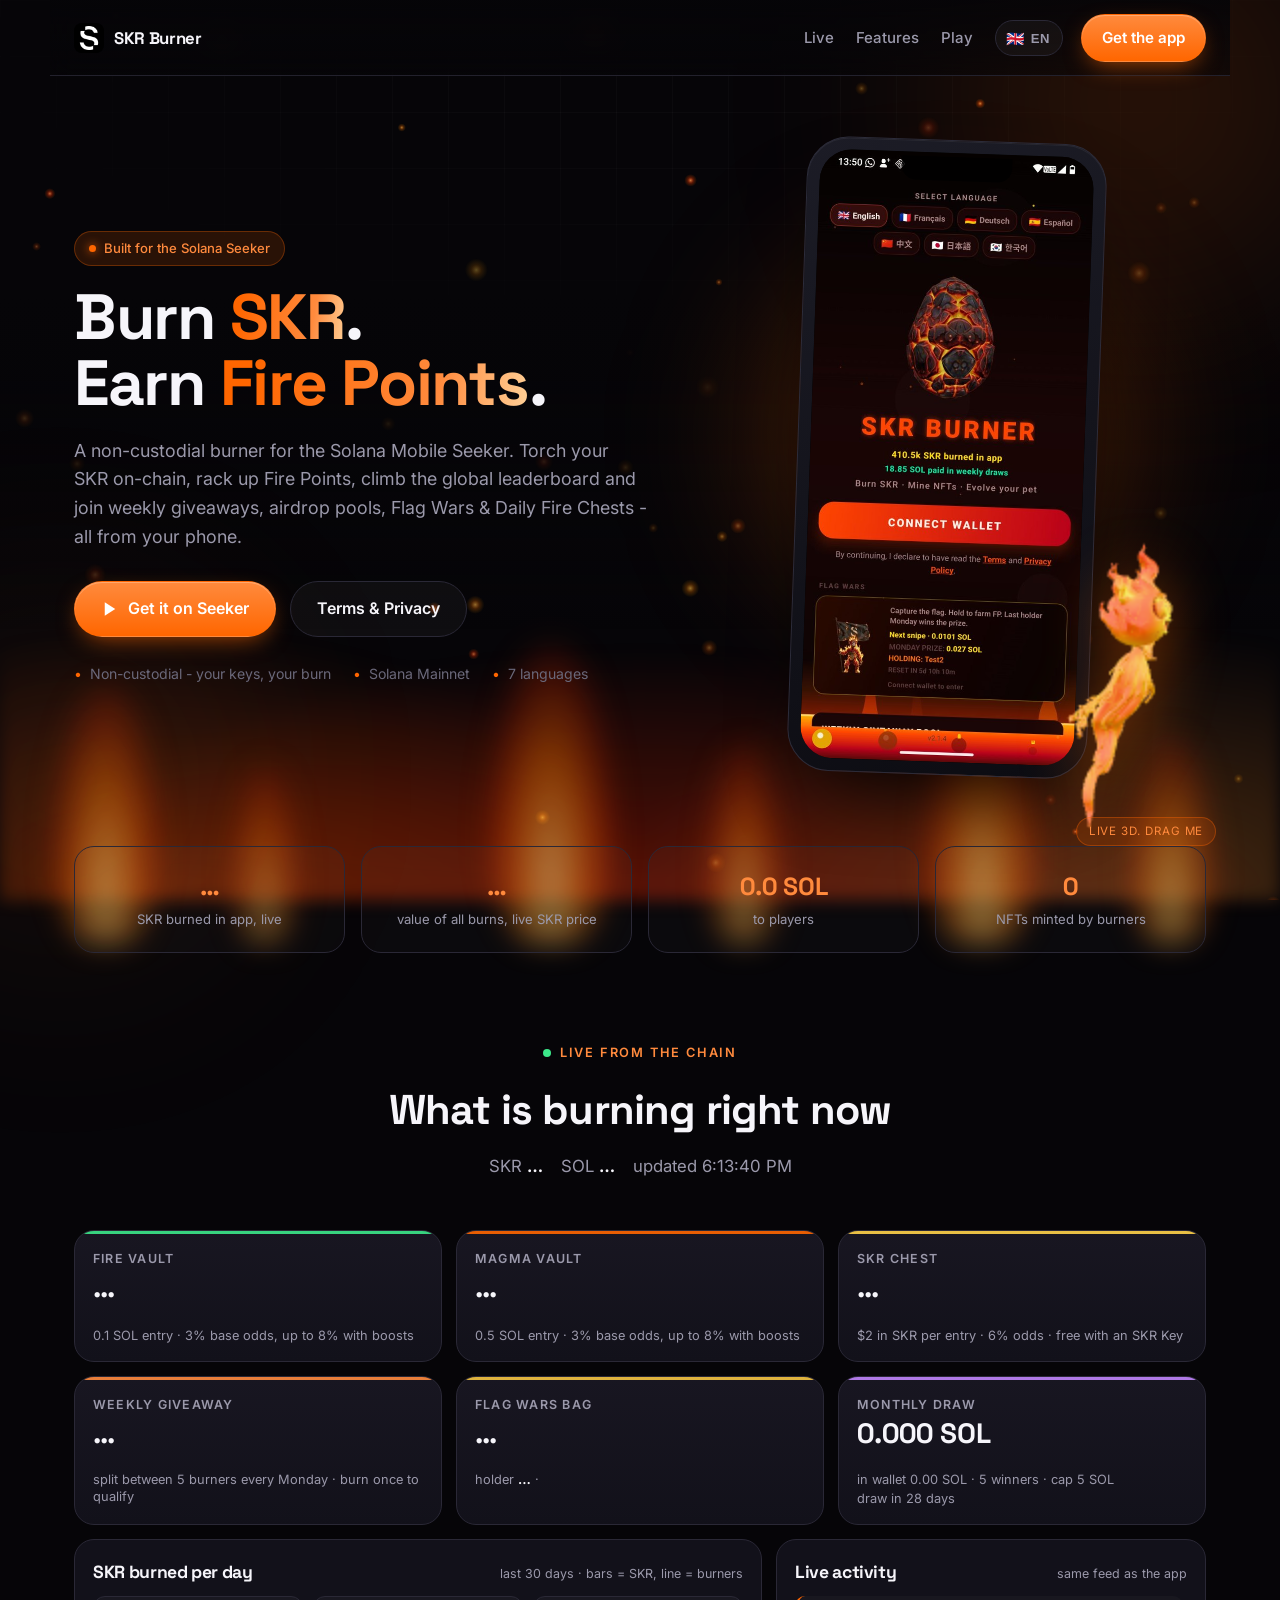
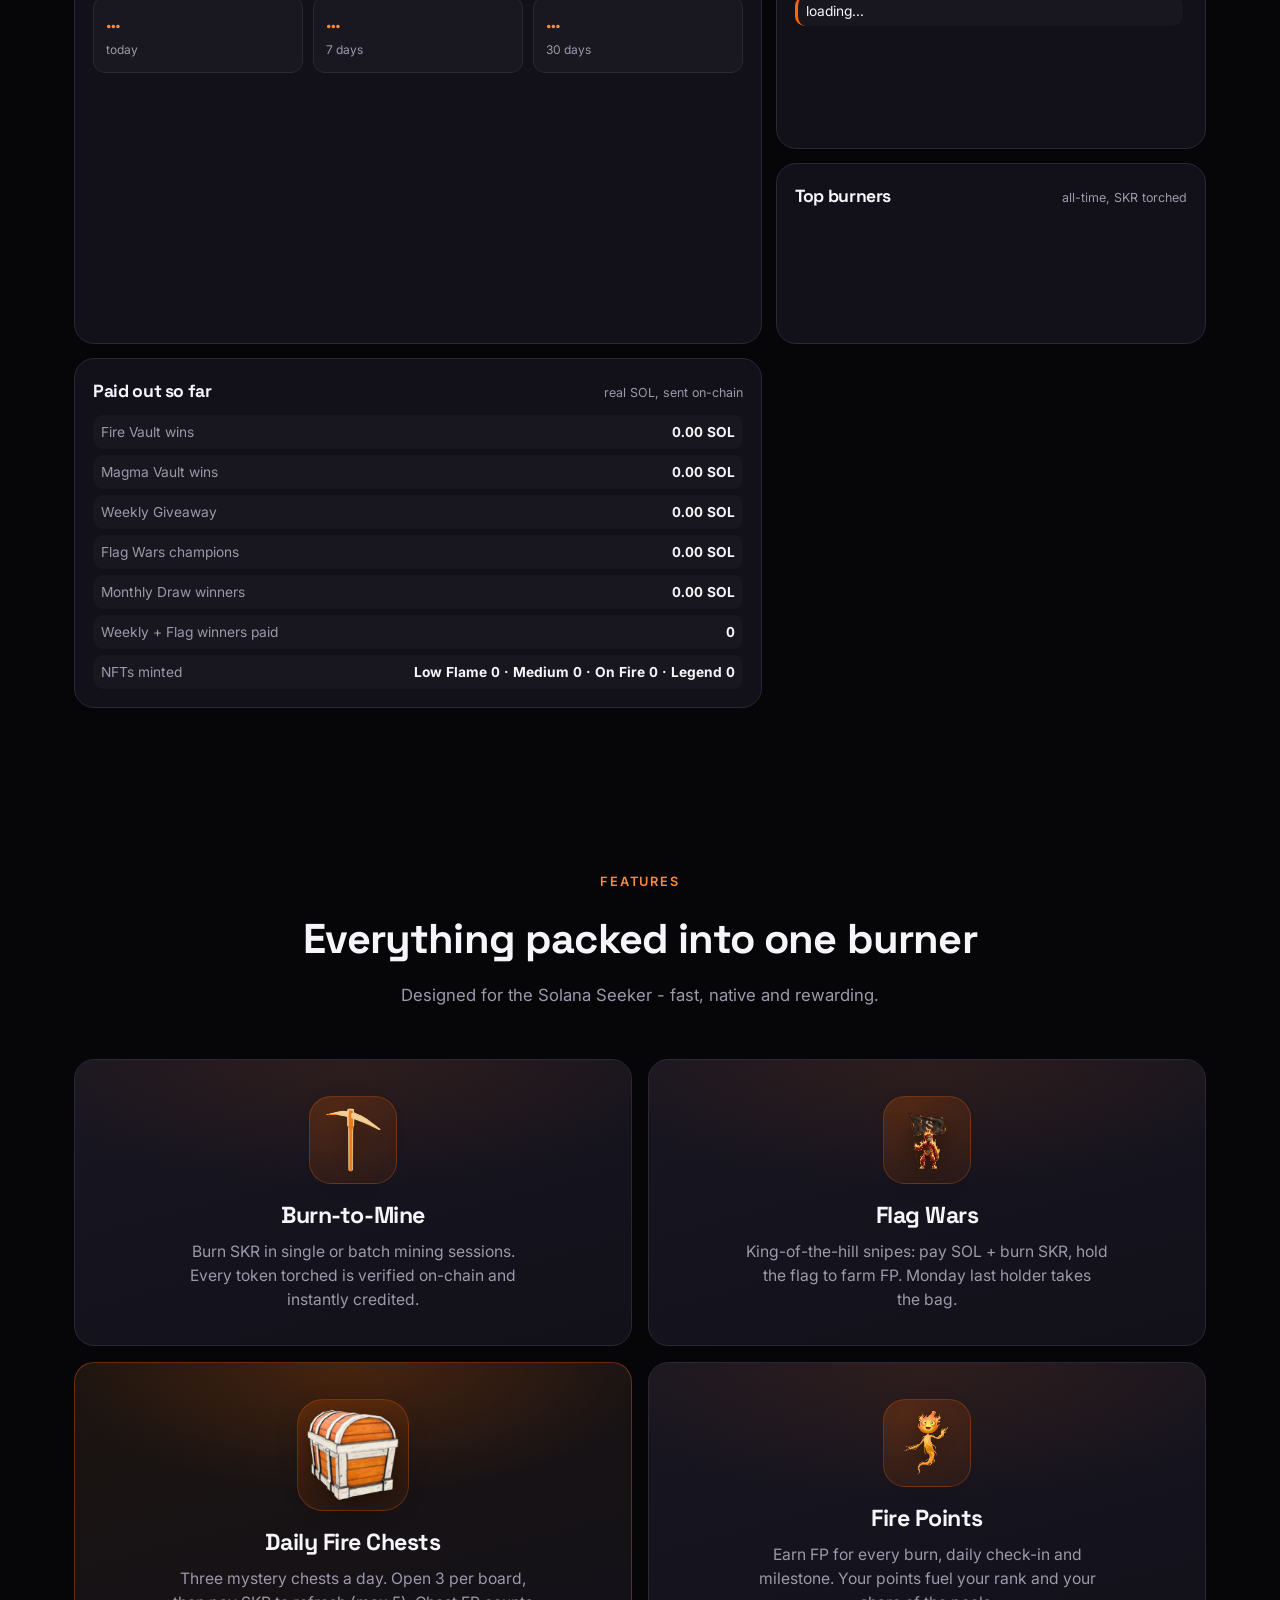
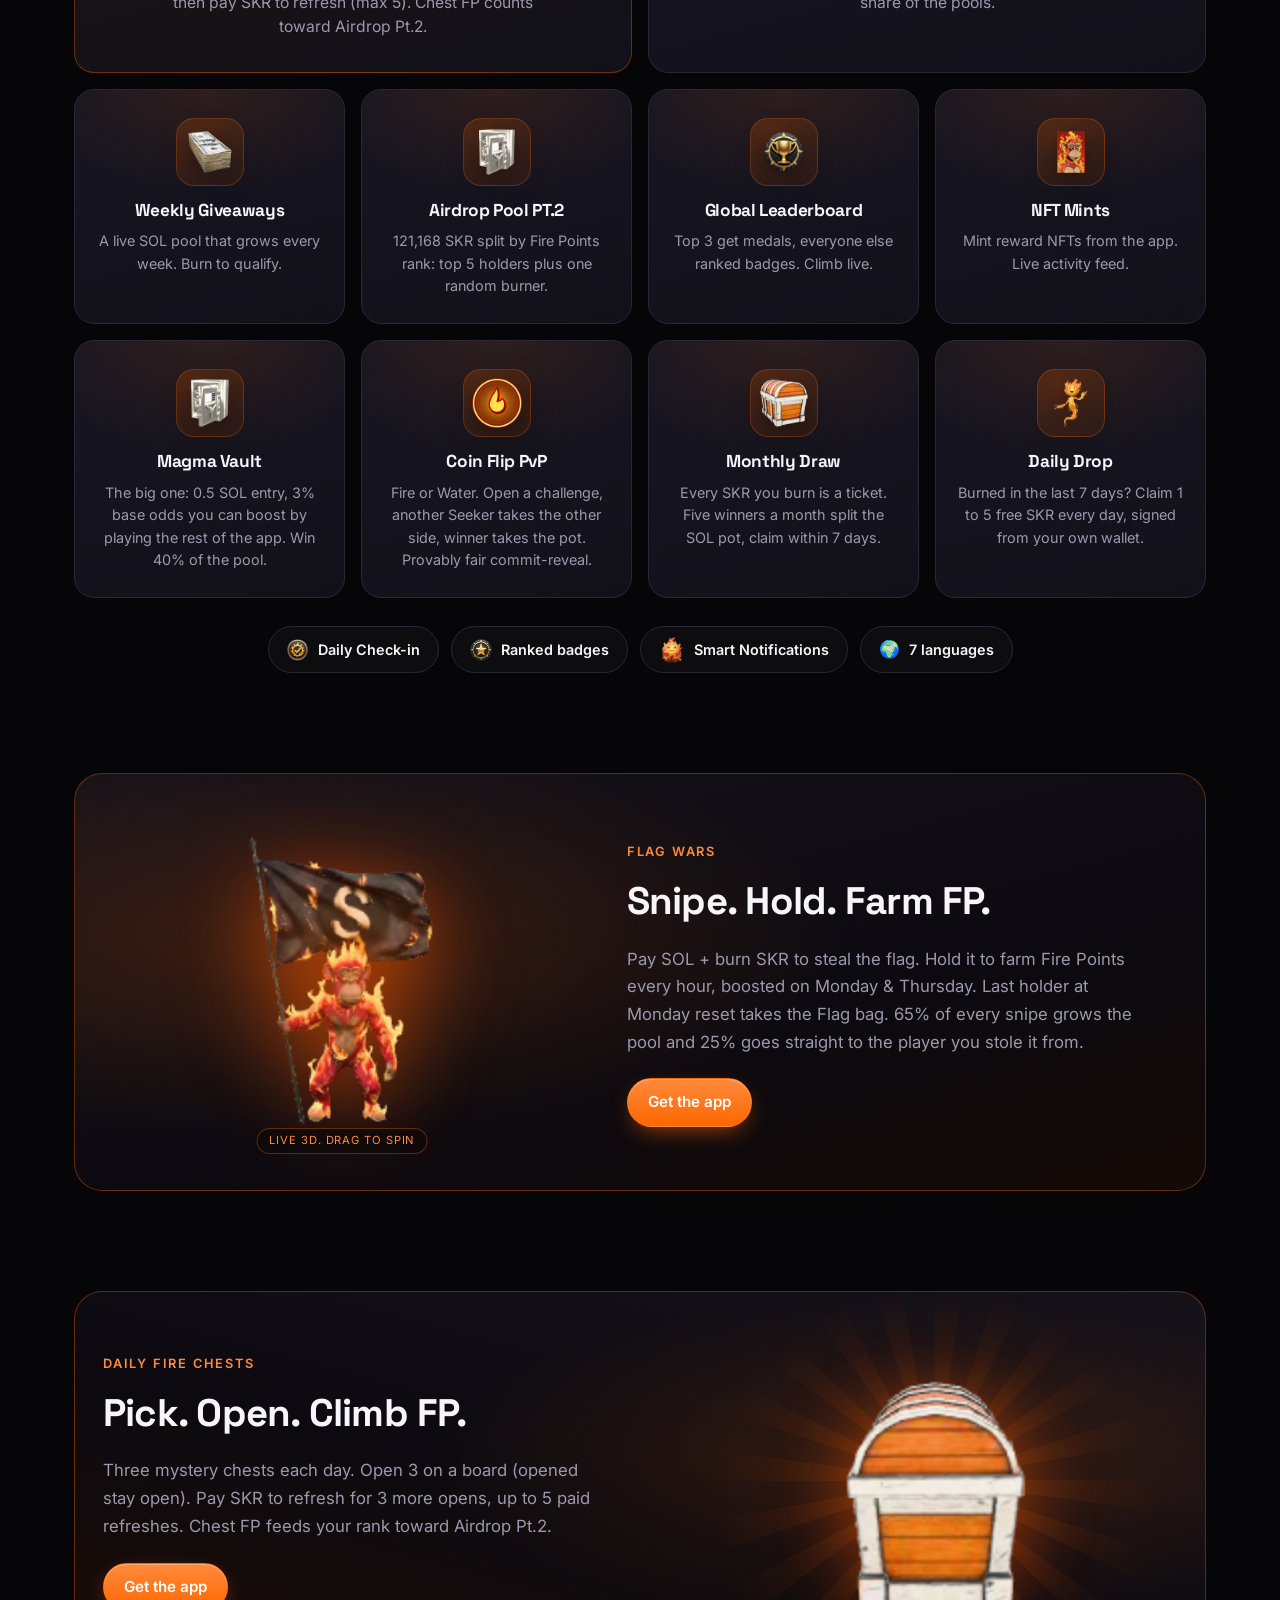
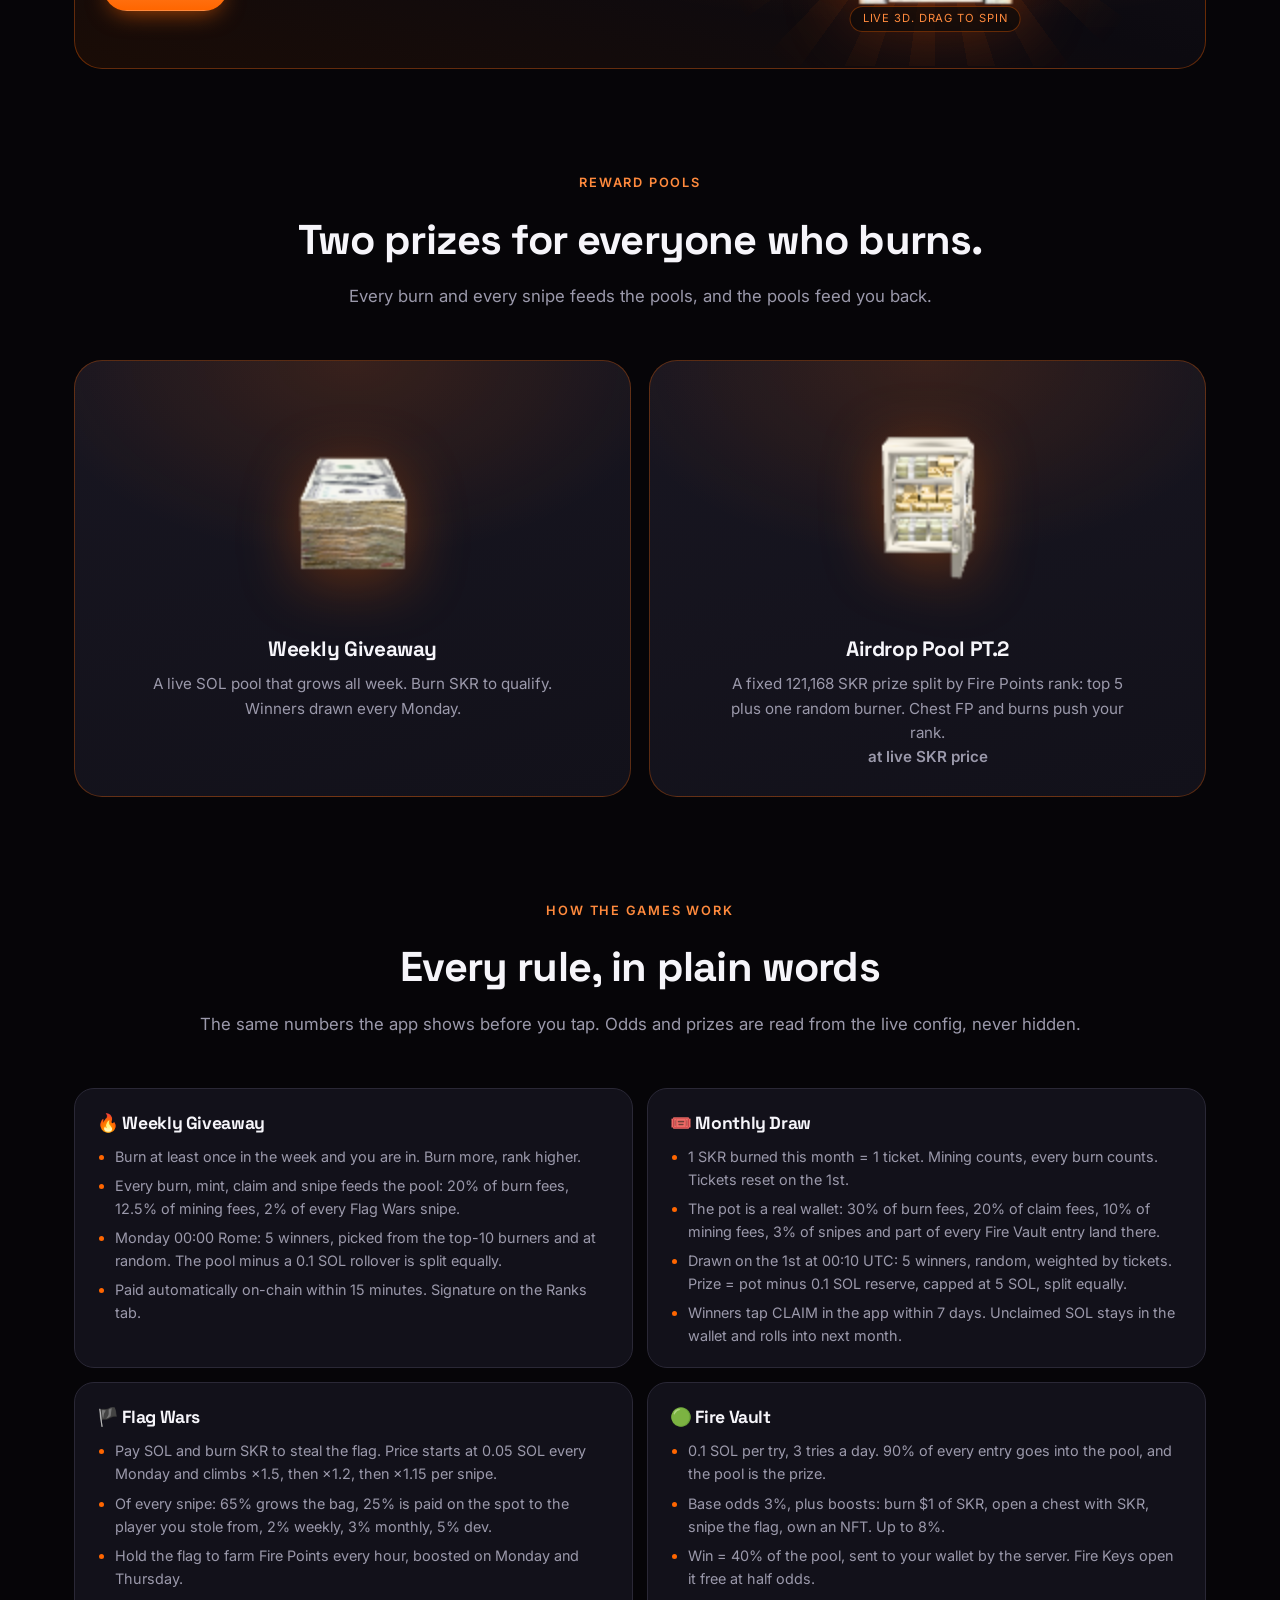
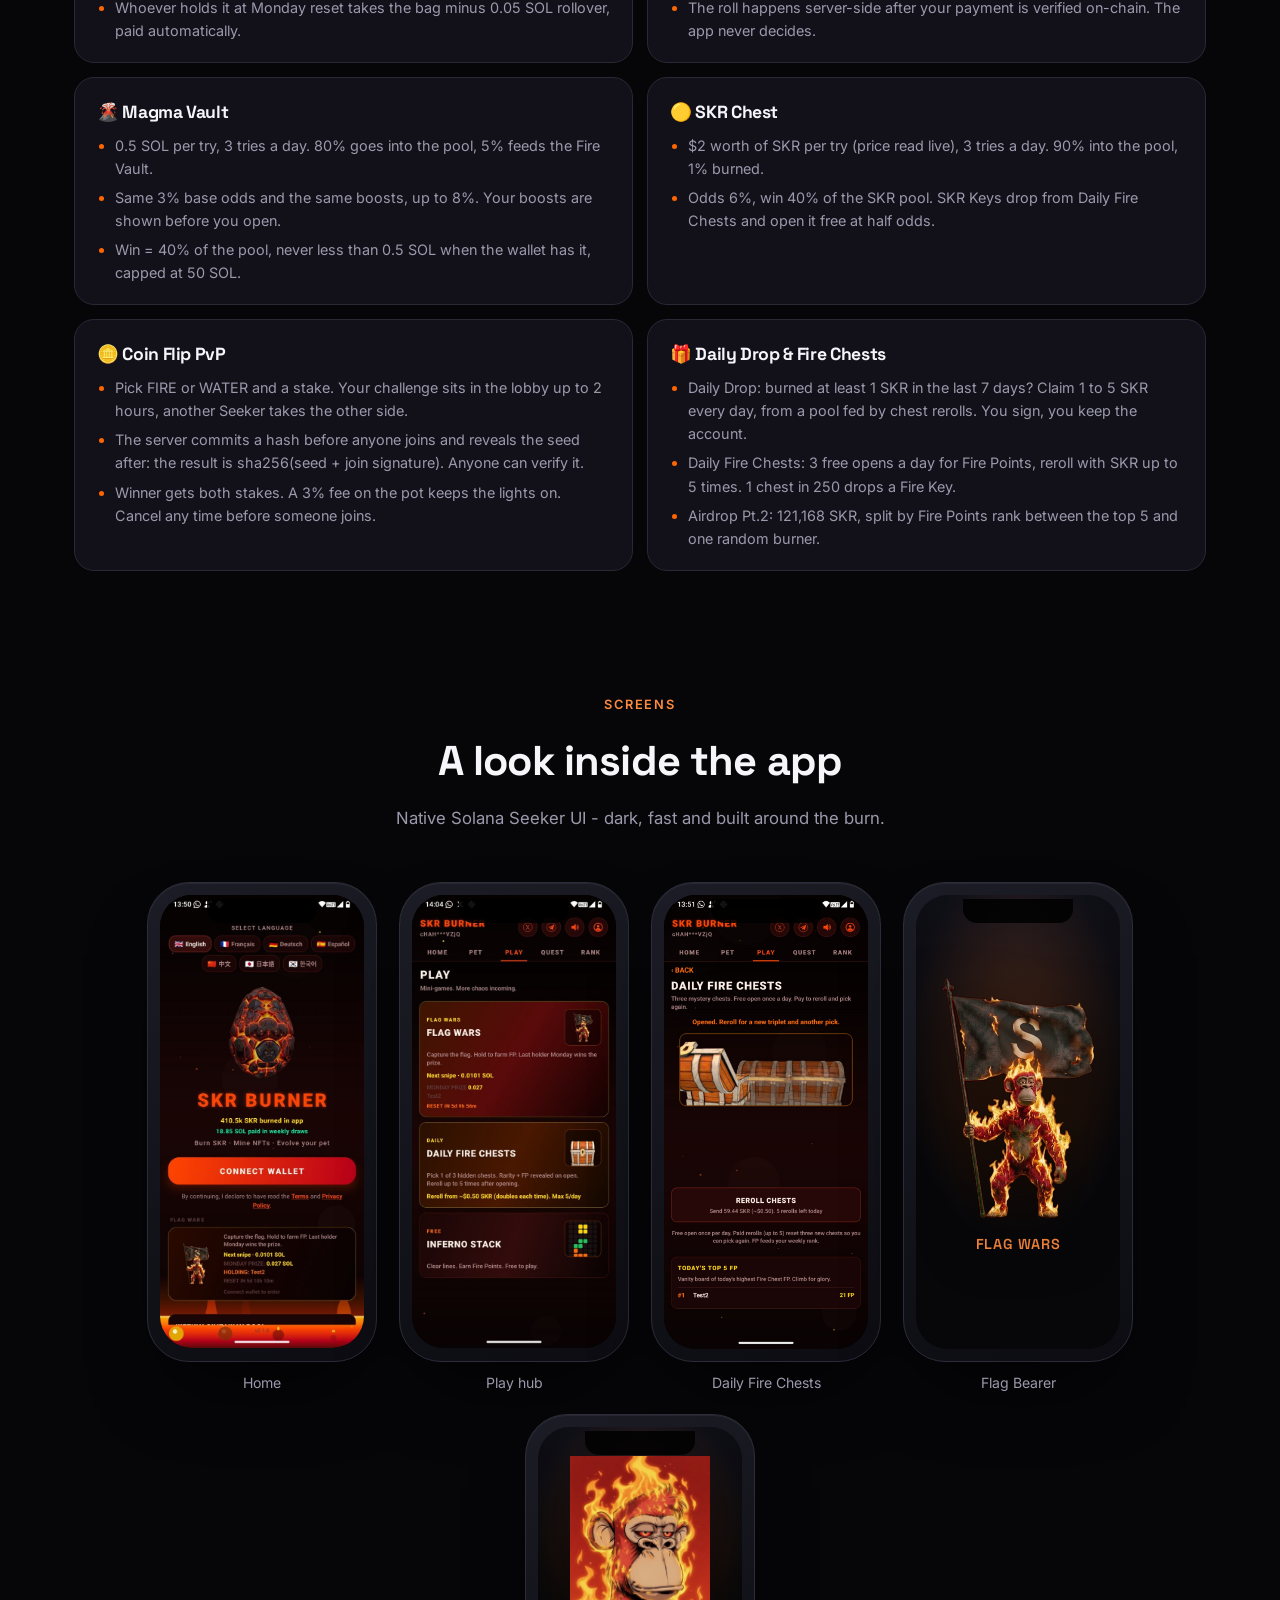
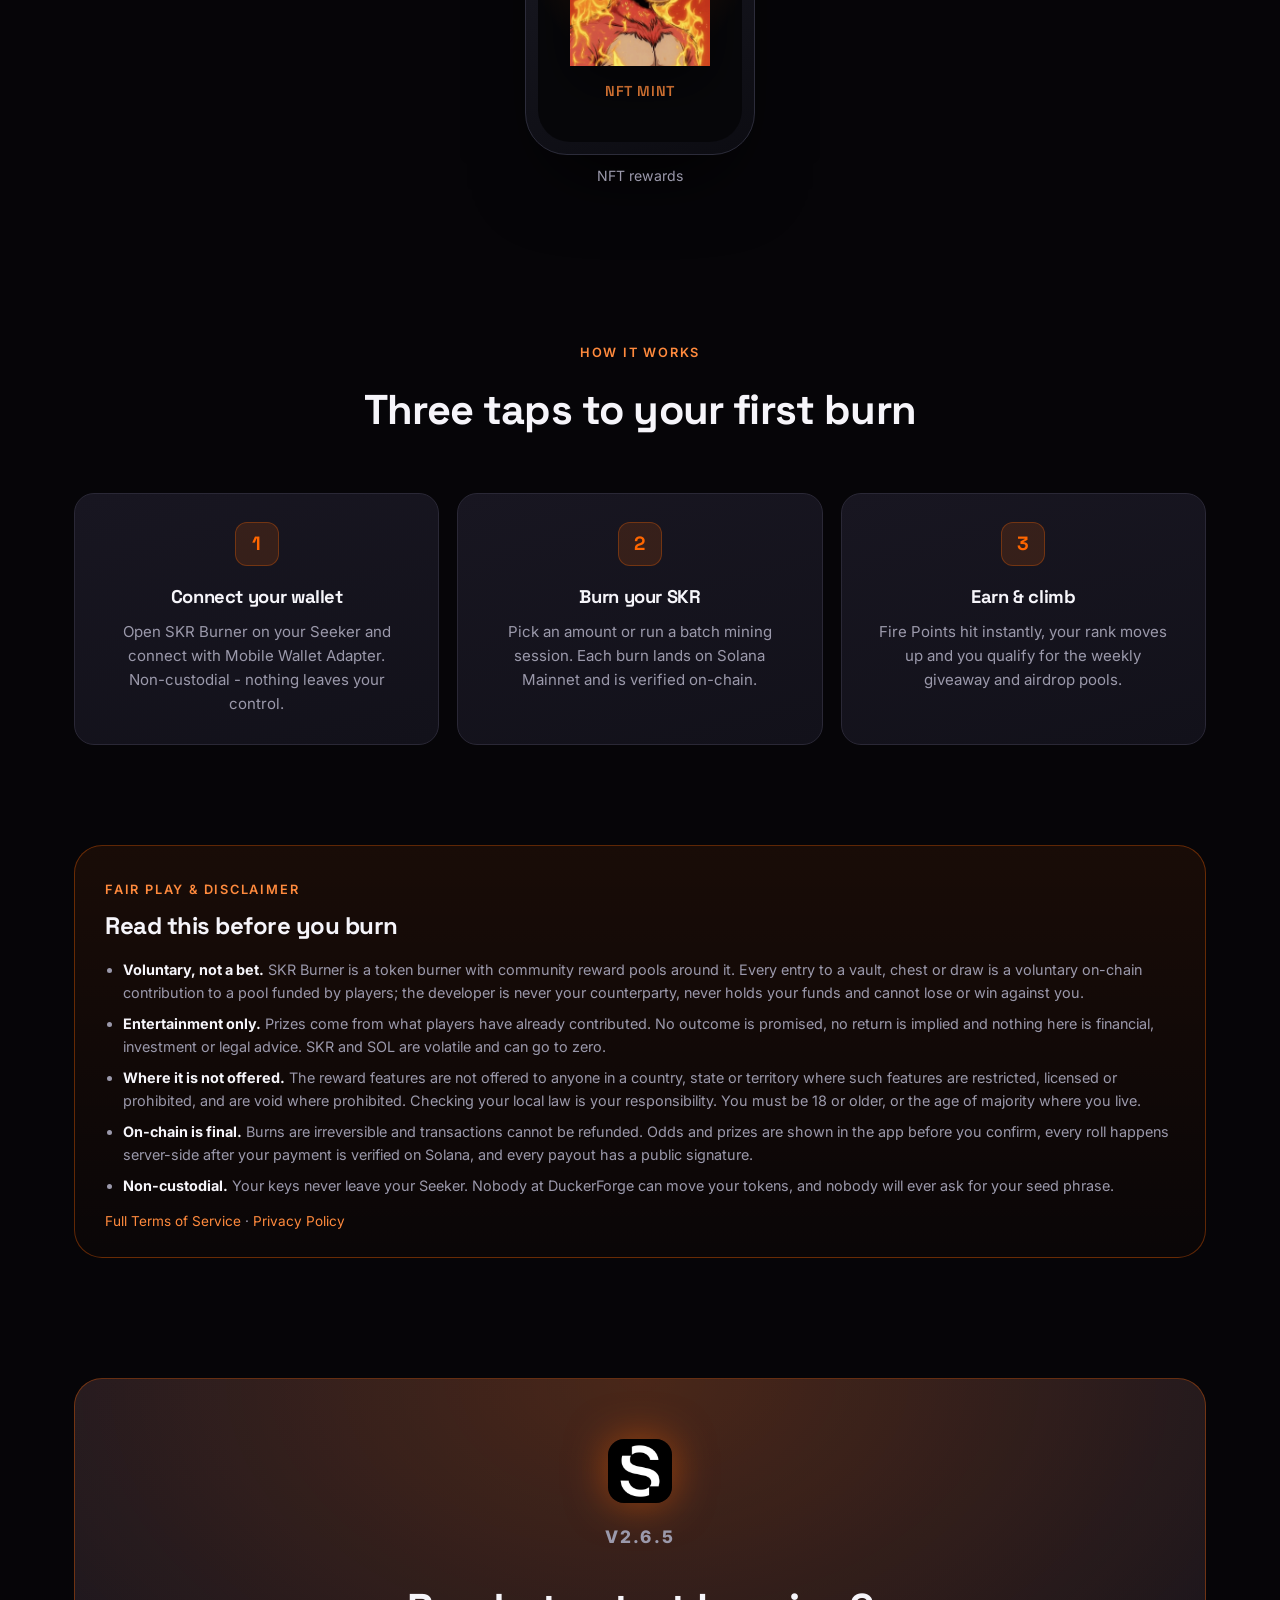
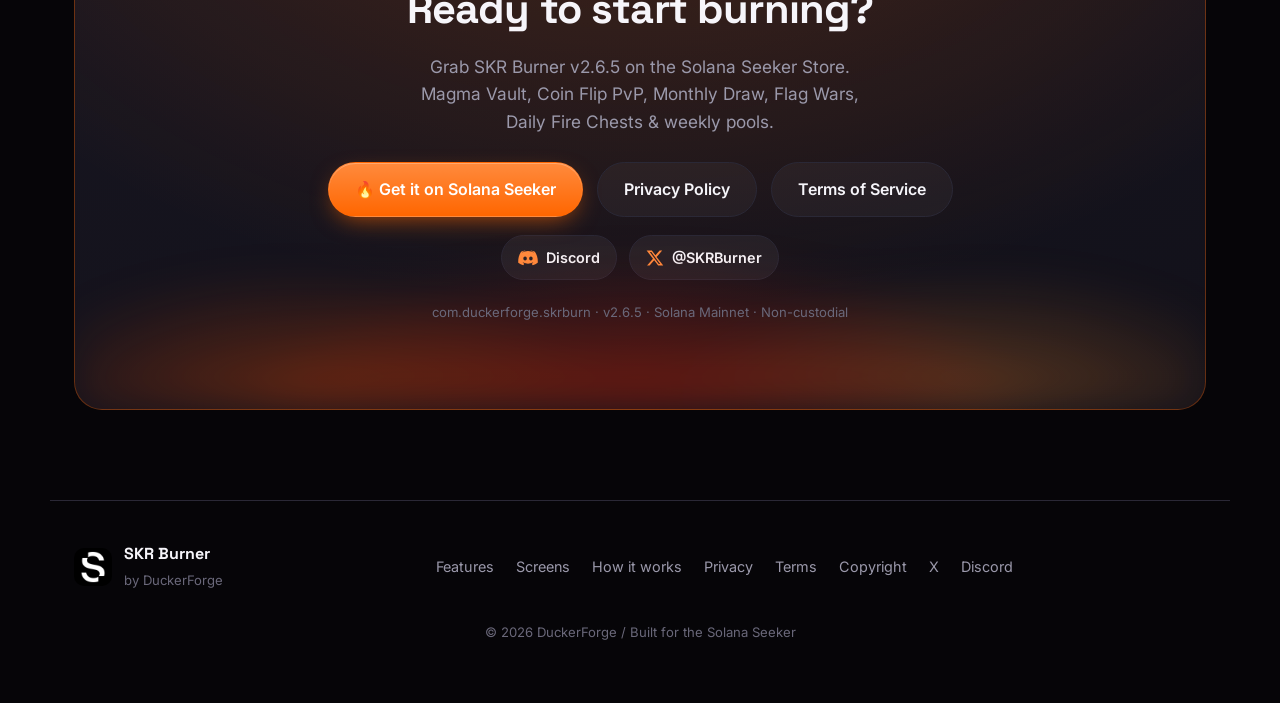
<file: index.html>
<!DOCTYPE html>
<html lang="en">
<head>
  <meta charset="UTF-8" />
  <meta name="viewport" content="width=device-width, initial-scale=1.0" />
  <title>SKR Burner - Burn SKR, earn Fire Points on Solana Seeker</title>
  <meta name="description" content="SKR Burner is a non-custodial Solana Seeker app: burn SKR tokens, earn Fire Points, play Flag Wars &amp; Daily Fire Chests, climb the leaderboard and join weekly giveaways &amp; airdrop pools." />
  <meta name="theme-color" content="#ff6600" />

  <meta property="og:type" content="website" />
  <meta property="og:title" content="SKR Burner - Burn. Earn. Climb." />
  <meta property="og:description" content="Burn SKR tokens on Solana Seeker, earn Fire Points, win weekly giveaways and airdrops. Non-custodial, on Solana Mainnet." />
  <meta property="og:image" content="assets/icon.png" />
  <meta name="twitter:card" content="summary_large_image" />

  <link rel="icon" type="image/png" href="assets/favicon.png" />
  <link rel="apple-touch-icon" href="assets/icon.png" />
  <link rel="preconnect" href="https://fonts.googleapis.com" />
  <link rel="preconnect" href="https://fonts.gstatic.com" crossorigin />
  <link href="https://fonts.googleapis.com/css2?family=Space+Grotesk:wght@400;500;600;700&family=Inter:wght@400;500;600&display=swap" rel="stylesheet" />
  <link rel="stylesheet" href="styles.css" />
  <noscript><style>.reveal{opacity:1!important;transform:none!important}</style></noscript>
  <script type="module" src="assets/js/model-viewer.min.js"></script>
</head>
<body>
  <!-- ambient: canvas embers + CSS flame tongues -->
  <canvas id="embers" aria-hidden="true"></canvas>
  <div class="bg-grid" aria-hidden="true"></div>
  <div class="bg-fire" aria-hidden="true"></div>
  <div class="flames" aria-hidden="true">
    <span class="flame flame--1"></span>
    <span class="flame flame--2"></span>
    <span class="flame flame--3"></span>
    <span class="flame flame--4"></span>
    <span class="flame flame--5"></span>
    <span class="flame flame--6"></span>
  </div>
  <div class="bg-glow bg-glow--1" aria-hidden="true"></div>
  <div class="bg-glow bg-glow--2" aria-hidden="true"></div>

  <!-- NAV, short: Features · Play · Get the app -->
  <header class="nav" id="top">
    <a class="nav__brand" href="#top" aria-label="SKR Burner home">
      <img src="assets/logo.jpg" alt="SKR Burner logo" class="nav__logo" />
      <span class="nav__name">SKR&nbsp;Burner</span>
    </a>
    <nav class="nav__links" id="nav-links" aria-label="Primary">
      <a href="#live" data-i18n="navLive">Live</a>
      <a href="#features" data-i18n="navFeatures">Features</a>
      <a href="#play" data-i18n="navPlay">Play</a>
    </nav>
    <div class="lang" id="lang-switch" role="group" aria-label="Language"></div>
    <a class="btn btn--primary nav__cta" href="#download" data-i18n="navCta">Get the app</a>
    <button class="nav__burger" id="nav-burger" aria-label="Menu" aria-expanded="false">
      <span></span><span></span><span></span>
    </button>
  </header>
  <div class="nav__drawer" id="nav-drawer" hidden>
    <a href="#features" data-i18n="navFeatures">Features</a>
    <a href="#play" data-i18n="navPlay">Play</a>
    <a href="#screens" data-i18n="navScreens">Screens</a>
    <a href="#how" data-i18n="navHow">How it works</a>
    <a href="#download" class="nav__drawer-cta" data-i18n="navCta">Get the app</a>
  </div>

  <!-- REFERRAL BANNER (shown by JS when ?ref=CODE) -->
  <div class="refbar" id="refbar" hidden>
    <div class="refbar__inner">
      <img src="assets/ico-app-fp.png" alt="" class="refbar__ico" width="40" height="40" />
      <div class="refbar__txt">
        <b data-i18n="refTitle">You've been invited!</b>
        <span data-i18n="refBody">Install SKR Burner, open Profile and enter this code for bonus Fire Points:</span>
      </div>
      <button class="refbar__code" id="refbar-code" type="button" title="Copy">
        <span id="refbar-code-txt">------</span>
        <svg viewBox="0 0 24 24" width="15" height="15" aria-hidden="true"><path fill="currentColor" d="M16 1H4a2 2 0 0 0-2 2v14h2V3h12V1zm3 4H8a2 2 0 0 0-2 2v14a2 2 0 0 0 2 2h11a2 2 0 0 0 2-2V7a2 2 0 0 0-2-2zm0 16H8V7h11v14z"/></svg>
      </button>
      <span class="refbar__copied" id="refbar-copied" data-i18n="refCopied" hidden>Copied!</span>
    </div>
  </div>

  <main>
    <!-- HERO -->
    <section class="hero">
      <div class="hero__copy reveal">
        <span class="pill">
          <span class="pill__dot"></span>
          <span data-i18n="pill">Built for the Solana Seeker</span>
        </span>
        <h1 class="hero__title" data-i18n-html="heroTitleHtml">
          Burn <span class="grad">SKR</span>.<br />
          Earn <span class="grad">Fire&nbsp;Points</span>.
        </h1>
        <p class="hero__sub" data-i18n="heroSub">
          A non-custodial burner for the Solana Mobile Seeker. Torch your SKR on-chain,
          rack up Fire Points, climb the global leaderboard and join weekly
          giveaways, airdrop pools, Flag Wars &amp; Daily Fire Chests, all from your phone.
        </p>
        <div class="hero__cta">
          <a class="btn btn--primary btn--lg" href="#download">
            <svg viewBox="0 0 24 24" width="18" height="18" aria-hidden="true"><path fill="currentColor" d="M5 3l14 9-14 9z"/></svg>
            <span data-i18n="ctaSeeker">Get it on Seeker</span>
          </a>
          <a class="btn btn--ghost btn--lg" href="terms.html" data-i18n="ctaLegal">
            Terms &amp; Privacy
          </a>
        </div>
        <ul class="hero__trust">
          <li data-i18n="trust1"><strong>Non-custodial</strong>: your keys, your burn</li>
          <li data-i18n="trust2"><strong>Solana Mainnet</strong></li>
          <li data-i18n="trust3"><strong>7 languages</strong></li>
        </ul>
      </div>

      <div class="hero__device reveal">
        <div class="phone phone--hero phone--shot">
          <div class="phone__notch"></div>
          <div class="phone__screen phone__screen--shot">
            <img src="screenshots/home.jpg" alt="SKR Burner home on Solana Seeker" class="shot" width="540" height="1201" />
          </div>
        </div>
        <model-viewer class="hero__pet" src="assets/models/flame.glb"
          alt="Flame pet, live 3D from the app" camera-controls disable-zoom disable-pan
          auto-rotate auto-rotate-delay="0" rotation-per-second="24deg"
          interaction-prompt="none" exposure="1.1" shadow-intensity="0"
          camera-orbit="0deg 80deg 118%" min-camera-orbit="auto auto 118%" max-camera-orbit="auto auto 118%"
          loading="eager" reveal="auto"></model-viewer>
        <span class="hero__pet-tag" data-i18n="heroPetTag">Live 3D. Drag me</span>
        <div class="device-glow" aria-hidden="true"></div>
      </div>
    </section>

    <!-- TRUST STRIP -->
    <section class="strip strip--live" aria-label="Live highlights">
      <div class="strip__item"><b id="s-burned">…</b><span data-i18n="stripBurned">SKR burned in app, live</span></div>
      <div class="strip__item"><b id="s-usd">…</b><span id="live-usd-note" data-i18n="stripUsd">value of all burns, live SKR price</span></div>
      <div class="strip__item"><b id="s-paid">…</b><span id="s-paid-sub" data-i18n="stripPaid">SOL paid to players</span></div>
      <div class="strip__item"><b id="s-nft">…</b><span data-i18n="stripNft">NFTs minted by burners</span></div>
    </section>

    <!-- LIVE: numbers straight from the chain and the app database -->
    <section class="section section--live" id="live">
      <div class="section__head reveal">
        <span class="eyebrow"><span class="livedot"></span> <span data-i18n="liveEyebrow">Live from the chain</span></span>
        <h2 data-i18n="liveTitle">What is burning right now</h2>
        <p class="live__meta"><span>SKR <b id="p-skr">…</b></span><span>SOL <b id="p-sol">…</b></span><span id="live-stamp">updating…</span></p>
      </div>

      <div class="poolgrid reveal">
        <article class="pcard pcard--fv"><span class="pcard__k" data-i18n="lpFv">Fire Vault</span><b id="pool-fv">…</b><em id="pool-fv-usd"></em><small id="pool-fv-prize"></small><small data-i18n="lpFvSub">0.1 SOL entry · 3% base odds, up to 8% with boosts</small></article>
        <article class="pcard pcard--mg"><span class="pcard__k" data-i18n="lpMg">Magma Vault</span><b id="pool-mg">…</b><em id="pool-mg-usd"></em><small id="pool-mg-prize"></small><small data-i18n="lpMgSub">0.5 SOL entry · 3% base odds, up to 8% with boosts</small></article>
        <article class="pcard pcard--sc"><span class="pcard__k" data-i18n="lpSc">SKR Chest</span><b id="pool-sc">…</b><em id="pool-sc-usd"></em><small id="pool-sc-prize"></small><small data-i18n="lpScSub">$2 in SKR per entry · 6% odds · free with an SKR Key</small></article>
        <article class="pcard pcard--wk"><span class="pcard__k" data-i18n="lpWk">Weekly Giveaway</span><b id="pool-wk">…</b><em id="pool-wk-usd"></em><small data-i18n="lpWkSub">split between 5 burners every Monday · burn once to qualify</small></article>
        <article class="pcard pcard--cf"><span class="pcard__k" data-i18n="lpCf">Flag Wars bag</span><b id="pool-cf">…</b><em id="pool-cf-usd"></em><small><span data-i18n="lpCfHolder">holder</span> <strong id="flag-holder">…</strong> · <span id="flag-price"></span></small><small id="flag-week"></small></article>
        <article class="pcard pcard--mo"><span class="pcard__k" data-i18n="lpMo">Monthly Draw</span><b id="pool-mo">…</b><em id="pool-mo-usd"></em><small id="pool-mo-sub"></small><small id="pool-mo-when"></small></article>
      </div>

      <div class="livegrid">
        <div class="chartbox reveal">
          <div class="chartbox__head">
            <h3 data-i18n="chartTitle">SKR burned per day</h3>
            <span data-i18n="chartSub">last 30 days · bars = SKR, line = burners</span>
          </div>
          <div class="chartstats">
            <div><b id="c-today">…</b><span id="c-today-sub">today</span></div>
            <div><b id="c-7">…</b><span id="c-7-sub">7 days</span></div>
            <div><b id="c-30">…</b><span id="c-30-sub">30 days</span></div>
          </div>
          <svg id="burnchart" viewBox="0 0 900 260" preserveAspectRatio="none" role="img" aria-label="SKR burned per day, last 30 days"></svg>
        </div>

        <div class="feedbox reveal">
          <div class="chartbox__head"><h3 data-i18n="feedTitle">Live activity</h3><span data-i18n="feedSub">same feed as the app</span></div>
          <ul class="feed" id="livefeed"><li class="feed__row"><span class="feed__txt">loading…</span></li></ul>
        </div>

        <div class="topbox reveal">
          <div class="chartbox__head"><h3 data-i18n="topTitle">Top burners</h3><span data-i18n="topSub">all-time, SKR torched</span></div>
          <ol class="tb" id="topburners"></ol>
        </div>

        <div class="paidbox reveal">
          <div class="chartbox__head"><h3 data-i18n="paidTitle">Paid out so far</h3><span data-i18n="paidSub">real SOL, sent on-chain</span></div>
          <ul class="paid">
            <li><span data-i18n="paidFv">Fire Vault wins</span><b id="paid-vault">…</b></li>
            <li><span data-i18n="paidMg">Magma Vault wins</span><b id="paid-magma">…</b></li>
            <li><span data-i18n="paidWk">Weekly Giveaway</span><b id="paid-weekly">…</b></li>
            <li><span data-i18n="paidCf">Flag Wars champions</span><b id="paid-flag">…</b></li>
            <li><span data-i18n="paidMl">Monthly Draw winners</span><b id="paid-monthly">…</b></li>
            <li><span data-i18n="paidWinners">Weekly + Flag winners paid</span><b id="paid-winners">…</b></li>
            <li><span data-i18n="paidNft">NFTs minted</span><b id="nft-tiers">…</b></li>
          </ul>
        </div>
      </div>
    </section>

    <!-- FEATURES, bento, centered, real app icons -->
    <section class="section" id="features">
      <div class="section__head reveal">
        <span class="eyebrow" data-i18n="featEyebrow">Features</span>
        <h2 data-i18n="featTitle">Everything packed into one burner</h2>
        <p data-i18n="featSub">Designed for the Solana Seeker. Fast, native and rewarding.</p>
      </div>

      <div class="bento">
        <article class="fcard fcard--hero reveal">
          <div class="fcard__ico"><img src="assets/ico-app-pickaxe.png" alt="" width="256" height="256" /></div>
          <h3 data-i18n="featBurnTitle">Burn-to-Mine</h3>
          <p data-i18n="featBurnBody">Burn SKR in single or batch mining sessions. Every token torched is verified on-chain and instantly credited.</p>
        </article>

        <article class="fcard fcard--hero reveal">
          <div class="fcard__ico"><img src="assets/ico-app-flag.png" alt="" width="256" height="256" /></div>
          <h3 data-i18n="featFlagTitle">Flag Wars</h3>
          <p data-i18n="featFlagBody">King-of-the-hill snipes: pay SOL + burn SKR, hold the flag to farm FP. Monday last holder takes the bag.</p>
        </article>

        <article class="fcard fcard--hero fcard--chest reveal">
          <div class="fcard__ico fcard__ico--xl"><img src="assets/ico-app-chest.png" alt="" width="256" height="256" /></div>
          <h3 data-i18n="featChestTitle">Daily Fire Chests</h3>
          <p data-i18n="featChestBody">Three mystery chests a day. Open 3 per board, then pay SKR to refresh (max 5). Chest FP counts toward Airdrop Pt.2.</p>
        </article>

        <article class="fcard fcard--hero reveal">
          <div class="fcard__ico"><img src="assets/ico-app-fp.png" alt="" width="256" height="256" /></div>
          <h3 data-i18n="featFpTitle">Fire Points</h3>
          <p data-i18n="featFpBody">Earn FP for every burn, daily check-in and milestone. Your points fuel your rank and your share of the pools.</p>
        </article>

        <article class="fcard reveal">
          <div class="fcard__ico fcard__ico--sm"><img src="assets/ico-app-money.png" alt="" width="256" height="256" /></div>
          <h3 data-i18n="featGiveTitle">Weekly Giveaways</h3>
          <p data-i18n="featGiveBody">A live SOL pool that grows every week. Burn to qualify.</p>
        </article>

        <article class="fcard reveal">
          <div class="fcard__ico fcard__ico--sm"><img src="assets/ico-app-vault.png" alt="" width="256" height="256" /></div>
          <h3 data-i18n="featAirTitle">Airdrop Pool PT.2</h3>
          <p data-i18n="featAirBody">121,168 SKR split by Fire Points rank: top 5 holders plus one random burner.</p>
        </article>

        <article class="fcard reveal">
          <div class="fcard__ico fcard__ico--sm"><img src="assets/ico-app-cup.png" alt="" width="256" height="256" /></div>
          <h3 data-i18n="featLbTitle">Global Leaderboard</h3>
          <p data-i18n="featLbBody">Top 3 get medals, everyone else ranked badges. Climb live.</p>
        </article>

        <article class="fcard reveal">
          <div class="fcard__ico fcard__ico--sm"><img src="assets/ico-app-nft.png" alt="" width="256" height="256" /></div>
          <h3 data-i18n="featNftTitle">NFT Mints</h3>
          <p data-i18n="featNftBody">Mint reward NFTs from the app. Live activity feed.</p>
        </article>

        <article class="fcard reveal">
          <div class="fcard__ico fcard__ico--sm"><img src="assets/ico3d-vault.png" alt="" width="256" height="256" /></div>
          <h3 data-i18n="featMagmaTitle">Magma Vault</h3>
          <p data-i18n="featMagmaBody">The big one: 0.5 SOL entry, 3% base odds you can boost by playing the rest of the app. Win 40% of the pool.</p>
        </article>

        <article class="fcard reveal">
          <div class="fcard__ico fcard__ico--sm"><img src="assets/ico-app-coin.png" alt="" width="256" height="256" /></div>
          <h3 data-i18n="featFlipTitle">Coin Flip PvP</h3>
          <p data-i18n="featFlipBody">Fire or Water. Open a challenge, another Seeker takes the other side, winner takes the pot. Provably fair commit-reveal.</p>
        </article>

        <article class="fcard reveal">
          <div class="fcard__ico fcard__ico--sm"><img src="assets/ico3d-chest.png" alt="" width="256" height="256" /></div>
          <h3 data-i18n="featMonthlyTitle">Monthly Draw</h3>
          <p data-i18n="featMonthlyBody">Every SKR you burn is a ticket. Five winners a month split the SOL pot, claim within 7 days.</p>
        </article>

        <article class="fcard reveal">
          <div class="fcard__ico fcard__ico--sm"><img src="assets/ico3d-flame.png" alt="" width="256" height="256" /></div>
          <h3 data-i18n="featDropTitle">Daily Drop</h3>
          <p data-i18n="featDropBody">Burned in the last 7 days? Claim 1 to 5 free SKR every day, signed from your own wallet.</p>
        </article>
      </div>

      <div class="chiprow reveal" aria-label="More features">
        <span class="chip"><img src="assets/check.png" alt="" /><b data-i18n="featCheckTitle">Daily Check-in</b></span>
        <span class="chip"><img src="assets/medaglia.png" alt="" /><b data-i18n="featRankTitle">Ranked badges</b></span>
        <span class="chip"><img src="assets/ico-app-spark.png" alt="" class="chip__spark" /><b data-i18n="featNotifTitle">Smart Notifications</b></span>
        <span class="chip"><span class="chip__emoji">🌍</span><b data-i18n="featLangTitle">7 languages</b></span>
      </div>
    </section>

    <!-- PLAY: FLAG WARS -->
    <section class="section section--flag" id="play">
      <div class="flagwars reveal">
        <div class="flagwars__art">
          <model-viewer class="mv mv--flag" src="assets/models/flagbearer.glb"
            alt="Flag Bearer, live 3D from the app" camera-controls disable-zoom disable-pan
            auto-rotate auto-rotate-delay="0" rotation-per-second="20deg"
            interaction-prompt="none" exposure="1.15" shadow-intensity="0"
            loading="lazy" reveal="auto"></model-viewer>
          <span class="mv__tag" data-i18n="mvTag">Live 3D. Drag to spin</span>
          <div class="flagwars__glow" aria-hidden="true"></div>
        </div>
        <div class="flagwars__copy">
          <span class="eyebrow" data-i18n="flagEyebrow">Flag Wars</span>
          <h2 data-i18n="flagTitle">Snipe. Hold. Farm FP.</h2>
          <p data-i18n="flagBody">Pay SOL + burn SKR to steal the flag. Hold it to farm Fire Points every hour, boosted on Monday &amp; Thursday. Last holder at Monday reset takes the Flag bag. 65% of every snipe grows the pool and 25% goes straight to the player you stole it from.</p>
          <a class="btn btn--primary" href="#download" data-i18n="navCta">Get the app</a>
        </div>
      </div>
    </section>

    <!-- PLAY: DAILY FIRE CHESTS -->
    <section class="section section--chests" id="firechests">
      <div class="firechests reveal">
        <div class="firechests__copy">
          <span class="eyebrow" data-i18n="chestEyebrow">Daily Fire Chests</span>
          <h2 data-i18n="chestTitle">Pick. Open. Climb FP.</h2>
          <p data-i18n="chestBody">Three mystery chests each day. Open 3 on a board. Pay SKR to refresh for 3 more opens, up to 5 paid refreshes. Chest FP feeds your rank toward Airdrop Pt.2.</p>
          <a class="btn btn--primary" href="#download" data-i18n="navCta">Get the app</a>
        </div>
        <div class="firechests__art">
          <div class="firechests__rays" aria-hidden="true"></div>
          <model-viewer class="mv mv--chest" src="assets/models/chest.glb"
            alt="Daily Fire Chest, live 3D from the app" camera-controls disable-zoom disable-pan
            auto-rotate auto-rotate-delay="0" rotation-per-second="18deg"
            animation-name="Open_Chest" autoplay
            interaction-prompt="none" exposure="1.15" shadow-intensity="0"
            loading="lazy" reveal="auto"></model-viewer>
          <span class="mv__tag" data-i18n="mvTag">Live 3D. Drag to spin</span>
          <div class="firechests__glow" aria-hidden="true"></div>
        </div>
      </div>
    </section>

    <!-- POOLS -->
    <section class="section section--pools" id="pools">
      <div class="section__head reveal">
        <span class="eyebrow" data-i18n="poolsEyebrow">Reward pools</span>
        <h2 data-i18n="poolsTitle">Two prizes for everyone who burns.</h2>
        <p data-i18n="poolsSub">Every burn and every snipe feeds the pools, and the pools feed you back.</p>
      </div>
      <div class="pools">
        <div class="poolcard reveal">
          <model-viewer class="mv mv--pool" src="assets/models/money.glb"
            alt="Weekly Giveaway pool, live 3D" camera-controls disable-zoom disable-pan
            auto-rotate auto-rotate-delay="0" rotation-per-second="22deg"
            interaction-prompt="none" exposure="1.1" shadow-intensity="0"
            loading="lazy" reveal="auto"></model-viewer>
          <h3 data-i18n="poolWeeklyTitle">Weekly Giveaway</h3>
          <p data-i18n="poolWeeklyBody">A live SOL pool that grows all week. Burn SKR to qualify. Winners drawn every Monday.</p><p class="poolcard__live"><b id="pool-wk-2"></b></p>
        </div>
        <div class="poolcard reveal">
          <model-viewer class="mv mv--pool" src="assets/models/vault.glb"
            alt="Airdrop Pt.2 vault, live 3D" camera-controls disable-zoom disable-pan
            auto-rotate auto-rotate-delay="0" rotation-per-second="22deg"
            interaction-prompt="none" exposure="1.1" shadow-intensity="0"
            loading="lazy" reveal="auto"></model-viewer>
          <h3 data-i18n="poolAirTitle">Airdrop Pool PT.2</h3>
          <p data-i18n="poolAirBody">A fixed 121,168 SKR prize split by Fire Points rank: top 5 plus one random burner. Chest FP and burns push your rank.</p><p class="poolcard__live"><b id="pool-air-usd"></b> <span data-i18n="poolAirLive">at live SKR price</span></p>
        </div>
      </div>
    </section>

    <!-- HOW EACH GAME WORKS -->
    <section class="section section--rules" id="rules">
      <div class="section__head reveal">
        <span class="eyebrow" data-i18n="rulesEyebrow">How the games work</span>
        <h2 data-i18n="rulesTitle">Every rule, in plain words</h2>
        <p data-i18n="rulesSub">The same numbers the app shows before you tap. Odds and prizes are read from the live config, never hidden.</p>
      </div>
      <div class="rules">
        <article class="rule reveal">
          <h3>🔥 <span data-i18n="rWkT">Weekly Giveaway</span></h3>
          <ul>
            <li data-i18n="rWk1">Burn at least once in the week and you are in. Burn more, rank higher.</li>
            <li data-i18n="rWk2">Every burn, mint, claim and snipe feeds the pool: 20% of burn fees, 12.5% of mining fees, 2% of every Flag Wars snipe.</li>
            <li data-i18n="rWk3">Monday 00:00 Rome: 5 winners, picked from the top-10 burners and at random. The pool minus a 0.1 SOL rollover is split equally.</li>
            <li data-i18n="rWk4">Paid automatically on-chain within 15 minutes. Signature on the Ranks tab.</li>
          </ul>
        </article>
        <article class="rule reveal">
          <h3>🎟️ <span data-i18n="rMoT">Monthly Draw</span></h3>
          <ul>
            <li data-i18n="rMo1">1 SKR burned this month = 1 ticket. Mining counts, every burn counts. Tickets reset on the 1st.</li>
            <li data-i18n="rMo2">The pot is a real wallet: 30% of burn fees, 20% of claim fees, 10% of mining fees, 3% of snipes and part of every Fire Vault entry land there.</li>
            <li data-i18n="rMo3">Drawn on the 1st at 00:10 UTC: 5 winners, random, weighted by tickets. Prize = pot minus 0.1 SOL reserve, capped at 5 SOL, split equally.</li>
            <li data-i18n="rMo4">Winners tap CLAIM in the app within 7 days. Unclaimed SOL stays in the wallet and rolls into next month.</li>
          </ul>
        </article>
        <article class="rule reveal">
          <h3>🏴 <span data-i18n="rCfT">Flag Wars</span></h3>
          <ul>
            <li data-i18n="rCf1">Pay SOL and burn SKR to steal the flag. Price starts at 0.05 SOL every Monday and climbs ×1.5, then ×1.2, then ×1.15 per snipe.</li>
            <li data-i18n="rCf2">Of every snipe: 65% grows the bag, 25% is paid on the spot to the player you stole from, 2% weekly, 3% monthly, 5% dev.</li>
            <li data-i18n="rCf3">Hold the flag to farm Fire Points every hour, boosted on Monday and Thursday.</li>
            <li data-i18n="rCf4">Whoever holds it at Monday reset takes the bag minus 0.05 SOL rollover, paid automatically.</li>
          </ul>
        </article>
        <article class="rule reveal">
          <h3>🟢 <span data-i18n="rFvT">Fire Vault</span></h3>
          <ul>
            <li data-i18n="rFv1">0.1 SOL per try, 3 tries a day. 90% of every entry goes into the pool, and the pool is the prize.</li>
            <li data-i18n="rFv2">Base odds 3%, plus boosts: burn $1 of SKR, open a chest with SKR, snipe the flag, own an NFT. Up to 8%.</li>
            <li data-i18n="rFv3">Win = 40% of the pool, sent to your wallet by the server. Fire Keys open it free at half odds.</li>
            <li data-i18n="rFv4">The roll happens server-side after your payment is verified on-chain. The app never decides.</li>
          </ul>
        </article>
        <article class="rule reveal">
          <h3>🌋 <span data-i18n="rMgT">Magma Vault</span></h3>
          <ul>
            <li data-i18n="rMg1">0.5 SOL per try, 3 tries a day. 80% goes into the pool, 5% feeds the Fire Vault.</li>
            <li data-i18n="rMg2">Same 3% base odds and the same boosts, up to 8%. Your boosts are shown before you open.</li>
            <li data-i18n="rMg3">Win = 40% of the pool, never less than 0.5 SOL when the wallet has it, capped at 50 SOL.</li>
          </ul>
        </article>
        <article class="rule reveal">
          <h3>🟡 <span data-i18n="rScT">SKR Chest</span></h3>
          <ul>
            <li data-i18n="rSc1">$2 worth of SKR per try (price read live), 3 tries a day. 90% into the pool, 1% burned.</li>
            <li data-i18n="rSc2">Odds 6%, win 40% of the SKR pool. SKR Keys drop from Daily Fire Chests and open it free at half odds.</li>
          </ul>
        </article>
        <article class="rule reveal">
          <h3>🪙 <span data-i18n="rFlT">Coin Flip PvP</span></h3>
          <ul>
            <li data-i18n="rFl1">Pick FIRE or WATER and a stake. Your challenge sits in the lobby up to 2 hours, another Seeker takes the other side.</li>
            <li data-i18n="rFl2">The server commits a hash before anyone joins and reveals the seed after: the result is sha256(seed + join signature). Anyone can verify it.</li>
            <li data-i18n="rFl3">Winner gets both stakes. A 3% fee on the pot keeps the lights on. Cancel any time before someone joins.</li>
          </ul>
        </article>
        <article class="rule reveal">
          <h3>🎁 <span data-i18n="rDrT">Daily Drop &amp; Fire Chests</span></h3>
          <ul>
            <li data-i18n="rDr1">Daily Drop: burned at least 1 SKR in the last 7 days? Claim 1 to 5 SKR every day, from a pool fed by chest rerolls. You sign, you keep the account.</li>
            <li data-i18n="rDr2">Daily Fire Chests: 3 free opens a day for Fire Points, reroll with SKR up to 5 times. 1 chest in 250 drops a Fire Key.</li>
            <li data-i18n="rDr3">Airdrop Pt.2: 121,168 SKR, split by Fire Points rank between the top 5 and one random burner.</li>
          </ul>
        </article>
      </div>
    </section>

    <!-- SCREENS -->
    <section class="section section--screens" id="screens">
      <div class="section__head reveal">
        <span class="eyebrow" data-i18n="screensEyebrow">Screens</span>
        <h2 data-i18n="screensTitle">A look inside the app</h2>
        <p data-i18n="screensSub">Native Solana Seeker UI. Dark, fast and built around the burn.</p>
      </div>

      <div class="screens">
        <figure class="phone phone--shot reveal">
          <div class="phone__notch"></div>
          <div class="phone__screen phone__screen--shot">
            <img src="screenshots/home.jpg" alt="SKR Burner home" class="shot" width="540" height="1201" loading="lazy" />
          </div>
          <figcaption data-i18n="capHome">Home</figcaption>
        </figure>

        <figure class="phone phone--shot reveal phone--center">
          <div class="phone__notch"></div>
          <div class="phone__screen phone__screen--shot">
            <img src="screenshots/play.jpg" alt="Play hub: Flag Wars, Fire Chests, Inferno Stack" class="shot" width="540" height="1201" loading="lazy" />
          </div>
          <figcaption data-i18n="capPlay">Play hub</figcaption>
        </figure>

        <figure class="phone phone--shot reveal">
          <div class="phone__notch"></div>
          <div class="phone__screen phone__screen--shot">
            <img src="screenshots/fire-chests.jpg" alt="Daily Fire Chests" class="shot" width="720" height="1602" loading="lazy" />
          </div>
          <figcaption data-i18n="capChests">Daily Fire Chests</figcaption>
        </figure>

        <figure class="phone phone--shot reveal phone--art">
          <div class="phone__notch"></div>
          <div class="phone__screen phone__screen--art">
            <img src="assets/flagbearer.png" alt="Flag Bearer" class="shot shot--art" width="611" height="952" loading="lazy" />
            <span class="shot__label">Flag Wars</span>
          </div>
          <figcaption data-i18n="capFlag">Flag Bearer</figcaption>
        </figure>

        <figure class="phone phone--shot reveal phone--art">
          <div class="phone__notch"></div>
          <div class="phone__screen phone__screen--art">
            <img src="assets/nft-high.png" alt="High-tier burn NFT" class="shot shot--art" width="300" height="450" loading="lazy" />
            <span class="shot__label">NFT Mint</span>
          </div>
          <figcaption data-i18n="capNft">NFT rewards</figcaption>
        </figure>
      </div>
    </section>

    <!-- HOW IT WORKS -->
    <section class="section" id="how">
      <div class="section__head reveal">
        <span class="eyebrow" data-i18n="howEyebrow">How it works</span>
        <h2 data-i18n="howTitle">Three taps to your first burn</h2>
      </div>
      <ol class="steps">
        <li class="step reveal">
          <span class="step__n">1</span>
          <h3 data-i18n="how1Title">Connect your wallet</h3>
          <p data-i18n="how1Body">Open SKR Burner on your Seeker and connect with Mobile Wallet Adapter. Non-custodial. Nothing leaves your control.</p>
        </li>
        <li class="step reveal">
          <span class="step__n">2</span>
          <h3 data-i18n="how2Title">Burn your SKR</h3>
          <p data-i18n="how2Body">Pick an amount or run a batch mining session. Each burn lands on Solana Mainnet and is verified on-chain.</p>
        </li>
        <li class="step reveal">
          <span class="step__n">3</span>
          <h3 data-i18n="how3Title">Earn &amp; climb</h3>
          <p data-i18n="how3Body">Fire Points hit instantly, your rank moves up and you qualify for the weekly giveaway and airdrop pools.</p>
        </li>
      </ol>
    </section>

    <!-- DOWNLOAD CTA -->
    <!-- FAIR PLAY & DISCLAIMER -->
    <section class="section section--legal" id="fairplay">
      <div class="legalbox reveal">
        <span class="eyebrow" data-i18n="fpEyebrow">Fair play &amp; disclaimer</span>
        <h2 data-i18n="fpTitle">Read this before you burn</h2>
        <ul class="legal__list">
          <li data-i18n="fp1"><b>Voluntary, not a bet.</b> SKR Burner is a token burner with community reward pools around it. Every entry to a vault, chest or draw is a voluntary on-chain contribution to a pool funded by players; the developer is never your counterparty, never holds your funds and cannot lose or win against you.</li>
          <li data-i18n="fp2"><b>Entertainment only.</b> Prizes come from what players have already contributed. No outcome is promised, no return is implied and nothing here is financial, investment or legal advice. SKR and SOL are volatile and can go to zero.</li>
          <li data-i18n="fp3"><b>Where it is not offered.</b> The reward features are not offered to anyone in a country, state or territory where such features are restricted, licensed or prohibited, and are void where prohibited. Checking your local law is your responsibility. You must be 18 or older, or the age of majority where you live.</li>
          <li data-i18n="fp4"><b>On-chain is final.</b> Burns are irreversible and transactions cannot be refunded. Odds and prizes are shown in the app before you confirm, every roll happens server-side after your payment is verified on Solana, and every payout has a public signature.</li>
          <li data-i18n="fp5"><b>Non-custodial.</b> Your keys never leave your Seeker. Nobody at DuckerForge can move your tokens, and nobody will ever ask for your seed phrase.</li>
        </ul>
        <p class="legal__more"><a href="terms.html" data-i18n="fpTerms">Full Terms of Service</a> · <a href="privacy.html" data-i18n="fpPrivacy">Privacy Policy</a></p>
      </div>
    </section>

    <section class="cta" id="download">
      <div class="cta__inner reveal">
        <div class="cta__flames" aria-hidden="true"></div>
        <img src="assets/logo.jpg" alt="SKR Burner" class="cta__logo" />
        <p class="cta__ver">v2.6.5</p>
        <h2 data-i18n="ctaTitle">Ready to start burning?</h2>
        <p data-i18n="ctaBody">
          Grab SKR Burner v2.6.5 on the Solana Seeker Store. Magma Vault, Coin Flip PvP, Monthly Draw, Flag Wars, Daily Fire Chests &amp; weekly pools.
        </p>
        <div class="cta__btns">
          <a class="btn btn--primary btn--lg" href="https://store.solanamobile.com/" rel="noopener" target="_blank" data-store-link>
            <span data-i18n="ctaStore">🔥 Get it on Solana Seeker</span>
          </a>
          <a class="btn btn--ghost btn--lg" href="privacy.html" data-i18n="ctaPrivacy">Privacy Policy</a>
          <a class="btn btn--ghost btn--lg" href="terms.html" data-i18n="ctaTerms">Terms of Service</a>
        </div>
        <div class="social">
          <a class="social__btn" href="https://discord.gg/vDptC5rbsy" rel="noopener" target="_blank" aria-label="Discord">
            <svg viewBox="0 0 24 24" width="20" height="20" aria-hidden="true"><path fill="currentColor" d="M20.3 4.4A19.8 19.8 0 0 0 15.4 3l-.2.4a18 18 0 0 1 4.4 2.2 15.6 15.6 0 0 0-15.2 0A18 18 0 0 1 8.8 3.4L8.6 3a19.8 19.8 0 0 0-4.9 1.4C.6 9 .1 13.4.3 17.8a19.9 19.9 0 0 0 6 3l1.3-2a12.8 12.8 0 0 1-2-1l.5-.4a14 14 0 0 0 11.8 0l.5.4a12.8 12.8 0 0 1-2 1l1.3 2a19.9 19.9 0 0 0 6-3c.4-5.1-.7-9.5-3.4-13.4ZM8.5 15.1c-1.2 0-2.1-1.1-2.1-2.4s.9-2.4 2.1-2.4 2.1 1.1 2.1 2.4-.9 2.4-2.1 2.4Zm7 0c-1.2 0-2.1-1.1-2.1-2.4s.9-2.4 2.1-2.4 2.1 1.1 2.1 2.4-.9 2.4-2.1 2.4Z"/></svg>
            <span>Discord</span>
          </a>
          <a class="social__btn" href="https://x.com/SKRBurner" rel="noopener" target="_blank" aria-label="X">
            <svg viewBox="0 0 24 24" width="18" height="18" aria-hidden="true"><path fill="currentColor" d="M18.2 2h3.4l-7.4 8.5L23 22h-6.8l-5.3-7-6.1 7H1.4l7.9-9L.8 2h7l4.8 6.4L18.2 2Zm-1.2 18h1.9L7.1 3.9H5.1L17 20Z"/></svg>
            <span>@SKRBurner</span>
          </a>
        </div>
        <p class="cta__fine">com.duckerforge.skrburn · v2.6.5 · Solana Mainnet · Non-custodial</p>
      </div>
    </section>
  </main>

  <footer class="footer">
    <div class="footer__brand">
      <img src="assets/logo.jpg" alt="" class="footer__logo" />
      <div>
        <b>SKR Burner</b>
        <span>by DuckerForge</span>
      </div>
    </div>
    <nav class="footer__links" aria-label="Footer">
      <a href="#features" data-i18n="footerFeatures">Features</a>
      <a href="#screens" data-i18n="footerScreens">Screens</a>
      <a href="#how" data-i18n="footerHow">How it works</a>
      <a href="privacy.html" data-i18n="footerPrivacy">Privacy</a>
      <a href="terms.html" data-i18n="footerTerms">Terms</a>
      <a href="copyright.html" data-i18n="footerCopyright">Copyright</a>
      <a href="https://x.com/SKRBurner" rel="noopener" target="_blank">X</a>
      <a href="https://discord.gg/vDptC5rbsy" rel="noopener" target="_blank">Discord</a>
    </nav>
    <p class="footer__copy" data-i18n="footerCopy">© 2026 DuckerForge / Built for the Solana Seeker</p>
  </footer>

  <script src="i18n.js" defer></script>
  <script src="script.js" defer></script>
  <script src="live.js" defer></script>
</body>
</html>
</file>
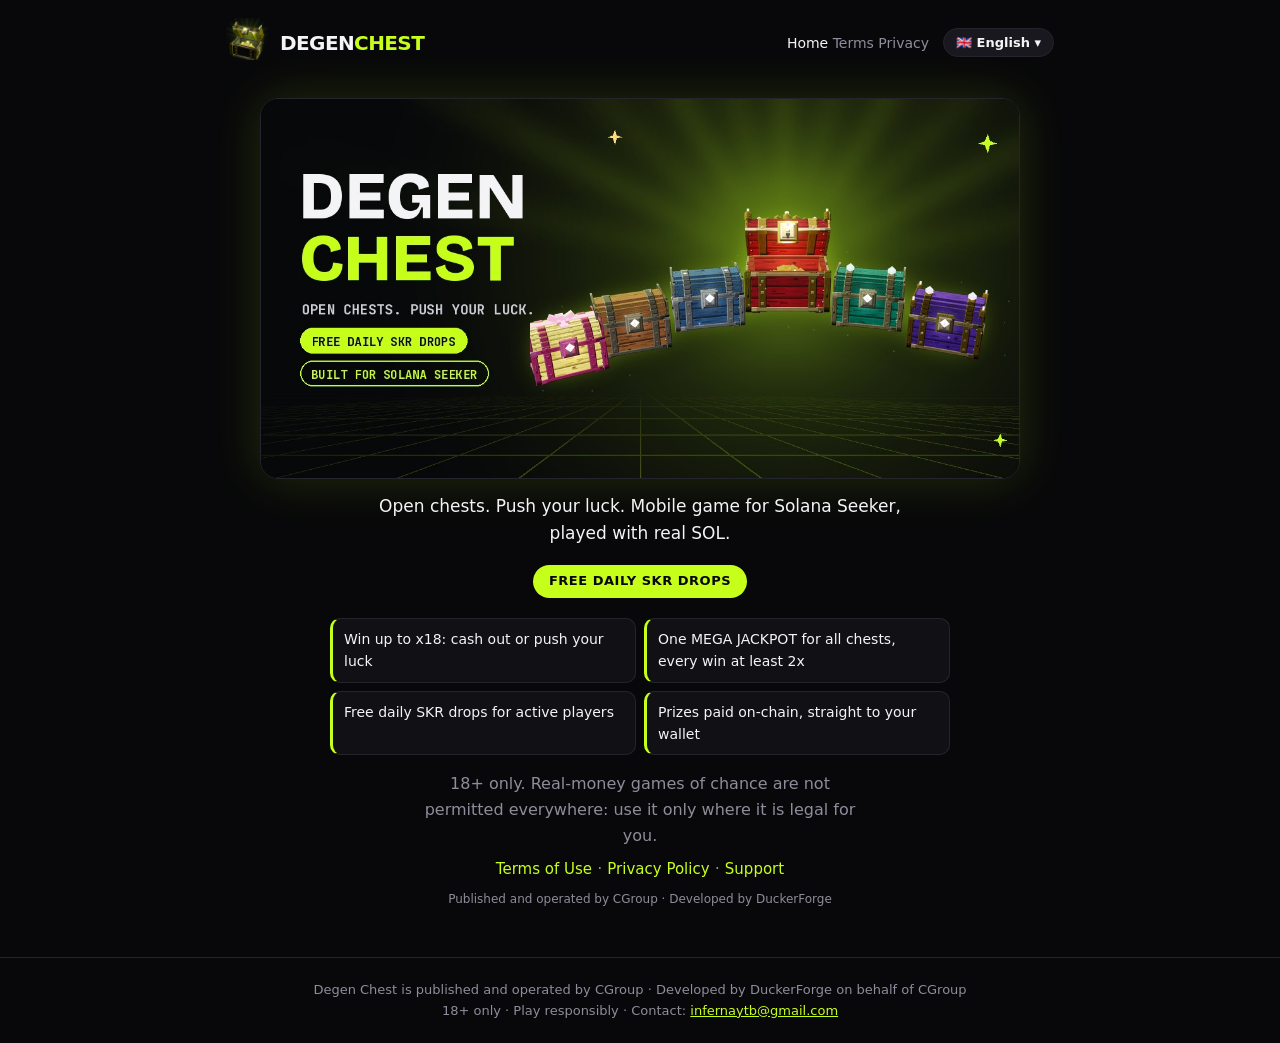
<file: degenchest/index.html>
<!doctype html><html lang="en"><head><meta charset="utf-8"><meta name="viewport" content="width=device-width,initial-scale=1"><title>Degen Chest</title><link rel="icon" href="favicon.png"><link rel="apple-touch-icon" href="icon-192.png"><meta name="description" content="Degen Chest - open chests, push your luck. Solana Seeker mobile game played with real SOL. 18+."><style>[hidden]{display:none!important}:root{--bg:#08080a;--s1:#111115;--s2:#18181e;--line:#24242c;--tx:#f4f4f7;--dim:#8d8d9b;--lime:#c6ff1a}*{box-sizing:border-box}
body{margin:0;background:var(--bg);color:var(--tx);font:400 16px/1.6 system-ui,-apple-system,Segoe UI,Roboto,"Noto Sans CJK SC","Hiragino Sans",sans-serif}a{color:var(--lime)}
header{max-width:860px;margin:0 auto;padding:18px 16px;display:flex;align-items:center;gap:12px;flex-wrap:wrap}header img{width:42px;height:42px;border-radius:12px}header b{font-size:20px;letter-spacing:-.03em}header b span{color:var(--lime)}
nav{margin-left:auto;display:flex;gap:14px;font-size:14px;align-items:center}nav a{color:var(--dim);text-decoration:none}nav a:hover,nav a.on{color:var(--tx)}
.lg{position:relative}.lg>button{background:var(--s2);color:var(--tx);border:1px solid var(--line);border-radius:99px;padding:6px 12px;font:600 13px system-ui,sans-serif;cursor:pointer}
.lg ul{position:absolute;right:0;top:calc(100% + 6px);list-style:none;margin:0;padding:6px;background:var(--s1);border:1px solid var(--line);border-radius:12px;min-width:160px;z-index:9;display:none}.lg.on ul{display:block}
.lg li button{width:100%;text-align:left;background:none;border:0;color:var(--tx);padding:7px 10px;border-radius:8px;font:500 14px system-ui,sans-serif;cursor:pointer}.lg li button:hover,.lg li button.on{background:var(--s2);color:var(--lime)}
main{max-width:860px;margin:0 auto;padding:6px 16px 40px}h1{font-size:34px;letter-spacing:-.03em;margin:8px 0 4px}h2{font-size:20px;margin:30px 0 8px;color:var(--lime)}.up{color:var(--dim);font-size:14px;margin:0 0 18px}
li{margin:4px 0}table{border-collapse:collapse;width:100%;margin:8px 0;font-size:15px}td,th{border:1px solid var(--line);padding:7px 9px;text-align:left;vertical-align:top}th{background:var(--s1)}
.box{background:var(--s1);border:1px solid var(--line);border-radius:14px;padding:14px 16px;margin:14px 0}.note{font-size:13px;color:var(--dim);border-left:3px solid var(--lime);padding:6px 10px;margin:0 0 16px;background:var(--s1);border-radius:0 8px 8px 0}
footer{border-top:1px solid var(--line);color:var(--dim);font-size:13px;text-align:center;padding:22px 16px}
.hero{min-height:calc(100vh - 180px);display:grid;place-items:center;text-align:center}.hero img.ic{width:132px;border-radius:32px;box-shadow:0 0 60px rgba(198,255,26,.35)}.hero h1{font-size:48px;letter-spacing:-.05em;margin:18px 0 8px}.hero h1 span{color:var(--lime)}
.hero p{color:var(--dim);max-width:460px;margin:8px auto}.hero img.bn{width:100%;max-width:760px;border-radius:18px;border:1px solid var(--line);box-shadow:0 0 50px rgba(198,255,26,.15);display:block;margin:6px auto 14px}.hero .tg{color:var(--tx);font-size:17px;max-width:560px}
.fe{list-style:none;padding:0;margin:16px auto;max-width:620px;display:grid;grid-template-columns:1fr 1fr;gap:8px;text-align:left}.fe li{background:var(--s1);border:1px solid var(--line);border-left:3px solid var(--lime);border-radius:10px;padding:9px 11px;font-size:14px;margin:0}@media(max-width:520px){.fe{grid-template-columns:1fr}}.pill{display:inline-block;margin:10px 0 4px;padding:6px 16px;border-radius:99px;background:var(--lime);color:#08080a;font-weight:800;font-size:13px;letter-spacing:.04em;text-transform:uppercase}.lk a{text-decoration:none;font-size:15px}.cr{font-size:12px}</style></head><body><header><a href="./"><img src="icon-192.png" alt="Degen Chest"></a><b>DEGEN<span>CHEST</span></b><nav><span data-l="en"><a href="./" class="on">Home</a> <a href="terms.html">Terms</a> <a href="privacy.html">Privacy</a></span><span data-l="zh" hidden><a href="./" class="on">首页</a> <a href="terms.html">条款</a> <a href="privacy.html">隐私</a></span><span data-l="ja" hidden><a href="./" class="on">ホーム</a> <a href="terms.html">規約</a> <a href="privacy.html">プライバシー</a></span><span data-l="de" hidden><a href="./" class="on">Start</a> <a href="terms.html">Bedingungen</a> <a href="privacy.html">Datenschutz</a></span><span data-l="es" hidden><a href="./" class="on">Inicio</a> <a href="terms.html">Términos</a> <a href="privacy.html">Privacidad</a></span><span data-l="fr" hidden><a href="./" class="on">Accueil</a> <a href="terms.html">Conditions</a> <a href="privacy.html">Confidentialité</a></span><div class="lg"><button>🇬🇧 English ▾</button><ul><li><button data-c="en">🇬🇧 English</button></li><li><button data-c="zh">🇨🇳 中文</button></li><li><button data-c="ja">🇯🇵 日本語</button></li><li><button data-c="de">🇩🇪 Deutsch</button></li><li><button data-c="es">🇪🇸 Español</button></li><li><button data-c="fr">🇫🇷 Français</button></li></ul></div></nav></header><main class="hero" data-l="en" data-title="Degen Chest"><div><img class="bn" src="banner.jpg" alt="Degen Chest"><p class="tg">Open chests. Push your luck. Mobile game for Solana Seeker, played with real SOL.</p><span class="pill">Free daily SKR drops</span><ul class="fe"><li>Win up to x18: cash out or push your luck</li><li>One MEGA JACKPOT for all chests, every win at least 2x</li><li>Free daily SKR drops for active players</li><li>Prizes paid on-chain, straight to your wallet</li></ul><p>18+ only. Real-money games of chance are not permitted everywhere: use it only where it is legal for you.</p><p class="lk"><a href="terms.html">Terms of Use</a> · <a href="privacy.html">Privacy Policy</a> · <a href="mailto:infernaytb@gmail.com">Support</a></p><p class="cr">Published and operated by CGroup · Developed by DuckerForge</p></div></main><main class="hero" data-l="zh" data-title="Degen Chest" hidden><div><img class="bn" src="banner.jpg" alt="Degen Chest"><p class="tg">开宝箱，拼手气。专为 Solana Seeker 打造的手机游戏，使用真实 SOL。</p><span class="pill">每日免费 SKR 空投</span><ul class="fe"><li>最高 x18：随时提现或继续推进</li><li>所有宝箱共享 MEGA 奖池，每次中奖至少 2 倍</li><li>活跃玩家每日免费 SKR 空投</li><li>奖金链上发放，直接到你的钱包</li></ul><p>仅限 18 岁以上。真钱机会游戏并非在所有地区都被允许：请仅在对你合法的地方使用。</p><p class="lk"><a href="terms.html">使用条款</a> · <a href="privacy.html">隐私政策</a> · <a href="mailto:infernaytb@gmail.com">支持</a></p><p class="cr">由 CGroup 发布和运营 · 由 DuckerForge 开发</p></div></main><main class="hero" data-l="ja" data-title="Degen Chest" hidden><div><img class="bn" src="banner.jpg" alt="Degen Chest"><p class="tg">チェストを開けて、運を試そう。Solana Seeker 向けの、本物の SOL で遊ぶモバイルゲーム。</p><span class="pill">毎日無料の SKR ドロップ</span><ul class="fe"><li>最大 x18：受け取るか、運試しを続けるか</li><li>全チェスト共通の MEGA ジャックポット、当たりは必ず 2 倍以上</li><li>アクティブプレイヤーに毎日無料の SKR ドロップ</li><li>賞金はオンチェーンでウォレットに直接</li></ul><p>18 歳以上限定。リアルマネーの運のゲームはすべての地域で認められているわけではありません。あなたにとって合法な場合にのみご利用ください。</p><p class="lk"><a href="terms.html">利用規約</a> · <a href="privacy.html">プライバシーポリシー</a> · <a href="mailto:infernaytb@gmail.com">サポート</a></p><p class="cr">CGroup が公開・運営 · DuckerForge が開発</p></div></main><main class="hero" data-l="de" data-title="Degen Chest" hidden><div><img class="bn" src="banner.jpg" alt="Degen Chest"><p class="tg">Öffne Truhen. Fordere dein Glück heraus. Mobile-Game für Solana Seeker, gespielt mit echtem SOL.</p><span class="pill">Kostenlose tägliche SKR-Drops</span><ul class="fe"><li>Bis zu x18: auszahlen oder dein Glück pushen</li><li>Ein MEGA JACKPOT für alle Truhen, jeder Gewinn mindestens 2x</li><li>Kostenlose tägliche SKR-Drops für aktive Spieler</li><li>Gewinne on-chain, direkt in deine Wallet</li></ul><p>Nur ab 18. Echtgeld-Glücksspiele sind nicht überall erlaubt: Nutze es nur, wo es für dich legal ist.</p><p class="lk"><a href="terms.html">Nutzungsbedingungen</a> · <a href="privacy.html">Datenschutzerklärung</a> · <a href="mailto:infernaytb@gmail.com">Support</a></p><p class="cr">Veröffentlicht und betrieben von CGroup · Entwickelt von DuckerForge</p></div></main><main class="hero" data-l="es" data-title="Degen Chest" hidden><div><img class="bn" src="banner.jpg" alt="Degen Chest"><p class="tg">Abre cofres. Pon a prueba tu suerte. Juego móvil para Solana Seeker, con SOL real.</p><span class="pill">Drops diarios gratis de SKR</span><ul class="fe"><li>Hasta x18: cobra o arriesga</li><li>Un MEGA JACKPOT para todos los cofres, cada premio al menos 2x</li><li>Drops diarios gratis de SKR para jugadores activos</li><li>Premios on-chain, directo a tu wallet</li></ul><p>Solo mayores de 18. Los juegos de azar con dinero real no están permitidos en todas partes: úsalo solo donde sea legal para ti.</p><p class="lk"><a href="terms.html">Términos de uso</a> · <a href="privacy.html">Política de privacidad</a> · <a href="mailto:infernaytb@gmail.com">Soporte</a></p><p class="cr">Publicado y operado por CGroup · Desarrollado por DuckerForge</p></div></main><main class="hero" data-l="fr" data-title="Degen Chest" hidden><div><img class="bn" src="banner.jpg" alt="Degen Chest"><p class="tg">Ouvre des coffres. Tente ta chance. Jeu mobile pour Solana Seeker, joué avec du vrai SOL.</p><span class="pill">Drops SKR gratuits chaque jour</span><ul class="fe"><li>Jusqu'à x18 : encaisse ou pousse ta chance</li><li>Un MEGA JACKPOT pour tous les coffres, chaque gain au moins 2x</li><li>Drops SKR gratuits chaque jour pour les joueurs actifs</li><li>Gains on-chain, directement dans ton wallet</li></ul><p>18 ans et plus uniquement. Les jeux de hasard en argent réel ne sont pas autorisés partout : utilise-le uniquement là où c'est légal pour toi.</p><p class="lk"><a href="terms.html">Conditions d'utilisation</a> · <a href="privacy.html">Politique de confidentialité</a> · <a href="mailto:infernaytb@gmail.com">Assistance</a></p><p class="cr">Publié et exploité par CGroup · Développé par DuckerForge</p></div></main><footer data-l="en">Degen Chest is published and operated by CGroup · Developed by DuckerForge on behalf of CGroup<br>18+ only · Play responsibly · Contact: <a href="mailto:infernaytb@gmail.com">infernaytb@gmail.com</a></footer><footer data-l="zh" hidden>Degen Chest 由 CGroup 发布和运营 · 由 DuckerForge 代表 CGroup 开发<br>仅限 18 岁以上 · 理性游戏 · 联系方式： <a href="mailto:infernaytb@gmail.com">infernaytb@gmail.com</a></footer><footer data-l="ja" hidden>Degen Chest は CGroup が公開・運営 · DuckerForge が CGroup のために開発<br>18 歳以上限定 · 責任あるプレイを · お問い合わせ： <a href="mailto:infernaytb@gmail.com">infernaytb@gmail.com</a></footer><footer data-l="de" hidden>Degen Chest wird von CGroup veröffentlicht und betrieben · Entwickelt von DuckerForge im Auftrag von CGroup<br>Nur ab 18 · Verantwortungsvoll spielen · Kontakt: <a href="mailto:infernaytb@gmail.com">infernaytb@gmail.com</a></footer><footer data-l="es" hidden>Degen Chest está publicado y operado por CGroup · Desarrollado por DuckerForge en nombre de CGroup<br>Solo mayores de 18 · Juega con responsabilidad · Contacto: <a href="mailto:infernaytb@gmail.com">infernaytb@gmail.com</a></footer><footer data-l="fr" hidden>Degen Chest est publié et exploité par CGroup · Développé par DuckerForge pour le compte de CGroup<br>18 ans et plus · Joue de façon responsable · Contact : <a href="mailto:infernaytb@gmail.com">infernaytb@gmail.com</a></footer><script>(function(){var L=["en", "zh", "ja", "de", "es", "fr"],K='dc_lang';function pick(){var q=new URLSearchParams(location.search).get('lang');if(q&&L.indexOf(q)>=0)return q;try{var s=localStorage.getItem(K);if(s&&L.indexOf(s)>=0)return s}catch(e){}var n=(navigator.language||'en').slice(0,2).toLowerCase();return L.indexOf(n)>=0?n:'en'}
function set(l){document.documentElement.lang=l;document.querySelectorAll('[data-l]').forEach(function(e){e.hidden=e.getAttribute('data-l')!==l});document.querySelectorAll('.lg li button').forEach(function(b){b.classList.toggle('on',b.dataset.c===l)});var cur=document.querySelector('.lg li button[data-c="'+l+'"]');if(cur)document.querySelector('.lg>button').textContent=cur.textContent+' \u25be';var t=document.querySelector('[data-l="'+l+'"][data-title]');if(t)document.title=t.getAttribute('data-title');try{localStorage.setItem(K,l)}catch(e){}}
var g=document.querySelector('.lg');g.querySelector('button').onclick=function(e){e.stopPropagation();g.classList.toggle('on')};document.addEventListener('click',function(){g.classList.remove('on')});
g.querySelectorAll('li button').forEach(function(b){b.onclick=function(){set(b.dataset.c);g.classList.remove('on')}});set(pick())})();</script></body></html>
</file>
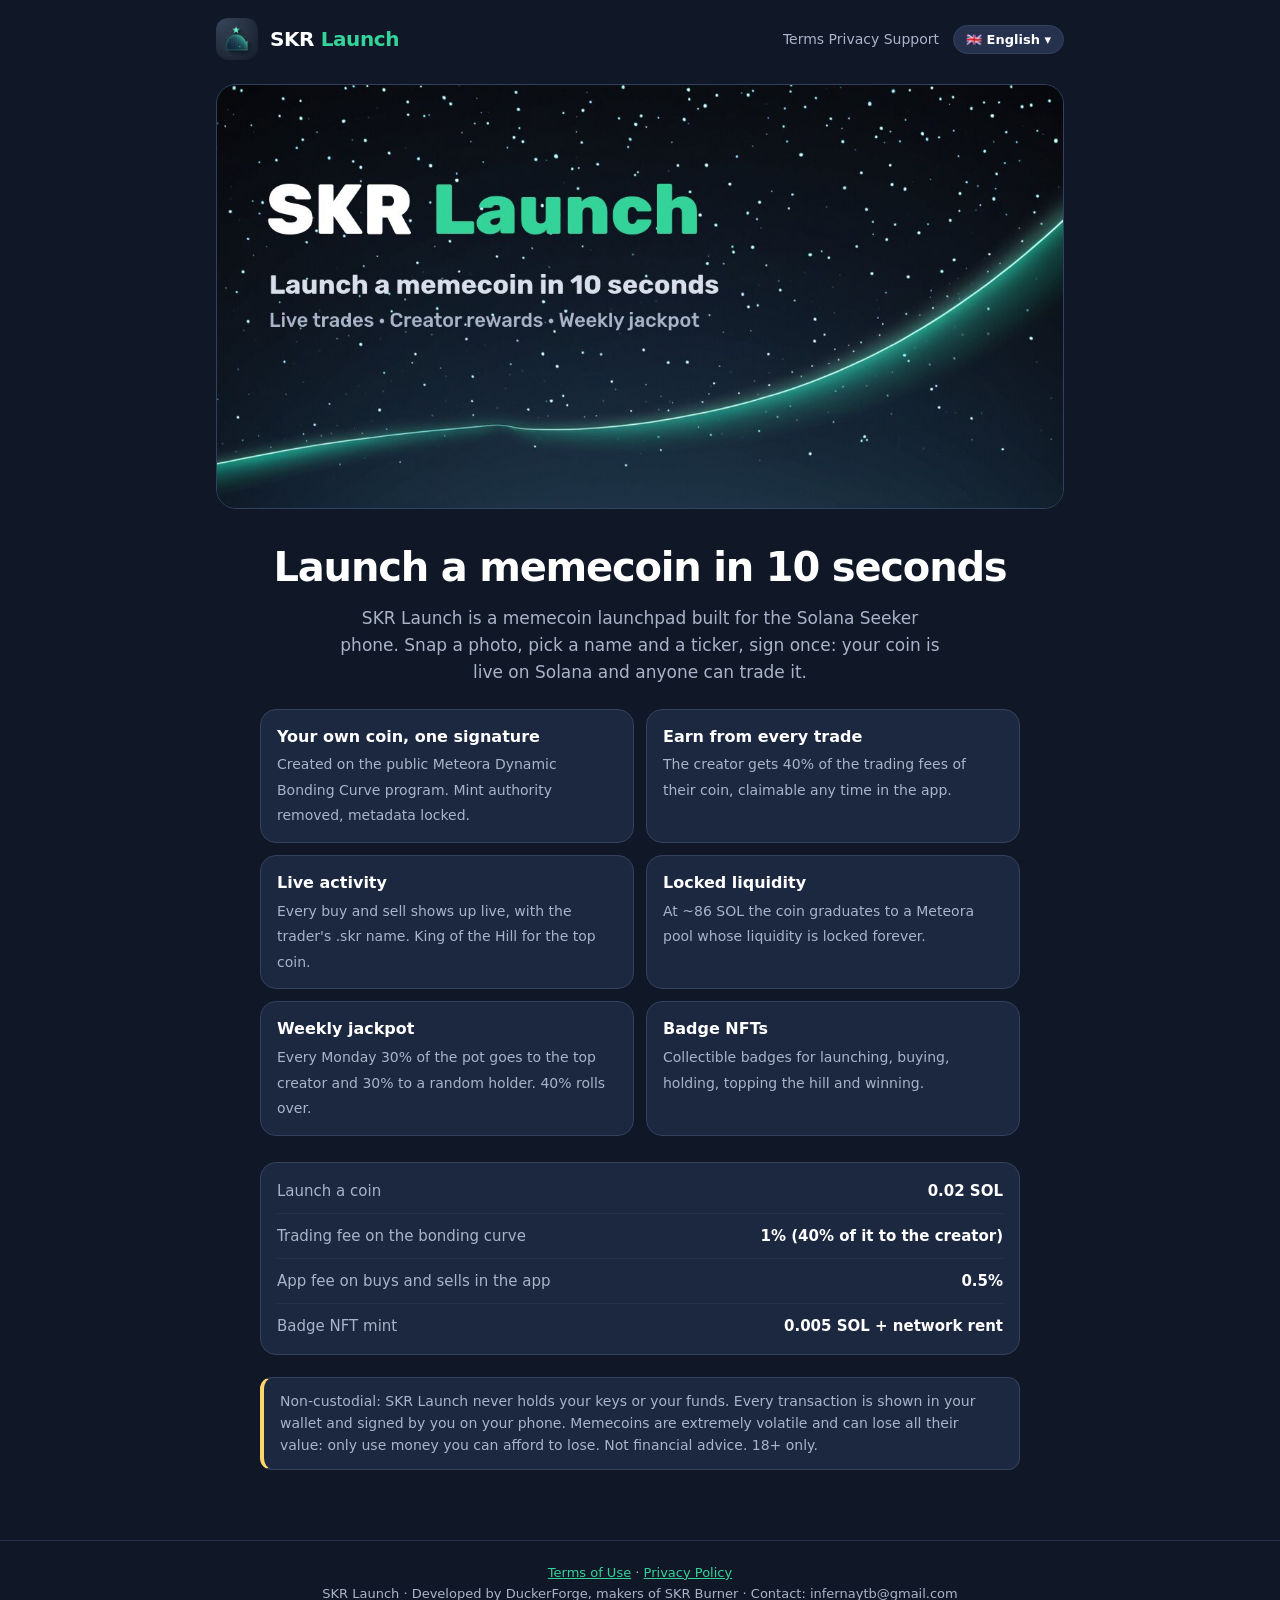
<file: seekerlaunch/index.html>
<!doctype html>
<html lang="en">
<head>
<meta charset="utf-8">
<meta name="viewport" content="width=device-width,initial-scale=1">
<title>SKR Launch: Meme Coin Launchpad for Solana Seeker</title>
<meta name="description" content="SKR Launch is a memecoin launchpad for the Solana Seeker phone. Launch a coin in 10 seconds on a Meteora bonding curve, trade it live and earn 40% of its trading fees. Non-custodial.">
<link rel="icon" href="favicon.png">
<link rel="apple-touch-icon" href="icon-192.png">
<meta property="og:title" content="SKR Launch">
<meta property="og:description" content="Launch a memecoin from your Solana Seeker in 10 seconds.">
<meta property="og:image" content="https://skrburner.xyz/seekerlaunch/banner.jpg">
<meta name="twitter:card" content="summary_large_image">
<style>[hidden]{display:none!important}:root{--bg:#101828;--card:#1C2740;--card2:#26324D;--line:#33405E;--tx:#FFFFFF;--dim:#A9B4C8;--green:#34D399;--gold:#FFD66B}
*{box-sizing:border-box}body{margin:0;background:var(--bg);color:var(--tx);font:400 16px/1.6 system-ui,-apple-system,Segoe UI,Roboto,"Noto Sans CJK SC","Hiragino Sans","Apple SD Gothic Neo",sans-serif}a{color:var(--green)}
header{max-width:880px;margin:0 auto;padding:18px 16px;display:flex;align-items:center;gap:12px;flex-wrap:wrap}header img{width:42px;height:42px;border-radius:12px}
header b{font-size:20px;letter-spacing:-.02em}header b span{color:var(--green)}header a.h{display:flex;align-items:center;gap:12px;color:var(--tx);text-decoration:none}
nav{margin-left:auto;display:flex;gap:14px;font-size:14px;align-items:center}nav a{color:var(--dim);text-decoration:none}nav a:hover,nav a.on{color:var(--tx)}
.lg{position:relative}.lg>button{background:var(--card2);color:var(--tx);border:1px solid var(--line);border-radius:99px;padding:6px 12px;font:600 13px system-ui,sans-serif;cursor:pointer}
.lg ul{position:absolute;right:0;top:calc(100% + 6px);list-style:none;margin:0;padding:6px;background:var(--card);border:1px solid var(--line);border-radius:12px;min-width:160px;z-index:9;display:none}.lg.on ul{display:block}
.lg li button{width:100%;text-align:left;background:none;border:0;color:var(--tx);padding:7px 10px;border-radius:8px;font:500 14px system-ui,sans-serif;cursor:pointer}.lg li button:hover,.lg li button.on{background:var(--card2);color:var(--green)}
main{max-width:880px;margin:0 auto;padding:6px 16px 40px}.home{text-align:center}.banner{width:100%;border-radius:20px;border:1px solid var(--line);display:block}
.home h1{font-size:40px;letter-spacing:-.03em;margin:26px 0 6px}.lead{color:var(--dim);max-width:620px;margin:0 auto 22px;font-size:17px}
.grid{display:grid;grid-template-columns:repeat(2,minmax(0,1fr));gap:12px;text-align:left;max-width:760px;margin:0 auto}.grid div{background:var(--card);border:1px solid var(--line);border-radius:16px;padding:14px 16px}
.grid b{display:block;font-size:16px;margin-bottom:2px}.grid span{color:var(--dim);font-size:14px}
.fees{max-width:760px;margin:26px auto 0;text-align:left;background:var(--card);border:1px solid var(--line);border-radius:16px;padding:6px 16px}
.fees div{display:flex;justify-content:space-between;gap:12px;padding:10px 0;border-bottom:1px solid var(--card2);font-size:15px}.fees div:last-child{border:0}.fees span{color:var(--dim)}
.box{max-width:760px;margin:22px auto 0;text-align:left;color:var(--dim);font-size:14px;background:var(--card);border:1px solid var(--line);border-left:4px solid var(--gold);border-radius:12px;padding:12px 16px}
.doc{max-width:760px}.doc h1{font-size:32px;margin:10px 0 4px}.doc h2{font-size:19px;color:var(--green);margin-top:28px}.doc p,.doc li{color:#D8DEEA}.up{color:var(--dim);font-size:14px;margin:0 0 18px}
.note{font-size:13px;color:var(--dim);border-left:3px solid var(--green);padding:6px 10px;margin:0 0 16px;background:var(--card);border-radius:0 8px 8px 0}
footer{border-top:1px solid var(--card2);color:var(--dim);font-size:13px;text-align:center;padding:22px 16px;margin-top:30px}
@media(max-width:560px){.grid{grid-template-columns:1fr}.home h1{font-size:30px}nav{gap:10px}}</style>
</head>
<body>
<header><a class="h" href="./"><img src="icon-192.png" alt="SKR Launch icon"><b>SKR <span>Launch</span></b></a>
<nav><span data-l="en"><a href="terms.html">Terms</a> <a href="privacy.html">Privacy</a> <a href="mailto:infernaytb@gmail.com?subject=SKR%20Launch%20support">Support</a></span><span data-l="fr" hidden><a href="terms.html">Conditions</a> <a href="privacy.html">Confidentialité</a> <a href="mailto:infernaytb@gmail.com?subject=SKR%20Launch%20support">Assistance</a></span><span data-l="de" hidden><a href="terms.html">Bedingungen</a> <a href="privacy.html">Datenschutz</a> <a href="mailto:infernaytb@gmail.com?subject=SKR%20Launch%20support">Support</a></span><span data-l="es" hidden><a href="terms.html">Términos</a> <a href="privacy.html">Privacidad</a> <a href="mailto:infernaytb@gmail.com?subject=SKR%20Launch%20support">Soporte</a></span><span data-l="zh" hidden><a href="terms.html">条款</a> <a href="privacy.html">隐私</a> <a href="mailto:infernaytb@gmail.com?subject=SKR%20Launch%20support">支持</a></span><span data-l="ja" hidden><a href="terms.html">規約</a> <a href="privacy.html">プライバシー</a> <a href="mailto:infernaytb@gmail.com?subject=SKR%20Launch%20support">サポート</a></span><span data-l="ko" hidden><a href="terms.html">약관</a> <a href="privacy.html">개인정보</a> <a href="mailto:infernaytb@gmail.com?subject=SKR%20Launch%20support">지원</a></span><div class="lg"><button type="button">🇬🇧 English ▾</button><ul><li><button data-c="en">🇬🇧 English</button></li><li><button data-c="fr">🇫🇷 Français</button></li><li><button data-c="de">🇩🇪 Deutsch</button></li><li><button data-c="es">🇪🇸 Español</button></li><li><button data-c="zh">🇨🇳 中文</button></li><li><button data-c="ja">🇯🇵 日本語</button></li><li><button data-c="ko">🇰🇷 한국어</button></li></ul></div></nav></header>
<main class="home"><div data-l="en"><img class="banner" src="banner.jpg" alt="SKR Launch"><h1>Launch a memecoin in 10 seconds</h1><p class="lead">SKR Launch is a memecoin launchpad built for the Solana Seeker phone. Snap a photo, pick a name and a ticker, sign once: your coin is live on Solana and anyone can trade it.</p><div class="grid"><div><b>Your own coin, one signature</b><span>Created on the public Meteora Dynamic Bonding Curve program. Mint authority removed, metadata locked.</span></div><div><b>Earn from every trade</b><span>The creator gets 40% of the trading fees of their coin, claimable any time in the app.</span></div><div><b>Live activity</b><span>Every buy and sell shows up live, with the trader's .skr name. King of the Hill for the top coin.</span></div><div><b>Locked liquidity</b><span>At ~86 SOL the coin graduates to a Meteora pool whose liquidity is locked forever.</span></div><div><b>Weekly jackpot</b><span>Every Monday 30% of the pot goes to the top creator and 30% to a random holder. 40% rolls over.</span></div><div><b>Badge NFTs</b><span>Collectible badges for launching, buying, holding, topping the hill and winning.</span></div></div><div class="fees"><div><span>Launch a coin</span><b>0.02 SOL</b></div><div><span>Trading fee on the bonding curve</span><b>1% (40% of it to the creator)</b></div><div><span>App fee on buys and sells in the app</span><b>0.5%</b></div><div><span>Badge NFT mint</span><b>0.005 SOL + network rent</b></div></div><div class="box">Non-custodial: SKR Launch never holds your keys or your funds. Every transaction is shown in your wallet and signed by you on your phone. Memecoins are extremely volatile and can lose all their value: only use money you can afford to lose. Not financial advice. 18+ only.</div></div><div data-l="fr" hidden><img class="banner" src="banner.jpg" alt="SKR Launch"><h1>Lance une memecoin en 10 secondes</h1><p class="lead">SKR Launch est un launchpad de memecoins conçu pour le téléphone Solana Seeker. Prends une photo, choisis un nom et un ticker, signe une fois : ta coin est en ligne sur Solana et tout le monde peut la trader.</p><div class="grid"><div><b>Ta coin, une seule signature</b><span>Créée sur le programme public Meteora Dynamic Bonding Curve. Autorité de mint supprimée, métadonnées verrouillées.</span></div><div><b>Gagne sur chaque trade</b><span>Le créateur reçoit 40 % des frais de trading de sa coin, réclamables à tout moment dans l’app.</span></div><div><b>Activité en direct</b><span>Chaque achat et chaque vente apparaît en direct, avec le nom .skr du trader. King of the Hill pour la meilleure coin.</span></div><div><b>Liquidité bloquée</b><span>À ~86 SOL, la coin passe sur une pool Meteora dont la liquidité est bloquée pour toujours.</span></div><div><b>Jackpot hebdo</b><span>Chaque lundi, 30 % de la cagnotte va au meilleur créateur et 30 % à un holder tiré au sort. 40 % restent.</span></div><div><b>Badges NFT</b><span>Des badges à collectionner pour lancer, acheter, garder, atteindre le sommet et gagner.</span></div></div><div class="fees"><div><span>Lancer une coin</span><b>0,02 SOL</b></div><div><span>Frais de trading sur la courbe</span><b>1 % (dont 40 % au créateur)</b></div><div><span>Frais de l'app sur les achats et ventes</span><b>0,5 %</b></div><div><span>Mint d’un badge NFT</span><b>0,005 SOL + loyer réseau</b></div></div><div class="box">Non-custodial : SKR Launch ne détient jamais tes clés ni tes fonds. Chaque transaction est affichée dans ton wallet et signée par toi sur ton téléphone. Les memecoins sont extrêmement volatiles et peuvent perdre toute leur valeur : n’utilise que de l’argent que tu peux te permettre de perdre. Pas un conseil financier. 18 ans et plus.</div></div><div data-l="de" hidden><img class="banner" src="banner.jpg" alt="SKR Launch"><h1>Starte einen Memecoin in 10 Sekunden</h1><p class="lead">SKR Launch ist ein Memecoin-Launchpad für das Solana-Seeker-Handy. Foto machen, Name und Ticker wählen, einmal signieren: dein Coin ist live auf Solana und jeder kann ihn handeln.</p><div class="grid"><div><b>Dein eigener Coin, eine Signatur</b><span>Erstellt auf dem öffentlichen Meteora-Dynamic-Bonding-Curve-Programm. Mint-Autorität entfernt, Metadaten gesperrt.</span></div><div><b>Verdiene an jedem Trade</b><span>Der Ersteller bekommt 40 % der Handelsgebühren seines Coins, jederzeit in der App abholbar.</span></div><div><b>Live-Aktivität</b><span>Jeder Kauf und Verkauf erscheint live, mit dem .skr-Namen des Traders. King of the Hill für den Top-Coin.</span></div><div><b>Gesperrte Liquidität</b><span>Bei ~86 SOL wechselt der Coin in einen Meteora-Pool, dessen Liquidität für immer gesperrt ist.</span></div><div><b>Wochen-Jackpot</b><span>Jeden Montag gehen 30 % des Topfs an den Top-Ersteller und 30 % an einen zufälligen Holder. 40 % bleiben.</span></div><div><b>Badge-NFTs</b><span>Sammelbare Badges fürs Starten, Kaufen, Halten, die Spitze und Gewinnen.</span></div></div><div class="fees"><div><span>Coin starten</span><b>0,02 SOL</b></div><div><span>Handelsgebühr auf der Kurve</span><b>1 % (davon 40 % an den Ersteller)</b></div><div><span>App-Gebühr auf Käufe und Verkäufe</span><b>0,5 %</b></div><div><span>Badge-NFT minten</span><b>0,005 SOL + Netzwerkmiete</b></div></div><div class="box">Non-custodial: SKR Launch hält nie deine Schlüssel oder dein Geld. Jede Transaktion wird in deinem Wallet angezeigt und von dir auf deinem Handy signiert. Memecoins sind extrem volatil und können ihren ganzen Wert verlieren: nutze nur Geld, dessen Verlust du verkraften kannst. Keine Finanzberatung. Nur ab 18.</div></div><div data-l="es" hidden><img class="banner" src="banner.jpg" alt="SKR Launch"><h1>Lanza una memecoin en 10 segundos</h1><p class="lead">SKR Launch es un launchpad de memecoins creado para el teléfono Solana Seeker. Haz una foto, elige un nombre y un ticker, firma una vez: tu coin está en vivo en Solana y cualquiera puede tradearla.</p><div class="grid"><div><b>Tu propia coin, una firma</b><span>Creada en el programa público Meteora Dynamic Bonding Curve. Autoridad de mint eliminada, metadatos bloqueados.</span></div><div><b>Gana con cada trade</b><span>El creador recibe el 40% de las comisiones de trading de su coin, reclamables cuando quiera en la app.</span></div><div><b>Actividad en vivo</b><span>Cada compra y venta aparece en vivo, con el nombre .skr del trader. King of the Hill para la mejor coin.</span></div><div><b>Liquidez bloqueada</b><span>Con ~86 SOL la coin pasa a una pool de Meteora cuya liquidez queda bloqueada para siempre.</span></div><div><b>Jackpot semanal</b><span>Cada lunes el 30% del bote va al mejor creador y el 30% a un holder al azar. El 40% se queda.</span></div><div><b>Insignias NFT</b><span>Insignias coleccionables por lanzar, comprar, mantener, llegar a la cima y ganar.</span></div></div><div class="fees"><div><span>Lanzar una coin</span><b>0,02 SOL</b></div><div><span>Comisión de trading en la curva</span><b>1% (el 40% para el creador)</b></div><div><span>Comisión de la app en compras y ventas</span><b>0,5%</b></div><div><span>Mintear una insignia NFT</span><b>0,005 SOL + renta de red</b></div></div><div class="box">Sin custodia: SKR Launch nunca tiene tus claves ni tus fondos. Cada transacción se muestra en tu wallet y la firmas tú en tu teléfono. Las memecoins son extremadamente volátiles y pueden perder todo su valor: usa solo dinero que puedas permitirte perder. No es asesoramiento financiero. Solo mayores de 18.</div></div><div data-l="zh" hidden><img class="banner" src="banner.jpg" alt="SKR Launch"><h1>10 秒发行一个 meme 币</h1><p class="lead">SKR Launch 是专为 Solana Seeker 手机打造的 meme 币发行平台。拍张照片，取个名字和代号，签名一次：你的币就在 Solana 上线，任何人都可以交易。</p><div class="grid"><div><b>你自己的币，一次签名</b><span>在公开的 Meteora 动态联合曲线程序上创建。铸币权已移除，元数据已锁定。</span></div><div><b>每笔交易都能赚</b><span>创建者获得其币交易手续费的 40%，随时可在应用中领取。</span></div><div><b>实时动态</b><span>每一笔买卖都实时显示，并带有交易者的 .skr 名称。头号币成为山顶之王。</span></div><div><b>流动性锁定</b><span>达到约 86 SOL 时，币会进入流动性永久锁定的 Meteora 池。</span></div><div><b>每周奖池</b><span>每周一奖池的 30% 给最佳创建者，30% 给一位随机持有人，40% 滚入下周。</span></div><div><b>徽章 NFT</b><span>发行、买入、持有、登顶和获奖都能获得可收藏的徽章。</span></div></div><div class="fees"><div><span>发行一个币</span><b>0.02 SOL</b></div><div><span>联合曲线交易手续费</span><b>1%（其中 40% 归创建者）</b></div><div><span>应用内买卖手续费</span><b>0.5%</b></div><div><span>铸造徽章 NFT</span><b>0.005 SOL + 网络租金</b></div></div><div class="box">非托管：SKR Launch 从不持有你的私钥或资金。每笔交易都会显示在你的钱包中，由你在手机上签名。meme 币波动极大，可能归零：只使用你能承受损失的资金。不构成投资建议。仅限 18 岁以上。</div></div><div data-l="ja" hidden><img class="banner" src="banner.jpg" alt="SKR Launch"><h1>10秒でミームコインを発行</h1><p class="lead">SKR Launch は Solana Seeker スマホのためのミームコイン発行プラットフォームです。写真を撮り、名前とティッカーを決めて1回署名するだけ。あなたのコインが Solana 上で公開され、誰でも取引できます。</p><div class="grid"><div><b>自分のコインを、1回の署名で</b><span>公開の Meteora Dynamic Bonding Curve プログラム上で作成。ミント権限は削除、メタデータはロック。</span></div><div><b>すべての取引で稼げる</b><span>作成者はコインの取引手数料の40%を受け取り、アプリでいつでも受け取れます。</span></div><div><b>ライブアクティビティ</b><span>すべての売買がトレーダーの .skr 名とともにライブ表示。トップのコインは King of the Hill に。</span></div><div><b>ロックされた流動性</b><span>約86 SOL で、流動性が永久にロックされた Meteora プールへ卒業します。</span></div><div><b>週間ジャックポット</b><span>毎週月曜日、プールの30%がトップ作成者に、30%がランダムなホルダーに。40%は繰り越し。</span></div><div><b>バッジ NFT</b><span>発行、購入、保有、頂上、当選でコレクションできるバッジ。</span></div></div><div class="fees"><div><span>コインを発行</span><b>0.02 SOL</b></div><div><span>ボンディングカーブの取引手数料</span><b>1%（うち40%は作成者へ）</b></div><div><span>アプリ内売買の手数料</span><b>0.5%</b></div><div><span>バッジ NFT のミント</span><b>0.005 SOL + ネットワークレント</b></div></div><div class="box">ノンカストディアル：SKR Launch があなたの鍵や資金を預かることはありません。すべての取引はウォレットに表示され、あなたがスマホで署名します。ミームコインは非常に変動が大きく、価値がゼロになることもあります。失っても困らない資金だけを使ってください。投資助言ではありません。18歳以上限定。</div></div><div data-l="ko" hidden><img class="banner" src="banner.jpg" alt="SKR Launch"><h1>10초 만에 밈코인 발행</h1><p class="lead">SKR Launch는 Solana Seeker 폰을 위한 밈코인 런치패드입니다. 사진을 찍고 이름과 티커를 정한 뒤 한 번 서명하면, 내 코인이 Solana에 공개되고 누구나 거래할 수 있어요.</p><div class="grid"><div><b>내 코인, 서명 한 번</b><span>공개 Meteora Dynamic Bonding Curve 프로그램에서 생성. 민트 권한 제거, 메타데이터 잠금.</span></div><div><b>모든 거래에서 수익</b><span>제작자는 코인 거래 수수료의 40%를 받고, 앱에서 언제든 수령할 수 있어요.</span></div><div><b>실시간 활동</b><span>모든 매수와 매도가 트레이더의 .skr 이름과 함께 실시간으로 표시돼요. 1위 코인은 King of the Hill.</span></div><div><b>잠긴 유동성</b><span>약 86 SOL이 되면 유동성이 영구히 잠긴 Meteora 풀로 졸업해요.</span></div><div><b>주간 잭팟</b><span>매주 월요일 잭팟의 30%는 최고 제작자에게, 30%는 무작위 홀더에게. 40%는 이월.</span></div><div><b>배지 NFT</b><span>발행, 매수, 보유, 정상 등극, 당첨으로 모으는 배지.</span></div></div><div class="fees"><div><span>코인 발행</span><b>0.02 SOL</b></div><div><span>본딩 커브 거래 수수료</span><b>1% (그중 40%는 제작자)</b></div><div><span>앱 내 매수·매도 수수료</span><b>0.5%</b></div><div><span>배지 NFT 민팅</span><b>0.005 SOL + 네트워크 렌트</b></div></div><div class="box">비수탁형: SKR Launch는 절대 당신의 키나 자금을 보관하지 않아요. 모든 거래는 지갑에 표시되고 당신이 폰에서 서명해요. 밈코인은 변동성이 매우 크고 가치가 0이 될 수 있어요. 잃어도 괜찮은 돈만 사용하세요. 투자 조언이 아닙니다. 18세 이상만.</div></div></main>
<footer><div data-l="en"><a href="terms.html">Terms of Use</a> · <a href="privacy.html">Privacy Policy</a><br>SKR Launch · Developed by DuckerForge, makers of SKR Burner · Contact: infernaytb@gmail.com</div><div data-l="fr" hidden><a href="terms.html">Conditions d'utilisation</a> · <a href="privacy.html">Politique de confidentialité</a><br>SKR Launch · Développé par DuckerForge, créateurs de SKR Burner · Contact : infernaytb@gmail.com</div><div data-l="de" hidden><a href="terms.html">Nutzungsbedingungen</a> · <a href="privacy.html">Datenschutzerklärung</a><br>SKR Launch · Entwickelt von DuckerForge, den Machern von SKR Burner · Kontakt: infernaytb@gmail.com</div><div data-l="es" hidden><a href="terms.html">Términos de uso</a> · <a href="privacy.html">Política de privacidad</a><br>SKR Launch · Desarrollado por DuckerForge, creadores de SKR Burner · Contacto: infernaytb@gmail.com</div><div data-l="zh" hidden><a href="terms.html">使用条款</a> · <a href="privacy.html">隐私政策</a><br>SKR Launch · 由 DuckerForge（SKR Burner 开发者）开发 · 联系方式： infernaytb@gmail.com</div><div data-l="ja" hidden><a href="terms.html">利用規約</a> · <a href="privacy.html">プライバシーポリシー</a><br>SKR Launch · SKR Burner の開発元 DuckerForge が開発 · お問い合わせ： infernaytb@gmail.com</div><div data-l="ko" hidden><a href="terms.html">이용약관</a> · <a href="privacy.html">개인정보 처리방침</a><br>SKR Launch · SKR Burner 제작사 DuckerForge 개발 · 문의: infernaytb@gmail.com</div></footer>
<script>(function(){var L=["en", "fr", "de", "es", "zh", "ja", "ko"],K='sl_lang';function pick(){var q=new URLSearchParams(location.search).get('lang');if(q&&L.indexOf(q)>=0)return q;try{var s=localStorage.getItem(K);if(s&&L.indexOf(s)>=0)return s}catch(e){}var n=(navigator.language||'en').slice(0,2).toLowerCase();return L.indexOf(n)>=0?n:'en'}
function set(l){document.documentElement.lang=l;document.querySelectorAll('[data-l]').forEach(function(e){e.hidden=e.getAttribute('data-l')!==l});document.querySelectorAll('.lg li button').forEach(function(b){b.classList.toggle('on',b.dataset.c===l)});var cur=document.querySelector('.lg li button[data-c="'+l+'"]');if(cur)document.querySelector('.lg>button').textContent=cur.textContent+' \u25be';try{localStorage.setItem(K,l)}catch(e){}}
var g=document.querySelector('.lg');g.querySelector('button').onclick=function(e){e.stopPropagation();g.classList.toggle('on')};document.addEventListener('click',function(){g.classList.remove('on')});
document.querySelectorAll('.lg li button').forEach(function(b){b.onclick=function(){set(b.dataset.c);g.classList.remove('on')}});set(pick())})()</script>
</body>
</html>
</file>
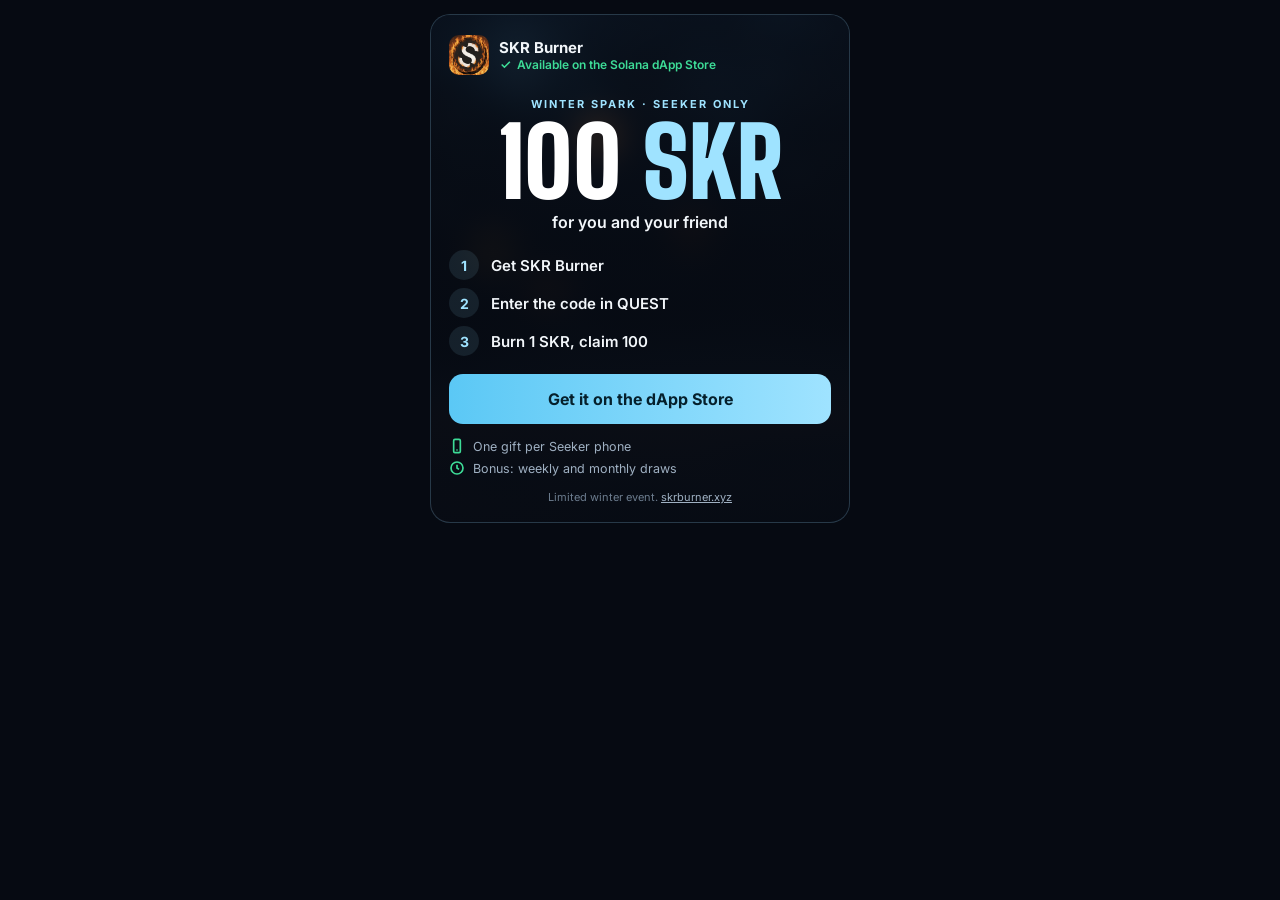
<file: spark/index.html>
<!doctype html>
<html lang="en">
<head>
  <meta charset="utf-8" />
  <meta name="viewport" content="width=device-width, initial-scale=1" />
  <title>Winter Spark · SKR Burner</title>
  <meta name="description" content="Got a Seeker? Join SKR Burner with a friend's code: you both get 100 SKR. Available on the Solana dApp Store." />
  <link rel="icon" href="../assets/favicon.png" />
  <link href="https://fonts.googleapis.com/css2?family=Big+Shoulders+Display:wght@800;900&family=Inter:wght@500;600;700&display=swap" rel="stylesheet" />
  <!-- The X card: the big Winter Spark picture under the post. Absolute URLs, X does not resolve relative ones. -->
  <meta property="og:type" content="website" />
  <meta property="og:url" content="https://skrburner.xyz/spark/" />
  <meta property="og:title" content="Winter Spark: you both get 100 SKR" />
  <meta property="og:description" content="Join SKR Burner with a friend's code, burn 1 SKR: you both get 100 SKR. Available on the Solana dApp Store." />
  <meta property="og:image" content="https://skrburner.xyz/spark/og.png" />
  <meta property="og:image:width" content="1200" />
  <meta property="og:image:height" content="630" />
  <meta name="twitter:card" content="summary_large_image" />
  <meta name="twitter:site" content="@SKRBurner" />
  <meta name="twitter:title" content="Winter Spark: you both get 100 SKR" />
  <meta name="twitter:description" content="Join SKR Burner with a friend's code, burn 1 SKR: you both get 100 SKR. Available on the Solana dApp Store." />
  <meta name="twitter:image" content="https://skrburner.xyz/spark/og.png" />
  <style>
    :root { --bg:#060a12; --panel:#0c1320; --line:rgba(159,227,255,.18); --tx:#f2f6fa; --dim:#9fb0c2; --ice:#9FE3FF; --ice2:#5BC8F5; --ok:#3ddc97 }
    * { box-sizing:border-box; margin:0; padding:0 }
    body { background:var(--bg); color:var(--tx); font-family:Inter,system-ui,-apple-system,Roboto,sans-serif; min-height:100vh;
      display:flex; justify-content:center; padding:14px 12px 28px }
    @media (min-height:900px) and (min-width:700px) { body { align-items:center } }
    .card { align-self:flex-start; position:relative; overflow:hidden; width:100%; max-width:420px; border-radius:20px; border:1px solid var(--line); background:var(--panel); padding:20px 18px 18px }
    .card::before { content:''; position:absolute; inset:-20px; background:url(bg.jpg) center top/cover; filter:blur(14px); opacity:.45 }
    .card::after { content:''; position:absolute; inset:0; background:linear-gradient(rgba(6,10,18,.55),rgba(6,10,18,.92) 45%,rgba(6,10,18,.97)) }
    .card > * { position:relative; z-index:1 }
    .flake { position:absolute; top:-8px; border-radius:50%; background:#DDF6FF; animation:fall linear infinite; z-index:1 }
    @keyframes fall { to { transform:translateY(760px) } }
    @media (prefers-reduced-motion:reduce) { .flake { animation:none } }

    .brand { display:flex; align-items:center; gap:10px }
    .brand img { width:40px; height:40px; border-radius:10px }
    .brand b { display:block; font-size:15px; font-weight:700 }
    .brand small { display:flex; align-items:center; gap:5px; color:var(--ok); font-size:12px; font-weight:600 }

    .hero { text-align:center; margin:22px 0 6px }
    .hero .ev { font-size:11px; letter-spacing:2px; color:var(--ice); font-weight:700; white-space:nowrap }
    .hero .amt { font-family:'Big Shoulders Display',sans-serif; font-weight:900; font-size:96px; line-height:.95; margin-top:6px; color:#fff }
    .hero .amt span { color:var(--ice) }
    .hero p { font-size:16px; font-weight:600; color:var(--tx); margin-top:4px }

    .code { margin:18px 0 0; display:flex; align-items:center; gap:10px; background:rgba(159,227,255,.07); border:1px solid var(--line); border-radius:14px; padding:12px 12px 12px 16px }
    .code div { flex:1 }
    .code small { display:block; color:var(--dim); font-size:12px }
    .code b { font-family:ui-monospace,monospace; font-size:26px; letter-spacing:5px; color:var(--ice) }
    .code button { border:1px solid var(--line); background:rgba(255,255,255,.06); color:var(--tx); border-radius:10px; padding:10px 14px; font:600 13px Inter,sans-serif; cursor:pointer }

    .steps { list-style:none; margin:18px 0 4px; display:grid; gap:8px }
    .steps li { display:flex; align-items:center; gap:12px; font-size:15px; font-weight:600 }
    .steps i { flex:none; width:30px; height:30px; border-radius:50%; display:grid; place-items:center; font-style:normal; font-size:14px; background:rgba(159,227,255,.1); color:var(--ice); font-weight:700 }

    .cta { display:flex; align-items:center; justify-content:center; gap:8px; width:100%; margin-top:18px; border-radius:14px; padding:15px; text-decoration:none;
      background:linear-gradient(90deg,var(--ice2),var(--ice)); color:#05202c; font-weight:700; font-size:16px }
    .trust { margin-top:14px; display:grid; gap:6px }
    .trust div { display:flex; align-items:center; gap:8px; color:var(--dim); font-size:12.5px }
    .trust svg { flex:none }
    .foot { margin-top:14px; text-align:center; font-size:11px; color:#6c7c8e }
    .foot a { color:var(--dim) }
    [hidden] { display:none !important }
  </style>
</head>
<body>
  <main class="card" id="card">
    <div class="brand">
      <img src="../assets/icon.png" alt="SKR Burner" />
      <div>
        <b>SKR Burner</b>
        <small><svg width="13" height="13" viewBox="0 0 24 24" fill="none" stroke="currentColor" stroke-width="3"><path d="M5 12l5 5L20 7"/></svg><span data-i="official">Available on the Solana dApp Store</span></small>
      </div>
    </div>

    <div class="hero">
      <div class="ev" data-i="ev">WINTER SPARK · SEEKER ONLY</div>
      <div class="amt">100 <span>SKR</span></div>
      <p data-i="both">for you and your friend</p>
    </div>

    <div class="code" id="codeBox" hidden>
      <div><small data-i="codeLbl">Your friend's code</small><b id="code">ABC123</b></div>
      <button id="copy" data-i="copy">Copy</button>
    </div>

    <ol class="steps">
      <li><i>1</i><span data-i="s1">Get SKR Burner</span></li>
      <li><i>2</i><span data-i="s2">Enter the code in QUEST</span></li>
      <li><i>3</i><span data-i="s3">Burn 1 SKR, claim 100</span></li>
    </ol>

    <a class="cta" id="store" href="solanadappstore://details?id=com.duckerforge.skrburn" data-i="store">Get it on the dApp Store</a>

    <div class="trust">
      <div><svg width="16" height="16" viewBox="0 0 24 24" fill="none" stroke="#3ddc97" stroke-width="2.5"><rect x="7" y="2" width="10" height="20" rx="2"/><path d="M11 18h2"/></svg><span data-i="t2">One gift per Seeker phone</span></div>
      <div><svg width="16" height="16" viewBox="0 0 24 24" fill="none" stroke="#3ddc97" stroke-width="2.5"><circle cx="12" cy="12" r="9"/><path d="M12 7v5l3 2"/></svg><span data-i="t3">Bonus: weekly and monthly draws</span></div>
    </div>

    <p class="foot"><span data-i="foot">Limited winter event.</span> <a href="https://skrburner.xyz/">skrburner.xyz</a></p>
  </main>
  <script>
    const card = document.getElementById('card')
    for (let i = 0; i < 14; i++) {
      const f = document.createElement('i'); f.className = 'flake'; const s = 2 + (i % 2)
      f.style.cssText = `left:${(i * 7.3 + 3) % 100}%;width:${s}px;height:${s}px;opacity:${.25 + (i % 3) * .15};animation-duration:${6 + (i % 5)}s;animation-delay:-${i * .9}s`
      card.appendChild(f)
    }
    const raw = new URLSearchParams(location.search).get('ref') || ''
    const code = raw.toUpperCase().replace(/[^A-Z0-9]/g, '').slice(0, 6)
    if (code.length === 6) {
      document.getElementById('code').textContent = code
      document.getElementById('codeBox').hidden = false
    }
    document.getElementById('copy').onclick = async (e) => {
      try { await navigator.clipboard.writeText(code); e.target.textContent = T.copied || 'Copied ✓' } catch {}
    }
    // Store: the dApp Store deep link works on the Seeker; elsewhere, after a moment, the store website.
    document.getElementById('store').addEventListener('click', () => {
      setTimeout(() => { if (!document.hidden) location.href = 'https://store.solanamobile.com/' }, 1500)
    })
    const L = {
      es: { official:'Disponible en la Solana dApp Store', ev:'WINTER SPARK · SOLO SEEKER', both:'para ti y tu amigo', codeLbl:'Código de tu amigo', copy:'Copiar', copied:'Copiado ✓',
        s1:'Descarga SKR Burner', s2:'Pon el código en QUEST', s3:'Quema 1 SKR, recibe 100', store:'Descárgala en la dApp Store',
        t1:'Nunca pide tu frase semilla', t2:'Un regalo por teléfono Seeker', t3:'Bonus: sorteos semanales y mensuales', foot:'Evento de invierno limitado.' },
      de: { official:'Erhältlich im Solana dApp Store', ev:'WINTER SPARK · NUR SEEKER', both:'für dich und deinen Freund', codeLbl:'Code deines Freundes', copy:'Kopieren', copied:'Kopiert ✓',
        s1:'SKR Burner holen', s2:'Code in QUEST eingeben', s3:'1 SKR verbrennen, 100 holen', store:'Im dApp Store holen',
        t1:'Fragt nie nach deiner Seed-Phrase', t2:'Ein Geschenk pro Seeker-Handy', t3:'Bonus: wöchentliche und monatliche Ziehung', foot:'Limitiertes Winter-Event.' },
      fr: { official:"Disponible sur le Solana dApp Store", ev:'WINTER SPARK · SEEKER UNIQUEMENT', both:'pour toi et ton ami', codeLbl:'Code de ton ami', copy:'Copier', copied:'Copié ✓',
        s1:'Télécharge SKR Burner', s2:'Entre le code dans QUÊTE', s3:'Brûle 1 SKR, reçois 100', store:'Sur le dApp Store',
        t1:'Ne demande jamais ta phrase secrète', t2:'Un cadeau par téléphone Seeker', t3:'Bonus : tirages hebdo et mensuels', foot:"Événement d'hiver limité." },
      zh: { official:'已上架 Solana dApp Store', ev:'WINTER SPARK · 仅限 SEEKER', both:'你和你的朋友各得', codeLbl:'朋友的邀请码', copy:'复制', copied:'已复制 ✓',
        s1:'下载 SKR Burner', s2:'在「任务」页输入邀请码', s3:'燃烧 1 SKR，领取 100', store:'在 dApp Store 下载',
        t1:'从不索要你的助记词', t2:'每台 Seeker 手机一份', t3:'额外：每周和每月抽奖', foot:'冬季限时活动。' },
      ja: { official:'Solana dApp Store で配信中', ev:'WINTER SPARK · SEEKER 限定', both:'あなたと友達に', codeLbl:'友達のコード', copy:'コピー', copied:'コピーしました ✓',
        s1:'SKR Burner を入手', s2:'クエストでコードを入力', s3:'1 SKR をバーンして 100 受け取る', store:'dApp Store で入手',
        t1:'シードフレーズを求めることはありません', t2:'Seeker 1台につき1回', t3:'ボーナス：週間・月間抽選', foot:'冬の限定イベント。' },
      ko: { official:'Solana dApp Store에서 이용 가능', ev:'WINTER SPARK · SEEKER 전용', both:'나와 친구 모두에게', codeLbl:'친구 코드', copy:'복사', copied:'복사됨 ✓',
        s1:'SKR Burner 받기', s2:'퀘스트에서 코드 입력', s3:'1 SKR 소각하고 100 받기', store:'dApp Store에서 받기',
        t1:'시드 문구를 절대 묻지 않아요', t2:'Seeker 기기당 선물 1개', t3:'보너스: 주간·월간 추첨', foot:'겨울 한정 이벤트.' },
    }
    const lang = (navigator.language || 'en').slice(0, 2)
    const T = L[lang] || {}
    if (L[lang]) {
      document.documentElement.lang = lang
      document.querySelectorAll('[data-i]').forEach((el) => { const v = T[el.dataset.i]; if (v) el.textContent = v })
    }
  </script>
</body>
</html>
</file>
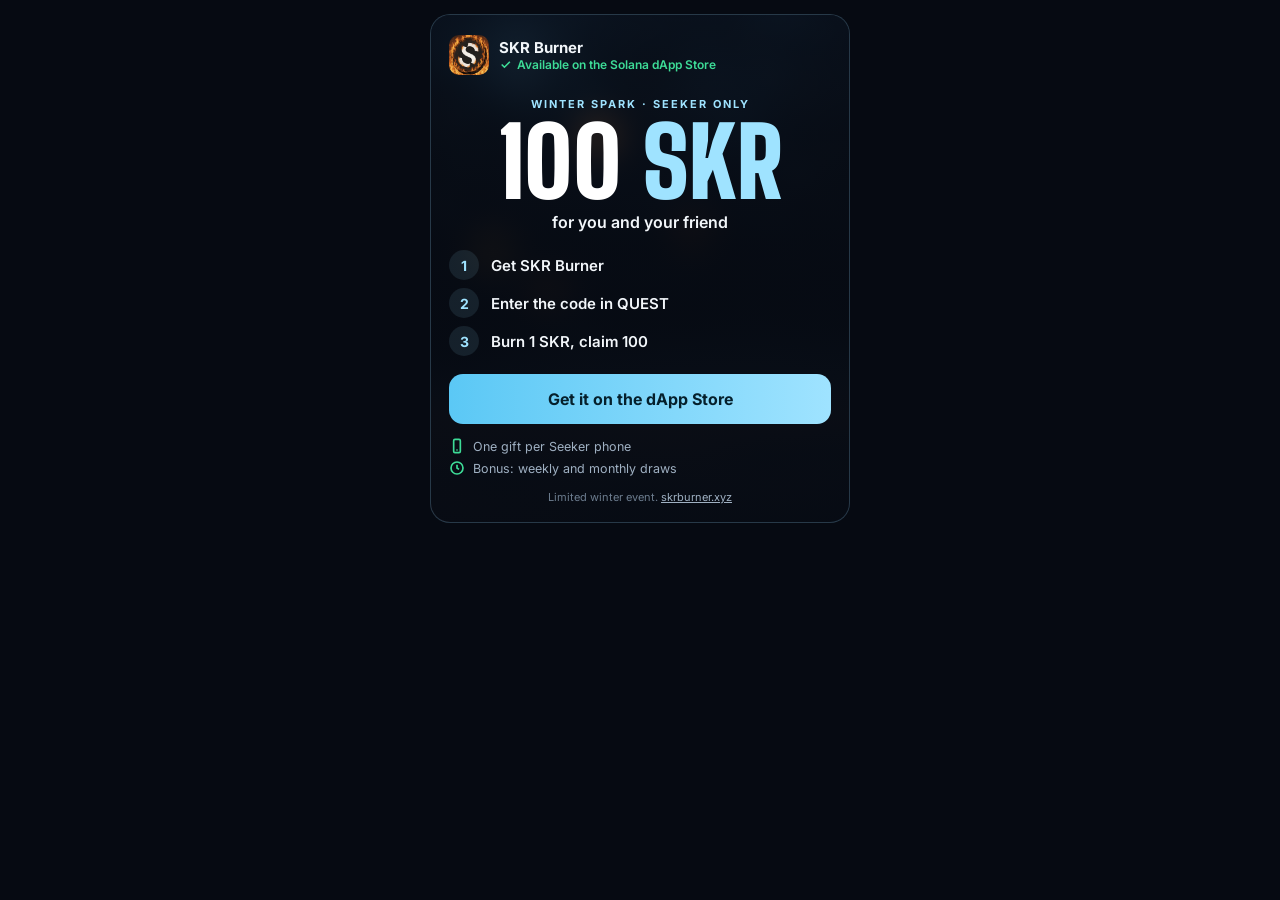
<file: spark/burn/index.html>
<!doctype html>
<html lang="en">
<head>
  <meta charset="utf-8" />
  <meta name="viewport" content="width=device-width, initial-scale=1" />
  <title>SKR Burner · Winter Spark</title>
  <!-- Only for the X card (big picture under the post). People are sent to the Winter Spark page with the same code. -->
  <meta property="og:type" content="website" />
  <meta property="og:title" content="I just burned SKR on SKR Burner" />
  <meta property="og:description" content="Got a Seeker? Join with my code and burn 1 SKR: we both get 100 SKR. On the Solana dApp Store." />
  <meta property="og:image" content="https://skrburner.xyz/spark/og-burn.png" />
  <meta property="og:image:width" content="1200" />
  <meta property="og:image:height" content="630" />
  <meta name="twitter:card" content="summary_large_image" />
  <meta name="twitter:site" content="@SKRBurner" />
  <meta name="twitter:title" content="I just burned SKR on SKR Burner" />
  <meta name="twitter:description" content="Got a Seeker? Join with my code and burn 1 SKR: we both get 100 SKR." />
  <meta name="twitter:image" content="https://skrburner.xyz/spark/og-burn.png" />
  <style>body{background:#060a12;color:#9fb0c2;font-family:system-ui,sans-serif;display:grid;place-items:center;min-height:100vh;margin:0}a{color:#9FE3FF}</style>
  <script>location.replace('../' + location.search)</script>
</head>
<body><a href="../">Winter Spark · SKR Burner</a></body>
</html>
</file>
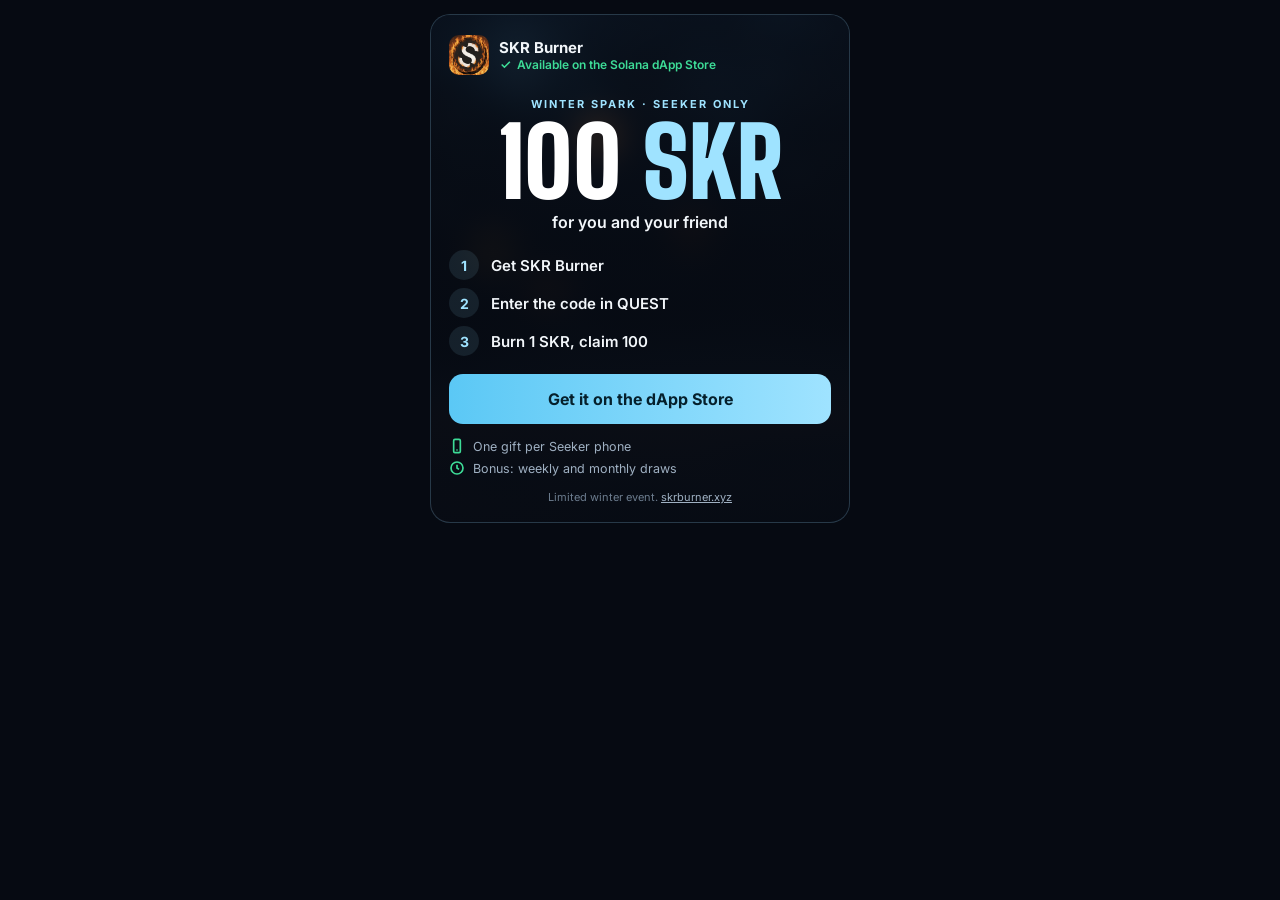
<file: spark/friend/index.html>
<!doctype html>
<html lang="en">
<head>
  <meta charset="utf-8" />
  <meta name="viewport" content="width=device-width, initial-scale=1" />
  <title>SKR Burner · Winter Spark</title>
  <!-- Only for the X card (big picture under the post). People are sent to the Winter Spark page with the same code. -->
  <meta property="og:type" content="website" />
  <meta property="og:title" content="Join me on SKR Burner: we both get 100 SKR" />
  <meta property="og:description" content="Got a Seeker? Join with my code and burn 1 SKR: we both get 100 SKR. On the Solana dApp Store." />
  <meta property="og:image" content="https://skrburner.xyz/spark/og-friend.png" />
  <meta property="og:image:width" content="1200" />
  <meta property="og:image:height" content="630" />
  <meta name="twitter:card" content="summary_large_image" />
  <meta name="twitter:site" content="@SKRBurner" />
  <meta name="twitter:title" content="Join me on SKR Burner: we both get 100 SKR" />
  <meta name="twitter:description" content="Got a Seeker? Join with my code and burn 1 SKR: we both get 100 SKR." />
  <meta name="twitter:image" content="https://skrburner.xyz/spark/og-friend.png" />
  <style>body{background:#060a12;color:#9fb0c2;font-family:system-ui,sans-serif;display:grid;place-items:center;min-height:100vh;margin:0}a{color:#9FE3FF}</style>
  <script>location.replace('../' + location.search)</script>
</head>
<body><a href="../">Winter Spark · SKR Burner</a></body>
</html>
</file>
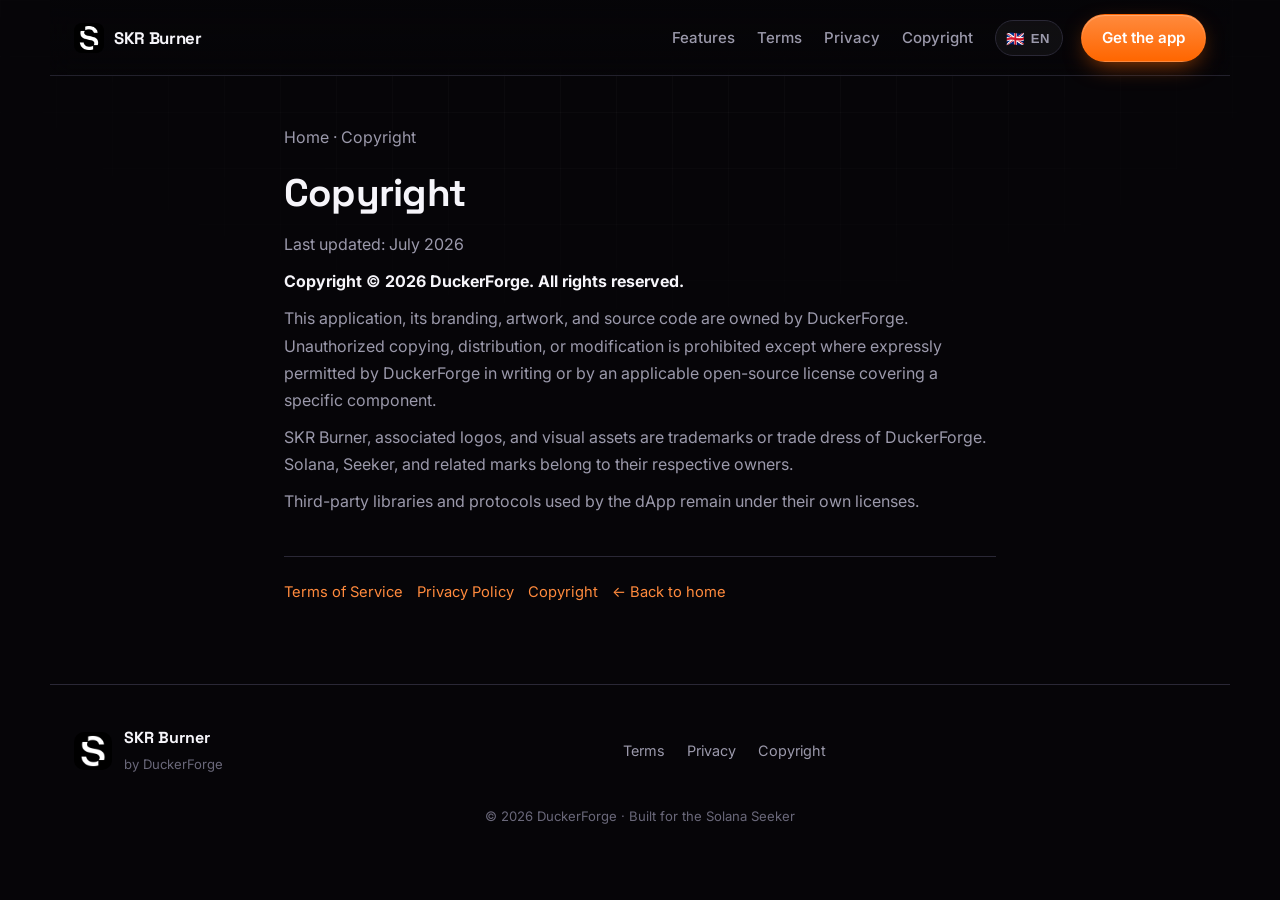
<file: copyright.html>
<!DOCTYPE html>
<html lang="en">
<head>
  <meta charset="UTF-8" />
  <meta name="viewport" content="width=device-width, initial-scale=1.0" />
  <title>Copyright — SKR Burner</title>
  <meta name="description" content="Copyright for SKR Burner by DuckerForge." />
  <meta name="theme-color" content="#ff6600" />
  <link rel="icon" type="image/png" href="assets/favicon.png" />
  <link rel="preconnect" href="https://fonts.googleapis.com" />
  <link rel="preconnect" href="https://fonts.gstatic.com" crossorigin />
  <link href="https://fonts.googleapis.com/css2?family=Space+Grotesk:wght@400;500;600;700&family=Inter:wght@400;500;600&display=swap" rel="stylesheet" />
  <link rel="stylesheet" href="styles.css" />
</head>
<body>
  <div class="bg-grid" aria-hidden="true"></div>
  <header class="nav" id="top">
    <a class="nav__brand" href="index.html" aria-label="SKR Burner home">
      <img src="assets/logo.jpg" alt="SKR Burner logo" class="nav__logo" />
      <span class="nav__name">SKR&nbsp;Burner</span>
    </a>
    <nav class="nav__links" aria-label="Primary">
      <a href="index.html#features">Features</a>
      <a href="terms.html" data-i18n="navTerms">Terms</a>
      <a href="privacy.html" data-i18n="navPrivacy">Privacy</a>
      <a href="copyright.html">Copyright</a>
    </nav>
    <div class="lang" id="lang-switch" role="group" aria-label="Language"></div>
    <a class="btn btn--primary nav__cta" href="index.html#download">Get the app</a>
  </header>
  <main class="legal">
    <p class="legal__crumb"><a href="index.html">Home</a> · Copyright</p>
    <h1>Copyright</h1>
    <p class="legal__updated">Last updated: July 2026</p>
    
<p><strong>Copyright © 2026 DuckerForge. All rights reserved.</strong></p>
<p>This application, its branding, artwork, and source code are owned by DuckerForge. Unauthorized copying, distribution, or modification is prohibited except where expressly permitted by DuckerForge in writing or by an applicable open-source license covering a specific component.</p>
<p>SKR Burner, associated logos, and visual assets are trademarks or trade dress of DuckerForge. Solana, Seeker, and related marks belong to their respective owners.</p>
<p>Third-party libraries and protocols used by the dApp remain under their own licenses.</p>

    <nav class="legal__nav" aria-label="Legal">
      <a href="terms.html">Terms of Service</a>
      <a href="privacy.html">Privacy Policy</a>
      <a href="copyright.html">Copyright</a>
      <a href="index.html">← Back to home</a>
    </nav>
  </main>
  <footer class="footer">
    <div class="footer__brand">
      <img src="assets/logo.jpg" alt="" class="footer__logo" />
      <div>
        <b>SKR Burner</b>
        <span>by DuckerForge</span>
      </div>
    </div>
    <nav class="footer__links" aria-label="Footer">
      <a href="terms.html" data-i18n="navTerms">Terms</a>
      <a href="privacy.html" data-i18n="navPrivacy">Privacy</a>
      <a href="copyright.html">Copyright</a>
    </nav>
    <p class="footer__copy">© 2026 DuckerForge · Built for the Solana Seeker</p>
  </footer>
  <script src="i18n.js" defer></script>
</body>
</html>
</file>
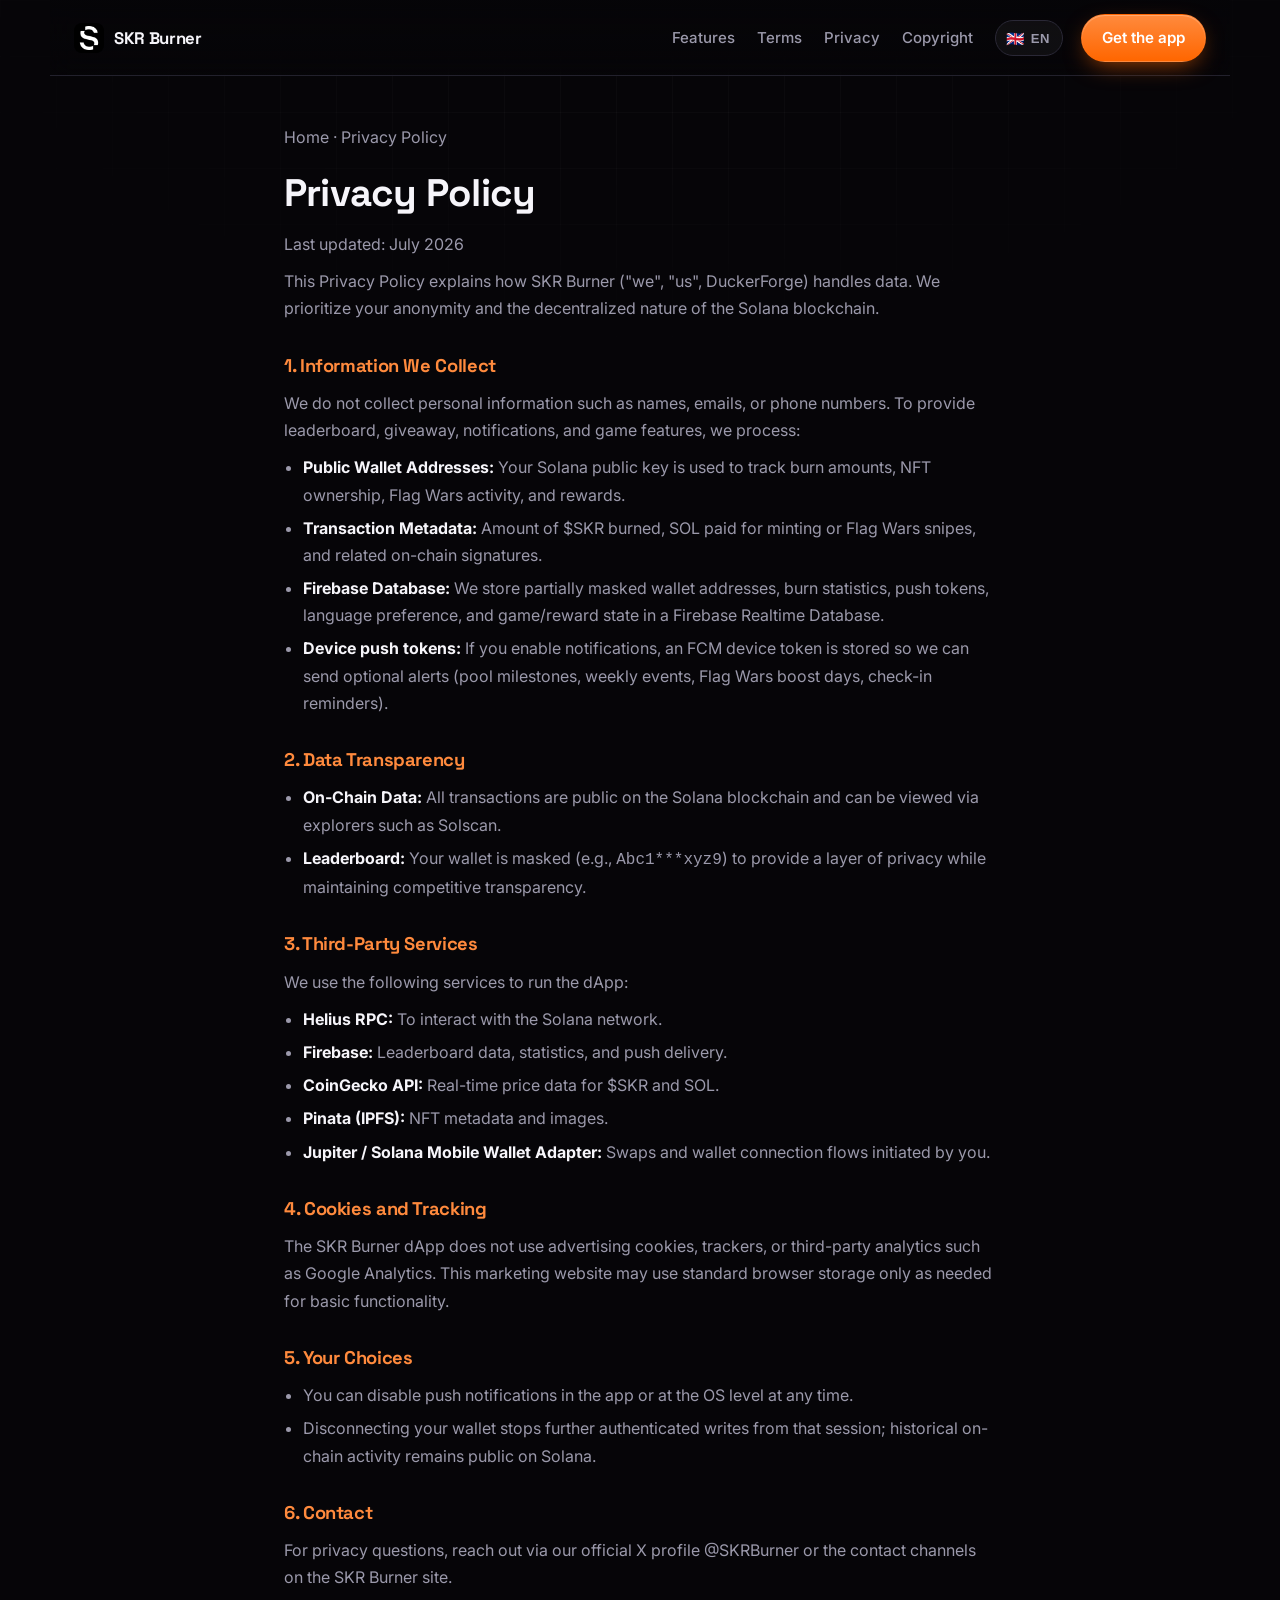
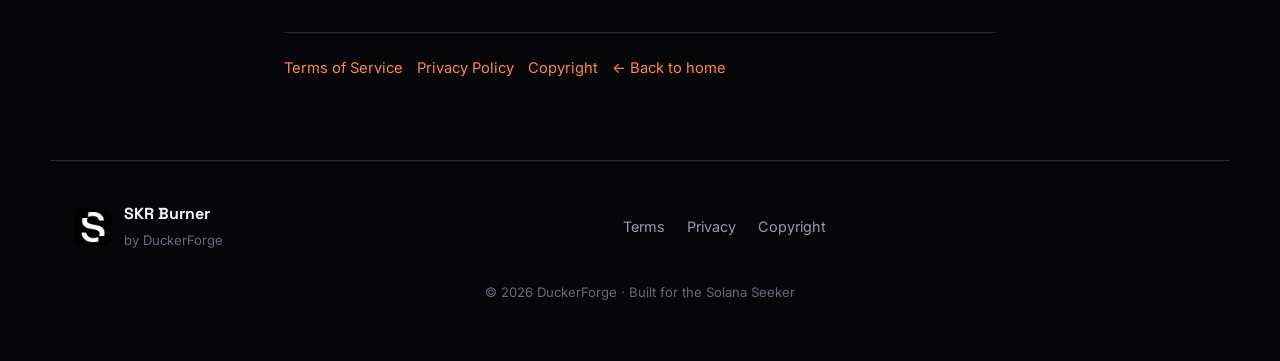
<file: privacy.html>
<!DOCTYPE html>
<html lang="en">
<head>
  <meta charset="UTF-8" />
  <meta name="viewport" content="width=device-width, initial-scale=1.0" />
  <title>Privacy Policy — SKR Burner</title>
  <meta name="description" content="Privacy Policy for SKR Burner by DuckerForge." />
  <meta name="theme-color" content="#ff6600" />
  <link rel="icon" type="image/png" href="assets/favicon.png" />
  <link rel="preconnect" href="https://fonts.googleapis.com" />
  <link rel="preconnect" href="https://fonts.gstatic.com" crossorigin />
  <link href="https://fonts.googleapis.com/css2?family=Space+Grotesk:wght@400;500;600;700&family=Inter:wght@400;500;600&display=swap" rel="stylesheet" />
  <link rel="stylesheet" href="styles.css" />
</head>
<body>
  <div class="bg-grid" aria-hidden="true"></div>
  <header class="nav" id="top">
    <a class="nav__brand" href="index.html" aria-label="SKR Burner home">
      <img src="assets/logo.jpg" alt="SKR Burner logo" class="nav__logo" />
      <span class="nav__name">SKR&nbsp;Burner</span>
    </a>
    <nav class="nav__links" aria-label="Primary">
      <a href="index.html#features">Features</a>
      <a href="terms.html" data-i18n="navTerms">Terms</a>
      <a href="privacy.html" data-i18n="navPrivacy">Privacy</a>
      <a href="copyright.html">Copyright</a>
    </nav>
    <div class="lang" id="lang-switch" role="group" aria-label="Language"></div>
    <a class="btn btn--primary nav__cta" href="index.html#download">Get the app</a>
  </header>
  <main class="legal">
    <p class="legal__crumb"><a href="index.html">Home</a> · Privacy Policy</p>
    <h1>Privacy Policy</h1>
    <p class="legal__updated">Last updated: July 2026</p>
    
<p>This Privacy Policy explains how SKR Burner ("we", "us", DuckerForge) handles data. We prioritize your anonymity and the decentralized nature of the Solana blockchain.</p>

<h2>1. Information We Collect</h2>
<p>We do not collect personal information such as names, emails, or phone numbers. To provide leaderboard, giveaway, notifications, and game features, we process:</p>
<ul>
  <li><strong>Public Wallet Addresses:</strong> Your Solana public key is used to track burn amounts, NFT ownership, Flag Wars activity, and rewards.</li>
  <li><strong>Transaction Metadata:</strong> Amount of $SKR burned, SOL paid for minting or Flag Wars snipes, and related on-chain signatures.</li>
  <li><strong>Firebase Database:</strong> We store partially masked wallet addresses, burn statistics, push tokens, language preference, and game/reward state in a Firebase Realtime Database.</li>
  <li><strong>Device push tokens:</strong> If you enable notifications, an FCM device token is stored so we can send optional alerts (pool milestones, weekly events, Flag Wars boost days, check-in reminders).</li>
</ul>

<h2>2. Data Transparency</h2>
<ul>
  <li><strong>On-Chain Data:</strong> All transactions are public on the Solana blockchain and can be viewed via explorers such as Solscan.</li>
  <li><strong>Leaderboard:</strong> Your wallet is masked (e.g., <code>Abc1***xyz9</code>) to provide a layer of privacy while maintaining competitive transparency.</li>
</ul>

<h2>3. Third-Party Services</h2>
<p>We use the following services to run the dApp:</p>
<ul>
  <li><strong>Helius RPC:</strong> To interact with the Solana network.</li>
  <li><strong>Firebase:</strong> Leaderboard data, statistics, and push delivery.</li>
  <li><strong>CoinGecko API:</strong> Real-time price data for $SKR and SOL.</li>
  <li><strong>Pinata (IPFS):</strong> NFT metadata and images.</li>
  <li><strong>Jupiter / Solana Mobile Wallet Adapter:</strong> Swaps and wallet connection flows initiated by you.</li>
</ul>

<h2>4. Cookies and Tracking</h2>
<p>The SKR Burner dApp does not use advertising cookies, trackers, or third-party analytics such as Google Analytics. This marketing website may use standard browser storage only as needed for basic functionality.</p>

<h2>5. Your Choices</h2>
<ul>
  <li>You can disable push notifications in the app or at the OS level at any time.</li>
  <li>Disconnecting your wallet stops further authenticated writes from that session; historical on-chain activity remains public on Solana.</li>
</ul>

<h2>6. Contact</h2>
<p>For privacy questions, reach out via our official X profile <a href="https://x.com/SKRBurner" rel="noopener" target="_blank">@SKRBurner</a> or the contact channels on the <a href="index.html">SKR Burner site</a>.</p>

    <nav class="legal__nav" aria-label="Legal">
      <a href="terms.html">Terms of Service</a>
      <a href="privacy.html">Privacy Policy</a>
      <a href="copyright.html">Copyright</a>
      <a href="index.html">← Back to home</a>
    </nav>
  </main>
  <footer class="footer">
    <div class="footer__brand">
      <img src="assets/logo.jpg" alt="" class="footer__logo" />
      <div>
        <b>SKR Burner</b>
        <span>by DuckerForge</span>
      </div>
    </div>
    <nav class="footer__links" aria-label="Footer">
      <a href="terms.html" data-i18n="navTerms">Terms</a>
      <a href="privacy.html" data-i18n="navPrivacy">Privacy</a>
      <a href="copyright.html">Copyright</a>
    </nav>
    <p class="footer__copy">© 2026 DuckerForge · Built for the Solana Seeker</p>
  </footer>
  <script src="i18n.js" defer></script>
</body>
</html>
</file>
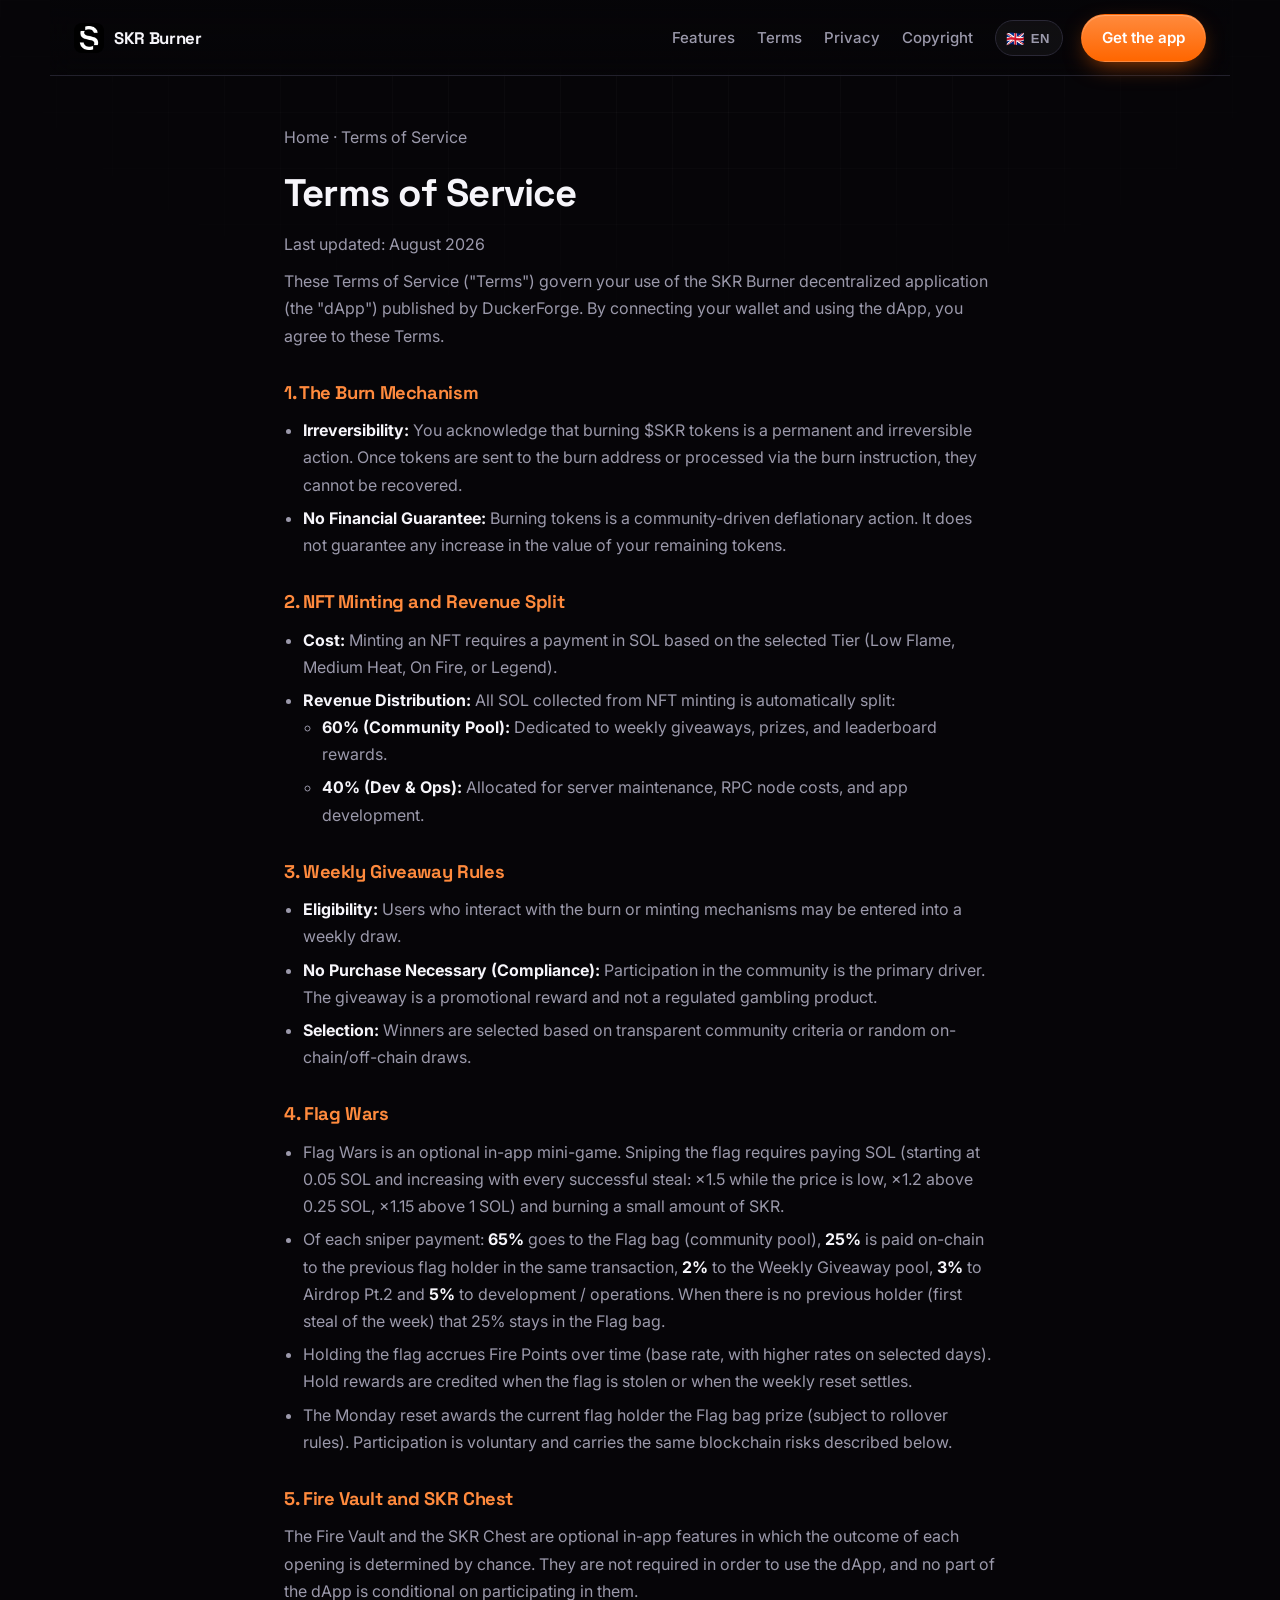
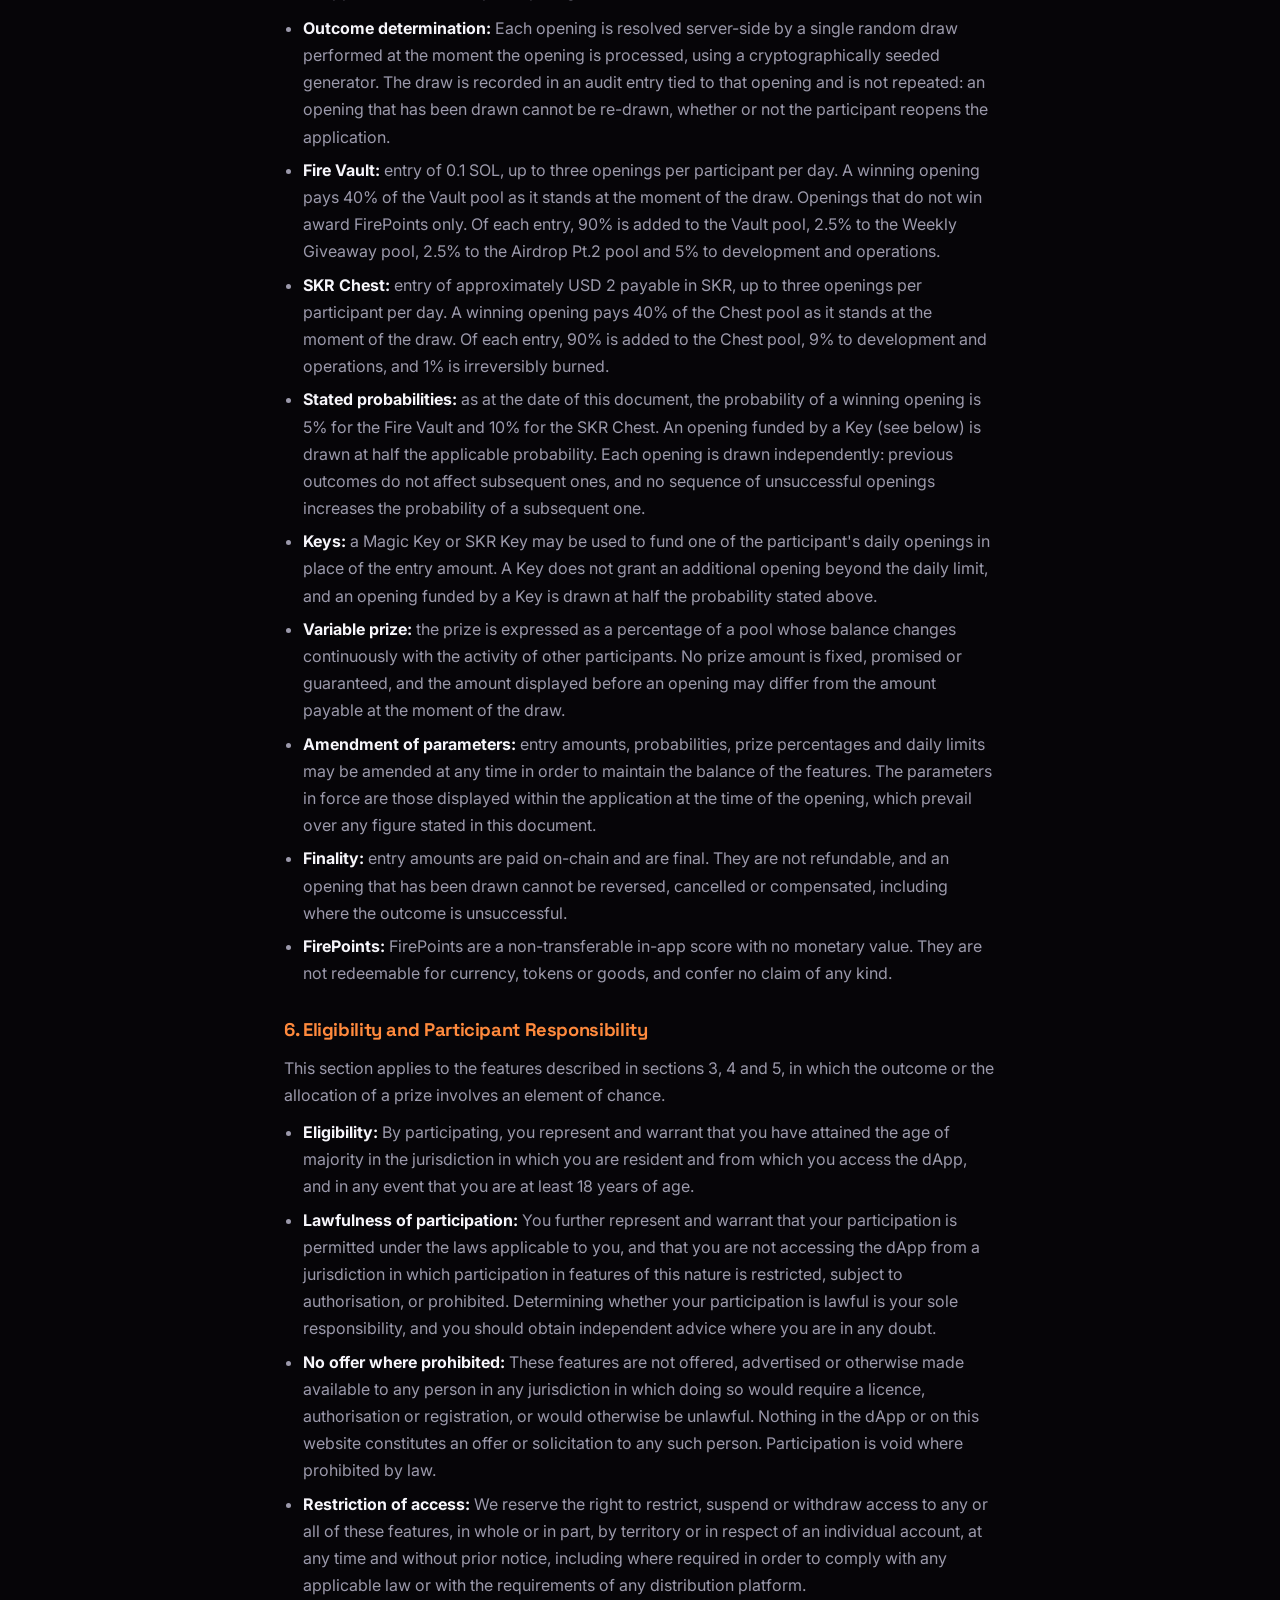
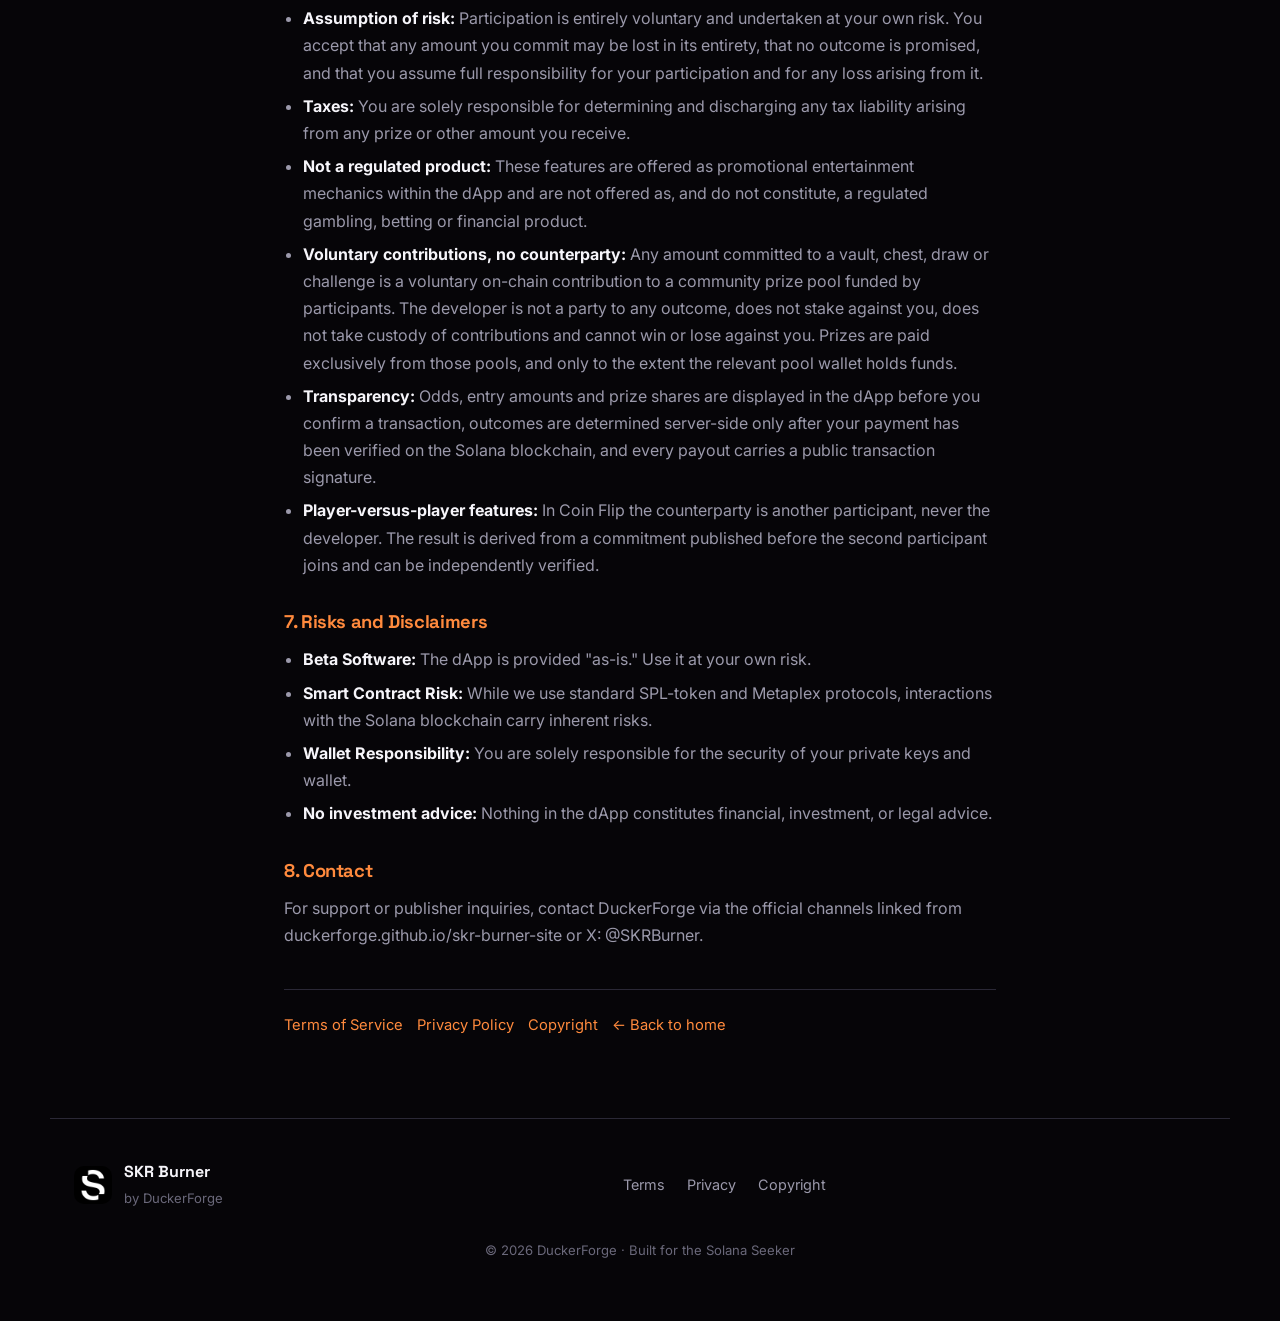
<file: terms.html>
<!DOCTYPE html>
<html lang="en">
<head>
  <meta charset="UTF-8" />
  <meta name="viewport" content="width=device-width, initial-scale=1.0" />
  <title>Terms of Service — SKR Burner</title>
  <meta name="description" content="Terms of Service for SKR Burner by DuckerForge." />
  <meta name="theme-color" content="#ff6600" />
  <link rel="icon" type="image/png" href="assets/favicon.png" />
  <link rel="preconnect" href="https://fonts.googleapis.com" />
  <link rel="preconnect" href="https://fonts.gstatic.com" crossorigin />
  <link href="https://fonts.googleapis.com/css2?family=Space+Grotesk:wght@400;500;600;700&family=Inter:wght@400;500;600&display=swap" rel="stylesheet" />
  <link rel="stylesheet" href="styles.css" />
</head>
<body>
  <div class="bg-grid" aria-hidden="true"></div>
  <header class="nav" id="top">
    <a class="nav__brand" href="index.html" aria-label="SKR Burner home">
      <img src="assets/logo.jpg" alt="SKR Burner logo" class="nav__logo" />
      <span class="nav__name">SKR&nbsp;Burner</span>
    </a>
    <nav class="nav__links" aria-label="Primary">
      <a href="index.html#features">Features</a>
      <a href="terms.html" data-i18n="navTerms">Terms</a>
      <a href="privacy.html" data-i18n="navPrivacy">Privacy</a>
      <a href="copyright.html">Copyright</a>
    </nav>
    <div class="lang" id="lang-switch" role="group" aria-label="Language"></div>
    <a class="btn btn--primary nav__cta" href="index.html#download">Get the app</a>
  </header>
  <main class="legal">
    <p class="legal__crumb"><a href="index.html">Home</a> · Terms of Service</p>
    <h1>Terms of Service</h1>
    <p class="legal__updated">Last updated: August 2026</p>
    
<p>These Terms of Service ("Terms") govern your use of the SKR Burner decentralized application (the "dApp") published by DuckerForge. By connecting your wallet and using the dApp, you agree to these Terms.</p>

<h2>1. The Burn Mechanism</h2>
<ul>
  <li><strong>Irreversibility:</strong> You acknowledge that burning $SKR tokens is a permanent and irreversible action. Once tokens are sent to the burn address or processed via the burn instruction, they cannot be recovered.</li>
  <li><strong>No Financial Guarantee:</strong> Burning tokens is a community-driven deflationary action. It does not guarantee any increase in the value of your remaining tokens.</li>
</ul>

<h2>2. NFT Minting and Revenue Split</h2>
<ul>
  <li><strong>Cost:</strong> Minting an NFT requires a payment in SOL based on the selected Tier (Low Flame, Medium Heat, On Fire, or Legend).</li>
  <li><strong>Revenue Distribution:</strong> All SOL collected from NFT minting is automatically split:
    <ul>
      <li><strong>60% (Community Pool):</strong> Dedicated to weekly giveaways, prizes, and leaderboard rewards.</li>
      <li><strong>40% (Dev &amp; Ops):</strong> Allocated for server maintenance, RPC node costs, and app development.</li>
    </ul>
  </li>
</ul>

<h2>3. Weekly Giveaway Rules</h2>
<ul>
  <li><strong>Eligibility:</strong> Users who interact with the burn or minting mechanisms may be entered into a weekly draw.</li>
  <li><strong>No Purchase Necessary (Compliance):</strong> Participation in the community is the primary driver. The giveaway is a promotional reward and not a regulated gambling product.</li>
  <li><strong>Selection:</strong> Winners are selected based on transparent community criteria or random on-chain/off-chain draws.</li>
</ul>

<h2>4. Flag Wars</h2>
<ul>
  <li>Flag Wars is an optional in-app mini-game. Sniping the flag requires paying SOL (starting at 0.05 SOL and increasing with every successful steal: ×1.5 while the price is low, ×1.2 above 0.25 SOL, ×1.15 above 1 SOL) and burning a small amount of SKR.</li>
  <li>Of each sniper payment: <strong>65%</strong> goes to the Flag bag (community pool), <strong>25%</strong> is paid on-chain to the previous flag holder in the same transaction, <strong>2%</strong> to the Weekly Giveaway pool, <strong>3%</strong> to Airdrop Pt.2 and <strong>5%</strong> to development / operations. When there is no previous holder (first steal of the week) that 25% stays in the Flag bag.</li>
  <li>Holding the flag accrues Fire Points over time (base rate, with higher rates on selected days). Hold rewards are credited when the flag is stolen or when the weekly reset settles.</li>
  <li>The Monday reset awards the current flag holder the Flag bag prize (subject to rollover rules). Participation is voluntary and carries the same blockchain risks described below.</li>
</ul>

<h2>5. Fire Vault and SKR Chest</h2>
<p>The Fire Vault and the SKR Chest are optional in-app features in which the outcome of each opening is determined by chance. They are not required in order to use the dApp, and no part of the dApp is conditional on participating in them.</p>
<ul>
  <li><strong>Outcome determination:</strong> Each opening is resolved server-side by a single random draw performed at the moment the opening is processed, using a cryptographically seeded generator. The draw is recorded in an audit entry tied to that opening and is not repeated: an opening that has been drawn cannot be re-drawn, whether or not the participant reopens the application.</li>
  <li><strong>Fire Vault:</strong> entry of 0.1 SOL, up to three openings per participant per day. A winning opening pays 40% of the Vault pool as it stands at the moment of the draw. Openings that do not win award FirePoints only. Of each entry, 90% is added to the Vault pool, 2.5% to the Weekly Giveaway pool, 2.5% to the Airdrop Pt.2 pool and 5% to development and operations.</li>
  <li><strong>SKR Chest:</strong> entry of approximately USD 2 payable in SKR, up to three openings per participant per day. A winning opening pays 40% of the Chest pool as it stands at the moment of the draw. Of each entry, 90% is added to the Chest pool, 9% to development and operations, and 1% is irreversibly burned.</li>
  <li><strong>Stated probabilities:</strong> as at the date of this document, the probability of a winning opening is 5% for the Fire Vault and 10% for the SKR Chest. An opening funded by a Key (see below) is drawn at half the applicable probability. Each opening is drawn independently: previous outcomes do not affect subsequent ones, and no sequence of unsuccessful openings increases the probability of a subsequent one.</li>
  <li><strong>Keys:</strong> a Magic Key or SKR Key may be used to fund one of the participant's daily openings in place of the entry amount. A Key does not grant an additional opening beyond the daily limit, and an opening funded by a Key is drawn at half the probability stated above.</li>
  <li><strong>Variable prize:</strong> the prize is expressed as a percentage of a pool whose balance changes continuously with the activity of other participants. No prize amount is fixed, promised or guaranteed, and the amount displayed before an opening may differ from the amount payable at the moment of the draw.</li>
  <li><strong>Amendment of parameters:</strong> entry amounts, probabilities, prize percentages and daily limits may be amended at any time in order to maintain the balance of the features. The parameters in force are those displayed within the application at the time of the opening, which prevail over any figure stated in this document.</li>
  <li><strong>Finality:</strong> entry amounts are paid on-chain and are final. They are not refundable, and an opening that has been drawn cannot be reversed, cancelled or compensated, including where the outcome is unsuccessful.</li>
  <li><strong>FirePoints:</strong> FirePoints are a non-transferable in-app score with no monetary value. They are not redeemable for currency, tokens or goods, and confer no claim of any kind.</li>
</ul>

<h2>6. Eligibility and Participant Responsibility</h2>
<p>This section applies to the features described in sections 3, 4 and 5, in which the outcome or the allocation of a prize involves an element of chance.</p>
<ul>
  <li><strong>Eligibility:</strong> By participating, you represent and warrant that you have attained the age of majority in the jurisdiction in which you are resident and from which you access the dApp, and in any event that you are at least 18 years of age.</li>
  <li><strong>Lawfulness of participation:</strong> You further represent and warrant that your participation is permitted under the laws applicable to you, and that you are not accessing the dApp from a jurisdiction in which participation in features of this nature is restricted, subject to authorisation, or prohibited. Determining whether your participation is lawful is your sole responsibility, and you should obtain independent advice where you are in any doubt.</li>
  <li><strong>No offer where prohibited:</strong> These features are not offered, advertised or otherwise made available to any person in any jurisdiction in which doing so would require a licence, authorisation or registration, or would otherwise be unlawful. Nothing in the dApp or on this website constitutes an offer or solicitation to any such person. Participation is void where prohibited by law.</li>
  <li><strong>Restriction of access:</strong> We reserve the right to restrict, suspend or withdraw access to any or all of these features, in whole or in part, by territory or in respect of an individual account, at any time and without prior notice, including where required in order to comply with any applicable law or with the requirements of any distribution platform.</li>
  <li><strong>Assumption of risk:</strong> Participation is entirely voluntary and undertaken at your own risk. You accept that any amount you commit may be lost in its entirety, that no outcome is promised, and that you assume full responsibility for your participation and for any loss arising from it.</li>
  <li><strong>Taxes:</strong> You are solely responsible for determining and discharging any tax liability arising from any prize or other amount you receive.</li>
  <li><strong>Not a regulated product:</strong> These features are offered as promotional entertainment mechanics within the dApp and are not offered as, and do not constitute, a regulated gambling, betting or financial product.</li>
  <li><strong>Voluntary contributions, no counterparty:</strong> Any amount committed to a vault, chest, draw or challenge is a voluntary on-chain contribution to a community prize pool funded by participants. The developer is not a party to any outcome, does not stake against you, does not take custody of contributions and cannot win or lose against you. Prizes are paid exclusively from those pools, and only to the extent the relevant pool wallet holds funds.</li>
  <li><strong>Transparency:</strong> Odds, entry amounts and prize shares are displayed in the dApp before you confirm a transaction, outcomes are determined server-side only after your payment has been verified on the Solana blockchain, and every payout carries a public transaction signature.</li>
  <li><strong>Player-versus-player features:</strong> In Coin Flip the counterparty is another participant, never the developer. The result is derived from a commitment published before the second participant joins and can be independently verified.</li>
</ul>

<h2>7. Risks and Disclaimers</h2>
<ul>
  <li><strong>Beta Software:</strong> The dApp is provided "as-is." Use it at your own risk.</li>
  <li><strong>Smart Contract Risk:</strong> While we use standard SPL-token and Metaplex protocols, interactions with the Solana blockchain carry inherent risks.</li>
  <li><strong>Wallet Responsibility:</strong> You are solely responsible for the security of your private keys and wallet.</li>
  <li><strong>No investment advice:</strong> Nothing in the dApp constitutes financial, investment, or legal advice.</li>
</ul>

<h2>8. Contact</h2>
<p>For support or publisher inquiries, contact DuckerForge via the official channels linked from <a href="index.html">duckerforge.github.io/skr-burner-site</a> or X: <a href="https://x.com/SKRBurner" rel="noopener" target="_blank">@SKRBurner</a>.</p>

    <nav class="legal__nav" aria-label="Legal">
      <a href="terms.html">Terms of Service</a>
      <a href="privacy.html">Privacy Policy</a>
      <a href="copyright.html">Copyright</a>
      <a href="index.html">← Back to home</a>
    </nav>
  </main>
  <footer class="footer">
    <div class="footer__brand">
      <img src="assets/logo.jpg" alt="" class="footer__logo" />
      <div>
        <b>SKR Burner</b>
        <span>by DuckerForge</span>
      </div>
    </div>
    <nav class="footer__links" aria-label="Footer">
      <a href="terms.html" data-i18n="navTerms">Terms</a>
      <a href="privacy.html" data-i18n="navPrivacy">Privacy</a>
      <a href="copyright.html">Copyright</a>
    </nav>
    <p class="footer__copy">© 2026 DuckerForge · Built for the Solana Seeker</p>
  </footer>
  <script src="i18n.js" defer></script>
</body>
</html>
</file>
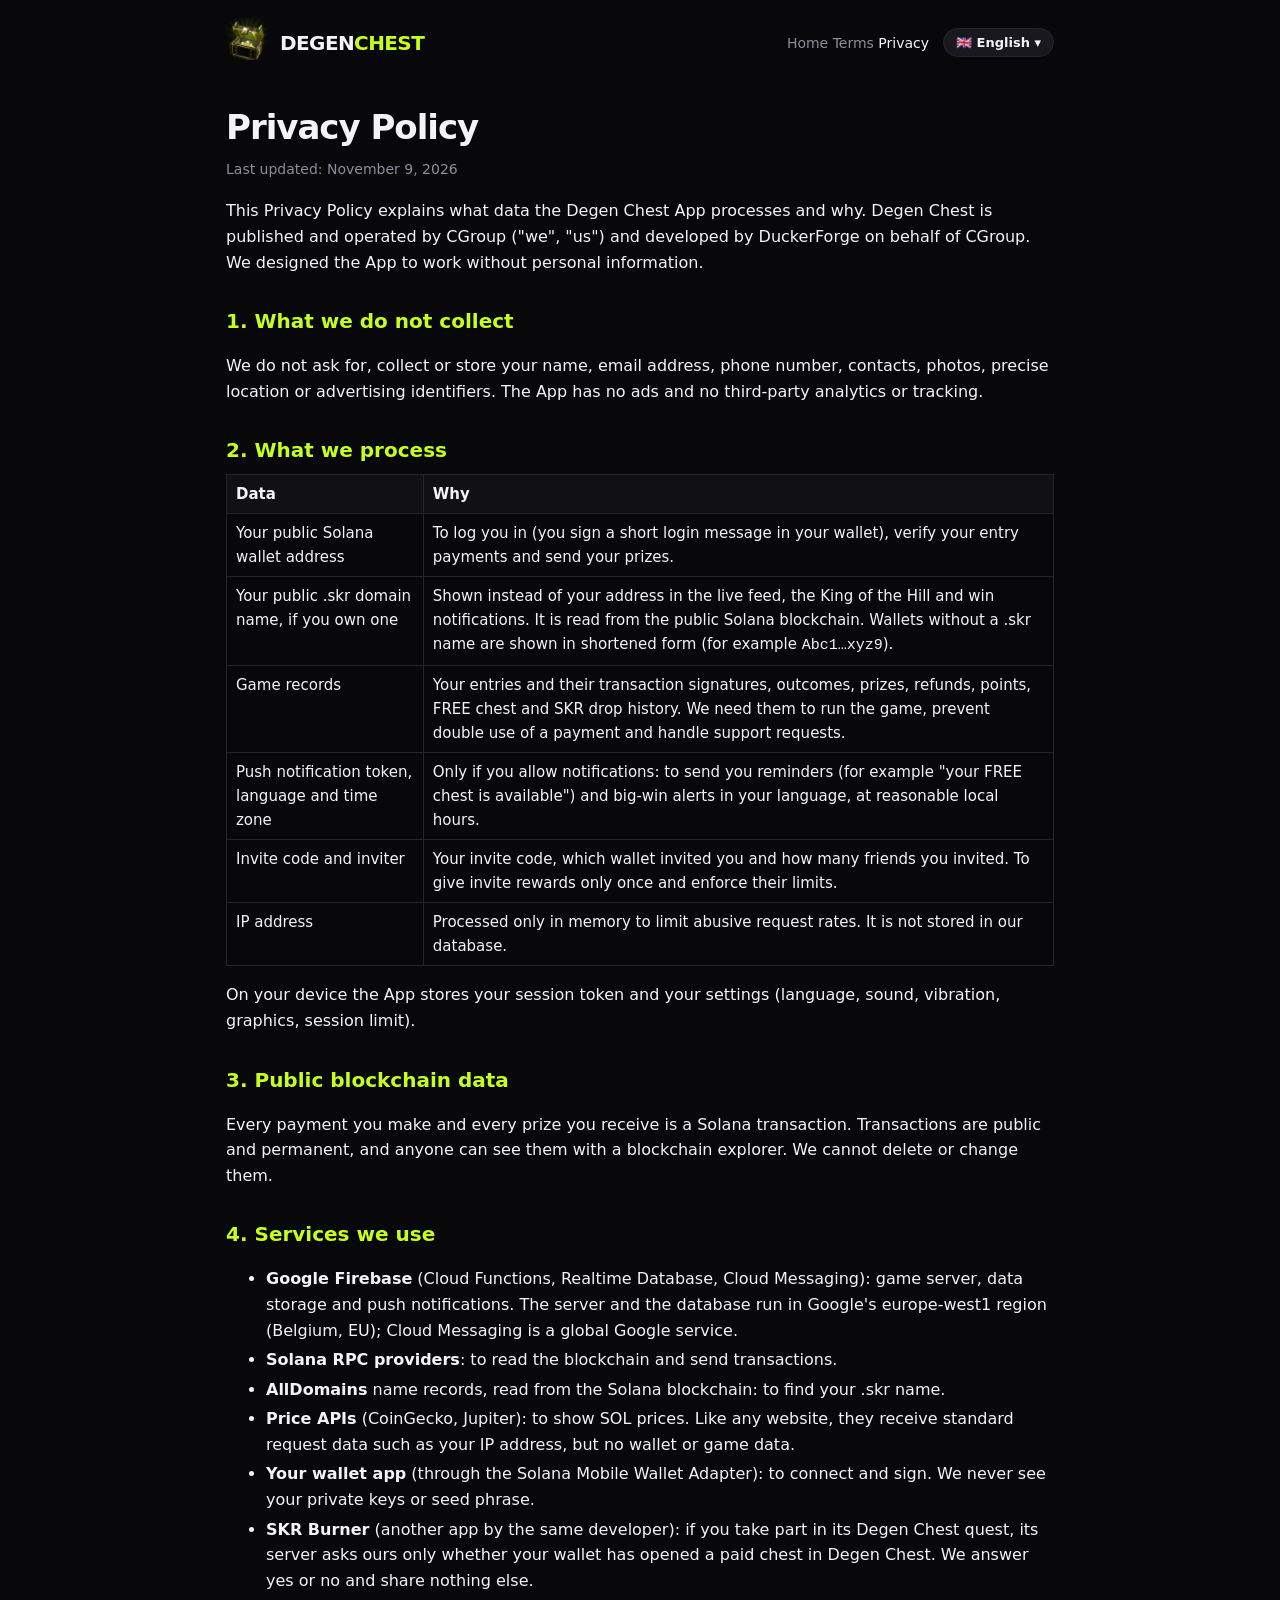
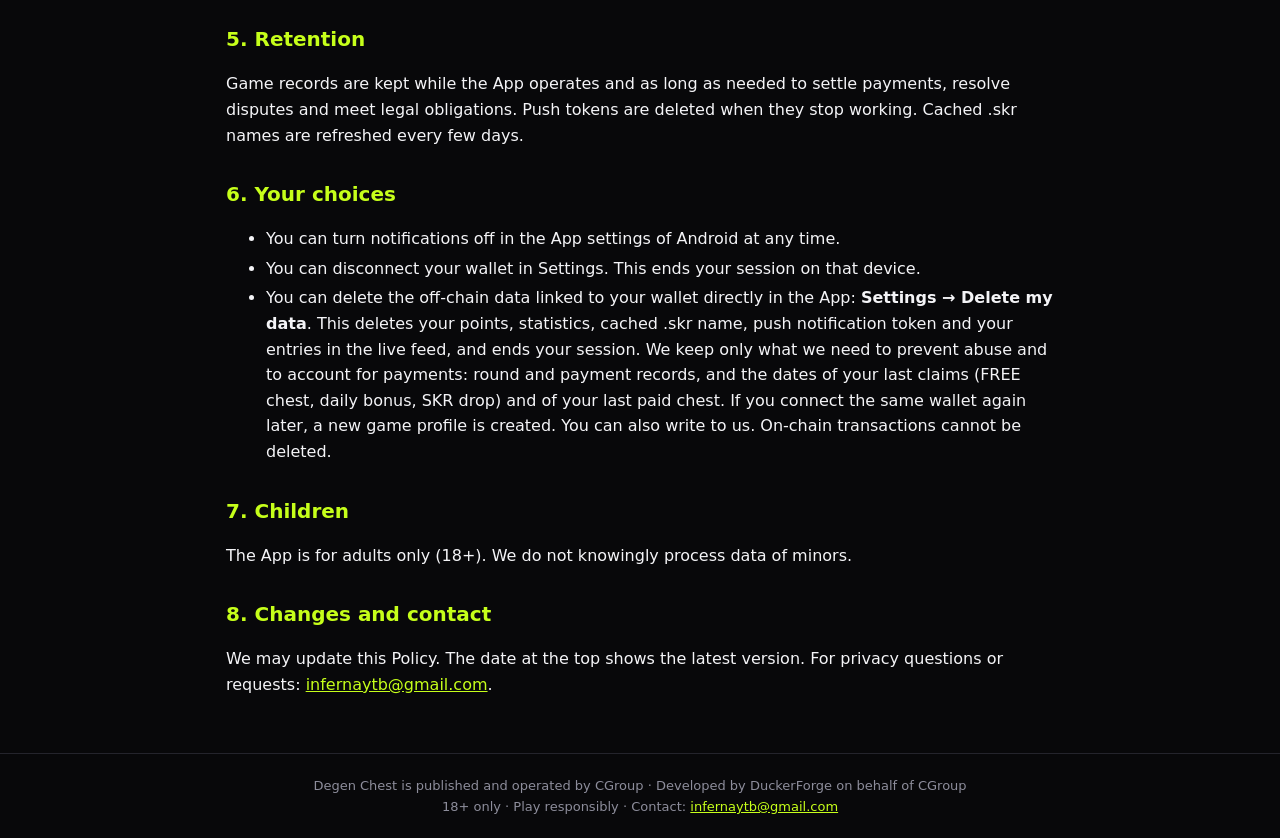
<file: degenchest/privacy.html>
<!doctype html><html lang="en"><head><meta charset="utf-8"><meta name="viewport" content="width=device-width,initial-scale=1"><title>Privacy Policy · Degen Chest</title><link rel="icon" href="favicon.png"><link rel="apple-touch-icon" href="icon-192.png"><meta name="description" content="Privacy Policy of Degen Chest."><style>[hidden]{display:none!important}:root{--bg:#08080a;--s1:#111115;--s2:#18181e;--line:#24242c;--tx:#f4f4f7;--dim:#8d8d9b;--lime:#c6ff1a}*{box-sizing:border-box}
body{margin:0;background:var(--bg);color:var(--tx);font:400 16px/1.6 system-ui,-apple-system,Segoe UI,Roboto,"Noto Sans CJK SC","Hiragino Sans",sans-serif}a{color:var(--lime)}
header{max-width:860px;margin:0 auto;padding:18px 16px;display:flex;align-items:center;gap:12px;flex-wrap:wrap}header img{width:42px;height:42px;border-radius:12px}header b{font-size:20px;letter-spacing:-.03em}header b span{color:var(--lime)}
nav{margin-left:auto;display:flex;gap:14px;font-size:14px;align-items:center}nav a{color:var(--dim);text-decoration:none}nav a:hover,nav a.on{color:var(--tx)}
.lg{position:relative}.lg>button{background:var(--s2);color:var(--tx);border:1px solid var(--line);border-radius:99px;padding:6px 12px;font:600 13px system-ui,sans-serif;cursor:pointer}
.lg ul{position:absolute;right:0;top:calc(100% + 6px);list-style:none;margin:0;padding:6px;background:var(--s1);border:1px solid var(--line);border-radius:12px;min-width:160px;z-index:9;display:none}.lg.on ul{display:block}
.lg li button{width:100%;text-align:left;background:none;border:0;color:var(--tx);padding:7px 10px;border-radius:8px;font:500 14px system-ui,sans-serif;cursor:pointer}.lg li button:hover,.lg li button.on{background:var(--s2);color:var(--lime)}
main{max-width:860px;margin:0 auto;padding:6px 16px 40px}h1{font-size:34px;letter-spacing:-.03em;margin:8px 0 4px}h2{font-size:20px;margin:30px 0 8px;color:var(--lime)}.up{color:var(--dim);font-size:14px;margin:0 0 18px}
li{margin:4px 0}table{border-collapse:collapse;width:100%;margin:8px 0;font-size:15px}td,th{border:1px solid var(--line);padding:7px 9px;text-align:left;vertical-align:top}th{background:var(--s1)}
.box{background:var(--s1);border:1px solid var(--line);border-radius:14px;padding:14px 16px;margin:14px 0}.note{font-size:13px;color:var(--dim);border-left:3px solid var(--lime);padding:6px 10px;margin:0 0 16px;background:var(--s1);border-radius:0 8px 8px 0}
footer{border-top:1px solid var(--line);color:var(--dim);font-size:13px;text-align:center;padding:22px 16px}
.hero{min-height:calc(100vh - 180px);display:grid;place-items:center;text-align:center}.hero img.ic{width:132px;border-radius:32px;box-shadow:0 0 60px rgba(198,255,26,.35)}.hero h1{font-size:48px;letter-spacing:-.05em;margin:18px 0 8px}.hero h1 span{color:var(--lime)}
.hero p{color:var(--dim);max-width:460px;margin:8px auto}.hero img.bn{width:100%;max-width:760px;border-radius:18px;border:1px solid var(--line);box-shadow:0 0 50px rgba(198,255,26,.15);display:block;margin:6px auto 14px}.hero .tg{color:var(--tx);font-size:17px;max-width:560px}
.fe{list-style:none;padding:0;margin:16px auto;max-width:620px;display:grid;grid-template-columns:1fr 1fr;gap:8px;text-align:left}.fe li{background:var(--s1);border:1px solid var(--line);border-left:3px solid var(--lime);border-radius:10px;padding:9px 11px;font-size:14px;margin:0}@media(max-width:520px){.fe{grid-template-columns:1fr}}.pill{display:inline-block;margin:10px 0 4px;padding:6px 16px;border-radius:99px;background:var(--lime);color:#08080a;font-weight:800;font-size:13px;letter-spacing:.04em;text-transform:uppercase}.lk a{text-decoration:none;font-size:15px}.cr{font-size:12px}</style></head><body><header><a href="./"><img src="icon-192.png" alt="Degen Chest"></a><b>DEGEN<span>CHEST</span></b><nav><span data-l="en"><a href="./">Home</a> <a href="terms.html">Terms</a> <a href="privacy.html" class="on">Privacy</a></span><span data-l="zh" hidden><a href="./">首页</a> <a href="terms.html">条款</a> <a href="privacy.html" class="on">隐私</a></span><span data-l="ja" hidden><a href="./">ホーム</a> <a href="terms.html">規約</a> <a href="privacy.html" class="on">プライバシー</a></span><span data-l="de" hidden><a href="./">Start</a> <a href="terms.html">Bedingungen</a> <a href="privacy.html" class="on">Datenschutz</a></span><span data-l="es" hidden><a href="./">Inicio</a> <a href="terms.html">Términos</a> <a href="privacy.html" class="on">Privacidad</a></span><span data-l="fr" hidden><a href="./">Accueil</a> <a href="terms.html">Conditions</a> <a href="privacy.html" class="on">Confidentialité</a></span><div class="lg"><button>🇬🇧 English ▾</button><ul><li><button data-c="en">🇬🇧 English</button></li><li><button data-c="zh">🇨🇳 中文</button></li><li><button data-c="ja">🇯🇵 日本語</button></li><li><button data-c="de">🇩🇪 Deutsch</button></li><li><button data-c="es">🇪🇸 Español</button></li><li><button data-c="fr">🇫🇷 Français</button></li></ul></div></nav></header><main data-l="en" data-title="Privacy Policy · Degen Chest"><h1>Privacy Policy</h1><p class="up">Last updated: November 9, 2026</p><p>This Privacy Policy explains what data the Degen Chest App processes and why. Degen Chest is published and operated by CGroup ("we", "us") and developed by DuckerForge on behalf of CGroup. We designed the App to work without personal information.</p><h2>1. What we do not collect</h2><p>We do not ask for, collect or store your name, email address, phone number, contacts, photos, precise location or advertising identifiers. The App has no ads and no third-party analytics or tracking.</p><h2>2. What we process</h2><table><tr><th>Data</th><th>Why</th></tr><tr><td>Your public Solana wallet address</td><td>To log you in (you sign a short login message in your wallet), verify your entry payments and send your prizes.</td></tr><tr><td>Your public .skr domain name, if you own one</td><td>Shown instead of your address in the live feed, the King of the Hill and win notifications. It is read from the public Solana blockchain. Wallets without a .skr name are shown in shortened form (for example <code>Abc1…xyz9</code>).</td></tr><tr><td>Game records</td><td>Your entries and their transaction signatures, outcomes, prizes, refunds, points, FREE chest and SKR drop history. We need them to run the game, prevent double use of a payment and handle support requests.</td></tr><tr><td>Push notification token, language and time zone</td><td>Only if you allow notifications: to send you reminders (for example "your FREE chest is available") and big-win alerts in your language, at reasonable local hours.</td></tr><tr><td>Invite code and inviter</td><td>Your invite code, which wallet invited you and how many friends you invited. To give invite rewards only once and enforce their limits.</td></tr><tr><td>IP address</td><td>Processed only in memory to limit abusive request rates. It is not stored in our database.</td></tr></table><p>On your device the App stores your session token and your settings (language, sound, vibration, graphics, session limit).</p><h2>3. Public blockchain data</h2><p>Every payment you make and every prize you receive is a Solana transaction. Transactions are public and permanent, and anyone can see them with a blockchain explorer. We cannot delete or change them.</p><h2>4. Services we use</h2><ul><li><b>Google Firebase</b> (Cloud Functions, Realtime Database, Cloud Messaging): game server, data storage and push notifications. The server and the database run in Google's europe-west1 region (Belgium, EU); Cloud Messaging is a global Google service.</li><li><b>Solana RPC providers</b>: to read the blockchain and send transactions.</li><li><b>AllDomains</b> name records, read from the Solana blockchain: to find your .skr name.</li><li><b>Price APIs</b> (CoinGecko, Jupiter): to show SOL prices. Like any website, they receive standard request data such as your IP address, but no wallet or game data.</li><li><b>Your wallet app</b> (through the Solana Mobile Wallet Adapter): to connect and sign. We never see your private keys or seed phrase.</li><li><b>SKR Burner</b> (another app by the same developer): if you take part in its Degen Chest quest, its server asks ours only whether your wallet has opened a paid chest in Degen Chest. We answer yes or no and share nothing else.</li></ul><h2>5. Retention</h2><p>Game records are kept while the App operates and as long as needed to settle payments, resolve disputes and meet legal obligations. Push tokens are deleted when they stop working. Cached .skr names are refreshed every few days.</p><h2>6. Your choices</h2><ul><li>You can turn notifications off in the App settings of Android at any time.</li><li>You can disconnect your wallet in Settings. This ends your session on that device.</li><li>You can delete the off-chain data linked to your wallet directly in the App: <b>Settings → Delete my data</b>. This deletes your points, statistics, cached .skr name, push notification token and your entries in the live feed, and ends your session. We keep only what we need to prevent abuse and to account for payments: round and payment records, and the dates of your last claims (FREE chest, daily bonus, SKR drop) and of your last paid chest. If you connect the same wallet again later, a new game profile is created. You can also write to us. On-chain transactions cannot be deleted.</li></ul><h2>7. Children</h2><p>The App is for adults only (18+). We do not knowingly process data of minors.</p><h2>8. Changes and contact</h2><p>We may update this Policy. The date at the top shows the latest version. For privacy questions or requests: <a href="mailto:infernaytb@gmail.com">infernaytb@gmail.com</a>.</p></main><main data-l="zh" data-title="隐私政策 · Degen Chest" hidden><h1>隐私政策</h1><p class="up">最后更新：2026年11月9日</p><p class="note">本译文仅为方便阅读而提供。如与英文版本不一致，以英文版本为准。</p><p>本隐私政策说明 Degen Chest 应用处理哪些数据以及原因。Degen Chest 由 CGroup（“我们”）发布和运营，由 DuckerForge 代表 CGroup 开发。我们设计本应用时，力求无需个人信息即可运行。</p><h2>1. 我们不收集的内容</h2><p>我们不会索要、收集或存储你的姓名、电子邮箱、电话号码、联系人、照片、精确位置或广告标识符。本应用没有广告，也没有第三方分析或跟踪。</p><h2>2. 我们处理的内容</h2><table><tr><th>数据</th><th>用途</th></tr><tr><td>你的公开 Solana 钱包地址</td><td>用于登录（你在钱包中签署一条简短的登录消息）、验证你的入场付款并发送奖金。</td></tr><tr><td>你的公开 .skr 域名（如有）</td><td>在实时动态、King of the Hill 和获奖通知中代替地址显示。它读取自公开的 Solana 区块链。没有 .skr 名称的钱包以缩写形式显示（例如 <code>Abc1…xyz9</code>）。</td></tr><tr><td>游戏记录</td><td>你的入场及其交易签名、结果、奖金、退款、积分、免费宝箱和 SKR 空投记录。我们需要这些来运行游戏、防止付款被重复使用并处理支持请求。</td></tr><tr><td>推送令牌、语言和时区</td><td>仅在你允许通知时：用你的语言、在合理的当地时间向你发送提醒（例如“你的免费宝箱可以开了”）和大奖提醒。</td></tr><tr><td>邀请码与邀请人</td><td>你的邀请码、邀请你的钱包以及你邀请的好友数量。用于只发放一次邀请奖励并执行其限制。</td></tr><tr><td>IP 地址</td><td>仅在内存中处理，用于限制滥用请求频率，不会存储在我们的数据库中。</td></tr></table><p>在你的设备上，本应用会保存你的会话令牌和设置（语言、声音、振动、画质、会话限额）。</p><h2>3. 公开的区块链数据</h2><p>你的每一笔付款和收到的每一笔奖金都是一笔 Solana 交易。交易是公开且永久的，任何人都可以通过区块链浏览器查看。我们无法删除或修改它们。</p><h2>4. 我们使用的服务</h2><ul><li><b>Google Firebase</b>（Cloud Functions、Realtime Database、Cloud Messaging）：游戏服务器、数据存储和推送通知。服务器和数据库运行在 Google 的 europe-west1 区域（比利时，欧盟）；Cloud Messaging 是 Google 的全球服务。</li><li><b>Solana RPC 服务商</b>：用于读取区块链和发送交易。</li><li><b>AllDomains</b> 名称记录，读取自 Solana 区块链：用于查找你的 .skr 名称。</li><li><b>价格 API</b>（CoinGecko、Jupiter）：用于显示 SOL 价格。与任何网站一样，它们会收到 IP 地址等标准请求数据，但不会收到钱包或游戏数据。</li><li><b>你的钱包应用</b>（通过 Solana Mobile Wallet Adapter）：用于连接和签名。我们永远看不到你的私钥或助记词。</li><li><b>SKR Burner</b>（同一开发者的另一款应用）：如果你参加其中的 Degen Chest 任务，它的服务器只会询问我们的服务器：你的钱包是否在 Degen Chest 开过付费宝箱。我们只回答“是”或“否”，不分享其他任何信息。</li></ul><h2>5. 保存期限</h2><p>游戏记录在本应用运营期间以及结算付款、解决争议和履行法律义务所需的期间内保存。推送令牌失效后即删除。缓存的 .skr 名称每隔几天刷新一次。</p><h2>6. 你的选择</h2><ul><li>你可以随时在 Android 的应用设置中关闭通知。</li><li>你可以在设置中断开钱包，这将结束你在该设备上的会话。</li><li>你可以直接在应用中删除与你钱包关联的链下数据：<b>设置 → 删除我的数据</b>。这会删除你的积分、统计、.skr 名称缓存、推送通知令牌以及你在实时动态中的记录，并结束你的会话。我们只保留防止滥用和付款记账所需的数据：回合和付款记录，以及你最近几次领取（免费宝箱、每日奖励、SKR 空投）和最近一次开付费宝箱的日期。如果你之后再次连接同一个钱包，将创建新的游戏档案。你也可以写信联系我们。链上交易无法删除。</li></ul><h2>7. 未成年人</h2><p>本应用仅供成年人（18+）使用。我们不会在知情的情况下处理未成年人的数据。</p><h2>8. 变更与联系方式</h2><p>我们可能更新本政策，页面顶部的日期显示最新版本。隐私问题或请求：<a href="mailto:infernaytb@gmail.com">infernaytb@gmail.com</a>。</p></main><main data-l="ja" data-title="プライバシーポリシー · Degen Chest" hidden><h1>プライバシーポリシー</h1><p class="up">最終更新日：2026年11月9日</p><p class="note">この翻訳は便宜上提供されるものです。英語版と相違がある場合は英語版が優先されます。</p><p>本プライバシーポリシーは、Degen Chest アプリがどのようなデータをなぜ処理するかを説明します。Degen Chest は CGroup（以下「当社」）が公開・運営し、DuckerForge が CGroup のために開発しています。本アプリは個人情報なしで動作するよう設計されています。</p><h2>1. 収集しない情報</h2><p>氏名、メールアドレス、電話番号、連絡先、写真、正確な位置情報、広告識別子を求めたり、収集・保存したりすることはありません。本アプリには広告も第三者の分析・トラッキングもありません。</p><h2>2. 処理する情報</h2><table><tr><th>データ</th><th>目的</th></tr><tr><td>公開されている Solana ウォレットアドレス</td><td>ログイン（ウォレットで短いログインメッセージに署名）、エントリー支払いの確認、賞金の送付のため。</td></tr><tr><td>公開されている .skr ドメイン名（お持ちの場合）</td><td>ライブフィード、King of the Hill、当選通知でアドレスの代わりに表示します。公開の Solana ブロックチェーンから読み取ります。.skr 名のないウォレットは短縮表示されます（例：<code>Abc1…xyz9</code>）。</td></tr><tr><td>ゲーム記録</td><td>エントリーとそのトランザクション署名、結果、賞金、返金、ポイント、FREE チェストと SKR ドロップの履歴。ゲームの運営、支払いの二重利用防止、サポート対応に必要です。</td></tr><tr><td>プッシュ通知トークン、言語、タイムゾーン</td><td>通知を許可した場合のみ：あなたの言語で、現地の適切な時間に、リマインダー（例：「FREE チェストが開けられます」）や大当たりのお知らせを送るため。</td></tr><tr><td>招待コードと招待者</td><td>あなたの招待コード、あなたを招待したウォレット、あなたが招待した友達の数。招待報酬を1回だけ付与し、その上限を守るため。</td></tr><tr><td>IP アドレス</td><td>不正なリクエスト頻度を制限するためにメモリ上でのみ処理し、データベースには保存しません。</td></tr></table><p>端末上では、本アプリがセッショントークンと設定（言語、サウンド、バイブレーション、グラフィック、セッション上限）を保存します。</p><h2>3. 公開ブロックチェーンデータ</h2><p>あなたの支払いと受け取った賞金はすべて Solana のトランザクションです。トランザクションは公開かつ永続的で、誰でもブロックチェーンエクスプローラーで確認できます。当社が削除・変更することはできません。</p><h2>4. 利用しているサービス</h2><ul><li><b>Google Firebase</b>（Cloud Functions、Realtime Database、Cloud Messaging）：ゲームサーバー、データ保存、プッシュ通知。サーバーとデータベースは Google の europe-west1 リージョン（ベルギー、EU）で稼働し、Cloud Messaging は Google のグローバルサービスです。</li><li><b>Solana RPC プロバイダー</b>：ブロックチェーンの読み取りとトランザクション送信のため。</li><li><b>AllDomains</b> の名前レコード（Solana ブロックチェーンから読み取り）：あなたの .skr 名を見つけるため。</li><li><b>価格 API</b>（CoinGecko、Jupiter）：SOL 価格の表示のため。一般的なウェブサイトと同様に IP アドレスなどの標準的なリクエスト情報を受け取りますが、ウォレットやゲームのデータは受け取りません。</li><li><b>ウォレットアプリ</b>（Solana Mobile Wallet Adapter 経由）：接続と署名のため。当社があなたの秘密鍵やシードフレーズを見ることは決してありません。</li><li><b>SKR Burner</b>（同じ開発者による別のアプリ）：その Degen Chest クエストに参加すると、SKR Burner のサーバーは当社のサーバーに、あなたのウォレットが Degen Chest で有料チェストを開けたかどうかだけを問い合わせます。当社は「はい」か「いいえ」だけを回答し、それ以外は共有しません。</li></ul><h2>5. 保存期間</h2><p>ゲーム記録は、本アプリの運営中、および支払いの精算、紛争の解決、法的義務の履行に必要な期間保存します。プッシュトークンは無効になった時点で削除されます。キャッシュされた .skr 名は数日ごとに更新されます。</p><h2>6. あなたの選択</h2><ul><li>Android のアプリ設定でいつでも通知をオフにできます。</li><li>設定でウォレットの接続を解除できます。その端末でのセッションが終了します。</li><li>ウォレットに紐づくオフチェーンデータは、アプリ内で直接削除できます：<b>設定 → データを削除</b>。ポイント、統計、.skr 名のキャッシュ、プッシュ通知トークン、ライブフィードの記録が削除され、セッションが終了します。不正防止と支払いの会計に必要なもの（ラウンドと支払いの記録、最後に受け取った日付〔FREE チェスト、デイリーボーナス、SKR ドロップ〕、最後に有料チェストを開けた日付）だけは保持します。後で同じウォレットを再び接続すると、新しいゲームプロフィールが作成されます。メールでのご依頼も可能です。オンチェーンのトランザクションは削除できません。</li></ul><h2>7. 未成年者</h2><p>本アプリは成人（18 歳以上）専用です。当社は未成年者のデータを故意に処理しません。</p><h2>8. 変更とお問い合わせ</h2><p>当社は本ポリシーを更新することがあります。上部の日付が最新版を示します。プライバシーに関するご質問・ご依頼：<a href="mailto:infernaytb@gmail.com">infernaytb@gmail.com</a>。</p></main><main data-l="de" data-title="Datenschutzerklärung · Degen Chest" hidden><h1>Datenschutzerklärung</h1><p class="up">Zuletzt aktualisiert: 9. November 2026</p><p class="note">Diese Übersetzung dient nur der Bequemlichkeit. Bei Abweichungen gilt die englische Fassung.</p><p>Diese Datenschutzerklärung erklärt, welche Daten die App Degen Chest verarbeitet und warum. Degen Chest wird von CGroup („wir“, „uns“) veröffentlicht und betrieben und von DuckerForge im Auftrag von CGroup entwickelt. Wir haben die App so gebaut, dass sie ohne personenbezogene Angaben funktioniert.</p><h2>1. Was wir nicht erheben</h2><p>Wir fragen nicht nach deinem Namen, deiner E-Mail-Adresse, Telefonnummer, deinen Kontakten, Fotos, deinem genauen Standort oder Werbe-IDs und erheben oder speichern diese nicht. Die App enthält keine Werbung und keine Analyse- oder Tracking-Dienste Dritter.</p><h2>2. Was wir verarbeiten</h2><table><tr><th>Daten</th><th>Zweck</th></tr><tr><td>Deine öffentliche Solana-Wallet-Adresse</td><td>Für die Anmeldung (du signierst eine kurze Login-Nachricht in deiner Wallet), die Prüfung deiner Einsatzzahlungen und das Senden deiner Gewinne.</td></tr><tr><td>Dein öffentlicher .skr-Domainname, falls vorhanden</td><td>Wird statt deiner Adresse im Live-Feed, im King of the Hill und in Gewinnbenachrichtigungen angezeigt. Er wird aus der öffentlichen Solana-Blockchain gelesen. Wallets ohne .skr-Namen werden gekürzt angezeigt (z. B. <code>Abc1…xyz9</code>).</td></tr><tr><td>Spieldaten</td><td>Deine Einsätze und ihre Transaktionssignaturen, Ergebnisse, Gewinne, Erstattungen, Punkte sowie der Verlauf von FREE-Truhen und SKR-Drops. Wir brauchen sie, um das Spiel zu betreiben, die doppelte Verwendung einer Zahlung zu verhindern und Supportanfragen zu bearbeiten.</td></tr><tr><td>Push-Token, Sprache und Zeitzone</td><td>Nur wenn du Benachrichtigungen erlaubst: um dir Erinnerungen (z. B. „Deine FREE-Truhe ist bereit“) und Hinweise auf große Gewinne in deiner Sprache zu angemessenen Ortszeiten zu senden.</td></tr><tr><td>Einladungscode und Einladender</td><td>Dein Einladungscode, welche Wallet dich eingeladen hat und wie viele Freunde du eingeladen hast. Um Einladungsprämien nur einmal zu vergeben und ihre Grenzen einzuhalten.</td></tr><tr><td>IP-Adresse</td><td>Wird nur im Arbeitsspeicher verarbeitet, um missbräuchliche Anfrageraten zu begrenzen. Sie wird nicht in unserer Datenbank gespeichert.</td></tr></table><p>Auf deinem Gerät speichert die App deinen Sitzungstoken und deine Einstellungen (Sprache, Ton, Vibration, Grafik, Sitzungslimit).</p><h2>3. Öffentliche Blockchain-Daten</h2><p>Jede Zahlung, die du leistest, und jeder Gewinn, den du erhältst, ist eine Solana-Transaktion. Transaktionen sind öffentlich und dauerhaft, und jeder kann sie mit einem Blockchain-Explorer einsehen. Wir können sie weder löschen noch ändern.</p><h2>4. Dienste, die wir nutzen</h2><ul><li><b>Google Firebase</b> (Cloud Functions, Realtime Database, Cloud Messaging): Spielserver, Datenspeicherung und Push-Benachrichtigungen. Server und Datenbank laufen in der Google-Region europe-west1 (Belgien, EU); Cloud Messaging ist ein globaler Google-Dienst.</li><li><b>Solana-RPC-Anbieter</b>: zum Lesen der Blockchain und Senden von Transaktionen.</li><li><b>AllDomains</b>-Namenseinträge, gelesen aus der Solana-Blockchain: um deinen .skr-Namen zu finden.</li><li><b>Preis-APIs</b> (CoinGecko, Jupiter): zur Anzeige der SOL-Preise. Wie jede Website erhalten sie übliche Anfragedaten wie deine IP-Adresse, aber keine Wallet- oder Spieldaten.</li><li><b>Deine Wallet-App</b> (über den Solana Mobile Wallet Adapter): zum Verbinden und Signieren. Wir sehen niemals deine privaten Schlüssel oder deine Seed-Phrase.</li><li><b>SKR Burner</b> (eine andere App desselben Entwicklers): Wenn du an deren Degen-Chest-Quest teilnimmst, fragt ihr Server unseren nur, ob deine Wallet in Degen Chest eine bezahlte Truhe geöffnet hat. Wir antworten mit Ja oder Nein und teilen sonst nichts.</li></ul><h2>5. Speicherdauer</h2><p>Spieldaten werden gespeichert, solange die App betrieben wird und solange es nötig ist, um Zahlungen abzuwickeln, Streitfälle zu klären und gesetzliche Pflichten zu erfüllen. Push-Token werden gelöscht, sobald sie nicht mehr funktionieren. Zwischengespeicherte .skr-Namen werden alle paar Tage aktualisiert.</p><h2>6. Deine Möglichkeiten</h2><ul><li>Du kannst Benachrichtigungen jederzeit in den App-Einstellungen von Android ausschalten.</li><li>Du kannst deine Wallet in den Einstellungen trennen. Damit endet deine Sitzung auf diesem Gerät.</li><li>Du kannst die mit deiner Wallet verknüpften Off-Chain-Daten direkt in der App löschen: <b>Einstellungen → Meine Daten löschen</b>. Dabei werden deine Punkte, Statistiken, der gespeicherte .skr-Name, dein Push-Token und deine Einträge im Live-Feed gelöscht, und deine Sitzung endet. Wir behalten nur, was wir zur Missbrauchsverhinderung und für die Abrechnung der Zahlungen brauchen: Runden- und Zahlungsdaten sowie die Daten deiner letzten Einlösungen (FREE-Truhe, Tagesbonus, SKR-Drop) und deiner letzten bezahlten Truhe. Wenn du dieselbe Wallet später erneut verbindest, wird ein neues Spielprofil angelegt. Du kannst uns auch per E-Mail schreiben. On-Chain-Transaktionen können nicht gelöscht werden.</li></ul><h2>7. Minderjährige</h2><p>Die App ist nur für Erwachsene (18+). Wir verarbeiten nicht wissentlich Daten von Minderjährigen.</p><h2>8. Änderungen und Kontakt</h2><p>Wir können diese Erklärung aktualisieren. Das Datum oben zeigt die neueste Version. Fragen oder Anfragen zum Datenschutz: <a href="mailto:infernaytb@gmail.com">infernaytb@gmail.com</a>.</p></main><main data-l="es" data-title="Política de privacidad · Degen Chest" hidden><h1>Política de privacidad</h1><p class="up">Última actualización: 9 de noviembre de 2026</p><p class="note">Esta traducción se ofrece por comodidad. Si difiere de la versión en inglés, prevalece la versión en inglés.</p><p>Esta Política de privacidad explica qué datos trata la App Degen Chest y por qué. Degen Chest está publicada y operada por CGroup («nosotros») y desarrollada por DuckerForge en nombre de CGroup. Diseñamos la App para funcionar sin datos personales.</p><h2>1. Lo que no recopilamos</h2><p>No pedimos, recopilamos ni guardamos tu nombre, correo electrónico, teléfono, contactos, fotos, ubicación precisa ni identificadores publicitarios. La App no tiene anuncios ni analítica o seguimiento de terceros.</p><h2>2. Lo que tratamos</h2><table><tr><th>Dato</th><th>Para qué</th></tr><tr><td>Tu dirección pública de wallet de Solana</td><td>Para iniciar sesión (firmas un breve mensaje de acceso en tu wallet), verificar los pagos de tus entradas y enviarte los premios.</td></tr><tr><td>Tu nombre de dominio .skr público, si tienes uno</td><td>Se muestra en lugar de tu dirección en el feed en vivo, el King of the Hill y las notificaciones de premios. Se lee de la blockchain pública de Solana. Las wallets sin nombre .skr se muestran abreviadas (por ejemplo <code>Abc1…xyz9</code>).</td></tr><tr><td>Registros de juego</td><td>Tus entradas y sus firmas de transacción, resultados, premios, reembolsos, puntos e historial de cofres FREE y drops de SKR. Los necesitamos para operar el juego, evitar el uso doble de un pago y atender solicitudes de soporte.</td></tr><tr><td>Token de notificaciones, idioma y zona horaria</td><td>Solo si permites las notificaciones: para enviarte recordatorios (por ejemplo «tu cofre FREE está disponible») y avisos de grandes premios en tu idioma, a horas locales razonables.</td></tr><tr><td>Código de invitación e invitador</td><td>Tu código de invitación, qué wallet te invitó y cuántos amigos invitaste. Para dar las recompensas de invitación una sola vez y aplicar sus límites.</td></tr><tr><td>Dirección IP</td><td>Se trata solo en memoria para limitar el abuso de peticiones. No se guarda en nuestra base de datos.</td></tr></table><p>En tu dispositivo, la App guarda tu token de sesión y tus ajustes (idioma, sonido, vibración, gráficos, límite de sesión).</p><h2>3. Datos públicos de la blockchain</h2><p>Cada pago que haces y cada premio que recibes es una transacción de Solana. Las transacciones son públicas y permanentes, y cualquiera puede verlas con un explorador de blockchain. No podemos borrarlas ni modificarlas.</p><h2>4. Servicios que usamos</h2><ul><li><b>Google Firebase</b> (Cloud Functions, Realtime Database, Cloud Messaging): servidor del juego, almacenamiento de datos y notificaciones. El servidor y la base de datos funcionan en la región europe-west1 de Google (Bélgica, UE); Cloud Messaging es un servicio global de Google.</li><li><b>Proveedores RPC de Solana</b>: para leer la blockchain y enviar transacciones.</li><li>Registros de nombres de <b>AllDomains</b>, leídos de la blockchain de Solana: para encontrar tu nombre .skr.</li><li><b>APIs de precios</b> (CoinGecko, Jupiter): para mostrar el precio de SOL. Como cualquier web, reciben datos estándar de la petición, como tu dirección IP, pero ningún dato de wallet ni de juego.</li><li><b>Tu app de wallet</b> (a través de Solana Mobile Wallet Adapter): para conectar y firmar. Nunca vemos tus claves privadas ni tu frase semilla.</li><li><b>SKR Burner</b> (otra app del mismo desarrollador): si participas en su misión de Degen Chest, su servidor solo pregunta al nuestro si tu wallet ha abierto un cofre de pago en Degen Chest. Respondemos sí o no y no compartimos nada más.</li></ul><h2>5. Conservación</h2><p>Los registros de juego se conservan mientras la App esté en funcionamiento y el tiempo necesario para liquidar pagos, resolver disputas y cumplir obligaciones legales. Los tokens de notificación se eliminan cuando dejan de funcionar. Los nombres .skr en caché se actualizan cada pocos días.</p><h2>6. Tus opciones</h2><ul><li>Puedes desactivar las notificaciones en los ajustes de la app de Android en cualquier momento.</li><li>Puedes desconectar tu wallet en Ajustes. Esto termina tu sesión en ese dispositivo.</li><li>Puedes borrar los datos off-chain vinculados a tu wallet directamente en la App: <b>Ajustes → Borrar mis datos</b>. Se borran tus puntos, estadísticas, el nombre .skr guardado, el token de notificaciones y tus entradas en el feed en vivo, y se cierra tu sesión. Solo conservamos lo necesario para prevenir abusos y para la contabilidad de los pagos: los registros de rondas y pagos, y las fechas de tus últimos reclamos (cofre FREE, bono diario, drop de SKR) y de tu último cofre de pago. Si más adelante vuelves a conectar la misma wallet, se crea un nuevo perfil de juego. También puedes escribirnos. Las transacciones on-chain no se pueden borrar.</li></ul><h2>7. Menores</h2><p>La App es solo para adultos (18+). No tratamos a sabiendas datos de menores.</p><h2>8. Cambios y contacto</h2><p>Podemos actualizar esta Política. La fecha de arriba indica la versión más reciente. Para preguntas o solicitudes de privacidad: <a href="mailto:infernaytb@gmail.com">infernaytb@gmail.com</a>.</p></main><main data-l="fr" data-title="Politique de confidentialité · Degen Chest" hidden><h1>Politique de confidentialité</h1><p class="up">Dernière mise à jour : 9 novembre 2026</p><p class="note">Cette traduction est fournie pour plus de commodité. En cas de divergence avec la version anglaise, la version anglaise prévaut.</p><p>Cette politique de confidentialité explique quelles données l'App Degen Chest traite et pourquoi. Degen Chest est publiée et exploitée par CGroup (« nous ») et développée par DuckerForge pour le compte de CGroup. Nous avons conçu l'App pour fonctionner sans informations personnelles.</p><h2>1. Ce que nous ne collectons pas</h2><p>Nous ne demandons, ne collectons et ne stockons pas ton nom, ton e-mail, ton numéro de téléphone, tes contacts, tes photos, ta position précise ni tes identifiants publicitaires. L'App n'a ni publicité, ni outil d'analyse ou de suivi tiers.</p><h2>2. Ce que nous traitons</h2><table><tr><th>Donnée</th><th>Pourquoi</th></tr><tr><td>Ton adresse publique de wallet Solana</td><td>Pour te connecter (tu signes un court message de connexion dans ton wallet), vérifier les paiements de tes mises et t'envoyer tes gains.</td></tr><tr><td>Ton nom de domaine .skr public, si tu en as un</td><td>Affiché à la place de ton adresse dans le fil en direct, le King of the Hill et les notifications de gains. Il est lu sur la blockchain publique Solana. Les wallets sans nom .skr sont affichés en forme abrégée (par exemple <code>Abc1…xyz9</code>).</td></tr><tr><td>Données de jeu</td><td>Tes mises et leurs signatures de transaction, résultats, gains, remboursements, points, ainsi que l'historique des coffres FREE et des drops SKR. Nous en avons besoin pour faire fonctionner le jeu, empêcher la double utilisation d'un paiement et traiter les demandes d'assistance.</td></tr><tr><td>Jeton de notification, langue et fuseau horaire</td><td>Uniquement si tu autorises les notifications : pour t'envoyer des rappels (par exemple « ton coffre FREE est disponible ») et des alertes de gros gains dans ta langue, à des heures locales raisonnables.</td></tr><tr><td>Code d'invitation et parrain</td><td>Ton code d'invitation, le wallet qui t'a invité et le nombre d'amis que tu as invités. Pour n'accorder les récompenses d'invitation qu'une seule fois et appliquer leurs limites.</td></tr><tr><td>Adresse IP</td><td>Traitée uniquement en mémoire pour limiter les requêtes abusives. Elle n'est pas enregistrée dans notre base de données.</td></tr></table><p>Sur ton appareil, l'App enregistre ton jeton de session et tes réglages (langue, son, vibration, graphismes, limite de session).</p><h2>3. Données publiques de la blockchain</h2><p>Chaque paiement que tu fais et chaque gain que tu reçois est une transaction Solana. Les transactions sont publiques et permanentes, et tout le monde peut les consulter avec un explorateur de blockchain. Nous ne pouvons ni les supprimer ni les modifier.</p><h2>4. Services que nous utilisons</h2><ul><li><b>Google Firebase</b> (Cloud Functions, Realtime Database, Cloud Messaging) : serveur du jeu, stockage des données et notifications. Le serveur et la base de données fonctionnent dans la région europe-west1 de Google (Belgique, UE) ; Cloud Messaging est un service mondial de Google.</li><li><b>Fournisseurs RPC Solana</b> : pour lire la blockchain et envoyer des transactions.</li><li>Enregistrements de noms <b>AllDomains</b>, lus sur la blockchain Solana : pour trouver ton nom .skr.</li><li><b>API de prix</b> (CoinGecko, Jupiter) : pour afficher le prix du SOL. Comme tout site web, elles reçoivent des données de requête standard comme ton adresse IP, mais aucune donnée de wallet ou de jeu.</li><li><b>Ton app de wallet</b> (via le Solana Mobile Wallet Adapter) : pour te connecter et signer. Nous ne voyons jamais tes clés privées ni ta phrase de récupération.</li><li><b>SKR Burner</b> (une autre app du même développeur) : si tu participes à sa quête Degen Chest, son serveur demande seulement au nôtre si ton wallet a ouvert un coffre payant dans Degen Chest. Nous répondons oui ou non et ne partageons rien d'autre.</li></ul><h2>5. Conservation</h2><p>Les données de jeu sont conservées tant que l'App est exploitée et aussi longtemps que nécessaire pour régler les paiements, résoudre les litiges et respecter les obligations légales. Les jetons de notification sont supprimés lorsqu'ils ne fonctionnent plus. Les noms .skr en cache sont actualisés tous les quelques jours.</p><h2>6. Tes choix</h2><ul><li>Tu peux désactiver les notifications à tout moment dans les réglages de l'app Android.</li><li>Tu peux déconnecter ton wallet dans les Réglages. Cela met fin à ta session sur cet appareil.</li><li>Tu peux supprimer les données hors chaîne liées à ton wallet directement dans l'App : <b>Réglages → Supprimer mes données</b>. Cela supprime tes points, tes statistiques, le nom .skr en cache, ton jeton de notification et tes entrées dans le fil en direct, et met fin à ta session. Nous ne gardons que ce qui est nécessaire pour prévenir les abus et pour la comptabilité des paiements : les registres des manches et des paiements, et les dates de tes dernières réclamations (coffre FREE, bonus quotidien, drop SKR) et de ton dernier coffre payant. Si tu reconnectes plus tard le même wallet, un nouveau profil de jeu est créé. Tu peux aussi nous écrire. Les transactions on-chain ne peuvent pas être supprimées.</li></ul><h2>7. Mineurs</h2><p>L'App est réservée aux adultes (18+). Nous ne traitons pas sciemment de données de mineurs.</p><h2>8. Modifications et contact</h2><p>Nous pouvons mettre à jour cette politique. La date en haut indique la dernière version. Pour toute question ou demande sur la confidentialité : <a href="mailto:infernaytb@gmail.com">infernaytb@gmail.com</a>.</p></main><footer data-l="en">Degen Chest is published and operated by CGroup · Developed by DuckerForge on behalf of CGroup<br>18+ only · Play responsibly · Contact: <a href="mailto:infernaytb@gmail.com">infernaytb@gmail.com</a></footer><footer data-l="zh" hidden>Degen Chest 由 CGroup 发布和运营 · 由 DuckerForge 代表 CGroup 开发<br>仅限 18 岁以上 · 理性游戏 · 联系方式： <a href="mailto:infernaytb@gmail.com">infernaytb@gmail.com</a></footer><footer data-l="ja" hidden>Degen Chest は CGroup が公開・運営 · DuckerForge が CGroup のために開発<br>18 歳以上限定 · 責任あるプレイを · お問い合わせ： <a href="mailto:infernaytb@gmail.com">infernaytb@gmail.com</a></footer><footer data-l="de" hidden>Degen Chest wird von CGroup veröffentlicht und betrieben · Entwickelt von DuckerForge im Auftrag von CGroup<br>Nur ab 18 · Verantwortungsvoll spielen · Kontakt: <a href="mailto:infernaytb@gmail.com">infernaytb@gmail.com</a></footer><footer data-l="es" hidden>Degen Chest está publicado y operado por CGroup · Desarrollado por DuckerForge en nombre de CGroup<br>Solo mayores de 18 · Juega con responsabilidad · Contacto: <a href="mailto:infernaytb@gmail.com">infernaytb@gmail.com</a></footer><footer data-l="fr" hidden>Degen Chest est publié et exploité par CGroup · Développé par DuckerForge pour le compte de CGroup<br>18 ans et plus · Joue de façon responsable · Contact : <a href="mailto:infernaytb@gmail.com">infernaytb@gmail.com</a></footer><script>(function(){var L=["en", "zh", "ja", "de", "es", "fr"],K='dc_lang';function pick(){var q=new URLSearchParams(location.search).get('lang');if(q&&L.indexOf(q)>=0)return q;try{var s=localStorage.getItem(K);if(s&&L.indexOf(s)>=0)return s}catch(e){}var n=(navigator.language||'en').slice(0,2).toLowerCase();return L.indexOf(n)>=0?n:'en'}
function set(l){document.documentElement.lang=l;document.querySelectorAll('[data-l]').forEach(function(e){e.hidden=e.getAttribute('data-l')!==l});document.querySelectorAll('.lg li button').forEach(function(b){b.classList.toggle('on',b.dataset.c===l)});var cur=document.querySelector('.lg li button[data-c="'+l+'"]');if(cur)document.querySelector('.lg>button').textContent=cur.textContent+' \u25be';var t=document.querySelector('[data-l="'+l+'"][data-title]');if(t)document.title=t.getAttribute('data-title');try{localStorage.setItem(K,l)}catch(e){}}
var g=document.querySelector('.lg');g.querySelector('button').onclick=function(e){e.stopPropagation();g.classList.toggle('on')};document.addEventListener('click',function(){g.classList.remove('on')});
g.querySelectorAll('li button').forEach(function(b){b.onclick=function(){set(b.dataset.c);g.classList.remove('on')}});set(pick())})();</script></body></html>
</file>
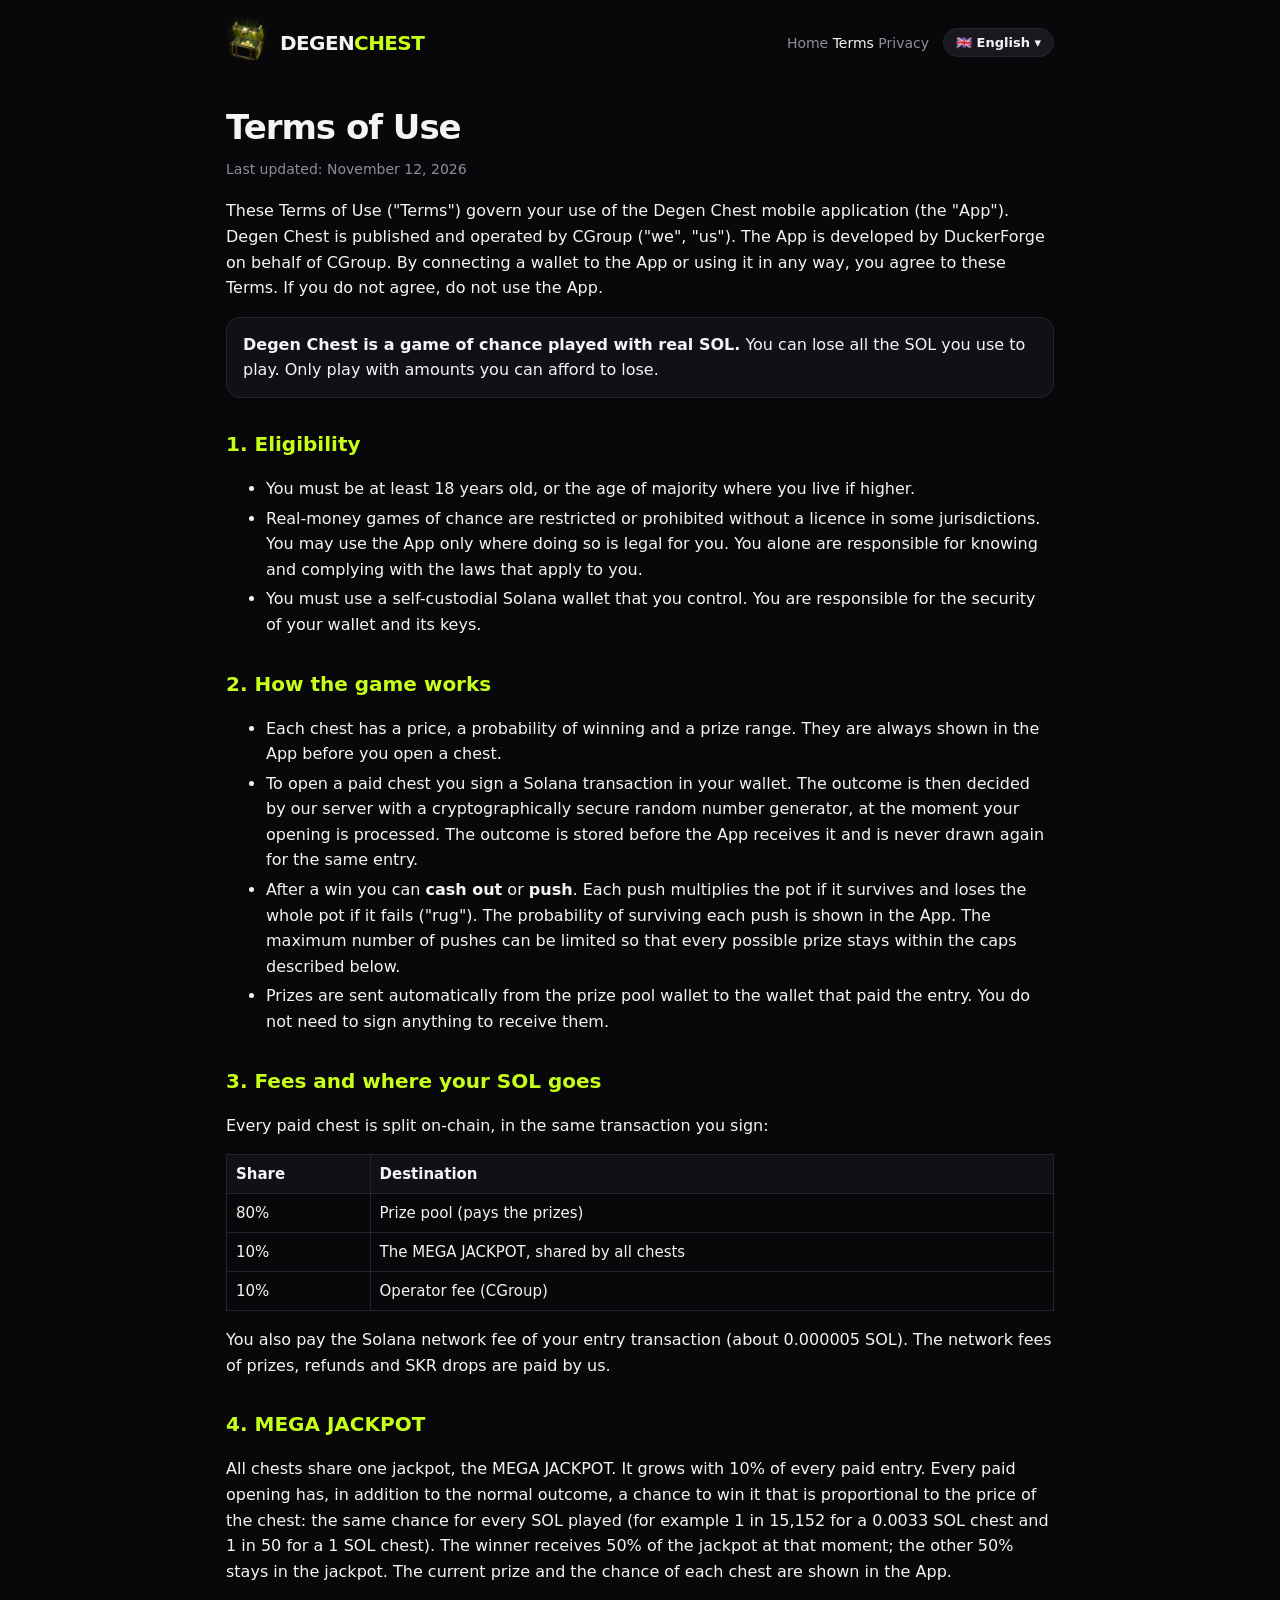
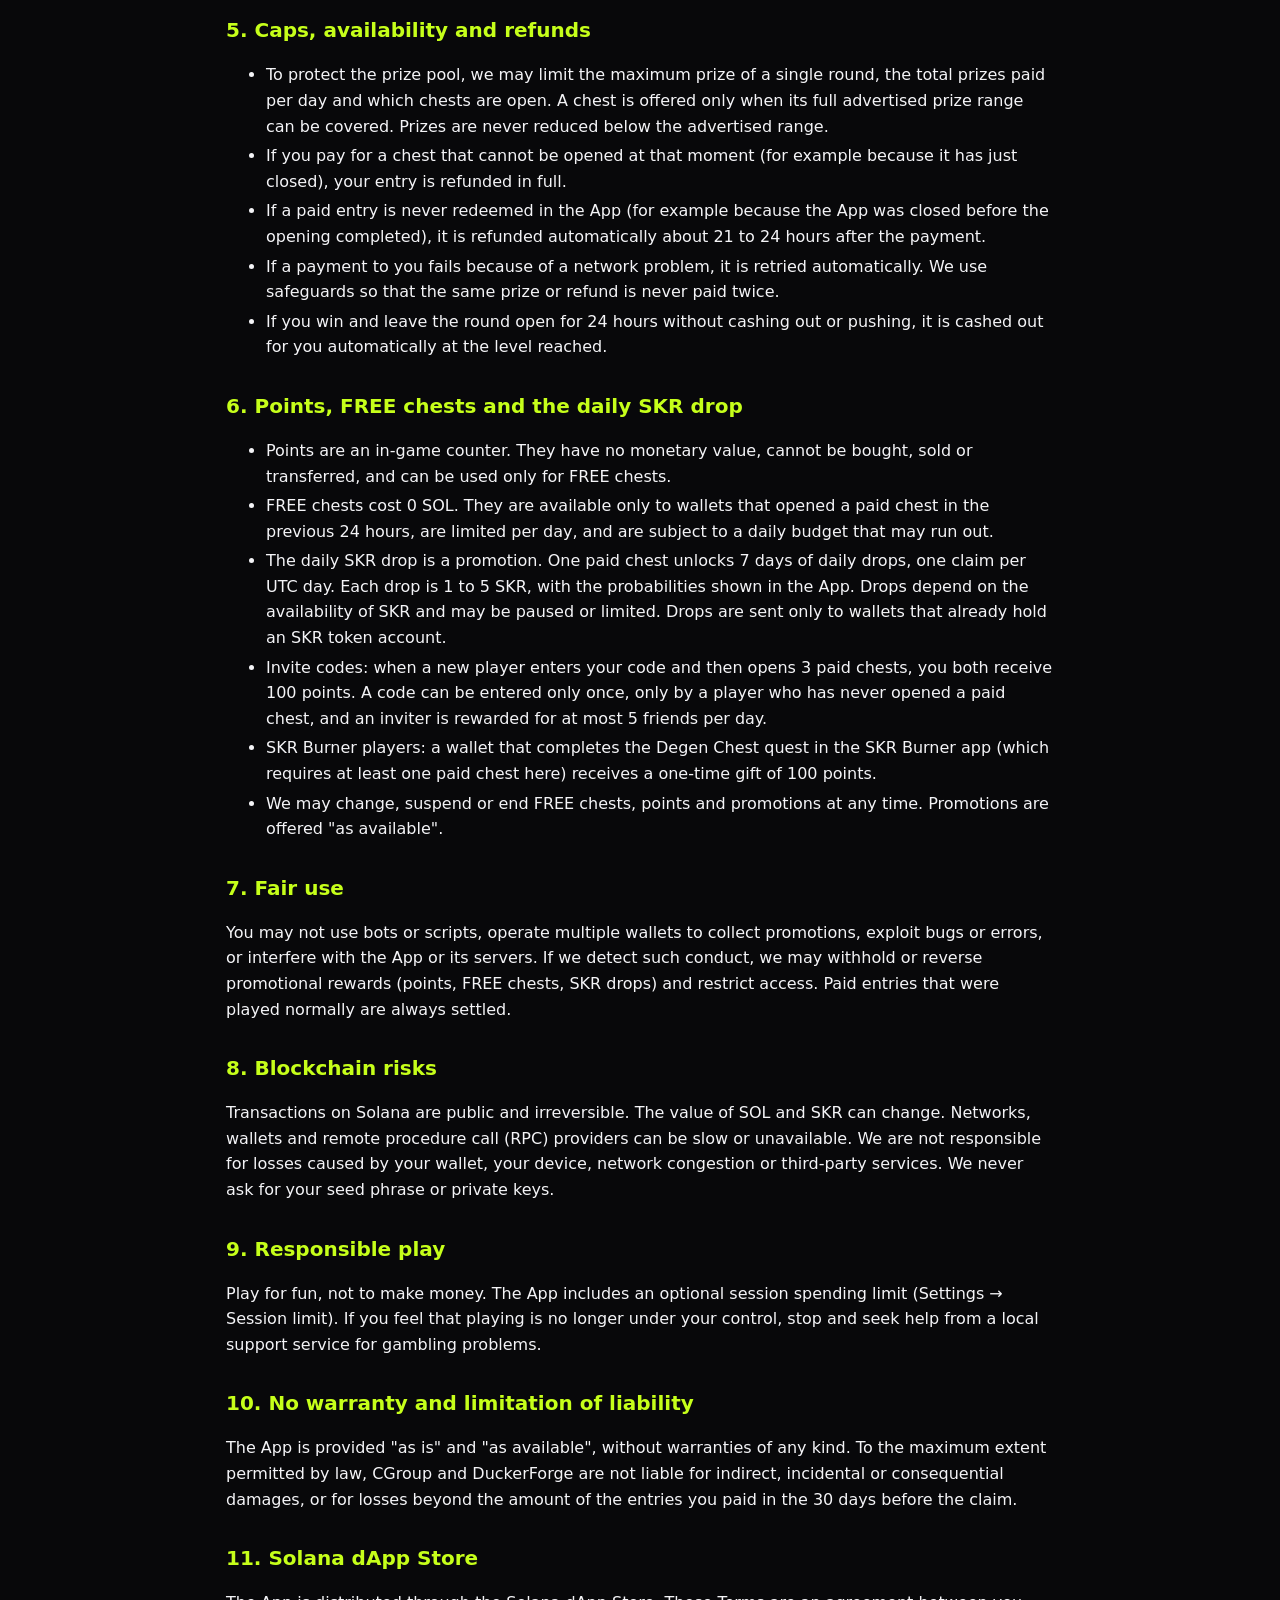
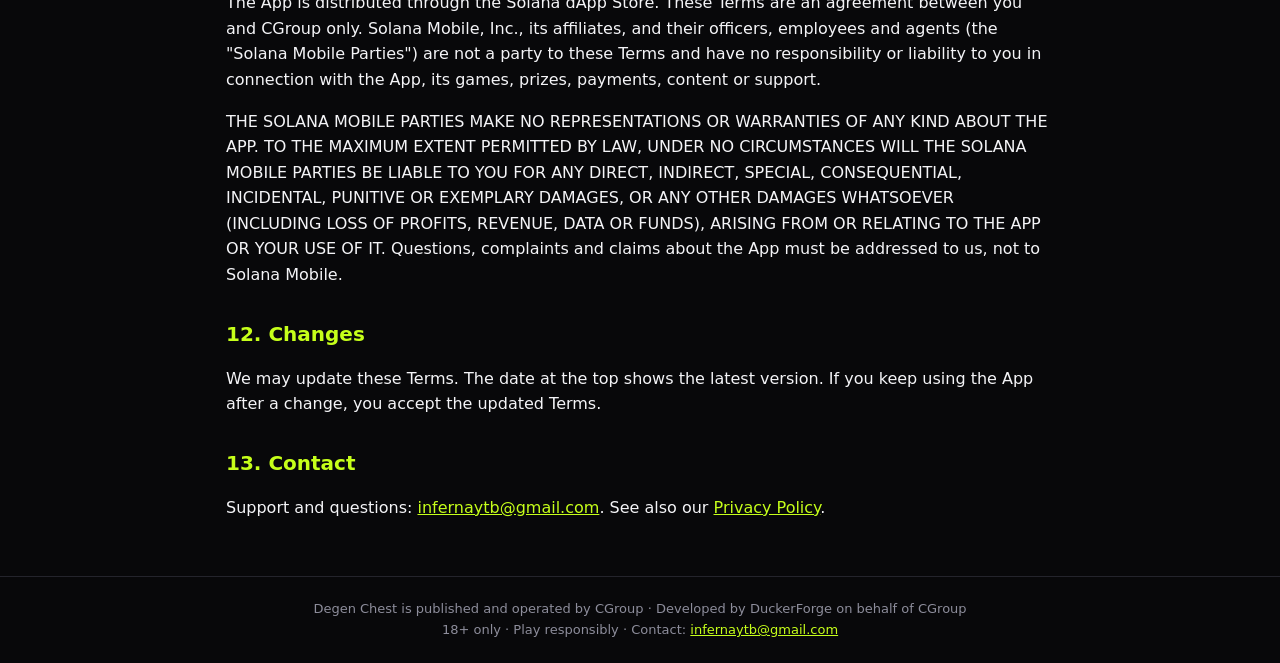
<file: degenchest/terms.html>
<!doctype html><html lang="en"><head><meta charset="utf-8"><meta name="viewport" content="width=device-width,initial-scale=1"><title>Terms of Use · Degen Chest</title><link rel="icon" href="favicon.png"><link rel="apple-touch-icon" href="icon-192.png"><meta name="description" content="Terms of Use of Degen Chest, a Solana mobile game of chance."><style>[hidden]{display:none!important}:root{--bg:#08080a;--s1:#111115;--s2:#18181e;--line:#24242c;--tx:#f4f4f7;--dim:#8d8d9b;--lime:#c6ff1a}*{box-sizing:border-box}
body{margin:0;background:var(--bg);color:var(--tx);font:400 16px/1.6 system-ui,-apple-system,Segoe UI,Roboto,"Noto Sans CJK SC","Hiragino Sans",sans-serif}a{color:var(--lime)}
header{max-width:860px;margin:0 auto;padding:18px 16px;display:flex;align-items:center;gap:12px;flex-wrap:wrap}header img{width:42px;height:42px;border-radius:12px}header b{font-size:20px;letter-spacing:-.03em}header b span{color:var(--lime)}
nav{margin-left:auto;display:flex;gap:14px;font-size:14px;align-items:center}nav a{color:var(--dim);text-decoration:none}nav a:hover,nav a.on{color:var(--tx)}
.lg{position:relative}.lg>button{background:var(--s2);color:var(--tx);border:1px solid var(--line);border-radius:99px;padding:6px 12px;font:600 13px system-ui,sans-serif;cursor:pointer}
.lg ul{position:absolute;right:0;top:calc(100% + 6px);list-style:none;margin:0;padding:6px;background:var(--s1);border:1px solid var(--line);border-radius:12px;min-width:160px;z-index:9;display:none}.lg.on ul{display:block}
.lg li button{width:100%;text-align:left;background:none;border:0;color:var(--tx);padding:7px 10px;border-radius:8px;font:500 14px system-ui,sans-serif;cursor:pointer}.lg li button:hover,.lg li button.on{background:var(--s2);color:var(--lime)}
main{max-width:860px;margin:0 auto;padding:6px 16px 40px}h1{font-size:34px;letter-spacing:-.03em;margin:8px 0 4px}h2{font-size:20px;margin:30px 0 8px;color:var(--lime)}.up{color:var(--dim);font-size:14px;margin:0 0 18px}
li{margin:4px 0}table{border-collapse:collapse;width:100%;margin:8px 0;font-size:15px}td,th{border:1px solid var(--line);padding:7px 9px;text-align:left;vertical-align:top}th{background:var(--s1)}
.box{background:var(--s1);border:1px solid var(--line);border-radius:14px;padding:14px 16px;margin:14px 0}.note{font-size:13px;color:var(--dim);border-left:3px solid var(--lime);padding:6px 10px;margin:0 0 16px;background:var(--s1);border-radius:0 8px 8px 0}
footer{border-top:1px solid var(--line);color:var(--dim);font-size:13px;text-align:center;padding:22px 16px}
.hero{min-height:calc(100vh - 180px);display:grid;place-items:center;text-align:center}.hero img.ic{width:132px;border-radius:32px;box-shadow:0 0 60px rgba(198,255,26,.35)}.hero h1{font-size:48px;letter-spacing:-.05em;margin:18px 0 8px}.hero h1 span{color:var(--lime)}
.hero p{color:var(--dim);max-width:460px;margin:8px auto}.hero img.bn{width:100%;max-width:760px;border-radius:18px;border:1px solid var(--line);box-shadow:0 0 50px rgba(198,255,26,.15);display:block;margin:6px auto 14px}.hero .tg{color:var(--tx);font-size:17px;max-width:560px}
.fe{list-style:none;padding:0;margin:16px auto;max-width:620px;display:grid;grid-template-columns:1fr 1fr;gap:8px;text-align:left}.fe li{background:var(--s1);border:1px solid var(--line);border-left:3px solid var(--lime);border-radius:10px;padding:9px 11px;font-size:14px;margin:0}@media(max-width:520px){.fe{grid-template-columns:1fr}}.pill{display:inline-block;margin:10px 0 4px;padding:6px 16px;border-radius:99px;background:var(--lime);color:#08080a;font-weight:800;font-size:13px;letter-spacing:.04em;text-transform:uppercase}.lk a{text-decoration:none;font-size:15px}.cr{font-size:12px}</style></head><body><header><a href="./"><img src="icon-192.png" alt="Degen Chest"></a><b>DEGEN<span>CHEST</span></b><nav><span data-l="en"><a href="./">Home</a> <a href="terms.html" class="on">Terms</a> <a href="privacy.html">Privacy</a></span><span data-l="zh" hidden><a href="./">首页</a> <a href="terms.html" class="on">条款</a> <a href="privacy.html">隐私</a></span><span data-l="ja" hidden><a href="./">ホーム</a> <a href="terms.html" class="on">規約</a> <a href="privacy.html">プライバシー</a></span><span data-l="de" hidden><a href="./">Start</a> <a href="terms.html" class="on">Bedingungen</a> <a href="privacy.html">Datenschutz</a></span><span data-l="es" hidden><a href="./">Inicio</a> <a href="terms.html" class="on">Términos</a> <a href="privacy.html">Privacidad</a></span><span data-l="fr" hidden><a href="./">Accueil</a> <a href="terms.html" class="on">Conditions</a> <a href="privacy.html">Confidentialité</a></span><div class="lg"><button>🇬🇧 English ▾</button><ul><li><button data-c="en">🇬🇧 English</button></li><li><button data-c="zh">🇨🇳 中文</button></li><li><button data-c="ja">🇯🇵 日本語</button></li><li><button data-c="de">🇩🇪 Deutsch</button></li><li><button data-c="es">🇪🇸 Español</button></li><li><button data-c="fr">🇫🇷 Français</button></li></ul></div></nav></header><main data-l="en" data-title="Terms of Use · Degen Chest"><h1>Terms of Use</h1><p class="up">Last updated: November 12, 2026</p><p>These Terms of Use ("Terms") govern your use of the Degen Chest mobile application (the "App"). Degen Chest is published and operated by CGroup ("we", "us"). The App is developed by DuckerForge on behalf of CGroup. By connecting a wallet to the App or using it in any way, you agree to these Terms. If you do not agree, do not use the App.</p><div class="box"><b>Degen Chest is a game of chance played with real SOL.</b> You can lose all the SOL you use to play. Only play with amounts you can afford to lose.</div><h2>1. Eligibility</h2><ul><li>You must be at least 18 years old, or the age of majority where you live if higher.</li><li>Real-money games of chance are restricted or prohibited without a licence in some jurisdictions. You may use the App only where doing so is legal for you. You alone are responsible for knowing and complying with the laws that apply to you.</li><li>You must use a self-custodial Solana wallet that you control. You are responsible for the security of your wallet and its keys.</li></ul><h2>2. How the game works</h2><ul><li>Each chest has a price, a probability of winning and a prize range. They are always shown in the App before you open a chest.</li><li>To open a paid chest you sign a Solana transaction in your wallet. The outcome is then decided by our server with a cryptographically secure random number generator, at the moment your opening is processed. The outcome is stored before the App receives it and is never drawn again for the same entry.</li><li>After a win you can <b>cash out</b> or <b>push</b>. Each push multiplies the pot if it survives and loses the whole pot if it fails ("rug"). The probability of surviving each push is shown in the App. The maximum number of pushes can be limited so that every possible prize stays within the caps described below.</li><li>Prizes are sent automatically from the prize pool wallet to the wallet that paid the entry. You do not need to sign anything to receive them.</li></ul><h2>3. Fees and where your SOL goes</h2><p>Every paid chest is split on-chain, in the same transaction you sign:</p><table><tr><th>Share</th><th>Destination</th></tr><tr><td>80%</td><td>Prize pool (pays the prizes)</td></tr><tr><td>10%</td><td>The MEGA JACKPOT, shared by all chests</td></tr><tr><td>10%</td><td>Operator fee (CGroup)</td></tr></table><p>You also pay the Solana network fee of your entry transaction (about 0.000005 SOL). The network fees of prizes, refunds and SKR drops are paid by us.</p><h2>4. MEGA JACKPOT</h2><p>All chests share one jackpot, the MEGA JACKPOT. It grows with 10% of every paid entry. Every paid opening has, in addition to the normal outcome, a chance to win it that is proportional to the price of the chest: the same chance for every SOL played (for example 1 in 15,152 for a 0.0033 SOL chest and 1 in 50 for a 1 SOL chest). The winner receives 50% of the jackpot at that moment; the other 50% stays in the jackpot. The current prize and the chance of each chest are shown in the App.</p><h2>5. Caps, availability and refunds</h2><ul><li>To protect the prize pool, we may limit the maximum prize of a single round, the total prizes paid per day and which chests are open. A chest is offered only when its full advertised prize range can be covered. Prizes are never reduced below the advertised range.</li><li>If you pay for a chest that cannot be opened at that moment (for example because it has just closed), your entry is refunded in full.</li><li>If a paid entry is never redeemed in the App (for example because the App was closed before the opening completed), it is refunded automatically about 21 to 24 hours after the payment.</li><li>If a payment to you fails because of a network problem, it is retried automatically. We use safeguards so that the same prize or refund is never paid twice.</li><li>If you win and leave the round open for 24 hours without cashing out or pushing, it is cashed out for you automatically at the level reached.</li></ul><h2>6. Points, FREE chests and the daily SKR drop</h2><ul><li>Points are an in-game counter. They have no monetary value, cannot be bought, sold or transferred, and can be used only for FREE chests.</li><li>FREE chests cost 0 SOL. They are available only to wallets that opened a paid chest in the previous 24 hours, are limited per day, and are subject to a daily budget that may run out.</li><li>The daily SKR drop is a promotion. One paid chest unlocks 7 days of daily drops, one claim per UTC day. Each drop is 1 to 5 SKR, with the probabilities shown in the App. Drops depend on the availability of SKR and may be paused or limited. Drops are sent only to wallets that already hold an SKR token account.</li><li>Invite codes: when a new player enters your code and then opens 3 paid chests, you both receive 100 points. A code can be entered only once, only by a player who has never opened a paid chest, and an inviter is rewarded for at most 5 friends per day.</li><li>SKR Burner players: a wallet that completes the Degen Chest quest in the SKR Burner app (which requires at least one paid chest here) receives a one-time gift of 100 points.</li><li>We may change, suspend or end FREE chests, points and promotions at any time. Promotions are offered "as available".</li></ul><h2>7. Fair use</h2><p>You may not use bots or scripts, operate multiple wallets to collect promotions, exploit bugs or errors, or interfere with the App or its servers. If we detect such conduct, we may withhold or reverse promotional rewards (points, FREE chests, SKR drops) and restrict access. Paid entries that were played normally are always settled.</p><h2>8. Blockchain risks</h2><p>Transactions on Solana are public and irreversible. The value of SOL and SKR can change. Networks, wallets and remote procedure call (RPC) providers can be slow or unavailable. We are not responsible for losses caused by your wallet, your device, network congestion or third-party services. We never ask for your seed phrase or private keys.</p><h2>9. Responsible play</h2><p>Play for fun, not to make money. The App includes an optional session spending limit (Settings → Session limit). If you feel that playing is no longer under your control, stop and seek help from a local support service for gambling problems.</p><h2>10. No warranty and limitation of liability</h2><p>The App is provided "as is" and "as available", without warranties of any kind. To the maximum extent permitted by law, CGroup and DuckerForge are not liable for indirect, incidental or consequential damages, or for losses beyond the amount of the entries you paid in the 30 days before the claim.</p><h2>11. Solana dApp Store</h2><p>The App is distributed through the Solana dApp Store. These Terms are an agreement between you and CGroup only. Solana Mobile, Inc., its affiliates, and their officers, employees and agents (the "Solana Mobile Parties") are not a party to these Terms and have no responsibility or liability to you in connection with the App, its games, prizes, payments, content or support.</p><p>THE SOLANA MOBILE PARTIES MAKE NO REPRESENTATIONS OR WARRANTIES OF ANY KIND ABOUT THE APP. TO THE MAXIMUM EXTENT PERMITTED BY LAW, UNDER NO CIRCUMSTANCES WILL THE SOLANA MOBILE PARTIES BE LIABLE TO YOU FOR ANY DIRECT, INDIRECT, SPECIAL, CONSEQUENTIAL, INCIDENTAL, PUNITIVE OR EXEMPLARY DAMAGES, OR ANY OTHER DAMAGES WHATSOEVER (INCLUDING LOSS OF PROFITS, REVENUE, DATA OR FUNDS), ARISING FROM OR RELATING TO THE APP OR YOUR USE OF IT. Questions, complaints and claims about the App must be addressed to us, not to Solana Mobile.</p><h2>12. Changes</h2><p>We may update these Terms. The date at the top shows the latest version. If you keep using the App after a change, you accept the updated Terms.</p><h2>13. Contact</h2><p>Support and questions: <a href="mailto:infernaytb@gmail.com">infernaytb@gmail.com</a>. See also our <a href="privacy.html">Privacy Policy</a>.</p></main><main data-l="zh" data-title="使用条款 · Degen Chest" hidden><h1>使用条款</h1><p class="up">最后更新：2026年11月12日</p><p class="note">本译文仅为方便阅读而提供。如与英文版本不一致，以英文版本为准。</p><p>本使用条款（“条款”）适用于你对 Degen Chest 移动应用（“应用”）的使用。Degen Chest 由 CGroup（“我们”）发布和运营，由 DuckerForge 代表 CGroup 开发。连接钱包或以任何方式使用本应用，即表示你同意本条款。如不同意，请勿使用本应用。</p><div class="box"><b>Degen Chest 是使用真实 SOL 进行的机会游戏。</b>你可能会输掉用于游戏的全部 SOL。请只用你能承受损失的金额来玩。</div><h2>1. 资格</h2><ul><li>你必须年满 18 岁；如你所在地的成年年龄更高，则须达到该年龄。</li><li>在某些司法管辖区，未经许可的真钱机会游戏受到限制或禁止。你只能在合法的情况下使用本应用。你须自行了解并遵守适用于你的法律。</li><li>你必须使用由你自己控制的自托管 Solana 钱包，并对钱包及其密钥的安全负责。</li></ul><h2>2. 游戏规则</h2><ul><li>每个宝箱都有价格、获胜概率和奖金范围，开箱前始终在应用中显示。</li><li>开启付费宝箱时，你需要在钱包中签署一笔 Solana 交易。随后，我们的服务器在处理开箱的那一刻，使用密码学安全的随机数生成器决定结果。结果在应用收到之前就已保存，同一笔入场永远不会重新抽取。</li><li>获胜后你可以<b>提现</b>或<b>继续推进</b>。每次推进若成功则奖金翻倍，若失败（“rug”）则失去全部奖金。每次推进的成功概率在应用中显示。推进次数可能受到限制，以确保所有可能的奖金都在下述上限之内。</li><li>奖金会自动从奖金池钱包发送到支付入场费的钱包，无需你签署任何内容。</li></ul><h2>3. 费用与 SOL 的去向</h2><p>每个付费宝箱的金额都在你签署的同一笔交易中链上拆分：</p><table><tr><th>比例</th><th>去向</th></tr><tr><td>80%</td><td>奖金池（用于支付奖金）</td></tr><tr><td>10%</td><td>所有宝箱共享的 MEGA 奖池</td></tr><tr><td>10%</td><td>运营方费用（CGroup）</td></tr></table><p>你还需支付入场交易的 Solana 网络费（约 0.000005 SOL）。奖金、退款和 SKR 空投的网络费由我们承担。</p><h2>4. MEGA 奖池</h2><p>所有宝箱共享一个奖池，即 MEGA 奖池。它随每笔付费入场的 10% 增长。每次付费开箱，除正常结果外，都有机会赢得它，机会与宝箱价格成正比：每投入 1 SOL 的机会相同（例如 0.0033 SOL 的宝箱为 1/15,152，1 SOL 的宝箱为 1/50）。中奖者获得当时奖池的 50%，其余 50% 留在奖池中。当前奖金和每个宝箱的机会在应用中显示。</p><h2>5. 上限、可用性与退款</h2><ul><li>为保护奖金池，我们可能会限制单轮最高奖金、每日支付总额以及开放的宝箱。只有在能够覆盖完整奖金范围时，宝箱才会开放。奖金绝不会低于公布的范围。</li><li>如果你为当时无法开启的宝箱付了款（例如宝箱刚刚关闭），入场费将全额退还。</li><li>如果付费入场从未在应用中完成（例如开箱完成前应用被关闭），将在付款后约 21 至 24 小时自动退款。</li><li>如果因网络问题向你付款失败，系统会自动重试。我们采取了保护措施，确保同一笔奖金或退款绝不会重复支付。</li><li>如果你获胜后 24 小时内既未提现也未推进，系统将按已达到的等级自动为你提现。</li></ul><h2>6. 积分、免费宝箱与每日 SKR 空投</h2><ul><li>积分是游戏内计数器，没有货币价值，不能购买、出售或转让，只能用于免费宝箱。</li><li>免费宝箱花费 0 SOL，仅对过去 24 小时内开过付费宝箱的钱包开放，每日有次数限制，并受可能用完的每日预算约束。</li><li>每日 SKR 空投是一项促销活动。开一个付费宝箱可解锁 7 天的每日空投，每个 UTC 日领取一次。每次空投 1 至 5 SKR，概率在应用中显示。空投取决于 SKR 的可用性，可能会暂停或受限。空投只会发送到已经拥有 SKR 代币账户的钱包。</li><li>邀请码：新玩家输入你的邀请码并开出 3 个付费宝箱后，你们各获得 100 积分。邀请码只能输入一次，仅限从未开过付费宝箱的玩家使用；每位邀请人每天最多因 5 位好友获得奖励。</li><li>SKR Burner 玩家：在 SKR Burner 应用中完成 Degen Chest 任务（需要在本应用至少开出一个付费宝箱）的钱包，可一次性获得 100 积分。</li><li>我们可随时更改、暂停或终止免费宝箱、积分和促销活动。促销活动以“现有状态”提供。</li></ul><h2>7. 合理使用</h2><p>你不得使用机器人或脚本、操作多个钱包领取促销、利用漏洞或错误，或干扰应用及其服务器。如发现此类行为，我们可扣留或撤销促销奖励（积分、免费宝箱、SKR 空投）并限制访问。正常进行的付费入场始终会被结算。</p><h2>8. 区块链风险</h2><p>Solana 上的交易是公开且不可逆的。SOL 和 SKR 的价值可能变化。网络、钱包和 RPC 服务商可能变慢或不可用。对于因你的钱包、设备、网络拥堵或第三方服务造成的损失，我们不承担责任。我们绝不会索要你的助记词或私钥。</p><h2>9. 理性游戏</h2><p>为了娱乐而玩，而不是为了赚钱。应用提供可选的会话消费限额（设置 → Session limit）。如果你觉得游戏已经失控，请停止并向当地的赌博问题援助机构寻求帮助。</p><h2>10. 免责声明与责任限制</h2><p>本应用按“现状”和“现有状态”提供，不作任何形式的保证。在法律允许的最大范围内，CGroup 和 DuckerForge 不对间接、附带或后果性损害负责，也不对超过你在索赔前 30 天内所付入场费总额的损失负责。</p><h2>11. Solana dApp Store</h2><p>本应用通过 Solana dApp Store 分发。本条款仅是你与 CGroup 之间的协议。Solana Mobile, Inc. 及其关联公司，以及它们的管理人员、员工和代理人（“Solana Mobile 方”）不是本条款的当事方，不就本应用及其游戏、奖金、付款、内容或支持对你承担任何责任。</p><p><b>Solana Mobile 方不对本应用作出任何形式的陈述或保证。在法律允许的最大范围内，对于因本应用或你使用本应用而产生或与之相关的任何直接、间接、特殊、后果性、附带、惩罚性或惩戒性损害，或任何其他损害（包括利润、收入、数据或资金的损失），Solana Mobile 方在任何情况下均不对你承担责任。</b>有关本应用的问题、投诉和索赔应向我们提出，而不是向 Solana Mobile 提出。</p><h2>12. 变更</h2><p>我们可能更新本条款，页面顶部的日期显示最新版本。变更后继续使用本应用，即表示你接受更新后的条款。</p><h2>13. 联系方式</h2><p>支持与问题：<a href="mailto:infernaytb@gmail.com">infernaytb@gmail.com</a>。另请参阅我们的<a href="privacy.html">隐私政策</a>。</p></main><main data-l="ja" data-title="利用規約 · Degen Chest" hidden><h1>利用規約</h1><p class="up">最終更新日：2026年11月12日</p><p class="note">この翻訳は便宜上提供されるものです。英語版と相違がある場合は英語版が優先されます。</p><p>本利用規約（以下「本規約」）は、Degen Chest モバイルアプリ（以下「本アプリ」）の利用に適用されます。Degen Chest は CGroup（以下「当社」）が公開・運営し、DuckerForge が CGroup のために開発しています。ウォレットを接続するか、本アプリを何らかの形で利用することにより、本規約に同意したものとみなされます。同意しない場合は本アプリを利用しないでください。</p><div class="box"><b>Degen Chest は本物の SOL で遊ぶ運のゲームです。</b>プレイに使った SOL をすべて失う可能性があります。失っても困らない金額でのみ遊んでください。</div><h2>1. 利用資格</h2><ul><li>18 歳以上であること。居住地の成年年齢がそれより高い場合はその年齢以上であること。</li><li>一部の法域では、ライセンスのないリアルマネーの運のゲームが制限または禁止されています。本アプリは、あなたにとって合法な場合にのみ利用できます。適用される法律を把握し遵守する責任はあなた自身にあります。</li><li>あなた自身が管理するセルフカストディ型の Solana ウォレットを使用し、ウォレットと鍵の安全に責任を負うこと。</li></ul><h2>2. ゲームの仕組み</h2><ul><li>各チェストには価格、当選確率、賞金範囲があり、開ける前に必ず本アプリに表示されます。</li><li>有料チェストを開けるには、ウォレットで Solana トランザクションに署名します。その後、オープンが処理される時点で、当社サーバーが暗号学的に安全な乱数生成器で結果を決定します。結果は本アプリが受け取る前に保存され、同じエントリーで再抽選されることはありません。</li><li>当選後は<b>キャッシュアウト</b>または<b>プッシュ</b>を選べます。プッシュは成功すると賞金が増え、失敗（「rug」）すると賞金をすべて失います。各プッシュの成功確率は本アプリに表示されます。すべての賞金が下記の上限内に収まるよう、プッシュ回数が制限される場合があります。</li><li>賞金は賞金プールのウォレットから、エントリーを支払ったウォレットへ自動的に送られます。受け取りに署名は不要です。</li></ul><h2>3. 手数料と SOL の行き先</h2><p>有料チェストの代金は、あなたが署名する同じトランザクション内でオンチェーンで分配されます：</p><table><tr><th>割合</th><th>行き先</th></tr><tr><td>80%</td><td>賞金プール（賞金の支払い）</td></tr><tr><td>10%</td><td>全チェスト共通の MEGA ジャックポット</td></tr><tr><td>10%</td><td>運営手数料（CGroup）</td></tr></table><p>エントリーのトランザクションの Solana ネットワーク手数料（約 0.000005 SOL）はあなたの負担です。賞金・返金・SKR ドロップのネットワーク手数料は当社が負担します。</p><h2>4. MEGA ジャックポット</h2><p>すべてのチェストは 1 つのジャックポット（MEGA ジャックポット）を共有します。各有料エントリーの 10% で増えていきます。有料チェストを開けるたびに、通常の結果に加えて、チェストの価格に比例した確率で当たるチャンスがあります。1 SOL あたりの確率はどのチェストでも同じです（例：0.0033 SOL のチェストは 1/15,152、1 SOL のチェストは 1/50）。当選者はその時点のジャックポットの 50% を受け取り、残りの 50% はジャックポットに残ります。現在の賞金と各チェストの確率は本アプリに表示されます。</p><h2>5. 上限・提供状況・返金</h2><ul><li>賞金プールを守るため、1 ラウンドの最高賞金、1 日の支払総額、開放するチェストを制限することがあります。チェストは、表示された賞金範囲を全額カバーできる場合にのみ提供されます。賞金が表示範囲を下回ることはありません。</li><li>その時点で開けられないチェスト（例：直前に停止した場合）に支払った場合、参加費は全額返金されます。</li><li>有料エントリーが本アプリで最後まで処理されなかった場合（例：オープン完了前にアプリが閉じられた場合）、支払いから約 21〜24 時間後に自動的に返金されます。</li><li>ネットワークの問題であなたへの送金が失敗した場合は、自動的に再試行されます。同じ賞金や返金が二重に支払われないよう保護措置を講じています。</li><li>当選後、キャッシュアウトもプッシュもせずに 24 時間ラウンドを放置した場合は、到達したレベルで自動的にキャッシュアウトされます。</li></ul><h2>6. ポイント・FREE チェスト・デイリー SKR ドロップ</h2><ul><li>ポイントはゲーム内のカウンターです。金銭的価値はなく、購入・売却・譲渡はできず、FREE チェストにのみ使えます。</li><li>FREE チェストは 0 SOL です。過去 24 時間以内に有料チェストを開けたウォレットのみが利用でき、1 日の回数制限があり、なくなる可能性のある 1 日の予算の対象です。</li><li>デイリー SKR ドロップはプロモーションです。有料チェスト 1 回で 7 日間のデイリードロップが解放され、UTC の 1 日に 1 回受け取れます。各ドロップは 1〜5 SKR で、確率は本アプリに表示されます。ドロップは SKR の在庫に依存し、停止または制限される場合があります。ドロップは、すでに SKR トークンアカウントを持つウォレットにのみ送られます。</li><li>招待コード：新規プレイヤーがあなたのコードを入力し、その後有料チェストを3回開けると、2人とも 100 ポイントを受け取ります。コードの入力は1回のみで、有料チェストを一度も開けていないプレイヤーに限られます。招待者への報酬は1日最大5人分です。</li><li>SKR Burner プレイヤー：SKR Burner アプリで Degen Chest クエストを達成したウォレット（本アプリで有料チェストを1回以上開けることが条件）は、1回限り 100 ポイントのギフトを受け取ります。</li><li>当社は FREE チェスト、ポイント、プロモーションをいつでも変更・停止・終了できます。プロモーションは「提供可能な範囲で」提供されます。</li></ul><h2>7. 公正な利用</h2><p>ボットやスクリプトの使用、プロモーション目的の複数ウォレットの運用、バグやエラーの悪用、本アプリやサーバーへの妨害は禁止です。こうした行為を検知した場合、プロモーション報酬（ポイント、FREE チェスト、SKR ドロップ）の保留・取り消しやアクセス制限を行うことがあります。通常どおりプレイされた有料エントリーは必ず精算されます。</p><h2>8. ブロックチェーンのリスク</h2><p>Solana 上のトランザクションは公開され、取り消しできません。SOL と SKR の価値は変動します。ネットワーク、ウォレット、RPC プロバイダーは遅延したり利用できなくなったりすることがあります。あなたのウォレット、端末、ネットワークの混雑、第三者サービスに起因する損失について当社は責任を負いません。当社がシードフレーズや秘密鍵を尋ねることは決してありません。</p><h2>9. 責任あるプレイ</h2><p>お金を稼ぐためではなく、楽しむために遊んでください。本アプリには任意のセッション支出上限（設定 → Session limit）があります。プレイを自分でコントロールできないと感じたら、プレイをやめ、地域のギャンブル問題の相談窓口に助けを求めてください。</p><h2>10. 保証の否認と責任の制限</h2><p>本アプリは「現状のまま」「提供可能な範囲で」提供され、いかなる保証もありません。法律で認められる最大限の範囲で、CGroup および DuckerForge は、間接的・付随的・結果的損害、または請求前 30 日間に支払ったエントリー額を超える損失について責任を負いません。</p><h2>11. Solana dApp Store</h2><p>本アプリは Solana dApp Store を通じて配布されています。本規約はあなたと CGroup との間のみの契約です。Solana Mobile, Inc.、その関連会社、ならびにそれらの役員、従業員および代理人（「Solana Mobile 当事者」）は本規約の当事者ではなく、本アプリ、そのゲーム、賞金、支払い、コンテンツまたはサポートに関して、あなたに対していかなる責任も負いません。</p><p><b>Solana Mobile 当事者は、本アプリについていかなる表明も保証も行いません。法律で認められる最大限の範囲で、Solana Mobile 当事者は、本アプリまたはその利用に起因または関連する直接的、間接的、特別、結果的、付随的、懲罰的もしくは懲戒的損害、その他一切の損害（利益、収益、データまたは資金の損失を含む）について、いかなる場合もあなたに対して責任を負いません。</b>本アプリに関するご質問、苦情および請求は、Solana Mobile ではなく当社にお寄せください。</p><h2>12. 変更</h2><p>当社は本規約を更新することがあります。上部の日付が最新版を示します。変更後も本アプリを使い続けた場合、更新後の規約に同意したものとみなされます。</p><h2>13. お問い合わせ</h2><p>サポート・ご質問：<a href="mailto:infernaytb@gmail.com">infernaytb@gmail.com</a>。<a href="privacy.html">プライバシーポリシー</a>もご覧ください。</p></main><main data-l="de" data-title="Nutzungsbedingungen · Degen Chest" hidden><h1>Nutzungsbedingungen</h1><p class="up">Zuletzt aktualisiert: 12. November 2026</p><p class="note">Diese Übersetzung dient nur der Bequemlichkeit. Bei Abweichungen gilt die englische Fassung.</p><p>Diese Nutzungsbedingungen („Bedingungen“) regeln die Nutzung der mobilen App Degen Chest (die „App“). Degen Chest wird von CGroup („wir“, „uns“) veröffentlicht und betrieben. Die App wird von DuckerForge im Auftrag von CGroup entwickelt. Indem du eine Wallet mit der App verbindest oder die App auf irgendeine Weise nutzt, stimmst du diesen Bedingungen zu. Wenn du nicht zustimmst, nutze die App nicht.</p><div class="box"><b>Degen Chest ist ein Glücksspiel mit echtem SOL.</b> Du kannst das gesamte SOL verlieren, mit dem du spielst. Spiele nur mit Beträgen, deren Verlust du verkraften kannst.</div><h2>1. Teilnahmeberechtigung</h2><ul><li>Du musst mindestens 18 Jahre alt sein oder das an deinem Wohnort geltende höhere Volljährigkeitsalter erreicht haben.</li><li>Echtgeld-Glücksspiele sind in manchen Rechtsordnungen ohne Lizenz eingeschränkt oder verboten. Du darfst die App nur nutzen, wo dies für dich legal ist. Du allein bist dafür verantwortlich, die für dich geltenden Gesetze zu kennen und einzuhalten.</li><li>Du musst eine selbstverwahrte Solana-Wallet nutzen, die du kontrollierst. Du bist für die Sicherheit deiner Wallet und ihrer Schlüssel verantwortlich.</li></ul><h2>2. So funktioniert das Spiel</h2><ul><li>Jede Truhe hat einen Preis, eine Gewinnwahrscheinlichkeit und eine Gewinnspanne. Diese werden vor dem Öffnen immer in der App angezeigt.</li><li>Um eine bezahlte Truhe zu öffnen, signierst du eine Solana-Transaktion in deiner Wallet. Das Ergebnis bestimmt dann unser Server mit einem kryptografisch sicheren Zufallszahlengenerator, in dem Moment, in dem dein Öffnen verarbeitet wird. Das Ergebnis wird gespeichert, bevor die App es erhält, und für denselben Einsatz nie neu gezogen.</li><li>Nach einem Gewinn kannst du <b>auszahlen</b> oder <b>pushen</b>. Jeder erfolgreiche Push vervielfacht den Pot, ein gescheiterter Push („Rug“) kostet den ganzen Pot. Die Überlebenswahrscheinlichkeit jedes Pushs wird in der App angezeigt. Die Anzahl der Pushs kann begrenzt werden, damit jeder mögliche Gewinn innerhalb der unten beschriebenen Limits bleibt.</li><li>Gewinne werden automatisch von der Gewinnpool-Wallet an die Wallet gesendet, die den Einsatz bezahlt hat. Du musst dafür nichts signieren.</li></ul><h2>3. Gebühren und wohin dein SOL geht</h2><p>Jede bezahlte Truhe wird on-chain in derselben Transaktion aufgeteilt, die du signierst:</p><table><tr><th>Anteil</th><th>Ziel</th></tr><tr><td>80%</td><td>Gewinnpool (zahlt die Gewinne)</td></tr><tr><td>10%</td><td>MEGA JACKPOT, gemeinsam für alle Truhen</td></tr><tr><td>10%</td><td>Betreibergebühr (CGroup)</td></tr></table><p>Außerdem zahlst du die Solana-Netzwerkgebühr deiner Einsatz-Transaktion (ca. 0,000005 SOL). Die Netzwerkgebühren für Gewinne, Erstattungen und SKR-Drops zahlen wir.</p><h2>4. MEGA JACKPOT</h2><p>Alle Truhen teilen sich einen Jackpot, den MEGA JACKPOT. Er wächst mit 10 % jedes bezahlten Einsatzes. Jedes bezahlte Öffnen hat zusätzlich zum normalen Ergebnis eine Chance, ihn zu gewinnen, die proportional zum Preis der Truhe ist: dieselbe Chance pro eingesetztem SOL (zum Beispiel 1 zu 15.152 bei einer Truhe für 0,0033 SOL und 1 zu 50 bei einer Truhe für 1 SOL). Der Gewinner erhält 50 % des Jackpots zu diesem Zeitpunkt; die anderen 50 % bleiben im Jackpot. Der aktuelle Gewinn und die Chance jeder Truhe werden in der App angezeigt.</p><h2>5. Limits, Verfügbarkeit und Erstattungen</h2><ul><li>Zum Schutz des Gewinnpools können wir den Höchstgewinn einer Runde, die täglich ausgezahlte Gesamtsumme und die geöffneten Truhen begrenzen. Eine Truhe wird nur angeboten, wenn ihre gesamte angegebene Gewinnspanne gedeckt werden kann. Gewinne werden nie unter die angegebene Spanne gesenkt.</li><li>Wenn du für eine Truhe bezahlst, die in diesem Moment nicht geöffnet werden kann (z. B. weil sie gerade geschlossen wurde), wird dein Einsatz vollständig erstattet.</li><li>Wird ein bezahlter Einsatz in der App nie eingelöst (z. B. weil die App vor Abschluss des Öffnens geschlossen wurde), wird er etwa 21 bis 24 Stunden nach der Zahlung automatisch erstattet.</li><li>Schlägt eine Zahlung an dich wegen eines Netzwerkproblems fehl, wird sie automatisch wiederholt. Schutzmechanismen verhindern, dass derselbe Gewinn oder dieselbe Erstattung zweimal gezahlt wird.</li><li>Wenn du gewinnst und die Runde 24 Stunden offen lässt, ohne auszuzahlen oder zu pushen, wird sie automatisch auf der erreichten Stufe für dich ausgezahlt.</li></ul><h2>6. Punkte, FREE-Truhen und der tägliche SKR-Drop</h2><ul><li>Punkte sind ein Zähler im Spiel. Sie haben keinen Geldwert, können nicht gekauft, verkauft oder übertragen werden und nur für FREE-Truhen verwendet werden.</li><li>FREE-Truhen kosten 0 SOL. Sie stehen nur Wallets zur Verfügung, die in den letzten 24 Stunden eine bezahlte Truhe geöffnet haben, sind pro Tag begrenzt und unterliegen einem Tagesbudget, das aufgebraucht sein kann.</li><li>Der tägliche SKR-Drop ist eine Promotion. Eine bezahlte Truhe schaltet 7 Tage tägliche Drops frei, ein Claim pro UTC-Tag. Jeder Drop beträgt 1 bis 5 SKR, mit den in der App angezeigten Wahrscheinlichkeiten. Drops hängen von der Verfügbarkeit von SKR ab und können pausiert oder begrenzt werden. Drops werden nur an Wallets gesendet, die bereits ein SKR-Token-Konto haben.</li><li>Einladungscodes: Wenn ein neuer Spieler deinen Code eingibt und danach 3 bezahlte Truhen öffnet, erhaltet ihr beide 100 Punkte. Ein Code kann nur einmal eingegeben werden, nur von einem Spieler, der noch nie eine bezahlte Truhe geöffnet hat, und ein Einladender wird für höchstens 5 Freunde pro Tag belohnt.</li><li>SKR-Burner-Spieler: Eine Wallet, die in der App SKR Burner die Degen-Chest-Quest abschließt (dafür ist hier mindestens eine bezahlte Truhe nötig), erhält einmalig 100 Punkte als Geschenk.</li><li>Wir können FREE-Truhen, Punkte und Promotions jederzeit ändern, aussetzen oder beenden. Promotions werden „nach Verfügbarkeit“ angeboten.</li></ul><h2>7. Faire Nutzung</h2><p>Du darfst keine Bots oder Skripte nutzen, keine mehreren Wallets betreiben, um Promotions zu sammeln, keine Fehler ausnutzen und die App oder ihre Server nicht stören. Stellen wir ein solches Verhalten fest, können wir Promotion-Belohnungen (Punkte, FREE-Truhen, SKR-Drops) einbehalten oder rückgängig machen und den Zugang einschränken. Normal gespielte bezahlte Einsätze werden immer abgerechnet.</p><h2>8. Blockchain-Risiken</h2><p>Transaktionen auf Solana sind öffentlich und unumkehrbar. Der Wert von SOL und SKR kann sich ändern. Netzwerke, Wallets und RPC-Anbieter können langsam oder nicht verfügbar sein. Wir haften nicht für Verluste, die durch deine Wallet, dein Gerät, Netzwerküberlastung oder Dienste Dritter entstehen. Wir fragen niemals nach deiner Seed-Phrase oder deinen privaten Schlüsseln.</p><h2>9. Verantwortungsvolles Spielen</h2><p>Spiele zum Spaß, nicht um Geld zu verdienen. Die App bietet ein optionales Ausgabenlimit pro Sitzung (Einstellungen → Session limit). Wenn du das Gefühl hast, dass du dein Spielen nicht mehr kontrollierst, hör auf und suche Hilfe bei einer örtlichen Beratungsstelle für Glücksspielprobleme.</p><h2>10. Gewährleistungsausschluss und Haftungsbeschränkung</h2><p>Die App wird „wie besehen“ und „nach Verfügbarkeit“ ohne jegliche Gewährleistung bereitgestellt. Soweit gesetzlich zulässig, haften CGroup und DuckerForge nicht für indirekte, zufällige oder Folgeschäden oder für Verluste, die über die Einsätze hinausgehen, die du in den 30 Tagen vor dem Anspruch gezahlt hast.</p><h2>11. Solana dApp Store</h2><p>Die App wird über den Solana dApp Store vertrieben. Diese Bedingungen sind ausschließlich eine Vereinbarung zwischen dir und CGroup. Solana Mobile, Inc., ihre verbundenen Unternehmen sowie deren Führungskräfte, Mitarbeiter und Vertreter (die „Solana-Mobile-Parteien“) sind nicht Partei dieser Bedingungen und tragen dir gegenüber keinerlei Verantwortung oder Haftung im Zusammenhang mit der App, ihren Spielen, Gewinnen, Zahlungen, Inhalten oder dem Support.</p><p><b>Die Solana-Mobile-Parteien geben keinerlei Zusicherungen oder Gewährleistungen in Bezug auf die App ab. Soweit gesetzlich zulässig, haften die Solana-Mobile-Parteien dir gegenüber unter keinen Umständen für direkte, indirekte, besondere, Folge-, Neben-, Straf- oder exemplarische Schäden oder sonstige Schäden jeglicher Art (einschließlich entgangener Gewinne, Einnahmen, Daten oder Gelder), die sich aus der App oder ihrer Nutzung ergeben oder damit zusammenhängen.</b> Fragen, Beschwerden und Ansprüche zur App sind an uns zu richten, nicht an Solana Mobile.</p><h2>12. Änderungen</h2><p>Wir können diese Bedingungen aktualisieren. Das Datum oben zeigt die neueste Version. Wenn du die App nach einer Änderung weiter nutzt, akzeptierst du die aktualisierten Bedingungen.</p><h2>13. Kontakt</h2><p>Support und Fragen: <a href="mailto:infernaytb@gmail.com">infernaytb@gmail.com</a>. Siehe auch unsere <a href="privacy.html">Datenschutzerklärung</a>.</p></main><main data-l="es" data-title="Términos de uso · Degen Chest" hidden><h1>Términos de uso</h1><p class="up">Última actualización: 12 de noviembre de 2026</p><p class="note">Esta traducción se ofrece por comodidad. Si difiere de la versión en inglés, prevalece la versión en inglés.</p><p>Estos Términos de uso (los «Términos») regulan el uso de la aplicación móvil Degen Chest (la «App»). Degen Chest está publicada y operada por CGroup («nosotros»). La App la desarrolla DuckerForge en nombre de CGroup. Al conectar una wallet a la App o usarla de cualquier forma, aceptas estos Términos. Si no estás de acuerdo, no uses la App.</p><div class="box"><b>Degen Chest es un juego de azar con SOL real.</b> Puedes perder todo el SOL que uses para jugar. Juega solo con cantidades que puedas permitirte perder.</div><h2>1. Requisitos</h2><ul><li>Debes tener al menos 18 años, o la mayoría de edad de tu lugar de residencia si es mayor.</li><li>En algunas jurisdicciones los juegos de azar con dinero real están restringidos o prohibidos sin licencia. Solo puedes usar la App donde sea legal para ti. Eres el único responsable de conocer y cumplir las leyes que te aplican.</li><li>Debes usar una wallet de Solana de autocustodia que controles. Eres responsable de la seguridad de tu wallet y de sus claves.</li></ul><h2>2. Cómo funciona el juego</h2><ul><li>Cada cofre tiene un precio, una probabilidad de ganar y un rango de premio. Siempre se muestran en la App antes de abrir un cofre.</li><li>Para abrir un cofre de pago firmas una transacción de Solana en tu wallet. Después, nuestro servidor decide el resultado con un generador de números aleatorios criptográficamente seguro, en el momento en que se procesa tu apertura. El resultado se guarda antes de que la App lo reciba y nunca se vuelve a sortear para la misma entrada.</li><li>Tras ganar puedes <b>cobrar</b> o <b>arriesgar</b>. Cada vez que arriesgas, el bote se multiplica si sobrevive y se pierde entero si falla («rug»). La probabilidad de sobrevivir a cada paso se muestra en la App. El número de pasos puede limitarse para que cualquier premio posible quede dentro de los límites descritos abajo.</li><li>Los premios se envían automáticamente desde la wallet del bote a la wallet que pagó la entrada. No tienes que firmar nada para recibirlos.</li></ul><h2>3. Comisiones y adónde va tu SOL</h2><p>Cada cofre de pago se reparte on-chain, en la misma transacción que firmas:</p><table><tr><th>Parte</th><th>Destino</th></tr><tr><td>80%</td><td>Bote de premios (paga los premios)</td></tr><tr><td>10%</td><td>El MEGA JACKPOT, común a todos los cofres</td></tr><tr><td>10%</td><td>Comisión del operador (CGroup)</td></tr></table><p>También pagas la comisión de red de Solana de tu transacción de entrada (unos 0,000005 SOL). Las comisiones de red de premios, reembolsos y drops de SKR las pagamos nosotros.</p><h2>4. MEGA JACKPOT</h2><p>Todos los cofres comparten un único jackpot, el MEGA JACKPOT. Crece con el 10 % de cada entrada de pago. Cada apertura de pago tiene, además del resultado normal, una probabilidad de ganarlo proporcional al precio del cofre: la misma probabilidad por cada SOL jugado (por ejemplo, 1 entre 15.152 para un cofre de 0,0033 SOL y 1 entre 50 para un cofre de 1 SOL). El ganador recibe el 50 % del jackpot en ese momento; el otro 50 % se queda en el jackpot. El premio actual y la probabilidad de cada cofre se muestran en la App.</p><h2>5. Límites, disponibilidad y reembolsos</h2><ul><li>Para proteger el bote de premios, podemos limitar el premio máximo de una ronda, el total de premios pagados por día y qué cofres están abiertos. Un cofre solo se ofrece cuando puede cubrirse todo su rango de premio anunciado. Los premios nunca se reducen por debajo del rango anunciado.</li><li>Si pagas un cofre que no se puede abrir en ese momento (por ejemplo, porque acaba de cerrarse), tu entrada se reembolsa por completo.</li><li>Si una entrada pagada nunca se canjea en la App (por ejemplo, porque la App se cerró antes de completar la apertura), se reembolsa automáticamente entre 21 y 24 horas después del pago.</li><li>Si un pago hacia ti falla por un problema de red, se reintenta automáticamente. Usamos protecciones para que el mismo premio o reembolso nunca se pague dos veces.</li><li>Si ganas y dejas la ronda abierta 24 horas sin cobrar ni arriesgar, se cobra automáticamente por ti en el nivel alcanzado.</li></ul><h2>6. Puntos, cofres FREE y el drop diario de SKR</h2><ul><li>Los puntos son un contador del juego. No tienen valor monetario, no se pueden comprar, vender ni transferir, y solo sirven para cofres FREE.</li><li>Los cofres FREE cuestan 0 SOL. Solo están disponibles para wallets que abrieron un cofre de pago en las 24 horas anteriores, tienen un límite diario y dependen de un presupuesto diario que puede agotarse.</li><li>El drop diario de SKR es una promoción. Un cofre de pago desbloquea 7 días de drops diarios, un reclamo por día UTC. Cada drop es de 1 a 5 SKR, con las probabilidades indicadas en la App. Los drops dependen de la disponibilidad de SKR y pueden pausarse o limitarse. Los drops solo se envían a wallets que ya tienen una cuenta de token SKR.</li><li>Códigos de invitación: cuando un jugador nuevo introduce tu código y después abre 3 cofres de pago, ambos reciben 100 puntos. Un código solo puede introducirse una vez, solo por un jugador que nunca haya abierto un cofre de pago, y quien invita recibe recompensa por un máximo de 5 amigos al día.</li><li>Jugadores de SKR Burner: la wallet que complete la misión de Degen Chest en la app SKR Burner (que requiere al menos un cofre de pago aquí) recibe una única vez un regalo de 100 puntos.</li><li>Podemos cambiar, suspender o terminar los cofres FREE, los puntos y las promociones en cualquier momento. Las promociones se ofrecen «según disponibilidad».</li></ul><h2>7. Uso justo</h2><p>No puedes usar bots ni scripts, operar varias wallets para acumular promociones, aprovechar fallos o errores ni interferir con la App o sus servidores. Si detectamos estas conductas, podemos retener o revertir recompensas promocionales (puntos, cofres FREE, drops de SKR) y restringir el acceso. Las entradas de pago jugadas normalmente siempre se liquidan.</p><h2>8. Riesgos de la blockchain</h2><p>Las transacciones en Solana son públicas e irreversibles. El valor de SOL y SKR puede cambiar. Las redes, las wallets y los proveedores RPC pueden ser lentos o no estar disponibles. No somos responsables de pérdidas causadas por tu wallet, tu dispositivo, la congestión de la red o servicios de terceros. Nunca te pediremos tu frase semilla ni tus claves privadas.</p><h2>9. Juego responsable</h2><p>Juega para divertirte, no para ganar dinero. La App incluye un límite de gasto por sesión opcional (Ajustes → Session limit). Si sientes que ya no controlas tu forma de jugar, para y busca ayuda en un servicio local de apoyo para problemas con el juego.</p><h2>10. Sin garantías y limitación de responsabilidad</h2><p>La App se ofrece «tal cual» y «según disponibilidad», sin garantías de ningún tipo. En la máxima medida permitida por la ley, CGroup y DuckerForge no son responsables de daños indirectos, incidentales o consecuentes, ni de pérdidas superiores al importe de las entradas que pagaste en los 30 días anteriores a la reclamación.</p><h2>11. Solana dApp Store</h2><p>La App se distribuye a través de la Solana dApp Store. Estos Términos son un acuerdo exclusivamente entre tú y CGroup. Solana Mobile, Inc., sus filiales y sus directivos, empleados y agentes (las «Partes de Solana Mobile») no son parte de estos Términos y no tienen ninguna responsabilidad frente a ti en relación con la App, sus juegos, premios, pagos, contenidos o soporte.</p><p><b>Las Partes de Solana Mobile no ofrecen declaraciones ni garantías de ningún tipo sobre la App. En la máxima medida permitida por la ley, en ningún caso las Partes de Solana Mobile serán responsables frente a ti por daños directos, indirectos, especiales, consecuentes, incidentales, punitivos o ejemplares, ni por ningún otro daño (incluida la pérdida de beneficios, ingresos, datos o fondos) derivado de la App o de su uso, o relacionado con ellos.</b> Las preguntas, quejas y reclamaciones sobre la App deben dirigirse a nosotros, no a Solana Mobile.</p><h2>12. Cambios</h2><p>Podemos actualizar estos Términos. La fecha de arriba indica la versión más reciente. Si sigues usando la App después de un cambio, aceptas los Términos actualizados.</p><h2>13. Contacto</h2><p>Soporte y preguntas: <a href="mailto:infernaytb@gmail.com">infernaytb@gmail.com</a>. Consulta también nuestra <a href="privacy.html">Política de privacidad</a>.</p></main><main data-l="fr" data-title="Conditions d'utilisation · Degen Chest" hidden><h1>Conditions d'utilisation</h1><p class="up">Dernière mise à jour : 12 novembre 2026</p><p class="note">Cette traduction est fournie pour plus de commodité. En cas de divergence avec la version anglaise, la version anglaise prévaut.</p><p>Les présentes conditions d'utilisation (les « Conditions ») régissent ton utilisation de l'application mobile Degen Chest (l'« App »). Degen Chest est publiée et exploitée par CGroup (« nous »). L'App est développée par DuckerForge pour le compte de CGroup. En connectant un wallet à l'App ou en l'utilisant de quelque manière que ce soit, tu acceptes ces Conditions. Si tu n'es pas d'accord, n'utilise pas l'App.</p><div class="box"><b>Degen Chest est un jeu de hasard joué avec du vrai SOL.</b> Tu peux perdre tout le SOL que tu utilises pour jouer. Ne joue qu'avec des montants que tu peux te permettre de perdre.</div><h2>1. Conditions d'accès</h2><ul><li>Tu dois avoir au moins 18 ans, ou l'âge de la majorité de ton lieu de résidence s'il est plus élevé.</li><li>Les jeux de hasard en argent réel sont restreints ou interdits sans licence dans certaines juridictions. Tu ne peux utiliser l'App que là où c'est légal pour toi. Tu es seul responsable de connaître et de respecter les lois qui s'appliquent à toi.</li><li>Tu dois utiliser un wallet Solana non dépositaire que tu contrôles. Tu es responsable de la sécurité de ton wallet et de ses clés.</li></ul><h2>2. Fonctionnement du jeu</h2><ul><li>Chaque coffre a un prix, une probabilité de gain et une fourchette de gains. Ils sont toujours affichés dans l'App avant l'ouverture.</li><li>Pour ouvrir un coffre payant, tu signes une transaction Solana dans ton wallet. Le résultat est ensuite décidé par notre serveur avec un générateur de nombres aléatoires cryptographiquement sûr, au moment où ton ouverture est traitée. Le résultat est enregistré avant que l'App ne le reçoive et n'est jamais retiré pour la même mise.</li><li>Après un gain, tu peux <b>encaisser</b> ou <b>pousser</b>. Chaque poussée multiplie la cagnotte si elle passe et la perd entièrement si elle échoue (« rug »). La probabilité de passer chaque poussée est affichée dans l'App. Le nombre de poussées peut être limité pour que chaque gain possible reste dans les plafonds décrits ci-dessous.</li><li>Les gains sont envoyés automatiquement depuis le wallet de la cagnotte vers le wallet qui a payé la mise. Tu n'as rien à signer pour les recevoir.</li></ul><h2>3. Frais et destination de ton SOL</h2><p>Chaque coffre payant est réparti on-chain, dans la transaction que tu signes :</p><table><tr><th>Part</th><th>Destination</th></tr><tr><td>80%</td><td>Cagnotte des gains (paie les gains)</td></tr><tr><td>10%</td><td>Le MEGA JACKPOT, commun à tous les coffres</td></tr><tr><td>10%</td><td>Frais de l'opérateur (CGroup)</td></tr></table><p>Tu paies aussi les frais réseau Solana de ta transaction de mise (environ 0,000005 SOL). Les frais réseau des gains, remboursements et drops SKR sont à notre charge.</p><h2>4. MEGA JACKPOT</h2><p>Tous les coffres partagent un seul jackpot, le MEGA JACKPOT. Il grossit avec 10 % de chaque mise payante. Chaque ouverture payante a, en plus du résultat normal, une chance de le gagner proportionnelle au prix du coffre : la même chance pour chaque SOL joué (par exemple 1 sur 15 152 pour un coffre à 0,0033 SOL et 1 sur 50 pour un coffre à 1 SOL). Le gagnant reçoit 50 % du jackpot à ce moment-là ; les 50 % restants restent dans le jackpot. Le gain actuel et la chance de chaque coffre sont affichés dans l'App.</p><h2>5. Plafonds, disponibilité et remboursements</h2><ul><li>Pour protéger la cagnotte, nous pouvons limiter le gain maximal d'une manche, le total des gains payés par jour et les coffres ouverts. Un coffre n'est proposé que si toute sa fourchette de gains annoncée peut être couverte. Les gains ne sont jamais réduits en dessous de la fourchette annoncée.</li><li>Si tu paies un coffre qui ne peut pas être ouvert à ce moment-là (par exemple parce qu'il vient de fermer), ta mise est intégralement remboursée.</li><li>Si une mise payée n'est jamais utilisée dans l'App (par exemple parce que l'App a été fermée avant la fin de l'ouverture), elle est remboursée automatiquement environ 21 à 24 heures après le paiement.</li><li>Si un paiement vers toi échoue à cause d'un problème réseau, il est relancé automatiquement. Des protections empêchent qu'un même gain ou remboursement soit payé deux fois.</li><li>Si tu gagnes et laisses la manche ouverte 24 heures sans encaisser ni pousser, elle est encaissée automatiquement pour toi au niveau atteint.</li></ul><h2>6. Points, coffres FREE et drop SKR quotidien</h2><ul><li>Les points sont un compteur du jeu. Ils n'ont aucune valeur monétaire, ne peuvent être ni achetés, ni vendus, ni transférés, et servent uniquement aux coffres FREE.</li><li>Les coffres FREE coûtent 0 SOL. Ils sont réservés aux wallets qui ont ouvert un coffre payant dans les 24 heures précédentes, sont limités par jour et dépendent d'un budget quotidien qui peut s'épuiser.</li><li>Le drop SKR quotidien est une promotion. Un coffre payant débloque 7 jours de drops quotidiens, une réclamation par jour UTC. Chaque drop est de 1 à 5 SKR, avec les probabilités affichées dans l'App. Les drops dépendent de la disponibilité des SKR et peuvent être suspendus ou limités. Les drops ne sont envoyés qu'aux wallets qui possèdent déjà un compte de jeton SKR.</li><li>Codes d'invitation : quand un nouveau joueur saisit ton code puis ouvre 3 coffres payants, vous recevez tous les deux 100 points. Un code ne peut être saisi qu'une fois, uniquement par un joueur qui n'a jamais ouvert de coffre payant, et un parrain est récompensé pour 5 amis au maximum par jour.</li><li>Joueurs de SKR Burner : un wallet qui termine la quête Degen Chest dans l'app SKR Burner (ce qui demande au moins un coffre payant ici) reçoit une seule fois un cadeau de 100 points.</li><li>Nous pouvons modifier, suspendre ou arrêter les coffres FREE, les points et les promotions à tout moment. Les promotions sont proposées « selon disponibilité ».</li></ul><h2>7. Usage loyal</h2><p>Tu ne peux pas utiliser de bots ou de scripts, gérer plusieurs wallets pour cumuler les promotions, exploiter des bugs ou des erreurs, ni perturber l'App ou ses serveurs. Si nous détectons ce type de comportement, nous pouvons retenir ou annuler les récompenses promotionnelles (points, coffres FREE, drops SKR) et restreindre l'accès. Les mises payantes jouées normalement sont toujours réglées.</p><h2>8. Risques liés à la blockchain</h2><p>Les transactions sur Solana sont publiques et irréversibles. La valeur du SOL et du SKR peut varier. Les réseaux, les wallets et les fournisseurs RPC peuvent être lents ou indisponibles. Nous ne sommes pas responsables des pertes causées par ton wallet, ton appareil, la congestion du réseau ou des services tiers. Nous ne te demanderons jamais ta phrase de récupération ni tes clés privées.</p><h2>9. Jeu responsable</h2><p>Joue pour t'amuser, pas pour gagner de l'argent. L'App propose une limite de dépenses par session facultative (Réglages → Session limit). Si tu sens que tu ne contrôles plus ta façon de jouer, arrête et demande de l'aide à un service local d'aide aux problèmes de jeu.</p><h2>10. Absence de garantie et limitation de responsabilité</h2><p>L'App est fournie « en l'état » et « selon disponibilité », sans aucune garantie. Dans toute la mesure permise par la loi, CGroup et DuckerForge ne sont pas responsables des dommages indirects, accessoires ou consécutifs, ni des pertes dépassant le montant des mises que tu as payées dans les 30 jours précédant la réclamation.</p><h2>11. Solana dApp Store</h2><p>L'App est distribuée via le Solana dApp Store. Ces Conditions sont un accord exclusivement entre toi et CGroup. Solana Mobile, Inc., ses sociétés affiliées ainsi que leurs dirigeants, employés et agents (les « Parties Solana Mobile ») ne sont pas parties à ces Conditions et n'ont aucune responsabilité envers toi en lien avec l'App, ses jeux, ses gains, ses paiements, son contenu ou son assistance.</p><p><b>Les Parties Solana Mobile ne font aucune déclaration et n'offrent aucune garantie concernant l'App. Dans toute la mesure permise par la loi, les Parties Solana Mobile ne pourront en aucun cas être tenues responsables envers toi de dommages directs, indirects, spéciaux, consécutifs, accessoires, punitifs ou exemplaires, ni de tout autre dommage (y compris la perte de profits, de revenus, de données ou de fonds) résultant de l'App ou de son utilisation, ou s'y rapportant.</b> Les questions, réclamations et demandes concernant l'App doivent nous être adressées, et non à Solana Mobile.</p><h2>12. Modifications</h2><p>Nous pouvons mettre à jour ces Conditions. La date en haut indique la dernière version. Si tu continues à utiliser l'App après une modification, tu acceptes les Conditions mises à jour.</p><h2>13. Contact</h2><p>Assistance et questions : <a href="mailto:infernaytb@gmail.com">infernaytb@gmail.com</a>. Voir aussi notre <a href="privacy.html">Politique de confidentialité</a>.</p></main><footer data-l="en">Degen Chest is published and operated by CGroup · Developed by DuckerForge on behalf of CGroup<br>18+ only · Play responsibly · Contact: <a href="mailto:infernaytb@gmail.com">infernaytb@gmail.com</a></footer><footer data-l="zh" hidden>Degen Chest 由 CGroup 发布和运营 · 由 DuckerForge 代表 CGroup 开发<br>仅限 18 岁以上 · 理性游戏 · 联系方式： <a href="mailto:infernaytb@gmail.com">infernaytb@gmail.com</a></footer><footer data-l="ja" hidden>Degen Chest は CGroup が公開・運営 · DuckerForge が CGroup のために開発<br>18 歳以上限定 · 責任あるプレイを · お問い合わせ： <a href="mailto:infernaytb@gmail.com">infernaytb@gmail.com</a></footer><footer data-l="de" hidden>Degen Chest wird von CGroup veröffentlicht und betrieben · Entwickelt von DuckerForge im Auftrag von CGroup<br>Nur ab 18 · Verantwortungsvoll spielen · Kontakt: <a href="mailto:infernaytb@gmail.com">infernaytb@gmail.com</a></footer><footer data-l="es" hidden>Degen Chest está publicado y operado por CGroup · Desarrollado por DuckerForge en nombre de CGroup<br>Solo mayores de 18 · Juega con responsabilidad · Contacto: <a href="mailto:infernaytb@gmail.com">infernaytb@gmail.com</a></footer><footer data-l="fr" hidden>Degen Chest est publié et exploité par CGroup · Développé par DuckerForge pour le compte de CGroup<br>18 ans et plus · Joue de façon responsable · Contact : <a href="mailto:infernaytb@gmail.com">infernaytb@gmail.com</a></footer><script>(function(){var L=["en", "zh", "ja", "de", "es", "fr"],K='dc_lang';function pick(){var q=new URLSearchParams(location.search).get('lang');if(q&&L.indexOf(q)>=0)return q;try{var s=localStorage.getItem(K);if(s&&L.indexOf(s)>=0)return s}catch(e){}var n=(navigator.language||'en').slice(0,2).toLowerCase();return L.indexOf(n)>=0?n:'en'}
function set(l){document.documentElement.lang=l;document.querySelectorAll('[data-l]').forEach(function(e){e.hidden=e.getAttribute('data-l')!==l});document.querySelectorAll('.lg li button').forEach(function(b){b.classList.toggle('on',b.dataset.c===l)});var cur=document.querySelector('.lg li button[data-c="'+l+'"]');if(cur)document.querySelector('.lg>button').textContent=cur.textContent+' \u25be';var t=document.querySelector('[data-l="'+l+'"][data-title]');if(t)document.title=t.getAttribute('data-title');try{localStorage.setItem(K,l)}catch(e){}}
var g=document.querySelector('.lg');g.querySelector('button').onclick=function(e){e.stopPropagation();g.classList.toggle('on')};document.addEventListener('click',function(){g.classList.remove('on')});
g.querySelectorAll('li button').forEach(function(b){b.onclick=function(){set(b.dataset.c);g.classList.remove('on')}});set(pick())})();</script></body></html>
</file>
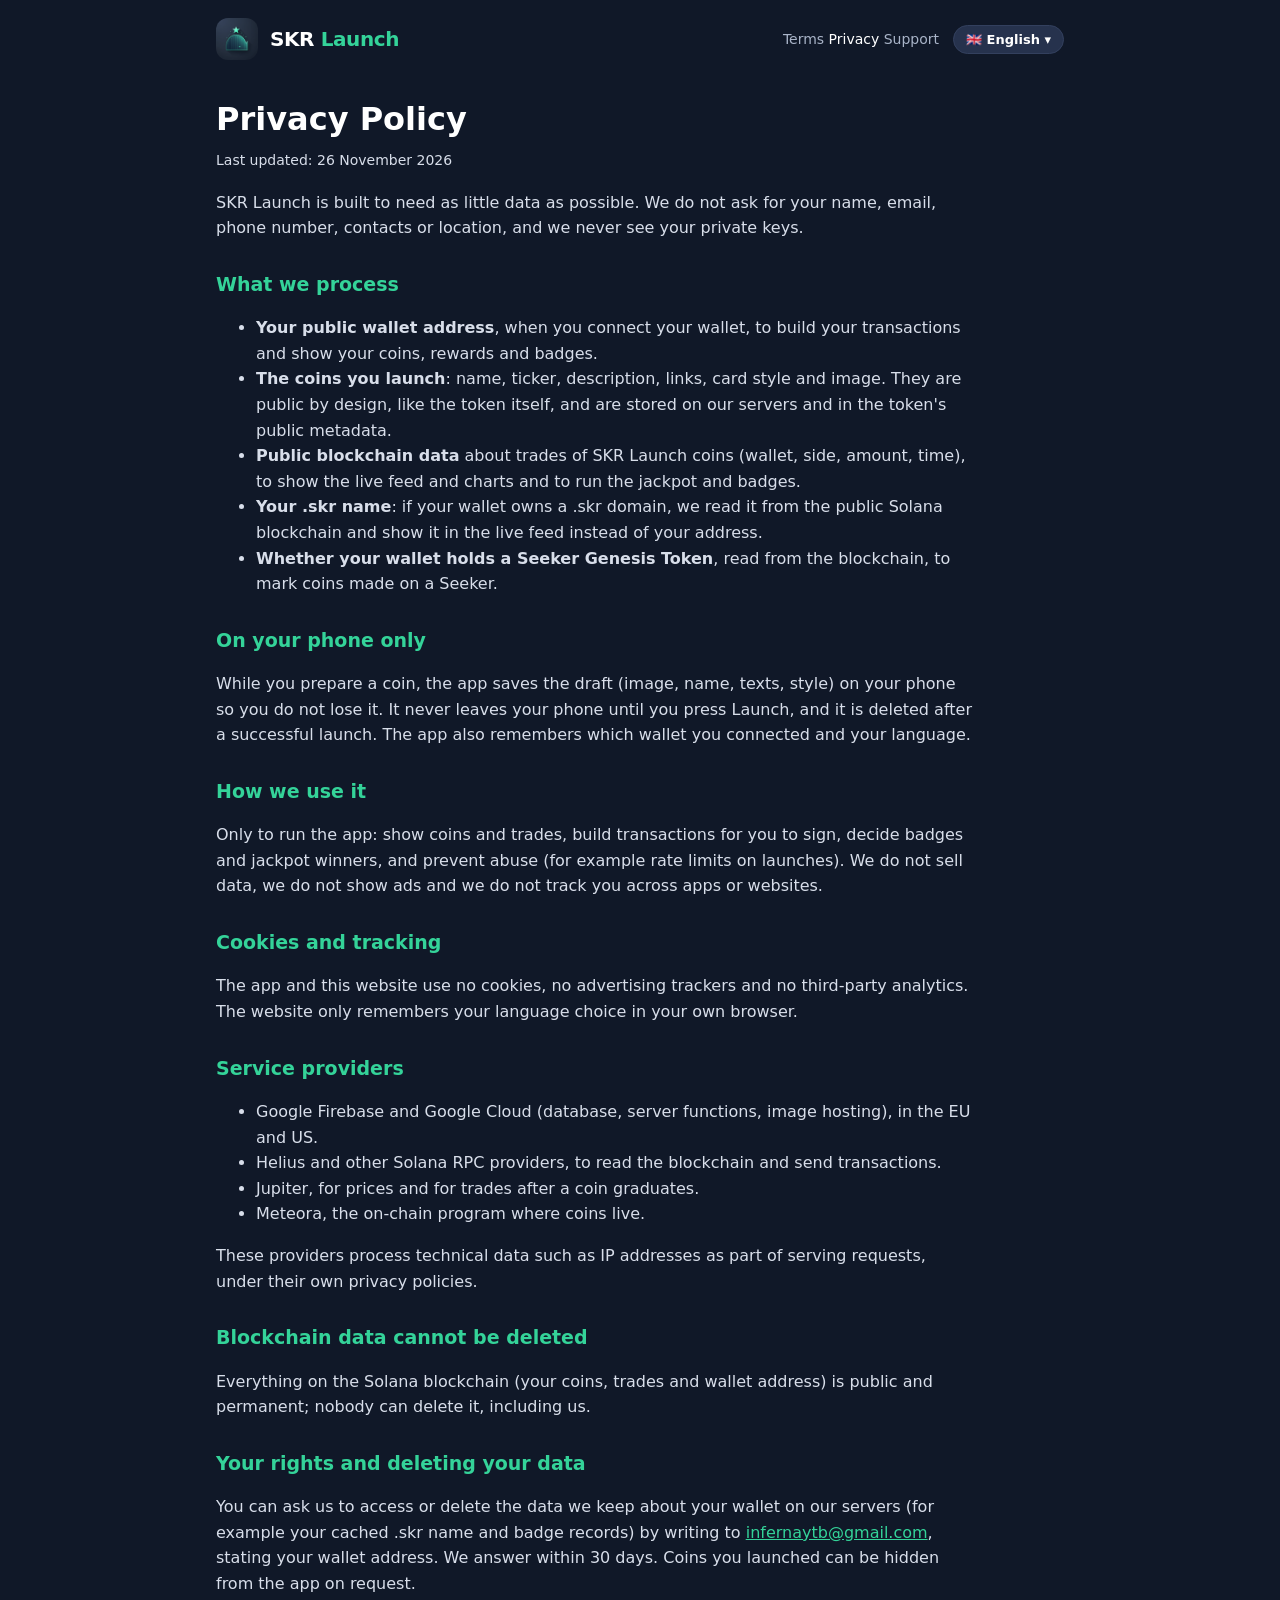
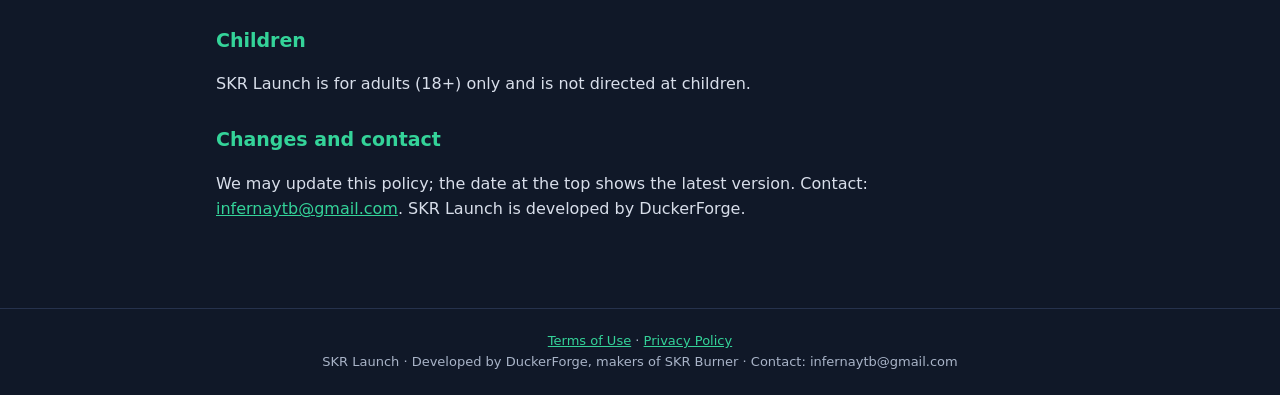
<file: seekerlaunch/privacy.html>
<!doctype html>
<html lang="en">
<head>
<meta charset="utf-8">
<meta name="viewport" content="width=device-width,initial-scale=1">
<title>SKR Launch: Privacy Policy</title>
<meta name="description" content="SKR Launch Privacy Policy">
<link rel="icon" href="favicon.png">
<link rel="apple-touch-icon" href="icon-192.png">
<meta property="og:title" content="SKR Launch">
<meta property="og:description" content="Launch a memecoin from your Solana Seeker in 10 seconds.">
<meta property="og:image" content="https://skrburner.xyz/seekerlaunch/banner.jpg">
<meta name="twitter:card" content="summary_large_image">
<style>[hidden]{display:none!important}:root{--bg:#101828;--card:#1C2740;--card2:#26324D;--line:#33405E;--tx:#FFFFFF;--dim:#A9B4C8;--green:#34D399;--gold:#FFD66B}
*{box-sizing:border-box}body{margin:0;background:var(--bg);color:var(--tx);font:400 16px/1.6 system-ui,-apple-system,Segoe UI,Roboto,"Noto Sans CJK SC","Hiragino Sans","Apple SD Gothic Neo",sans-serif}a{color:var(--green)}
header{max-width:880px;margin:0 auto;padding:18px 16px;display:flex;align-items:center;gap:12px;flex-wrap:wrap}header img{width:42px;height:42px;border-radius:12px}
header b{font-size:20px;letter-spacing:-.02em}header b span{color:var(--green)}header a.h{display:flex;align-items:center;gap:12px;color:var(--tx);text-decoration:none}
nav{margin-left:auto;display:flex;gap:14px;font-size:14px;align-items:center}nav a{color:var(--dim);text-decoration:none}nav a:hover,nav a.on{color:var(--tx)}
.lg{position:relative}.lg>button{background:var(--card2);color:var(--tx);border:1px solid var(--line);border-radius:99px;padding:6px 12px;font:600 13px system-ui,sans-serif;cursor:pointer}
.lg ul{position:absolute;right:0;top:calc(100% + 6px);list-style:none;margin:0;padding:6px;background:var(--card);border:1px solid var(--line);border-radius:12px;min-width:160px;z-index:9;display:none}.lg.on ul{display:block}
.lg li button{width:100%;text-align:left;background:none;border:0;color:var(--tx);padding:7px 10px;border-radius:8px;font:500 14px system-ui,sans-serif;cursor:pointer}.lg li button:hover,.lg li button.on{background:var(--card2);color:var(--green)}
main{max-width:880px;margin:0 auto;padding:6px 16px 40px}.home{text-align:center}.banner{width:100%;border-radius:20px;border:1px solid var(--line);display:block}
.home h1{font-size:40px;letter-spacing:-.03em;margin:26px 0 6px}.lead{color:var(--dim);max-width:620px;margin:0 auto 22px;font-size:17px}
.grid{display:grid;grid-template-columns:repeat(2,minmax(0,1fr));gap:12px;text-align:left;max-width:760px;margin:0 auto}.grid div{background:var(--card);border:1px solid var(--line);border-radius:16px;padding:14px 16px}
.grid b{display:block;font-size:16px;margin-bottom:2px}.grid span{color:var(--dim);font-size:14px}
.fees{max-width:760px;margin:26px auto 0;text-align:left;background:var(--card);border:1px solid var(--line);border-radius:16px;padding:6px 16px}
.fees div{display:flex;justify-content:space-between;gap:12px;padding:10px 0;border-bottom:1px solid var(--card2);font-size:15px}.fees div:last-child{border:0}.fees span{color:var(--dim)}
.box{max-width:760px;margin:22px auto 0;text-align:left;color:var(--dim);font-size:14px;background:var(--card);border:1px solid var(--line);border-left:4px solid var(--gold);border-radius:12px;padding:12px 16px}
.doc{max-width:760px}.doc h1{font-size:32px;margin:10px 0 4px}.doc h2{font-size:19px;color:var(--green);margin-top:28px}.doc p,.doc li{color:#D8DEEA}.up{color:var(--dim);font-size:14px;margin:0 0 18px}
.note{font-size:13px;color:var(--dim);border-left:3px solid var(--green);padding:6px 10px;margin:0 0 16px;background:var(--card);border-radius:0 8px 8px 0}
footer{border-top:1px solid var(--card2);color:var(--dim);font-size:13px;text-align:center;padding:22px 16px;margin-top:30px}
@media(max-width:560px){.grid{grid-template-columns:1fr}.home h1{font-size:30px}nav{gap:10px}}</style>
</head>
<body>
<header><a class="h" href="./"><img src="icon-192.png" alt="SKR Launch icon"><b>SKR <span>Launch</span></b></a>
<nav><span data-l="en"><a href="terms.html">Terms</a> <a href="privacy.html" class=on>Privacy</a> <a href="mailto:infernaytb@gmail.com?subject=SKR%20Launch%20support">Support</a></span><span data-l="fr" hidden><a href="terms.html">Conditions</a> <a href="privacy.html" class=on>Confidentialité</a> <a href="mailto:infernaytb@gmail.com?subject=SKR%20Launch%20support">Assistance</a></span><span data-l="de" hidden><a href="terms.html">Bedingungen</a> <a href="privacy.html" class=on>Datenschutz</a> <a href="mailto:infernaytb@gmail.com?subject=SKR%20Launch%20support">Support</a></span><span data-l="es" hidden><a href="terms.html">Términos</a> <a href="privacy.html" class=on>Privacidad</a> <a href="mailto:infernaytb@gmail.com?subject=SKR%20Launch%20support">Soporte</a></span><span data-l="zh" hidden><a href="terms.html">条款</a> <a href="privacy.html" class=on>隐私</a> <a href="mailto:infernaytb@gmail.com?subject=SKR%20Launch%20support">支持</a></span><span data-l="ja" hidden><a href="terms.html">規約</a> <a href="privacy.html" class=on>プライバシー</a> <a href="mailto:infernaytb@gmail.com?subject=SKR%20Launch%20support">サポート</a></span><span data-l="ko" hidden><a href="terms.html">약관</a> <a href="privacy.html" class=on>개인정보</a> <a href="mailto:infernaytb@gmail.com?subject=SKR%20Launch%20support">지원</a></span><div class="lg"><button type="button">🇬🇧 English ▾</button><ul><li><button data-c="en">🇬🇧 English</button></li><li><button data-c="fr">🇫🇷 Français</button></li><li><button data-c="de">🇩🇪 Deutsch</button></li><li><button data-c="es">🇪🇸 Español</button></li><li><button data-c="zh">🇨🇳 中文</button></li><li><button data-c="ja">🇯🇵 日本語</button></li><li><button data-c="ko">🇰🇷 한국어</button></li></ul></div></nav></header>
<main><div data-l="en"><div class="doc"><h1>Privacy Policy</h1><p class="up">Last updated: 26 November 2026</p><p>SKR Launch is built to need as little data as possible. We do not ask for your name, email, phone number, contacts or location, and we never see your private keys.</p><h2>What we process</h2><ul><li><b>Your public wallet address</b>, when you connect your wallet, to build your transactions and show your coins, rewards and badges.</li><li><b>The coins you launch</b>: name, ticker, description, links, card style and image. They are public by design, like the token itself, and are stored on our servers and in the token's public metadata.</li><li><b>Public blockchain data</b> about trades of SKR Launch coins (wallet, side, amount, time), to show the live feed and charts and to run the jackpot and badges.</li><li><b>Your .skr name</b>: if your wallet owns a .skr domain, we read it from the public Solana blockchain and show it in the live feed instead of your address.</li><li><b>Whether your wallet holds a Seeker Genesis Token</b>, read from the blockchain, to mark coins made on a Seeker.</li></ul><h2>On your phone only</h2><p>While you prepare a coin, the app saves the draft (image, name, texts, style) on your phone so you do not lose it. It never leaves your phone until you press Launch, and it is deleted after a successful launch. The app also remembers which wallet you connected and your language.</p><h2>How we use it</h2><p>Only to run the app: show coins and trades, build transactions for you to sign, decide badges and jackpot winners, and prevent abuse (for example rate limits on launches). We do not sell data, we do not show ads and we do not track you across apps or websites.</p><h2>Cookies and tracking</h2><p>The app and this website use no cookies, no advertising trackers and no third-party analytics. The website only remembers your language choice in your own browser.</p><h2>Service providers</h2><ul><li>Google Firebase and Google Cloud (database, server functions, image hosting), in the EU and US.</li><li>Helius and other Solana RPC providers, to read the blockchain and send transactions.</li><li>Jupiter, for prices and for trades after a coin graduates.</li><li>Meteora, the on-chain program where coins live.</li></ul><p>These providers process technical data such as IP addresses as part of serving requests, under their own privacy policies.</p><h2>Blockchain data cannot be deleted</h2><p>Everything on the Solana blockchain (your coins, trades and wallet address) is public and permanent; nobody can delete it, including us.</p><h2>Your rights and deleting your data</h2><p>You can ask us to access or delete the data we keep about your wallet on our servers (for example your cached .skr name and badge records) by writing to <a href="mailto:infernaytb@gmail.com?subject=SKR Launch%20data%20request">infernaytb@gmail.com</a>, stating your wallet address. We answer within 30 days. Coins you launched can be hidden from the app on request.</p><h2>Children</h2><p>SKR Launch is for adults (18+) only and is not directed at children.</p><h2>Changes and contact</h2><p>We may update this policy; the date at the top shows the latest version. Contact: <a href="mailto:infernaytb@gmail.com">infernaytb@gmail.com</a>. SKR Launch is developed by DuckerForge.</p></div></div><div data-l="fr" hidden><div class="doc"><h1>Politique de confidentialité</h1><p class="up">Dernière mise à jour : 26 novembre 2026</p><div class="note">Cette traduction est fournie pour plus de commodité. En cas de divergence, la version anglaise prévaut.</div><p>SKR Launch est conçu pour avoir besoin du moins de données possible. Nous ne demandons ni ton nom, ni ton email, ni ton numéro, ni tes contacts, ni ta localisation, et nous ne voyons jamais tes clés privées.</p><h2>Ce que nous traitons</h2><ul><li><b>Ton adresse de wallet publique</b>, quand tu connectes ton wallet, pour préparer tes transactions et afficher tes coins, récompenses et badges.</li><li><b>Les coins que tu lances</b> : nom, ticker, description, liens, style de carte et image. Elles sont publiques par nature, comme le token, et stockées sur nos serveurs et dans les métadonnées publiques du token.</li><li><b>Les données publiques de la blockchain</b> sur les trades des coins SKR Launch (wallet, sens, montant, heure), pour le fil en direct, les graphiques, le jackpot et les badges.</li><li><b>Ton nom .skr</b> : si ton wallet possède un domaine .skr, nous le lisons sur la blockchain Solana et l'affichons dans le fil à la place de ton adresse.</li><li><b>Si ton wallet détient un Seeker Genesis Token</b>, lu sur la blockchain, pour marquer les coins créées sur un Seeker.</li></ul><h2>Uniquement sur ton téléphone</h2><p>Pendant que tu prépares une coin, l'app enregistre le brouillon (image, nom, textes, style) sur ton téléphone pour ne pas le perdre. Il ne quitte ton téléphone que quand tu appuies sur Lancer, et il est supprimé après un lancement réussi. L'app mémorise aussi le wallet connecté et ta langue.</p><h2>Comment nous les utilisons</h2><p>Uniquement pour faire fonctionner l'app : afficher les coins et les trades, préparer les transactions que tu signes, attribuer badges et jackpot, et prévenir les abus (par exemple une limite de lancements). Nous ne vendons pas de données, n'affichons pas de pub et ne te suivons pas entre apps ou sites.</p><h2>Cookies et suivi</h2><p>L'app et ce site n'utilisent aucun cookie, aucun traceur publicitaire et aucune analyse tierce. Le site mémorise seulement ta langue, dans ton propre navigateur.</p><h2>Prestataires</h2><ul><li>Google Firebase et Google Cloud (base de données, fonctions serveur, hébergement des images), dans l'UE et aux États-Unis.</li><li>Helius et d'autres fournisseurs RPC Solana, pour lire la blockchain et envoyer les transactions.</li><li>Jupiter, pour les prix et les trades après le diplôme.</li><li>Meteora, le programme on-chain où vivent les coins.</li></ul><p>Ces prestataires traitent des données techniques comme les adresses IP pour répondre aux requêtes, selon leurs propres politiques.</p><h2>Les données de la blockchain ne peuvent pas être effacées</h2><p>Tout ce qui est sur la blockchain Solana (tes coins, trades et adresse de wallet) est public et permanent ; personne ne peut l'effacer, nous compris.</p><h2>Tes droits et la suppression de tes données</h2><p>Tu peux nous demander l'accès ou la suppression des données que nous gardons sur ton wallet (par exemple ton nom .skr en cache et tes badges) en écrivant à <a href="mailto:infernaytb@gmail.com?subject=SKR Launch%20data%20request">infernaytb@gmail.com</a> avec ton adresse de wallet. Nous répondons sous 30 jours. Les coins que tu as lancées peuvent être masquées sur demande.</p><h2>Enfants</h2><p>SKR Launch est réservé aux adultes (18+) et ne s'adresse pas aux enfants.</p><h2>Modifications et contact</h2><p>Nous pouvons mettre à jour cette politique ; la date en haut indique la dernière version. Contact : <a href="mailto:infernaytb@gmail.com">infernaytb@gmail.com</a>. SKR Launch est développé par DuckerForge.</p></div></div><div data-l="de" hidden><div class="doc"><h1>Datenschutzerklärung</h1><p class="up">Zuletzt aktualisiert: 26. November 2026</p><div class="note">Diese Übersetzung dient nur der Bequemlichkeit. Bei Abweichungen gilt die englische Fassung.</div><p>SKR Launch braucht so wenig Daten wie möglich. Wir fragen nicht nach Name, E-Mail, Telefonnummer, Kontakten oder Standort und sehen nie deine privaten Schlüssel.</p><h2>Was wir verarbeiten</h2><ul><li><b>Deine öffentliche Wallet-Adresse</b>, wenn du dein Wallet verbindest, um Transaktionen zu bauen und deine Coins, Belohnungen und Badges anzuzeigen.</li><li><b>Die Coins, die du startest</b>: Name, Ticker, Beschreibung, Links, Kartenstil und Bild. Sie sind wie der Token selbst öffentlich und werden auf unseren Servern und in den öffentlichen Metadaten des Tokens gespeichert.</li><li><b>Öffentliche Blockchain-Daten</b> zu Trades von SKR Launch-Coins (Wallet, Richtung, Betrag, Zeit) für Live-Feed, Charts, Jackpot und Badges.</li><li><b>Dein .skr-Name</b>: Besitzt dein Wallet eine .skr-Domain, lesen wir sie von der Solana-Blockchain und zeigen sie im Feed statt deiner Adresse.</li><li><b>Ob dein Wallet einen Seeker Genesis Token hält</b>, von der Blockchain gelesen, um auf einem Seeker erstellte Coins zu kennzeichnen.</li></ul><h2>Nur auf deinem Handy</h2><p>Während du einen Coin vorbereitest, speichert die App den Entwurf (Bild, Name, Texte, Stil) auf deinem Handy, damit er nicht verloren geht. Er verlässt dein Handy erst, wenn du auf Starten tippst, und wird nach einem erfolgreichen Start gelöscht. Die App merkt sich außerdem das verbundene Wallet und deine Sprache.</p><h2>Wofür wir sie nutzen</h2><p>Nur für den Betrieb der App: Coins und Trades anzeigen, Transaktionen zum Signieren bauen, Badges und Jackpot-Gewinner bestimmen und Missbrauch verhindern (z. B. Startlimits). Wir verkaufen keine Daten, zeigen keine Werbung und verfolgen dich nicht über Apps oder Websites hinweg.</p><h2>Cookies und Tracking</h2><p>Die App und diese Website verwenden keine Cookies, keine Werbe-Tracker und keine Analysedienste Dritter. Die Website merkt sich nur deine Sprachwahl in deinem eigenen Browser.</p><h2>Dienstleister</h2><ul><li>Google Firebase und Google Cloud (Datenbank, Serverfunktionen, Bild-Hosting), in der EU und den USA.</li><li>Helius und andere Solana-RPC-Anbieter, um die Blockchain zu lesen und Transaktionen zu senden.</li><li>Jupiter für Preise und für Trades nach dem Abschluss.</li><li>Meteora, das On-Chain-Programm, in dem die Coins leben.</li></ul><p>Diese Anbieter verarbeiten technische Daten wie IP-Adressen beim Beantworten von Anfragen gemäß ihren eigenen Datenschutzerklärungen.</p><h2>Blockchain-Daten können nicht gelöscht werden</h2><p>Alles auf der Solana-Blockchain (deine Coins, Trades und Wallet-Adresse) ist öffentlich und dauerhaft; niemand kann es löschen, auch wir nicht.</p><h2>Deine Rechte und Löschung deiner Daten</h2><p>Du kannst Auskunft über oder Löschung der Daten verlangen, die wir zu deinem Wallet auf unseren Servern speichern (z. B. deinen zwischengespeicherten .skr-Namen und Badge-Einträge), per E-Mail an <a href="mailto:infernaytb@gmail.com?subject=SKR Launch%20data%20request">infernaytb@gmail.com</a> mit deiner Wallet-Adresse. Wir antworten innerhalb von 30 Tagen. Von dir gestartete Coins können auf Wunsch in der App ausgeblendet werden.</p><h2>Kinder</h2><p>SKR Launch ist nur für Erwachsene (18+) und richtet sich nicht an Kinder.</p><h2>Änderungen und Kontakt</h2><p>Wir können diese Erklärung aktualisieren; das Datum oben zeigt die neueste Fassung. Kontakt: <a href="mailto:infernaytb@gmail.com">infernaytb@gmail.com</a>. SKR Launch wird von DuckerForge entwickelt.</p></div></div><div data-l="es" hidden><div class="doc"><h1>Política de privacidad</h1><p class="up">Última actualización: 26 de noviembre de 2026</p><div class="note">Esta traducción se ofrece por comodidad. Si difiere de la versión en inglés, prevalece la versión en inglés.</div><p>SKR Launch está hecho para necesitar los mínimos datos posibles. No pedimos tu nombre, email, teléfono, contactos ni ubicación, y nunca vemos tus claves privadas.</p><h2>Qué tratamos</h2><ul><li><b>Tu dirección pública de wallet</b>, cuando conectas tu wallet, para preparar tus transacciones y mostrar tus coins, premios e insignias.</li><li><b>Las coins que lanzas</b>: nombre, ticker, descripción, enlaces, estilo de carta e imagen. Son públicas por diseño, como el token, y se guardan en nuestros servidores y en los metadatos públicos del token.</li><li><b>Datos públicos de la blockchain</b> sobre trades de coins de SKR Launch (wallet, sentido, importe, hora), para el feed en vivo, los gráficos, el jackpot y las insignias.</li><li><b>Tu nombre .skr</b>: si tu wallet tiene un dominio .skr, lo leemos de la blockchain de Solana y lo mostramos en el feed en lugar de tu dirección.</li><li><b>Si tu wallet tiene un Seeker Genesis Token</b>, leído de la blockchain, para marcar las coins hechas en un Seeker.</li></ul><h2>Solo en tu teléfono</h2><p>Mientras preparas una coin, la app guarda el borrador (imagen, nombre, textos, estilo) en tu teléfono para que no lo pierdas. No sale de tu teléfono hasta que pulsas Lanzar y se borra tras un lanzamiento correcto. La app también recuerda el wallet conectado y tu idioma.</p><h2>Cómo lo usamos</h2><p>Solo para que la app funcione: mostrar coins y trades, preparar las transacciones que firmas, decidir insignias y ganadores del jackpot y evitar abusos (por ejemplo, límites de lanzamientos). No vendemos datos, no mostramos anuncios y no te rastreamos entre apps o webs.</p><h2>Cookies y seguimiento</h2><p>La app y este sitio no usan cookies, ni rastreadores publicitarios, ni analítica de terceros. El sitio solo recuerda tu idioma en tu propio navegador.</p><h2>Proveedores</h2><ul><li>Google Firebase y Google Cloud (base de datos, funciones de servidor, alojamiento de imágenes), en la UE y EE. UU.</li><li>Helius y otros proveedores RPC de Solana, para leer la blockchain y enviar transacciones.</li><li>Jupiter, para precios y trades tras la graduación.</li><li>Meteora, el programa on-chain donde viven las coins.</li></ul><p>Estos proveedores tratan datos técnicos como direcciones IP al atender las solicitudes, según sus propias políticas.</p><h2>Los datos de la blockchain no se pueden borrar</h2><p>Todo lo que está en la blockchain de Solana (tus coins, trades y dirección de wallet) es público y permanente; nadie puede borrarlo, tampoco nosotros.</p><h2>Tus derechos y borrar tus datos</h2><p>Puedes pedirnos acceso a los datos que guardamos sobre tu wallet en nuestros servidores (por ejemplo tu nombre .skr en caché y tus insignias) o su borrado escribiendo a <a href="mailto:infernaytb@gmail.com?subject=SKR Launch%20data%20request">infernaytb@gmail.com</a> con tu dirección de wallet. Respondemos en 30 días. Las coins que lanzaste pueden ocultarse en la app si lo pides.</p><h2>Menores</h2><p>SKR Launch es solo para adultos (18+) y no está dirigido a menores.</p><h2>Cambios y contacto</h2><p>Podemos actualizar esta política; la fecha de arriba indica la última versión. Contacto: <a href="mailto:infernaytb@gmail.com">infernaytb@gmail.com</a>. SKR Launch está desarrollado por DuckerForge.</p></div></div><div data-l="zh" hidden><div class="doc"><h1>隐私政策</h1><p class="up">最后更新：2026年11月26日</p><div class="note">本译文仅为方便阅读而提供。如与英文版本不一致，以英文版本为准。</div><p>SKR Launch 的设计原则是尽量少收集数据。我们不会索取你的姓名、邮箱、电话、联系人或位置，也永远看不到你的私钥。</p><h2>我们处理的数据</h2><ul><li><b>你的公开钱包地址</b>：在你连接钱包时使用，用于构建交易并显示你的币、奖励和徽章。</li><li><b>你发行的币</b>：名称、代号、描述、链接、卡片样式和图片。它们和代币本身一样是公开的，保存在我们的服务器和代币的公开元数据中。</li><li><b>公开的区块链数据</b>：SKR Launch 币的交易（钱包、方向、金额、时间），用于实时动态、图表、奖池和徽章。</li><li><b>你的 .skr 名称</b>：如果你的钱包拥有 .skr 域名，我们会从公开的 Solana 区块链读取，并在动态中代替你的地址显示。</li><li><b>你的钱包是否持有 Seeker Genesis Token</b>：从区块链读取，用于标记在 Seeker 上创建的币。</li></ul><h2>仅保存在你的手机上</h2><p>你准备发行币时，应用会把草稿（图片、名称、文字、样式）保存在手机上，以免丢失。在你点击发行之前它不会离开你的手机，发行成功后即被删除。应用还会记住你连接的钱包和语言。</p><h2>我们如何使用</h2><p>仅用于运行应用：显示币和交易、为你构建需签名的交易、确定徽章和奖池获奖者，以及防止滥用（例如发行次数限制）。我们不出售数据、不展示广告，也不会跨应用或网站追踪你。</p><h2>Cookie 与追踪</h2><p>本应用和本网站不使用 Cookie、广告追踪器或第三方分析工具。网站只会在你自己的浏览器中记住你选择的语言。</p><h2>服务提供商</h2><ul><li>Google Firebase 和 Google Cloud（数据库、服务器函数、图片托管），位于欧盟和美国。</li><li>Helius 及其他 Solana RPC 提供商，用于读取区块链和发送交易。</li><li>Jupiter，用于价格以及毕业后的交易。</li><li>Meteora，币所在的链上程序。</li></ul><p>这些提供商在处理请求时会依据其各自的隐私政策处理 IP 地址等技术数据。</p><h2>区块链数据无法删除</h2><p>Solana 区块链上的一切（你的币、交易和钱包地址）都是公开且永久的；包括我们在内，任何人都无法删除。</p><h2>你的权利与删除数据</h2><p>你可以发送邮件至 <a href="mailto:infernaytb@gmail.com?subject=SKR Launch%20data%20request">infernaytb@gmail.com</a> 并注明你的钱包地址，要求查阅或删除我们服务器上与你钱包相关的数据（例如缓存的 .skr 名称和徽章记录）。我们会在 30 天内答复。你发行的币也可应要求在应用中隐藏。</p><h2>儿童</h2><p>SKR Launch 仅面向成年人（18 岁以上），不面向儿童。</p><h2>变更与联系</h2><p>我们可能会更新本政策；顶部日期显示最新版本。联系方式：<a href="mailto:infernaytb@gmail.com">infernaytb@gmail.com</a>。SKR Launch 由 DuckerForge 开发。</p></div></div><div data-l="ja" hidden><div class="doc"><h1>プライバシーポリシー</h1><p class="up">最終更新日：2026年11月26日</p><div class="note">この翻訳は便宜上提供されるものです。英語版と相違がある場合は英語版が優先されます。</div><p>SKR Launch は必要なデータを最小限にするよう設計されています。名前、メール、電話番号、連絡先、位置情報は求めず、秘密鍵を目にすることもありません。</p><h2>処理するデータ</h2><ul><li><b>公開ウォレットアドレス</b>：ウォレット接続時に、取引の作成とコイン・報酬・バッジの表示に使います。</li><li><b>あなたが発行するコイン</b>：名前、ティッカー、説明、リンク、カードのスタイル、画像。トークン自体と同様に公開されるもので、当社サーバーとトークンの公開メタデータに保存されます。</li><li><b>公開ブロックチェーンデータ</b>：SKR Launch コインの取引（ウォレット、売買、金額、時刻）。ライブフィード、チャート、ジャックポット、バッジに使います。</li><li><b>あなたの .skr 名</b>：ウォレットが .skr ドメインを持つ場合、公開の Solana ブロックチェーンから読み取り、フィードでアドレスの代わりに表示します。</li><li><b>Seeker Genesis Token の保有有無</b>：ブロックチェーンから読み取り、Seeker で作成されたコインに印を付けます。</li></ul><h2>スマホ内のみ</h2><p>コインを準備している間、アプリは下書き（画像、名前、テキスト、スタイル）をスマホに保存し、失われないようにします。発行を押すまでスマホの外に出ることはなく、発行に成功すると削除されます。アプリは接続したウォレットと言語も記憶します。</p><h2>利用目的</h2><p>アプリの運営のみに使います：コインと取引の表示、署名する取引の作成、バッジとジャックポット当選者の決定、不正防止（発行回数の制限など）。データの販売、広告表示、アプリやサイトをまたいだ追跡は行いません。</p><h2>Cookie とトラッキング</h2><p>本アプリと本サイトは Cookie、広告トラッカー、第三者の解析ツールを使用しません。サイトはあなたのブラウザ内に言語の選択だけを記憶します。</p><h2>委託先</h2><ul><li>Google Firebase と Google Cloud（データベース、サーバー関数、画像ホスティング）：EU と米国。</li><li>Helius ほか Solana RPC プロバイダー：ブロックチェーンの読み取りと取引の送信。</li><li>Jupiter：価格と卒業後の取引。</li><li>Meteora：コインが存在するオンチェーンプログラム。</li></ul><p>これらの委託先は、リクエストの処理に伴い IP アドレスなどの技術データを各社のポリシーに従って処理します。</p><h2>ブロックチェーンのデータは削除できません</h2><p>Solana ブロックチェーン上のもの（あなたのコイン、取引、ウォレットアドレス）はすべて公開かつ永続的で、当社を含め誰も削除できません。</p><h2>あなたの権利とデータ削除</h2><p>ウォレットアドレスを記載して <a href="mailto:infernaytb@gmail.com?subject=SKR Launch%20data%20request">infernaytb@gmail.com</a> にご連絡いただければ、当社サーバーに保存しているあなたのウォレットに関するデータ（キャッシュした .skr 名やバッジ記録など）の開示または削除を請求できます。30日以内に回答します。あなたが発行したコインは、ご要望に応じてアプリ上で非表示にできます。</p><h2>子ども</h2><p>SKR Launch は成人（18歳以上）専用で、子どもを対象としていません。</p><h2>変更とお問い合わせ</h2><p>本ポリシーは更新されることがあります。上部の日付が最新版を示します。お問い合わせ：<a href="mailto:infernaytb@gmail.com">infernaytb@gmail.com</a>。SKR Launch は DuckerForge が開発しています。</p></div></div><div data-l="ko" hidden><div class="doc"><h1>개인정보 처리방침</h1><p class="up">최종 업데이트: 2026년 11월 26일</p><div class="note">이 번역은 편의를 위해 제공됩니다. 영어 버전과 다를 경우 영어 버전이 우선합니다.</div><p>SKR Launch는 가능한 한 적은 데이터만 쓰도록 만들어졌습니다. 이름, 이메일, 전화번호, 연락처, 위치를 묻지 않으며 개인 키를 보는 일도 없습니다.</p><h2>처리하는 데이터</h2><ul><li><b>공개 지갑 주소</b>: 지갑을 연결할 때, 거래를 만들고 코인·보상·배지를 보여 주기 위해 사용합니다.</li><li><b>발행한 코인</b>: 이름, 티커, 설명, 링크, 카드 스타일, 이미지. 토큰 자체처럼 공개되는 정보이며 당사 서버와 토큰의 공개 메타데이터에 저장됩니다.</li><li><b>공개 블록체인 데이터</b>: SKR Launch 코인의 거래(지갑, 방향, 금액, 시간). 실시간 피드, 차트, 잭팟, 배지에 사용합니다.</li><li><b>.skr 이름</b>: 지갑에 .skr 도메인이 있으면 공개 Solana 블록체인에서 읽어 피드에서 주소 대신 보여 줍니다.</li><li><b>Seeker Genesis Token 보유 여부</b>: 블록체인에서 읽어 Seeker에서 만든 코인을 표시합니다.</li></ul><h2>폰에만 저장</h2><p>코인을 준비하는 동안 앱은 초안(이미지, 이름, 텍스트, 스타일)을 폰에 저장해 잃어버리지 않게 합니다. 발행을 누르기 전까지는 폰 밖으로 나가지 않으며, 발행에 성공하면 삭제됩니다. 앱은 연결한 지갑과 언어도 기억합니다.</p><h2>이용 목적</h2><p>앱 운영에만 사용합니다: 코인과 거래 표시, 서명할 거래 생성, 배지와 잭팟 당첨자 결정, 남용 방지(예: 발행 횟수 제한). 데이터를 판매하지 않고, 광고를 보여 주지 않으며, 앱이나 웹사이트를 넘나들며 추적하지 않습니다.</p><h2>쿠키 및 추적</h2><p>앱과 이 웹사이트는 쿠키, 광고 추적기, 제3자 분석 도구를 사용하지 않습니다. 웹사이트는 당신의 브라우저에 언어 선택만 기억합니다.</p><h2>서비스 제공자</h2><ul><li>Google Firebase 및 Google Cloud(데이터베이스, 서버 함수, 이미지 호스팅): EU와 미국.</li><li>Helius 및 기타 Solana RPC 제공자: 블록체인 읽기와 거래 전송.</li><li>Jupiter: 가격 및 졸업 후 거래.</li><li>Meteora: 코인이 존재하는 온체인 프로그램.</li></ul><p>이 제공자들은 요청을 처리하면서 IP 주소 같은 기술 데이터를 각자의 정책에 따라 처리합니다.</p><h2>블록체인 데이터는 삭제할 수 없습니다</h2><p>Solana 블록체인 위의 모든 것(코인, 거래, 지갑 주소)은 공개적이고 영구적이며, 당사를 포함해 누구도 삭제할 수 없습니다.</p><h2>권리 및 데이터 삭제</h2><p>지갑 주소를 적어 <a href="mailto:infernaytb@gmail.com?subject=SKR Launch%20data%20request">infernaytb@gmail.com</a>로 보내면, 당사 서버에 보관 중인 지갑 관련 데이터(캐시된 .skr 이름, 배지 기록 등)의 열람 또는 삭제를 요청할 수 있습니다. 30일 이내에 답변합니다. 발행한 코인은 요청 시 앱에서 숨길 수 있습니다.</p><h2>아동</h2><p>SKR Launch는 성인(18세 이상) 전용이며 아동을 대상으로 하지 않습니다.</p><h2>변경 및 문의</h2><p>본 방침은 업데이트될 수 있으며, 상단 날짜가 최신 버전을 나타냅니다. 문의: <a href="mailto:infernaytb@gmail.com">infernaytb@gmail.com</a>. SKR Launch는 DuckerForge가 개발합니다.</p></div></div></main>
<footer><div data-l="en"><a href="terms.html">Terms of Use</a> · <a href="privacy.html">Privacy Policy</a><br>SKR Launch · Developed by DuckerForge, makers of SKR Burner · Contact: infernaytb@gmail.com</div><div data-l="fr" hidden><a href="terms.html">Conditions d'utilisation</a> · <a href="privacy.html">Politique de confidentialité</a><br>SKR Launch · Développé par DuckerForge, créateurs de SKR Burner · Contact : infernaytb@gmail.com</div><div data-l="de" hidden><a href="terms.html">Nutzungsbedingungen</a> · <a href="privacy.html">Datenschutzerklärung</a><br>SKR Launch · Entwickelt von DuckerForge, den Machern von SKR Burner · Kontakt: infernaytb@gmail.com</div><div data-l="es" hidden><a href="terms.html">Términos de uso</a> · <a href="privacy.html">Política de privacidad</a><br>SKR Launch · Desarrollado por DuckerForge, creadores de SKR Burner · Contacto: infernaytb@gmail.com</div><div data-l="zh" hidden><a href="terms.html">使用条款</a> · <a href="privacy.html">隐私政策</a><br>SKR Launch · 由 DuckerForge（SKR Burner 开发者）开发 · 联系方式： infernaytb@gmail.com</div><div data-l="ja" hidden><a href="terms.html">利用規約</a> · <a href="privacy.html">プライバシーポリシー</a><br>SKR Launch · SKR Burner の開発元 DuckerForge が開発 · お問い合わせ： infernaytb@gmail.com</div><div data-l="ko" hidden><a href="terms.html">이용약관</a> · <a href="privacy.html">개인정보 처리방침</a><br>SKR Launch · SKR Burner 제작사 DuckerForge 개발 · 문의: infernaytb@gmail.com</div></footer>
<script>(function(){var L=["en", "fr", "de", "es", "zh", "ja", "ko"],K='sl_lang';function pick(){var q=new URLSearchParams(location.search).get('lang');if(q&&L.indexOf(q)>=0)return q;try{var s=localStorage.getItem(K);if(s&&L.indexOf(s)>=0)return s}catch(e){}var n=(navigator.language||'en').slice(0,2).toLowerCase();return L.indexOf(n)>=0?n:'en'}
function set(l){document.documentElement.lang=l;document.querySelectorAll('[data-l]').forEach(function(e){e.hidden=e.getAttribute('data-l')!==l});document.querySelectorAll('.lg li button').forEach(function(b){b.classList.toggle('on',b.dataset.c===l)});var cur=document.querySelector('.lg li button[data-c="'+l+'"]');if(cur)document.querySelector('.lg>button').textContent=cur.textContent+' \u25be';try{localStorage.setItem(K,l)}catch(e){}}
var g=document.querySelector('.lg');g.querySelector('button').onclick=function(e){e.stopPropagation();g.classList.toggle('on')};document.addEventListener('click',function(){g.classList.remove('on')});
document.querySelectorAll('.lg li button').forEach(function(b){b.onclick=function(){set(b.dataset.c);g.classList.remove('on')}});set(pick())})()</script>
</body>
</html>
</file>
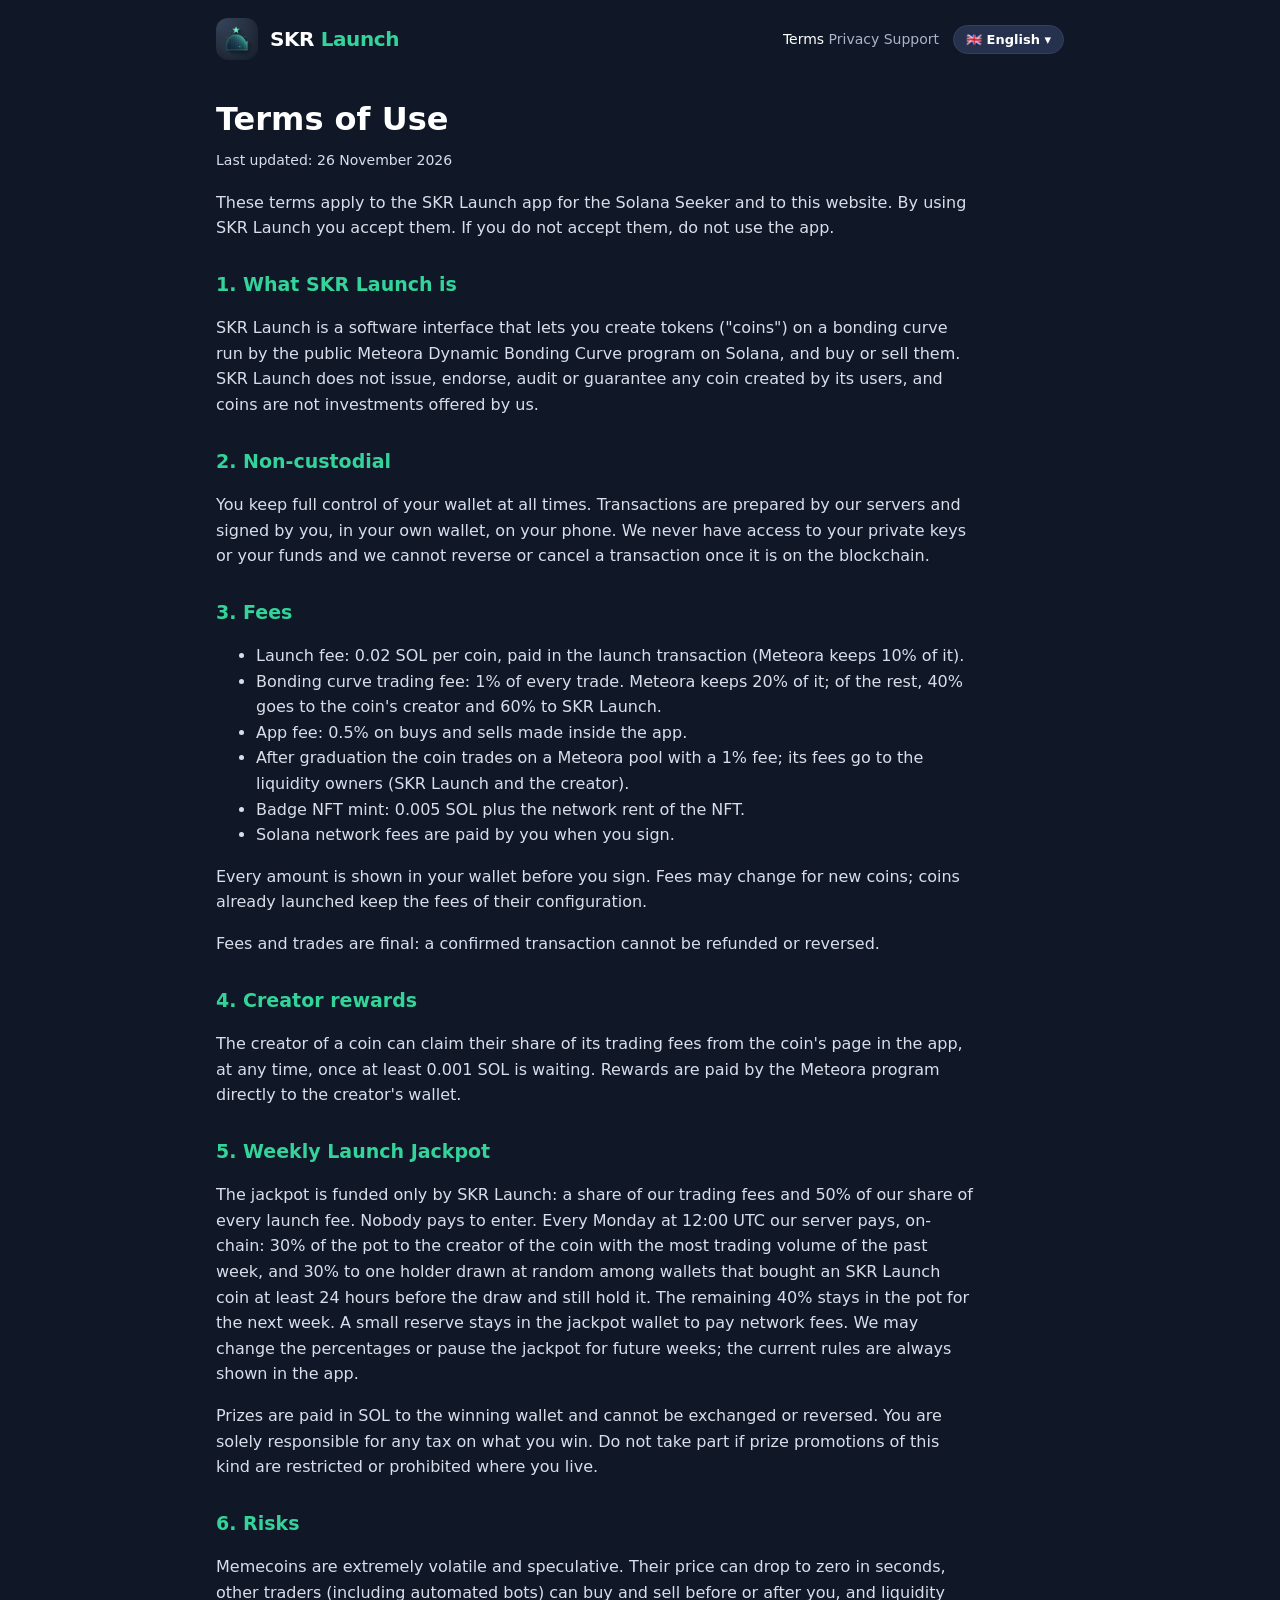
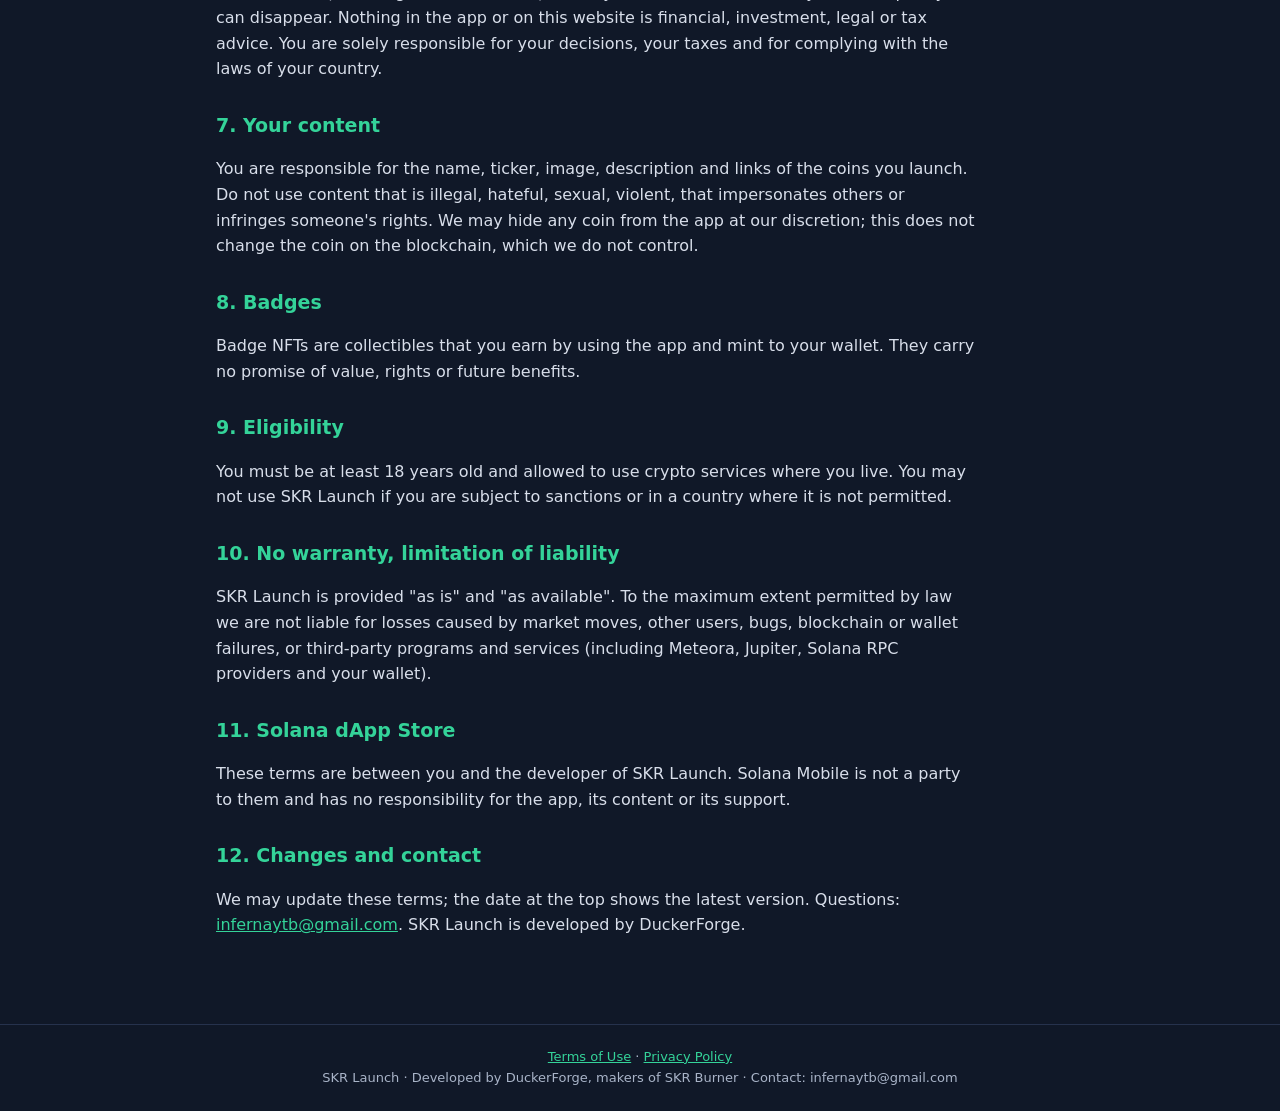
<file: seekerlaunch/terms.html>
<!doctype html>
<html lang="en">
<head>
<meta charset="utf-8">
<meta name="viewport" content="width=device-width,initial-scale=1">
<title>SKR Launch: Terms of Use</title>
<meta name="description" content="SKR Launch Terms of Use">
<link rel="icon" href="favicon.png">
<link rel="apple-touch-icon" href="icon-192.png">
<meta property="og:title" content="SKR Launch">
<meta property="og:description" content="Launch a memecoin from your Solana Seeker in 10 seconds.">
<meta property="og:image" content="https://skrburner.xyz/seekerlaunch/banner.jpg">
<meta name="twitter:card" content="summary_large_image">
<style>[hidden]{display:none!important}:root{--bg:#101828;--card:#1C2740;--card2:#26324D;--line:#33405E;--tx:#FFFFFF;--dim:#A9B4C8;--green:#34D399;--gold:#FFD66B}
*{box-sizing:border-box}body{margin:0;background:var(--bg);color:var(--tx);font:400 16px/1.6 system-ui,-apple-system,Segoe UI,Roboto,"Noto Sans CJK SC","Hiragino Sans","Apple SD Gothic Neo",sans-serif}a{color:var(--green)}
header{max-width:880px;margin:0 auto;padding:18px 16px;display:flex;align-items:center;gap:12px;flex-wrap:wrap}header img{width:42px;height:42px;border-radius:12px}
header b{font-size:20px;letter-spacing:-.02em}header b span{color:var(--green)}header a.h{display:flex;align-items:center;gap:12px;color:var(--tx);text-decoration:none}
nav{margin-left:auto;display:flex;gap:14px;font-size:14px;align-items:center}nav a{color:var(--dim);text-decoration:none}nav a:hover,nav a.on{color:var(--tx)}
.lg{position:relative}.lg>button{background:var(--card2);color:var(--tx);border:1px solid var(--line);border-radius:99px;padding:6px 12px;font:600 13px system-ui,sans-serif;cursor:pointer}
.lg ul{position:absolute;right:0;top:calc(100% + 6px);list-style:none;margin:0;padding:6px;background:var(--card);border:1px solid var(--line);border-radius:12px;min-width:160px;z-index:9;display:none}.lg.on ul{display:block}
.lg li button{width:100%;text-align:left;background:none;border:0;color:var(--tx);padding:7px 10px;border-radius:8px;font:500 14px system-ui,sans-serif;cursor:pointer}.lg li button:hover,.lg li button.on{background:var(--card2);color:var(--green)}
main{max-width:880px;margin:0 auto;padding:6px 16px 40px}.home{text-align:center}.banner{width:100%;border-radius:20px;border:1px solid var(--line);display:block}
.home h1{font-size:40px;letter-spacing:-.03em;margin:26px 0 6px}.lead{color:var(--dim);max-width:620px;margin:0 auto 22px;font-size:17px}
.grid{display:grid;grid-template-columns:repeat(2,minmax(0,1fr));gap:12px;text-align:left;max-width:760px;margin:0 auto}.grid div{background:var(--card);border:1px solid var(--line);border-radius:16px;padding:14px 16px}
.grid b{display:block;font-size:16px;margin-bottom:2px}.grid span{color:var(--dim);font-size:14px}
.fees{max-width:760px;margin:26px auto 0;text-align:left;background:var(--card);border:1px solid var(--line);border-radius:16px;padding:6px 16px}
.fees div{display:flex;justify-content:space-between;gap:12px;padding:10px 0;border-bottom:1px solid var(--card2);font-size:15px}.fees div:last-child{border:0}.fees span{color:var(--dim)}
.box{max-width:760px;margin:22px auto 0;text-align:left;color:var(--dim);font-size:14px;background:var(--card);border:1px solid var(--line);border-left:4px solid var(--gold);border-radius:12px;padding:12px 16px}
.doc{max-width:760px}.doc h1{font-size:32px;margin:10px 0 4px}.doc h2{font-size:19px;color:var(--green);margin-top:28px}.doc p,.doc li{color:#D8DEEA}.up{color:var(--dim);font-size:14px;margin:0 0 18px}
.note{font-size:13px;color:var(--dim);border-left:3px solid var(--green);padding:6px 10px;margin:0 0 16px;background:var(--card);border-radius:0 8px 8px 0}
footer{border-top:1px solid var(--card2);color:var(--dim);font-size:13px;text-align:center;padding:22px 16px;margin-top:30px}
@media(max-width:560px){.grid{grid-template-columns:1fr}.home h1{font-size:30px}nav{gap:10px}}</style>
</head>
<body>
<header><a class="h" href="./"><img src="icon-192.png" alt="SKR Launch icon"><b>SKR <span>Launch</span></b></a>
<nav><span data-l="en"><a href="terms.html" class=on>Terms</a> <a href="privacy.html">Privacy</a> <a href="mailto:infernaytb@gmail.com?subject=SKR%20Launch%20support">Support</a></span><span data-l="fr" hidden><a href="terms.html" class=on>Conditions</a> <a href="privacy.html">Confidentialité</a> <a href="mailto:infernaytb@gmail.com?subject=SKR%20Launch%20support">Assistance</a></span><span data-l="de" hidden><a href="terms.html" class=on>Bedingungen</a> <a href="privacy.html">Datenschutz</a> <a href="mailto:infernaytb@gmail.com?subject=SKR%20Launch%20support">Support</a></span><span data-l="es" hidden><a href="terms.html" class=on>Términos</a> <a href="privacy.html">Privacidad</a> <a href="mailto:infernaytb@gmail.com?subject=SKR%20Launch%20support">Soporte</a></span><span data-l="zh" hidden><a href="terms.html" class=on>条款</a> <a href="privacy.html">隐私</a> <a href="mailto:infernaytb@gmail.com?subject=SKR%20Launch%20support">支持</a></span><span data-l="ja" hidden><a href="terms.html" class=on>規約</a> <a href="privacy.html">プライバシー</a> <a href="mailto:infernaytb@gmail.com?subject=SKR%20Launch%20support">サポート</a></span><span data-l="ko" hidden><a href="terms.html" class=on>약관</a> <a href="privacy.html">개인정보</a> <a href="mailto:infernaytb@gmail.com?subject=SKR%20Launch%20support">지원</a></span><div class="lg"><button type="button">🇬🇧 English ▾</button><ul><li><button data-c="en">🇬🇧 English</button></li><li><button data-c="fr">🇫🇷 Français</button></li><li><button data-c="de">🇩🇪 Deutsch</button></li><li><button data-c="es">🇪🇸 Español</button></li><li><button data-c="zh">🇨🇳 中文</button></li><li><button data-c="ja">🇯🇵 日本語</button></li><li><button data-c="ko">🇰🇷 한국어</button></li></ul></div></nav></header>
<main><div data-l="en"><div class="doc"><h1>Terms of Use</h1><p class="up">Last updated: 26 November 2026</p><p>These terms apply to the SKR Launch app for the Solana Seeker and to this website. By using SKR Launch you accept them. If you do not accept them, do not use the app.</p><h2>1. What SKR Launch is</h2><p>SKR Launch is a software interface that lets you create tokens ("coins") on a bonding curve run by the public Meteora Dynamic Bonding Curve program on Solana, and buy or sell them. SKR Launch does not issue, endorse, audit or guarantee any coin created by its users, and coins are not investments offered by us.</p><h2>2. Non-custodial</h2><p>You keep full control of your wallet at all times. Transactions are prepared by our servers and signed by you, in your own wallet, on your phone. We never have access to your private keys or your funds and we cannot reverse or cancel a transaction once it is on the blockchain.</p><h2>3. Fees</h2><ul><li>Launch fee: 0.02 SOL per coin, paid in the launch transaction (Meteora keeps 10% of it).</li><li>Bonding curve trading fee: 1% of every trade. Meteora keeps 20% of it; of the rest, 40% goes to the coin's creator and 60% to SKR Launch.</li><li>App fee: 0.5% on buys and sells made inside the app.</li><li>After graduation the coin trades on a Meteora pool with a 1% fee; its fees go to the liquidity owners (SKR Launch and the creator).</li><li>Badge NFT mint: 0.005 SOL plus the network rent of the NFT.</li><li>Solana network fees are paid by you when you sign.</li></ul><p>Every amount is shown in your wallet before you sign. Fees may change for new coins; coins already launched keep the fees of their configuration.</p><p>Fees and trades are final: a confirmed transaction cannot be refunded or reversed.</p><h2>4. Creator rewards</h2><p>The creator of a coin can claim their share of its trading fees from the coin's page in the app, at any time, once at least 0.001 SOL is waiting. Rewards are paid by the Meteora program directly to the creator's wallet.</p><h2>5. Weekly Launch Jackpot</h2><p>The jackpot is funded only by SKR Launch: a share of our trading fees and 50% of our share of every launch fee. Nobody pays to enter. Every Monday at 12:00 UTC our server pays, on-chain: 30% of the pot to the creator of the coin with the most trading volume of the past week, and 30% to one holder drawn at random among wallets that bought an SKR Launch coin at least 24 hours before the draw and still hold it. The remaining 40% stays in the pot for the next week. A small reserve stays in the jackpot wallet to pay network fees. We may change the percentages or pause the jackpot for future weeks; the current rules are always shown in the app.</p><p>Prizes are paid in SOL to the winning wallet and cannot be exchanged or reversed. You are solely responsible for any tax on what you win. Do not take part if prize promotions of this kind are restricted or prohibited where you live.</p><h2>6. Risks</h2><p>Memecoins are extremely volatile and speculative. Their price can drop to zero in seconds, other traders (including automated bots) can buy and sell before or after you, and liquidity can disappear. Nothing in the app or on this website is financial, investment, legal or tax advice. You are solely responsible for your decisions, your taxes and for complying with the laws of your country.</p><h2>7. Your content</h2><p>You are responsible for the name, ticker, image, description and links of the coins you launch. Do not use content that is illegal, hateful, sexual, violent, that impersonates others or infringes someone's rights. We may hide any coin from the app at our discretion; this does not change the coin on the blockchain, which we do not control.</p><h2>8. Badges</h2><p>Badge NFTs are collectibles that you earn by using the app and mint to your wallet. They carry no promise of value, rights or future benefits.</p><h2>9. Eligibility</h2><p>You must be at least 18 years old and allowed to use crypto services where you live. You may not use SKR Launch if you are subject to sanctions or in a country where it is not permitted.</p><h2>10. No warranty, limitation of liability</h2><p>SKR Launch is provided "as is" and "as available". To the maximum extent permitted by law we are not liable for losses caused by market moves, other users, bugs, blockchain or wallet failures, or third-party programs and services (including Meteora, Jupiter, Solana RPC providers and your wallet).</p><h2>11. Solana dApp Store</h2><p>These terms are between you and the developer of SKR Launch. Solana Mobile is not a party to them and has no responsibility for the app, its content or its support.</p><h2>12. Changes and contact</h2><p>We may update these terms; the date at the top shows the latest version. Questions: <a href="mailto:infernaytb@gmail.com">infernaytb@gmail.com</a>. SKR Launch is developed by DuckerForge.</p></div></div><div data-l="fr" hidden><div class="doc"><h1>Conditions d'utilisation</h1><p class="up">Dernière mise à jour : 26 novembre 2026</p><div class="note">Cette traduction est fournie pour plus de commodité. En cas de divergence, la version anglaise prévaut.</div><p>Ces conditions s'appliquent à l'app SKR Launch pour Solana Seeker et à ce site. En utilisant SKR Launch, tu les acceptes. Si tu ne les acceptes pas, n'utilise pas l'app.</p><h2>1. Ce qu'est SKR Launch</h2><p>SKR Launch est une interface logicielle qui permet de créer des tokens (« coins ») sur une courbe gérée par le programme public Meteora Dynamic Bonding Curve sur Solana, et de les acheter ou les vendre. SKR Launch n'émet, ne recommande, n'audite ni ne garantit aucune coin créée par ses utilisateurs, et les coins ne sont pas des investissements proposés par nous.</p><h2>2. Non-custodial</h2><p>Tu gardes à tout moment le contrôle total de ton wallet. Les transactions sont préparées par nos serveurs et signées par toi, dans ton propre wallet, sur ton téléphone. Nous n'avons jamais accès à tes clés privées ni à tes fonds et nous ne pouvons pas annuler une transaction une fois sur la blockchain.</p><h2>3. Frais</h2><ul><li>Frais de lancement : 0,02 SOL par coin, payés dans la transaction de lancement (Meteora en garde 10 %).</li><li>Frais de trading sur la courbe : 1 % de chaque trade. Meteora en garde 20 % ; du reste, 40 % vont au créateur de la coin et 60 % à SKR Launch.</li><li>Frais de l'app : 0,5 % sur les achats et ventes faits dans l'app.</li><li>Après le diplôme, la coin se négocie sur une pool Meteora à 1 % de frais, qui vont aux propriétaires de la liquidité (SKR Launch et le créateur).</li><li>Mint d'un badge NFT : 0,005 SOL plus le loyer réseau du NFT.</li><li>Les frais du réseau Solana sont payés par toi quand tu signes.</li></ul><p>Chaque montant est affiché dans ton wallet avant la signature. Les frais peuvent changer pour les nouvelles coins ; les coins déjà lancées gardent ceux de leur configuration.</p><p>Les frais et les trades sont définitifs : une transaction confirmée ne peut être ni remboursée ni annulée.</p><h2>4. Récompenses créateur</h2><p>Le créateur d'une coin peut réclamer sa part des frais de trading depuis la page de la coin dans l'app, à tout moment, dès que 0,001 SOL au moins est disponible. Les récompenses sont payées par le programme Meteora directement au wallet du créateur.</p><h2>5. Launch Jackpot hebdomadaire</h2><p>Le jackpot est financé uniquement par SKR Launch : une part de nos frais de trading et 50 % de notre part de chaque frais de lancement. Personne ne paie pour participer. Chaque lundi à 12h00 UTC, notre serveur paie on-chain : 30 % de la cagnotte au créateur de la coin avec le plus de volume de la semaine passée, et 30 % à un holder tiré au sort parmi les wallets ayant acheté une coin SKR Launch au moins 24 heures avant le tirage et la détenant encore. Les 40 % restants restent dans la cagnotte pour la semaine suivante. Une petite réserve reste dans le wallet du jackpot pour les frais réseau. Nous pouvons modifier les pourcentages ou suspendre le jackpot pour les semaines à venir ; les règles en vigueur sont toujours affichées dans l'app.</p><p>Les prix sont payés en SOL au wallet gagnant et ne peuvent être ni échangés ni annulés. Tu es seul responsable des impôts sur tes gains. Ne participe pas si ce type de promotion à prix est restreint ou interdit là où tu vis.</p><h2>6. Risques</h2><p>Les memecoins sont extrêmement volatiles et spéculatives. Leur prix peut tomber à zéro en quelques secondes, d'autres traders (y compris des bots) peuvent acheter et vendre avant ou après toi, et la liquidité peut disparaître. Rien dans l'app ni sur ce site ne constitue un conseil financier, d'investissement, juridique ou fiscal. Tu es seul responsable de tes décisions, de tes impôts et du respect des lois de ton pays.</p><h2>7. Ton contenu</h2><p>Tu es responsable du nom, du ticker, de l'image, de la description et des liens des coins que tu lances. N'utilise pas de contenu illégal, haineux, sexuel, violent, usurpant l'identité d'autrui ou portant atteinte aux droits de quelqu'un. Nous pouvons masquer toute coin dans l'app à notre discrétion ; cela ne change pas la coin sur la blockchain, que nous ne contrôlons pas.</p><h2>8. Badges</h2><p>Les badges NFT sont des objets de collection que tu gagnes en utilisant l'app et que tu mintes dans ton wallet. Ils n'ont aucune promesse de valeur, de droits ou d'avantages futurs.</p><h2>9. Conditions</h2><p>Tu dois avoir au moins 18 ans et être autorisé à utiliser des services crypto là où tu vis. Tu ne peux pas utiliser SKR Launch si tu fais l'objet de sanctions ou si tu te trouves dans un pays où ce n'est pas permis.</p><h2>10. Absence de garantie, limitation de responsabilité</h2><p>SKR Launch est fourni « tel quel » et « selon disponibilité ». Dans toute la mesure permise par la loi, nous ne sommes pas responsables des pertes dues aux mouvements du marché, aux autres utilisateurs, aux bugs, aux défaillances de la blockchain ou du wallet, ni aux programmes et services tiers (dont Meteora, Jupiter, les fournisseurs RPC Solana et ton wallet).</p><h2>11. Solana dApp Store</h2><p>Ces conditions lient toi et le développeur de SKR Launch. Solana Mobile n'y est pas partie et n'a aucune responsabilité concernant l'app, son contenu ou son assistance.</p><h2>12. Modifications et contact</h2><p>Nous pouvons mettre à jour ces conditions ; la date en haut indique la dernière version. Questions : <a href="mailto:infernaytb@gmail.com">infernaytb@gmail.com</a>. SKR Launch est développé par DuckerForge.</p></div></div><div data-l="de" hidden><div class="doc"><h1>Nutzungsbedingungen</h1><p class="up">Zuletzt aktualisiert: 26. November 2026</p><div class="note">Diese Übersetzung dient nur der Bequemlichkeit. Bei Abweichungen gilt die englische Fassung.</div><p>Diese Bedingungen gelten für die SKR Launch-App für den Solana Seeker und für diese Website. Mit der Nutzung von SKR Launch akzeptierst du sie. Wenn du sie nicht akzeptierst, nutze die App nicht.</p><h2>1. Was SKR Launch ist</h2><p>SKR Launch ist eine Software-Oberfläche, mit der du Token („Coins“) auf einer Bonding-Kurve des öffentlichen Meteora-Dynamic-Bonding-Curve-Programms auf Solana erstellen sowie kaufen und verkaufen kannst. SKR Launch gibt keine von Nutzern erstellten Coins aus, empfiehlt, prüft oder garantiert sie nicht, und Coins sind keine von uns angebotenen Investments.</p><h2>2. Non-custodial</h2><p>Du behältst jederzeit die volle Kontrolle über dein Wallet. Transaktionen werden von unseren Servern vorbereitet und von dir in deinem eigenen Wallet auf deinem Handy signiert. Wir haben nie Zugriff auf deine privaten Schlüssel oder dein Geld und können eine Transaktion auf der Blockchain nicht rückgängig machen.</p><h2>3. Gebühren</h2><ul><li>Startgebühr: 0,02 SOL pro Coin, bezahlt in der Start-Transaktion (Meteora behält 10 % davon).</li><li>Handelsgebühr auf der Kurve: 1 % jedes Trades. Meteora behält 20 % davon; vom Rest gehen 40 % an den Ersteller und 60 % an SKR Launch.</li><li>App-Gebühr: 0,5 % auf Käufe und Verkäufe in der App.</li><li>Nach dem Abschluss wird der Coin auf einem Meteora-Pool mit 1 % Gebühr gehandelt; die Gebühren gehen an die Liquiditätsinhaber (SKR Launch und Ersteller).</li><li>Badge-NFT minten: 0,005 SOL plus Netzwerkmiete des NFT.</li><li>Solana-Netzwerkgebühren zahlst du beim Signieren.</li></ul><p>Jeder Betrag wird vor dem Signieren in deinem Wallet angezeigt. Gebühren können sich für neue Coins ändern; bereits gestartete Coins behalten die Gebühren ihrer Konfiguration.</p><p>Gebühren und Trades sind endgültig: Eine bestätigte Transaktion kann weder erstattet noch rückgängig gemacht werden.</p><h2>4. Ersteller-Belohnungen</h2><p>Der Ersteller eines Coins kann seinen Anteil an den Handelsgebühren jederzeit auf der Coin-Seite in der App abholen, sobald mindestens 0,001 SOL bereitstehen. Die Belohnungen zahlt das Meteora-Programm direkt an das Wallet des Erstellers.</p><h2>5. Wöchentlicher Launch Jackpot</h2><p>Der Jackpot wird ausschließlich von SKR Launch finanziert: aus einem Teil unserer Handelsgebühren und 50 % unseres Anteils an jeder Startgebühr. Niemand zahlt für die Teilnahme. Jeden Montag um 12:00 UTC zahlt unser Server on-chain aus: 30 % des Topfs an den Ersteller des Coins mit dem meisten Handelsvolumen der vergangenen Woche und 30 % an einen zufällig gezogenen Holder unter den Wallets, die mindestens 24 Stunden vor der Ziehung einen SKR Launch-Coin gekauft haben und ihn noch halten. Die übrigen 40 % bleiben für die nächste Woche im Topf. Eine kleine Reserve bleibt für Netzwerkgebühren im Jackpot-Wallet. Wir können die Prozentsätze ändern oder den Jackpot für künftige Wochen pausieren; die aktuellen Regeln stehen immer in der App.</p><p>Preise werden in SOL an das Gewinner-Wallet gezahlt und können weder getauscht noch rückgängig gemacht werden. Für Steuern auf Gewinne bist allein du verantwortlich. Nimm nicht teil, wenn solche Gewinnaktionen an deinem Wohnort eingeschränkt oder verboten sind.</p><h2>6. Risiken</h2><p>Memecoins sind extrem volatil und spekulativ. Ihr Preis kann in Sekunden auf null fallen, andere Trader (auch Bots) können vor oder nach dir kaufen und verkaufen, und Liquidität kann verschwinden. Nichts in der App oder auf dieser Website ist Finanz-, Anlage-, Rechts- oder Steuerberatung. Du bist allein verantwortlich für deine Entscheidungen, deine Steuern und die Einhaltung der Gesetze deines Landes.</p><h2>7. Deine Inhalte</h2><p>Du bist verantwortlich für Name, Ticker, Bild, Beschreibung und Links der Coins, die du startest. Nutze keine Inhalte, die illegal, hasserfüllt, sexuell, gewalttätig sind, andere imitieren oder Rechte Dritter verletzen. Wir können jeden Coin nach eigenem Ermessen in der App ausblenden; das ändert den Coin auf der Blockchain nicht, die wir nicht kontrollieren.</p><h2>8. Badges</h2><p>Badge-NFTs sind Sammelobjekte, die du durch die Nutzung der App verdienst und in dein Wallet mintest. Sie versprechen keinen Wert, keine Rechte und keine künftigen Vorteile.</p><h2>9. Voraussetzungen</h2><p>Du musst mindestens 18 Jahre alt sein und an deinem Wohnort Krypto-Dienste nutzen dürfen. Du darfst SKR Launch nicht nutzen, wenn du Sanktionen unterliegst oder dich in einem Land befindest, in dem es nicht erlaubt ist.</p><h2>10. Keine Gewährleistung, Haftungsbeschränkung</h2><p>SKR Launch wird „wie besehen“ und „wie verfügbar“ bereitgestellt. Soweit gesetzlich zulässig haften wir nicht für Verluste durch Marktbewegungen, andere Nutzer, Fehler, Ausfälle von Blockchain oder Wallet oder Programme und Dienste Dritter (darunter Meteora, Jupiter, Solana-RPC-Anbieter und dein Wallet).</p><h2>11. Solana dApp Store</h2><p>Diese Bedingungen gelten zwischen dir und dem Entwickler von SKR Launch. Solana Mobile ist keine Partei und trägt keine Verantwortung für die App, ihre Inhalte oder ihren Support.</p><h2>12. Änderungen und Kontakt</h2><p>Wir können diese Bedingungen aktualisieren; das Datum oben zeigt die neueste Fassung. Fragen: <a href="mailto:infernaytb@gmail.com">infernaytb@gmail.com</a>. SKR Launch wird von DuckerForge entwickelt.</p></div></div><div data-l="es" hidden><div class="doc"><h1>Términos de uso</h1><p class="up">Última actualización: 26 de noviembre de 2026</p><div class="note">Esta traducción se ofrece por comodidad. Si difiere de la versión en inglés, prevalece la versión en inglés.</div><p>Estos términos se aplican a la app SKR Launch para Solana Seeker y a este sitio web. Al usar SKR Launch los aceptas. Si no los aceptas, no uses la app.</p><h2>1. Qué es SKR Launch</h2><p>SKR Launch es una interfaz de software que te permite crear tokens («coins») en una curva gestionada por el programa público Meteora Dynamic Bonding Curve en Solana, y comprarlos o venderlos. SKR Launch no emite, respalda, audita ni garantiza ninguna coin creada por sus usuarios, y las coins no son inversiones ofrecidas por nosotros.</p><h2>2. Sin custodia</h2><p>Mantienes en todo momento el control total de tu wallet. Las transacciones las preparan nuestros servidores y las firmas tú, en tu propio wallet, en tu teléfono. Nunca tenemos acceso a tus claves privadas ni a tus fondos y no podemos revertir una transacción una vez en la blockchain.</p><h2>3. Comisiones</h2><ul><li>Comisión de lanzamiento: 0,02 SOL por coin, pagada en la transacción de lanzamiento (Meteora se queda el 10%).</li><li>Comisión de trading en la curva: 1% de cada trade. Meteora se queda el 20%; del resto, el 40% va al creador de la coin y el 60% an SKR Launch.</li><li>Comisión de la app: 0,5% en compras y ventas hechas en la app.</li><li>Tras graduarse, la coin cotiza en una pool de Meteora con un 1% de comisión, que va a los propietarios de la liquidez (SKR Launch y el creador).</li><li>Mintear una insignia NFT: 0,005 SOL más la renta de red del NFT.</li><li>Las comisiones de la red Solana las pagas tú al firmar.</li></ul><p>Cada importe se muestra en tu wallet antes de firmar. Las comisiones pueden cambiar para nuevas coins; las ya lanzadas mantienen las de su configuración.</p><p>Las comisiones y los trades son definitivos: una transacción confirmada no se puede reembolsar ni revertir.</p><h2>4. Premios del creador</h2><p>El creador de una coin puede reclamar su parte de las comisiones de trading desde la página de la coin en la app, cuando quiera, una vez que haya al menos 0,001 SOL disponibles. Los premios los paga el programa de Meteora directamente al wallet del creador.</p><h2>5. Launch Jackpot semanal</h2><p>El jackpot lo financia solo SKR Launch: una parte de nuestras comisiones de trading y el 50% de nuestra parte de cada comisión de lanzamiento. Nadie paga por participar. Cada lunes a las 12:00 UTC nuestro servidor paga on-chain: el 30% del bote al creador de la coin con más volumen de la semana anterior, y el 30% a un holder elegido al azar entre los wallets que compraron una coin de SKR Launch al menos 24 horas antes del sorteo y aún la tienen. El 40% restante se queda en el bote para la semana siguiente. Una pequeña reserva queda en el wallet del jackpot para comisiones de red. Podemos cambiar los porcentajes o pausar el jackpot en semanas futuras; las reglas vigentes siempre se muestran en la app.</p><p>Los premios se pagan en SOL al wallet ganador y no se pueden canjear ni revertir. Eres el único responsable de los impuestos sobre lo que ganes. No participes si este tipo de promociones con premio está restringido o prohibido donde vives.</p><h2>6. Riesgos</h2><p>Las memecoins son extremadamente volátiles y especulativas. Su precio puede caer a cero en segundos, otros traders (incluidos bots) pueden comprar y vender antes o después que tú, y la liquidez puede desaparecer. Nada en la app ni en este sitio es asesoramiento financiero, de inversión, legal o fiscal. Eres el único responsable de tus decisiones, tus impuestos y de cumplir las leyes de tu país.</p><h2>7. Tu contenido</h2><p>Eres responsable del nombre, ticker, imagen, descripción y enlaces de las coins que lanzas. No uses contenido ilegal, de odio, sexual, violento, que suplante a otros o que infrinja derechos ajenos. Podemos ocultar cualquier coin en la app a nuestra discreción; esto no cambia la coin en la blockchain, que no controlamos.</p><h2>8. Insignias</h2><p>Las insignias NFT son coleccionables que ganas usando la app y minteas en tu wallet. No prometen valor, derechos ni beneficios futuros.</p><h2>9. Requisitos</h2><p>Debes tener al menos 18 años y poder usar servicios cripto donde vives. No puedes usar SKR Launch si estás sujeto a sanciones o en un país donde no esté permitido.</p><h2>10. Sin garantía, limitación de responsabilidad</h2><p>SKR Launch se ofrece «tal cual» y «según disponibilidad». En la máxima medida permitida por la ley no somos responsables de pérdidas causadas por movimientos del mercado, otros usuarios, errores, fallos de la blockchain o del wallet, ni por programas y servicios de terceros (incluidos Meteora, Jupiter, proveedores RPC de Solana y tu wallet).</p><h2>11. Solana dApp Store</h2><p>Estos términos son entre tú y el desarrollador de SKR Launch. Solana Mobile no es parte de ellos y no tiene responsabilidad sobre la app, su contenido ni su soporte.</p><h2>12. Cambios y contacto</h2><p>Podemos actualizar estos términos; la fecha de arriba indica la última versión. Preguntas: <a href="mailto:infernaytb@gmail.com">infernaytb@gmail.com</a>. SKR Launch está desarrollado por DuckerForge.</p></div></div><div data-l="zh" hidden><div class="doc"><h1>使用条款</h1><p class="up">最后更新：2026年11月26日</p><div class="note">本译文仅为方便阅读而提供。如与英文版本不一致，以英文版本为准。</div><p>本条款适用于 Solana Seeker 上的 SKR Launch 应用及本网站。使用 SKR Launch 即表示你接受本条款。如不接受，请勿使用本应用。</p><h2>1. SKR Launch 是什么</h2><p>SKR Launch 是一个软件界面，让你在 Solana 上由公开的 Meteora 动态联合曲线程序运行的曲线上创建代币（"币"），并买卖它们。SKR Launch 不发行、不背书、不审计也不担保用户创建的任何币，这些币也不是我们提供的投资产品。</p><h2>2. 非托管</h2><p>你始终完全掌控自己的钱包。交易由我们的服务器准备，由你在自己手机上的钱包中签名。我们永远无法访问你的私钥或资金，交易上链后我们也无法撤销。</p><h2>3. 费用</h2><ul><li>发行费：每个币 0.02 SOL，在发行交易中支付（Meteora 收取其中 10%）。</li><li>联合曲线交易手续费：每笔交易的 1%。Meteora 收取其中 20%；其余部分 40% 归币的创建者，60% 归 SKR Launch。</li><li>应用费：在应用内买卖收取 0.5%。</li><li>毕业后，币在手续费为 1% 的 Meteora 池中交易，手续费归流动性所有者（SKR Launch 和创建者）。</li><li>铸造徽章 NFT：0.005 SOL 加 NFT 的网络租金。</li><li>Solana 网络费在你签名时由你支付。</li></ul><p>每笔金额都会在你签名前显示在钱包中。新币的费用可能变化；已发行的币保持其配置的费用。</p><p>费用和交易均为最终结果：已确认的交易无法退款或撤销。</p><h2>4. 创建者奖励</h2><p>币的创建者可以随时在应用中该币的页面领取其交易手续费分成，只要可领取金额至少达到 0.001 SOL。奖励由 Meteora 程序直接支付到创建者的钱包。</p><h2>5. 每周 Launch 奖池</h2><p>奖池完全由 SKR Launch 出资：来自我们交易手续费的一部分，以及我们每笔发行费分成的 50%。参与无需付费。每周一 UTC 12:00，我们的服务器在链上支付：奖池的 30% 给上周交易量最高的币的创建者，30% 给一位随机抽取的持有人（须在开奖前至少 24 小时买入 SKR Launch 的币并仍在持有）。其余 40% 留在奖池中滚入下周。奖池钱包中会保留少量储备用于支付网络费。我们可能会调整比例或暂停未来几周的奖池；当前规则始终显示在应用中。</p><p>奖金以 SOL 支付到获奖钱包，不可兑换或撤销。你须自行承担所获奖金的全部税务责任。如你所在地限制或禁止此类有奖活动，请勿参与。</p><h2>6. 风险</h2><p>meme 币波动极大且具有投机性。价格可能在几秒内归零，其他交易者（包括自动机器人）可能在你之前或之后买卖，流动性也可能消失。应用及本网站中的任何内容都不构成金融、投资、法律或税务建议。你须对自己的决定、税务以及遵守所在国家的法律承担全部责任。</p><h2>7. 你的内容</h2><p>你对自己发行的币的名称、代号、图片、描述和链接负责。请勿使用违法、仇恨、色情、暴力、冒充他人或侵犯他人权利的内容。我们可以自行决定在应用中隐藏任何币；这不会改变区块链上的币，我们无法控制区块链。</p><h2>8. 徽章</h2><p>徽章 NFT 是你通过使用应用获得并铸造到钱包中的收藏品。它们不承诺任何价值、权利或未来收益。</p><h2>9. 资格</h2><p>你必须年满 18 岁，且在所在地被允许使用加密服务。如你受到制裁或身处不允许使用的国家，则不得使用 SKR Launch。</p><h2>10. 无担保与责任限制</h2><p>SKR Launch 按"现状"和"现有"提供。在法律允许的最大范围内，我们不对因市场波动、其他用户、程序错误、区块链或钱包故障，或第三方程序和服务（包括 Meteora、Jupiter、Solana RPC 提供商和你的钱包）造成的损失负责。</p><h2>11. Solana dApp Store</h2><p>本条款是你与 SKR Launch 开发者之间的约定。Solana Mobile 不是本条款的一方，对本应用、其内容或支持不承担任何责任。</p><h2>12. 变更与联系</h2><p>我们可能会更新本条款；顶部日期显示最新版本。如有问题：<a href="mailto:infernaytb@gmail.com">infernaytb@gmail.com</a>。SKR Launch 由 DuckerForge 开发。</p></div></div><div data-l="ja" hidden><div class="doc"><h1>利用規約</h1><p class="up">最終更新日：2026年11月26日</p><div class="note">この翻訳は便宜上提供されるものです。英語版と相違がある場合は英語版が優先されます。</div><p>本規約は Solana Seeker 向け SKR Launch アプリおよび本ウェブサイトに適用されます。SKR Launch を利用することで本規約に同意したものとみなされます。同意しない場合はアプリを利用しないでください。</p><h2>1. SKR Launch とは</h2><p>SKR Launch は、Solana 上の公開プログラム Meteora Dynamic Bonding Curve が運用するカーブ上でトークン（「コイン」）を作成し、売買できるソフトウェアインターフェースです。SKR Launch はユーザーが作成したコインを発行・推奨・監査・保証するものではなく、コインは当社が提供する投資商品ではありません。</p><h2>2. ノンカストディアル</h2><p>あなたは常にウォレットを完全に管理します。取引は当社のサーバーが準備し、あなたがスマホ上の自分のウォレットで署名します。当社が秘密鍵や資金にアクセスすることはなく、ブロックチェーンに記録された取引を取り消すこともできません。</p><h2>3. 手数料</h2><ul><li>発行手数料：コイン1つにつき 0.02 SOL、発行取引で支払い（うち10%は Meteora）。</li><li>ボンディングカーブの取引手数料：各取引の1%。うち20%は Meteora、残りの40%はコイン作成者、60%は SKR Launch へ。</li><li>アプリ手数料：アプリ内での売買に0.5%。</li><li>卒業後は手数料1%の Meteora プールで取引され、その手数料は流動性の所有者（SKR Launch と作成者）に入ります。</li><li>バッジ NFT のミント：0.005 SOL と NFT のネットワークレント。</li><li>Solana のネットワーク手数料は署名時にあなたが支払います。</li></ul><p>すべての金額は署名前にウォレットに表示されます。新しいコインの手数料は変わる場合があり、発行済みのコインはその設定の手数料が維持されます。</p><p>手数料と取引は確定的です。承認された取引は返金も取り消しもできません。</p><h2>4. 作成者報酬</h2><p>コインの作成者は、0.001 SOL 以上が貯まっていれば、アプリのコインページからいつでも取引手数料の取り分を受け取れます。報酬は Meteora プログラムから作成者のウォレットに直接支払われます。</p><h2>5. 週間 Launch ジャックポット</h2><p>ジャックポットは SKR Launch のみが資金を出します：当社の取引手数料の一部と、各発行手数料の当社取り分の50%です。参加は無料です。毎週月曜日 12:00 UTC に当社サーバーがオンチェーンで支払います：プールの30%を前週の取引量トップのコインの作成者に、30%を抽選の24時間以上前に SKR Launch のコインを購入し今も保有しているウォレットからランダムに選ばれたホルダーに。残りの40%は翌週に繰り越されます。ネットワーク手数料用に少額の予備がジャックポットウォレットに残ります。今後の週について割合の変更や一時停止を行う場合があり、現行ルールは常にアプリに表示されます。</p><p>賞金は当選したウォレットに SOL で支払われ、交換や取り消しはできません。賞金にかかる税金はすべてご自身の責任です。お住まいの地域でこの種の懸賞が制限または禁止されている場合は参加しないでください。</p><h2>6. リスク</h2><p>ミームコインは非常に変動が大きく投機的です。価格は数秒でゼロになることがあり、他のトレーダー（自動ボットを含む）があなたの前後に売買することもあり、流動性が消えることもあります。アプリや本サイトのいかなる内容も金融・投資・法律・税務の助言ではありません。ご自身の判断、税金、居住国の法令遵守はすべてご自身の責任です。</p><h2>7. あなたのコンテンツ</h2><p>あなたが発行するコインの名前、ティッカー、画像、説明、リンクの責任はあなたにあります。違法、憎悪的、性的、暴力的なもの、他者になりすますもの、他者の権利を侵害するものは使用しないでください。当社は独自の判断でアプリ上のコインを非表示にできますが、当社が管理しないブロックチェーン上のコインは変わりません。</p><h2>8. バッジ</h2><p>バッジ NFT はアプリの利用で獲得しウォレットにミントするコレクションアイテムです。価値、権利、将来の特典を約束するものではありません。</p><h2>9. 利用資格</h2><p>18歳以上で、居住地で暗号資産サービスの利用が認められている必要があります。制裁対象者や利用が認められない国にいる場合は SKR Launch を利用できません。</p><h2>10. 無保証・責任の制限</h2><p>SKR Launch は「現状有姿」かつ「提供可能な範囲」で提供されます。法律で認められる最大限の範囲で、当社は市場変動、他のユーザー、バグ、ブロックチェーンやウォレットの障害、第三者のプログラムやサービス（Meteora、Jupiter、Solana RPC プロバイダー、あなたのウォレットを含む）による損失について責任を負いません。</p><h2>11. Solana dApp Store</h2><p>本規約はあなたと SKR Launch の開発者との間のものです。Solana Mobile は当事者ではなく、アプリ、その内容、サポートについて一切責任を負いません。</p><h2>12. 変更とお問い合わせ</h2><p>本規約は更新されることがあります。上部の日付が最新版を示します。お問い合わせ：<a href="mailto:infernaytb@gmail.com">infernaytb@gmail.com</a>。SKR Launch は DuckerForge が開発しています。</p></div></div><div data-l="ko" hidden><div class="doc"><h1>이용약관</h1><p class="up">최종 업데이트: 2026년 11월 26일</p><div class="note">이 번역은 편의를 위해 제공됩니다. 영어 버전과 다를 경우 영어 버전이 우선합니다.</div><p>본 약관은 Solana Seeker용 SKR Launch 앱과 이 웹사이트에 적용됩니다. SKR Launch를 사용하면 본 약관에 동의한 것으로 봅니다. 동의하지 않으면 앱을 사용하지 마세요.</p><h2>1. SKR Launch란</h2><p>SKR Launch는 Solana의 공개 프로그램 Meteora Dynamic Bonding Curve가 운영하는 커브 위에서 토큰("코인")을 만들고 사고팔 수 있는 소프트웨어 인터페이스입니다. SKR Launch는 사용자가 만든 코인을 발행·보증·감사·추천하지 않으며, 코인은 당사가 제공하는 투자 상품이 아닙니다.</p><h2>2. 비수탁형</h2><p>지갑은 언제나 당신이 완전히 통제합니다. 거래는 당사 서버가 준비하고, 당신이 폰의 자기 지갑에서 서명합니다. 당사는 당신의 개인 키나 자금에 접근할 수 없으며, 블록체인에 기록된 거래를 되돌릴 수 없습니다.</p><h2>3. 수수료</h2><ul><li>발행 수수료: 코인당 0.02 SOL, 발행 거래에서 지불 (그중 10%는 Meteora).</li><li>본딩 커브 거래 수수료: 모든 거래의 1%. 그중 20%는 Meteora, 나머지의 40%는 코인 제작자, 60%는 SKR Launch.</li><li>앱 수수료: 앱 내 매수·매도에 0.5%.</li><li>졸업 후 코인은 수수료 1%의 Meteora 풀에서 거래되며, 그 수수료는 유동성 소유자(SKR Launch와 제작자)에게 갑니다.</li><li>배지 NFT 민팅: 0.005 SOL과 NFT 네트워크 렌트.</li><li>Solana 네트워크 수수료는 서명할 때 당신이 지불합니다.</li></ul><p>모든 금액은 서명 전에 지갑에 표시됩니다. 새 코인의 수수료는 바뀔 수 있으며, 이미 발행된 코인은 해당 설정의 수수료를 유지합니다.</p><p>수수료와 거래는 최종적입니다. 확정된 거래는 환불하거나 되돌릴 수 없습니다.</p><h2>4. 제작자 보상</h2><p>코인 제작자는 0.001 SOL 이상이 쌓이면 앱의 코인 페이지에서 언제든 거래 수수료 몫을 수령할 수 있습니다. 보상은 Meteora 프로그램이 제작자 지갑으로 직접 지급합니다.</p><h2>5. 주간 Launch 잭팟</h2><p>잭팟은 SKR Launch만 자금을 댑니다: 당사 거래 수수료의 일부와 각 발행 수수료 중 당사 몫의 50%입니다. 참여는 무료입니다. 매주 월요일 12:00 UTC에 당사 서버가 온체인으로 지급합니다: 잭팟의 30%는 지난주 거래량 1위 코인의 제작자에게, 30%는 추첨 24시간 이전에 SKR Launch 코인을 매수하고 아직 보유 중인 지갑 중 무작위로 뽑힌 홀더에게. 나머지 40%는 다음 주로 이월됩니다. 네트워크 수수료를 위해 소액의 예비금이 잭팟 지갑에 남습니다. 향후 비율을 바꾸거나 잭팟을 일시 중단할 수 있으며, 현재 규칙은 항상 앱에 표시됩니다.</p><p>상금은 당첨 지갑으로 SOL로 지급되며 교환하거나 되돌릴 수 없습니다. 당첨금에 대한 세금은 전적으로 당신의 책임입니다. 거주지에서 이런 경품 행사가 제한되거나 금지된 경우 참여하지 마세요.</p><h2>6. 위험</h2><p>밈코인은 변동성이 매우 크고 투기적입니다. 가격은 몇 초 만에 0이 될 수 있고, 다른 트레이더(자동 봇 포함)가 당신보다 먼저 또는 나중에 사고팔 수 있으며, 유동성이 사라질 수도 있습니다. 앱과 이 웹사이트의 어떤 내용도 금융·투자·법률·세무 조언이 아닙니다. 결정, 세금, 거주 국가의 법률 준수는 전적으로 당신의 책임입니다.</p><h2>7. 당신의 콘텐츠</h2><p>발행하는 코인의 이름, 티커, 이미지, 설명, 링크는 당신의 책임입니다. 불법, 혐오, 성적, 폭력적이거나 타인을 사칭하거나 타인의 권리를 침해하는 콘텐츠를 사용하지 마세요. 당사는 재량으로 앱에서 어떤 코인이든 숨길 수 있으나, 당사가 통제하지 않는 블록체인 위의 코인은 바뀌지 않습니다.</p><h2>8. 배지</h2><p>배지 NFT는 앱을 사용하며 얻고 지갑으로 민팅하는 수집품입니다. 가치, 권리, 향후 혜택을 약속하지 않습니다.</p><h2>9. 이용 자격</h2><p>만 18세 이상이어야 하며 거주지에서 암호화폐 서비스를 이용할 수 있어야 합니다. 제재 대상이거나 이용이 허용되지 않는 국가에 있다면 SKR Launch를 사용할 수 없습니다.</p><h2>10. 보증 부인 및 책임 제한</h2><p>SKR Launch는 "있는 그대로", "이용 가능한 범위에서" 제공됩니다. 법이 허용하는 최대 범위에서 당사는 시장 변동, 다른 사용자, 버그, 블록체인이나 지갑의 장애, 제3자 프로그램 및 서비스(Meteora, Jupiter, Solana RPC 제공자, 당신의 지갑 포함)로 인한 손실에 책임지지 않습니다.</p><h2>11. Solana dApp Store</h2><p>본 약관은 당신과 SKR Launch 개발자 사이의 약정입니다. Solana Mobile은 당사자가 아니며 앱, 콘텐츠, 지원에 대해 어떠한 책임도 지지 않습니다.</p><h2>12. 변경 및 문의</h2><p>본 약관은 업데이트될 수 있으며, 상단 날짜가 최신 버전을 나타냅니다. 문의: <a href="mailto:infernaytb@gmail.com">infernaytb@gmail.com</a>. SKR Launch는 DuckerForge가 개발합니다.</p></div></div></main>
<footer><div data-l="en"><a href="terms.html">Terms of Use</a> · <a href="privacy.html">Privacy Policy</a><br>SKR Launch · Developed by DuckerForge, makers of SKR Burner · Contact: infernaytb@gmail.com</div><div data-l="fr" hidden><a href="terms.html">Conditions d'utilisation</a> · <a href="privacy.html">Politique de confidentialité</a><br>SKR Launch · Développé par DuckerForge, créateurs de SKR Burner · Contact : infernaytb@gmail.com</div><div data-l="de" hidden><a href="terms.html">Nutzungsbedingungen</a> · <a href="privacy.html">Datenschutzerklärung</a><br>SKR Launch · Entwickelt von DuckerForge, den Machern von SKR Burner · Kontakt: infernaytb@gmail.com</div><div data-l="es" hidden><a href="terms.html">Términos de uso</a> · <a href="privacy.html">Política de privacidad</a><br>SKR Launch · Desarrollado por DuckerForge, creadores de SKR Burner · Contacto: infernaytb@gmail.com</div><div data-l="zh" hidden><a href="terms.html">使用条款</a> · <a href="privacy.html">隐私政策</a><br>SKR Launch · 由 DuckerForge（SKR Burner 开发者）开发 · 联系方式： infernaytb@gmail.com</div><div data-l="ja" hidden><a href="terms.html">利用規約</a> · <a href="privacy.html">プライバシーポリシー</a><br>SKR Launch · SKR Burner の開発元 DuckerForge が開発 · お問い合わせ： infernaytb@gmail.com</div><div data-l="ko" hidden><a href="terms.html">이용약관</a> · <a href="privacy.html">개인정보 처리방침</a><br>SKR Launch · SKR Burner 제작사 DuckerForge 개발 · 문의: infernaytb@gmail.com</div></footer>
<script>(function(){var L=["en", "fr", "de", "es", "zh", "ja", "ko"],K='sl_lang';function pick(){var q=new URLSearchParams(location.search).get('lang');if(q&&L.indexOf(q)>=0)return q;try{var s=localStorage.getItem(K);if(s&&L.indexOf(s)>=0)return s}catch(e){}var n=(navigator.language||'en').slice(0,2).toLowerCase();return L.indexOf(n)>=0?n:'en'}
function set(l){document.documentElement.lang=l;document.querySelectorAll('[data-l]').forEach(function(e){e.hidden=e.getAttribute('data-l')!==l});document.querySelectorAll('.lg li button').forEach(function(b){b.classList.toggle('on',b.dataset.c===l)});var cur=document.querySelector('.lg li button[data-c="'+l+'"]');if(cur)document.querySelector('.lg>button').textContent=cur.textContent+' \u25be';try{localStorage.setItem(K,l)}catch(e){}}
var g=document.querySelector('.lg');g.querySelector('button').onclick=function(e){e.stopPropagation();g.classList.toggle('on')};document.addEventListener('click',function(){g.classList.remove('on')});
document.querySelectorAll('.lg li button').forEach(function(b){b.onclick=function(){set(b.dataset.c);g.classList.remove('on')}});set(pick())})()</script>
</body>
</html>
</file>
<file: styles.css>
/* ===========================================================
   SKR Burner — landing site v2
   Brand: black + orange fire, real app 3D assets
   =========================================================== */

:root {
  --bg: #060508;
  --bg-soft: #0c0b10;
  --card: #12111a;
  --card-2: #181621;
  --line-solid: #2a2836;
  --txt: #f6f5fa;
  --muted: #9b99ab;
  --muted-2: #6a687a;
  --orange: #ff6600;
  --orange-2: #ff8a3d;
  --orange-soft: rgba(255, 102, 0, 0.14);
  --radius: 20px;
  --radius-lg: 28px;
  --maxw: 1180px;
  --ease: cubic-bezier(0.22, 1, 0.36, 1);
}

* { box-sizing: border-box; margin: 0; padding: 0; }

html { scroll-behavior: smooth; overflow-x: clip; }

body {
  font-family: "Inter", system-ui, -apple-system, sans-serif;
  background: var(--bg);
  color: var(--txt);
  line-height: 1.6;
  position: relative;
  overflow-x: clip;
  -webkit-font-smoothing: antialiased;
}

h1, h2, h3, .nav__name { font-family: "Space Grotesk", sans-serif; letter-spacing: -0.02em; }
a { color: inherit; text-decoration: none; }

.grad {
  background: linear-gradient(100deg, var(--orange) 10%, var(--orange-2) 70%, #ffd29a 100%);
  -webkit-background-clip: text;
  background-clip: text;
  color: transparent;
}

/* ---------- ambient background ---------- */
#embers {
  position: fixed; inset: 0; z-index: -1;
  width: 100%; height: 100%;
  pointer-events: none;
}

.bg-fire {
  position: fixed; left: 0; right: 0; bottom: 0; height: 42vh; z-index: -2;
  pointer-events: none;
  background:
    radial-gradient(55% 100% at 12% 100%, rgba(255,80,0,0.32), transparent 72%),
    radial-gradient(70% 110% at 50% 110%, rgba(255,40,0,0.38), transparent 70%),
    radial-gradient(55% 100% at 88% 100%, rgba(255,140,40,0.28), transparent 72%);
  filter: blur(8px);
  animation: fireBreath 4.8s ease-in-out infinite;
}
@keyframes fireBreath {
  0%, 100% { opacity: 0.7; transform: scaleY(1); }
  50% { opacity: 1; transform: scaleY(1.14); }
}

/* CSS flame tongues rising from bottom */
.flames {
  position: fixed; left: 0; right: 0; bottom: 0; height: 60vh; min-height: 420px;
  z-index: -1; pointer-events: none; overflow: visible;
}
.flame {
  position: absolute; bottom: -8%;
  width: 90px; height: 220px;
  border-radius: 50% 50% 40% 40%;
  background:
    radial-gradient(ellipse at 50% 80%, rgba(255,220,120,0.95) 0%, rgba(255,120,0,0.75) 35%, rgba(255,40,0,0.35) 62%, transparent 78%);
  filter: blur(14px);
  mix-blend-mode: screen;
  opacity: 0.55;
  transform-origin: 50% 100%;
  transform-origin: 50% 100%;
  animation: flameWaver 3.2s ease-in-out infinite;
}
.flame--1 { left: 4%; width: 110px; height: 260px; animation-delay: 0s; }
.flame--2 { left: 18%; width: 70px; height: 180px; animation-delay: -0.6s; opacity: 0.4; }
.flame--3 { left: 38%; width: 130px; height: 300px; animation-delay: -1.2s; }
.flame--4 { left: 55%; width: 80px; height: 200px; animation-delay: -0.3s; opacity: 0.45; }
.flame--5 { left: 72%; width: 120px; height: 270px; animation-delay: -1.8s; }
.flame--6 { left: 88%; width: 90px; height: 210px; animation-delay: -0.9s; opacity: 0.5; }
@keyframes flameWaver {
  0%, 100% { transform: scaleY(1) scaleX(1) translateY(0); opacity: 0.45; }
  35% { transform: scaleY(1.18) scaleX(0.88) translateY(-10px); opacity: 0.7; }
  70% { transform: scaleY(0.92) scaleX(1.08) translateY(-4px); opacity: 0.55; }
}

.bg-grid {
  position: fixed; inset: 0; z-index: -2;
  background-image:
    linear-gradient(to right, rgba(255,255,255,0.022) 1px, transparent 1px),
    linear-gradient(to bottom, rgba(255,255,255,0.022) 1px, transparent 1px);
  background-size: 56px 56px;
  mask-image: radial-gradient(ellipse 80% 55% at 50% 0%, #000 25%, transparent 75%);
}
.bg-glow {
  position: absolute; z-index: -1; border-radius: 50%;
  filter: blur(120px); opacity: 0.5; pointer-events: none;
}
.bg-glow--1 { top: -160px; right: -120px; width: 520px; height: 520px; background: radial-gradient(circle, rgba(255,102,0,0.55), transparent 70%); }
.bg-glow--2 { top: 540px; left: -180px; width: 480px; height: 480px; background: radial-gradient(circle, rgba(255,138,61,0.25), transparent 70%); }

/* ---------- nav (short) ---------- */
.nav {
  position: sticky; top: 0; z-index: 50;
  display: flex; align-items: center; gap: 14px;
  max-width: var(--maxw); margin: 0 auto;
  padding: 14px 24px;
  backdrop-filter: blur(14px);
}
.nav::after {
  content: ""; position: absolute; inset: 0; z-index: -1;
  background: linear-gradient(to bottom, rgba(6,5,8,0.92), rgba(6,5,8,0.55));
  border-bottom: 1px solid rgba(42,40,54,0.8);
}
.nav__brand { display: flex; align-items: center; gap: 10px; font-weight: 700; }
.nav__logo { width: 30px; height: 30px; border-radius: 8px; }
.nav__name { font-size: 1.05rem; }
.nav__links {
  display: flex; gap: 22px; margin-left: auto;
  font-size: 0.94rem; color: var(--muted); font-weight: 500;
}
.nav__links a { transition: color 0.2s; }
.nav__links a:hover { color: var(--txt); }
.nav__cta { margin-left: 4px; }

.nav__burger {
  display: none; flex-direction: column; justify-content: center; gap: 5px;
  width: 42px; height: 42px; padding: 10px;
  background: rgba(255,255,255,0.05); border: 1px solid var(--line-solid);
  border-radius: 12px; cursor: pointer;
}
.nav__burger span { display: block; height: 2px; border-radius: 2px; background: var(--txt); transition: transform 0.25s var(--ease), opacity 0.2s; }
.nav__burger[aria-expanded="true"] span:nth-child(1) { transform: translateY(7px) rotate(45deg); }
.nav__burger[aria-expanded="true"] span:nth-child(2) { opacity: 0; }
.nav__burger[aria-expanded="true"] span:nth-child(3) { transform: translateY(-7px) rotate(-45deg); }
.nav__drawer {
  position: fixed; top: 70px; left: 12px; right: 12px; z-index: 49;
  display: flex; flex-direction: column; gap: 4px;
  background: rgba(14,12,18,0.97); border: 1px solid var(--line-solid);
  border-radius: 18px; padding: 12px;
  box-shadow: 0 30px 60px -20px rgba(0,0,0,0.9);
  backdrop-filter: blur(14px);
}
.nav__drawer[hidden] { display: none !important; }
.nav__drawer a { padding: 12px 16px; border-radius: 12px; font-weight: 500; color: var(--muted); }
.nav__drawer a:hover { background: rgba(255,255,255,0.05); color: var(--txt); }
.nav__drawer-cta {
  margin-top: 6px; text-align: center;
  background: linear-gradient(180deg, var(--orange-2), var(--orange));
  color: #fff !important; font-weight: 700;
}

/* ---------- referral banner ---------- */
.refbar {
  position: sticky; top: 70px; z-index: 48;
  max-width: var(--maxw); margin: 8px auto 0; padding: 0 24px;
}
.refbar[hidden] { display: none !important; }
.refbar__inner {
  display: flex; align-items: center; gap: 14px; flex-wrap: wrap;
  background:
    radial-gradient(120% 200% at 0% 0%, rgba(255,102,0,0.28), transparent 55%),
    linear-gradient(165deg, #1d1420, #140d0a);
  border: 1px solid rgba(255,102,0,0.55);
  border-radius: 16px; padding: 12px 18px;
  box-shadow: 0 18px 40px -18px rgba(255,102,0,0.55);
  animation: refPulse 2.6s ease-in-out infinite;
}
@keyframes refPulse {
  0%, 100% { box-shadow: 0 18px 40px -18px rgba(255,102,0,0.45); }
  50% { box-shadow: 0 18px 46px -14px rgba(255,102,0,0.75); }
}
.refbar__ico { width: 40px; height: 40px; object-fit: contain; filter: drop-shadow(0 0 12px rgba(255,102,0,0.7)); }
.refbar__txt { flex: 1; min-width: 220px; display: flex; flex-direction: column; }
.refbar__txt b { font-family: "Space Grotesk", sans-serif; font-size: 1rem; }
.refbar__txt span { font-size: 0.85rem; color: var(--muted); }
.refbar__code {
  display: inline-flex; align-items: center; gap: 8px;
  font-family: "Space Grotesk", monospace; font-weight: 700; font-size: 1.15rem; letter-spacing: 0.18em;
  color: var(--orange-2); background: rgba(255,102,0,0.12);
  border: 1px dashed rgba(255,102,0,0.6); border-radius: 12px;
  padding: 9px 16px; cursor: pointer;
  transition: transform 0.15s, background 0.2s;
}
.refbar__code:hover { transform: translateY(-1px); background: rgba(255,102,0,0.2); }
.refbar__copied { font-size: 0.82rem; color: #6fe38f; font-weight: 600; }

/* ---------- buttons ---------- */
.btn {
  display: inline-flex; align-items: center; gap: 9px;
  font-weight: 600; font-size: 0.95rem;
  padding: 11px 20px; border-radius: 999px;
  border: 1px solid transparent; cursor: pointer;
  transition: transform 0.18s var(--ease), box-shadow 0.25s, background 0.25s, border-color 0.25s;
  white-space: nowrap;
}
.btn--lg { padding: 14px 26px; font-size: 1rem; }
.btn--primary {
  background: linear-gradient(180deg, var(--orange-2), var(--orange));
  color: #fff;
  box-shadow: 0 8px 24px -8px rgba(255,102,0,0.7), inset 0 1px 0 rgba(255,255,255,0.25);
}
.btn--primary:hover { transform: translateY(-2px); box-shadow: 0 14px 34px -8px rgba(255,102,0,0.8); }
.btn--ghost { background: rgba(255,255,255,0.04); color: var(--txt); border-color: var(--line-solid); }
.btn--ghost:hover { background: rgba(255,255,255,0.08); transform: translateY(-2px); }

/* ---------- pill ---------- */
.pill {
  display: inline-flex; align-items: center; gap: 8px;
  font-size: 0.82rem; font-weight: 500; color: var(--orange-2);
  background: var(--orange-soft); border: 1px solid rgba(255,102,0,0.3);
  padding: 6px 14px; border-radius: 999px; margin-bottom: 18px;
}
.pill__dot { width: 7px; height: 7px; border-radius: 50%; background: var(--orange); box-shadow: 0 0 10px var(--orange); animation: pulse 1.8s infinite; }
@keyframes pulse { 0%,100% { opacity: 1; } 50% { opacity: 0.35; } }

/* ---------- hero ---------- */
.hero {
  max-width: var(--maxw); margin: 0 auto;
  padding: 64px 24px 40px;
  display: grid; grid-template-columns: 1.05fr 0.95fr; gap: 40px; align-items: center;
}
.hero__title { font-size: clamp(2.4rem, 5.4vw, 4rem); line-height: 1.04; font-weight: 700; margin-bottom: 20px; }
.hero__sub {
  font-size: 1.12rem; color: var(--muted); max-width: 520px; margin-bottom: 30px;
  overflow-wrap: anywhere; word-break: break-word;
}
.hero__cta { display: flex; gap: 14px; flex-wrap: wrap; margin-bottom: 26px; }
.hero__trust { list-style: none; display: flex; flex-wrap: wrap; gap: 8px 22px; font-size: 0.88rem; color: var(--muted-2); }
.hero__trust li { position: relative; padding-left: 16px; }
.hero__trust li::before { content: "•"; position: absolute; left: 0; color: var(--orange); }
.hero__trust strong { color: var(--txt); font-weight: 600; }
.hero__device { display: flex; justify-content: center; position: relative; }

.hero__pet {
  position: absolute; right: -8%; bottom: -14%;
  width: 240px; height: 360px; z-index: 3;
  background: transparent; --poster-color: transparent;
  filter: drop-shadow(0 14px 30px rgba(255,102,0,0.45));
  animation: petFloat 5s ease-in-out infinite;
  cursor: grab;
}
.hero__pet:active { cursor: grabbing; }
@keyframes petFloat { 0%,100% { transform: translateY(0); } 50% { transform: translateY(-12px); } }
.hero__pet-tag {
  position: absolute; right: -2%; bottom: -11%;
  font-size: 0.72rem; letter-spacing: 0.08em; text-transform: uppercase;
  color: var(--orange-2); background: var(--orange-soft);
  border: 1px solid rgba(255,102,0,0.35); border-radius: 999px;
  padding: 4px 12px; z-index: 3; pointer-events: none;
}

/* ---------- phone mockup ---------- */
.phone {
  position: relative; width: 270px; height: 560px;
  background: linear-gradient(160deg, #1c1c26, #0c0c12);
  border-radius: 42px; padding: 12px;
  border: 1px solid #2c2c3a;
  box-shadow: 0 40px 80px -30px rgba(0,0,0,0.9), inset 0 1px 0 rgba(255,255,255,0.06);
}
.phone__notch {
  position: absolute; top: 16px; left: 50%; transform: translateX(-50%);
  width: 110px; height: 24px; background: #000; border-radius: 0 0 14px 14px; z-index: 3;
}
.phone__screen {
  position: relative; height: 100%; border-radius: 32px; overflow: hidden;
  background: radial-gradient(120% 80% at 50% 0%, #15151f, #07070a 70%);
  display: flex; flex-direction: column; padding: 14px;
}
.phone--hero { width: 300px; height: 610px; transform: rotate(2deg); animation: floaty 6s ease-in-out infinite; }
.phone--center { transform: translateY(-22px); }
@keyframes floaty { 0%,100% { transform: rotate(2deg) translateY(0); } 50% { transform: rotate(2deg) translateY(-14px); } }

/* Screenshot phones: let the Seeker shot define height so Flag Wars /
   footer are never cropped by a short fixed frame + object-fit:cover. */
.phone--shot { height: auto; }
.phone--hero.phone--shot { height: auto; }
.phone--shot .phone__notch { opacity: 0.85; }
.phone__screen--shot {
  padding: 0; background: #000; display: block;
  height: auto;
}
.phone__screen--art {
  padding: 18px 14px 28px;
  display: flex; flex-direction: column; align-items: center; justify-content: center; gap: 14px;
  background:
    radial-gradient(80% 60% at 50% 35%, rgba(255,102,0,0.22), transparent 70%),
    radial-gradient(120% 80% at 50% 0%, #15151f, #07070a 70%);
}
.shot { display: block; width: 100%; height: auto; object-fit: contain; object-position: center center; }
.shot--art {
  width: auto; height: auto; max-width: 88%; max-height: 78%;
  object-fit: contain; filter: drop-shadow(0 18px 28px rgba(0,0,0,0.55));
}
.shot__label {
  font-family: "Space Grotesk", sans-serif; font-weight: 600; font-size: 0.9rem;
  color: var(--orange-2); letter-spacing: 0.04em; text-transform: uppercase;
}
.device-glow {
  position: absolute; inset: 10% 0 0; z-index: -1;
  background: radial-gradient(circle at 50% 40%, rgba(255,102,0,0.4), transparent 60%);
  filter: blur(60px);
}

/* ---------- strip ---------- */
.strip {
  max-width: var(--maxw); margin: 30px auto; padding: 0 24px;
  display: grid; grid-template-columns: repeat(4, 1fr); gap: 16px;
}
.strip__item {
  background: rgba(255,255,255,0.025); border: 1px solid var(--line-solid);
  border-radius: var(--radius); padding: 20px; text-align: center;
}
.strip__item b { display: block; font-family: "Space Grotesk"; font-size: 1.5rem; color: var(--txt); }
.strip__item span { font-size: 0.82rem; color: var(--muted); }

/* ---------- sections ---------- */
.section { max-width: var(--maxw); margin: 0 auto; padding: 80px 24px; }
.section__head { text-align: center; max-width: 640px; margin: 0 auto 50px; }
.eyebrow { font-size: 0.8rem; font-weight: 600; letter-spacing: 0.14em; text-transform: uppercase; color: var(--orange-2); }
.section__head h2 { font-size: clamp(1.8rem, 3.6vw, 2.6rem); margin: 12px 0 10px; }
.section__head p { color: var(--muted); font-size: 1.05rem; }

/* ---------- bento feature cards (centered) ---------- */
.bento {
  display: grid;
  grid-template-columns: repeat(4, 1fr);
  gap: 16px;
  align-items: stretch;
}
.fcard {
  display: flex;
  flex-direction: column;
  align-items: center;
  text-align: center;
  justify-content: flex-start;
  background:
    radial-gradient(120% 80% at 50% 0%, rgba(255,102,0,0.1), transparent 55%),
    linear-gradient(165deg, var(--card-2), var(--card));
  border: 1px solid var(--line-solid);
  border-radius: var(--radius);
  padding: 28px 22px 26px;
  transition: transform 0.25s var(--ease), border-color 0.25s, box-shadow 0.25s;
  min-height: 100%;
}
.fcard:hover {
  transform: translateY(-5px);
  border-color: rgba(255,102,0,0.45);
  box-shadow: 0 22px 44px -24px rgba(255,102,0,0.55);
}
.fcard--hero {
  grid-column: span 2;
  padding: 36px 32px 32px;
  min-height: 280px;
}
.fcard--chest {
  border-color: rgba(255,102,0,0.35);
  background:
    radial-gradient(90% 70% at 50% 0%, rgba(255,102,0,0.2), transparent 60%),
    linear-gradient(165deg, #1c1410, var(--card));
}
.fcard__ico {
  width: 88px; height: 88px;
  display: grid; place-items: center;
  margin-bottom: 18px;
  border-radius: 22px;
  background: radial-gradient(120% 120% at 30% 20%, rgba(255,102,0,0.22), rgba(255,102,0,0.05));
  border: 1px solid rgba(255,102,0,0.28);
  padding: 10px;
  transition: transform 0.25s var(--ease);
}
.fcard__ico--xl { width: 112px; height: 112px; border-radius: 26px; padding: 8px; }
.fcard__ico--sm { width: 68px; height: 68px; border-radius: 18px; padding: 8px; margin-bottom: 14px; }
.fcard:hover .fcard__ico { transform: scale(1.08) rotate(-2deg); }
.fcard__ico img {
  width: 100%; height: 100%;
  object-fit: contain; display: block;
  filter: drop-shadow(0 6px 14px rgba(0,0,0,0.55));
}
.fcard h3 {
  font-size: 1.28rem;
  margin-bottom: 10px;
  line-height: 1.2;
}
.fcard--hero h3 { font-size: 1.45rem; }
.fcard p {
  font-size: 0.98rem;
  color: var(--muted);
  max-width: 38ch;
  margin: 0 auto;
  line-height: 1.55;
  text-wrap: pretty;
}
.fcard:not(.fcard--hero) h3 { font-size: 1.08rem; }
.fcard:not(.fcard--hero) p { font-size: 0.9rem; max-width: 28ch; }

.chiprow { display: flex; flex-wrap: wrap; justify-content: center; gap: 12px; margin-top: 28px; }
.chip {
  display: inline-flex; align-items: center; gap: 9px;
  background: rgba(255,255,255,0.03); border: 1px solid var(--line-solid);
  border-radius: 999px; padding: 9px 18px;
  font-size: 0.9rem; color: var(--muted);
}
.chip img { width: 22px; height: 22px; object-fit: contain; }
.chip__spark { width: 26px !important; height: 26px !important; }
.chip__emoji { font-size: 1.05rem; }
.chip b { color: var(--txt); font-weight: 600; }

/* ---------- live 3D ---------- */
.mv { width: 100%; background: transparent; --poster-color: transparent; cursor: grab; }
.mv:active { cursor: grabbing; }
.mv--flag { height: 360px; filter: drop-shadow(0 12px 40px rgba(255,80,0,0.45)); }
.mv--chest { height: 320px; filter: drop-shadow(0 12px 36px rgba(255,80,0,0.4)); position: relative; z-index: 1; }
.mv--pool { height: 240px; filter: drop-shadow(0 10px 30px rgba(255,102,0,0.35)); }
.mv__tag {
  position: absolute; left: 50%; bottom: 8px; transform: translateX(-50%);
  font-size: 0.7rem; letter-spacing: 0.08em; text-transform: uppercase;
  color: var(--orange-2); background: rgba(14,10,8,0.75);
  border: 1px solid rgba(255,102,0,0.35); border-radius: 999px;
  padding: 3px 12px; z-index: 2; pointer-events: none; white-space: nowrap;
}

/* ---------- pools ---------- */
.section--pools { padding-top: 20px; }
.pools { display: grid; grid-template-columns: 1fr 1fr; gap: 18px; }
.poolcard {
  position: relative; text-align: center;
  background:
    radial-gradient(90% 70% at 50% 0%, rgba(255,102,0,0.14), transparent 65%),
    linear-gradient(165deg, var(--card-2), var(--card));
  border: 1px solid rgba(255,102,0,0.3);
  border-radius: var(--radius-lg); padding: 22px 22px 26px;
  overflow: hidden;
  transition: transform 0.25s var(--ease), border-color 0.25s;
}
.poolcard:hover { transform: translateY(-5px); border-color: rgba(255,102,0,0.55); }
.poolcard h3 { font-size: 1.3rem; margin: 10px 0 6px; }
.poolcard p { color: var(--muted); font-size: 0.95rem; max-width: 40ch; margin: 0 auto; }

/* ---------- screens ---------- */
.section--screens { padding-top: 40px; }
.screens { display: flex; flex-wrap: wrap; justify-content: center; gap: 28px 22px; }
.screens .phone { width: 230px; height: 478px; transition: transform 0.3s var(--ease); margin-bottom: 24px; }
.screens .phone--shot { height: auto; }
.screens .phone:hover { transform: translateY(-10px) scale(1.02); }
.screens figcaption {
  position: absolute; bottom: -34px; left: 0; right: 0;
  text-align: center; font-size: 0.88rem; color: var(--muted);
}

/* ---------- steps ---------- */
.steps { list-style: none; display: grid; grid-template-columns: repeat(3, 1fr); gap: 18px; }
.step {
  background: linear-gradient(165deg, var(--card-2), var(--card));
  border: 1px solid var(--line-solid); border-radius: var(--radius);
  padding: 28px; text-align: center;
  display: flex; flex-direction: column; align-items: center;
}
.step__n {
  display: grid; place-items: center; width: 44px; height: 44px; border-radius: 12px;
  font-family: "Space Grotesk"; font-weight: 700; font-size: 1.2rem;
  color: var(--orange); background: var(--orange-soft);
  border: 1px solid rgba(255,102,0,0.3); margin-bottom: 16px;
}
.step h3 { font-size: 1.15rem; margin-bottom: 8px; }
.step p { color: var(--muted); font-size: 0.94rem; max-width: 32ch; }

/* ---------- cta ---------- */
.cta { max-width: var(--maxw); margin: 40px auto 90px; padding: 0 24px; }
.cta__inner {
  position: relative; overflow: hidden; text-align: center;
  background:
    radial-gradient(120% 140% at 50% 0%, rgba(255,102,0,0.22), transparent 60%),
    linear-gradient(165deg, var(--card-2), var(--card));
  border: 1px solid rgba(255,102,0,0.35); border-radius: var(--radius-lg);
  padding: 60px 28px;
}
.cta__flames {
  position: absolute; inset: auto 0 0; height: 40%;
  background:
    radial-gradient(40% 80% at 20% 100%, rgba(255,80,0,0.35), transparent 70%),
    radial-gradient(50% 90% at 50% 100%, rgba(255,40,0,0.4), transparent 70%),
    radial-gradient(40% 80% at 80% 100%, rgba(255,140,40,0.3), transparent 70%);
  filter: blur(20px); pointer-events: none; animation: fireBreath 5s ease-in-out infinite;
}
.cta__logo { width: 64px; height: 64px; border-radius: 16px; margin-bottom: 12px; box-shadow: 0 0 40px rgba(255,102,0,0.5); position: relative; }
.cta__ver { margin: 0 0 10px; font-size: 0.85rem; font-weight: 800; letter-spacing: 0.12em; color: var(--orange); text-transform: uppercase; position: relative; }
.cta__inner h2 { font-size: clamp(1.8rem, 3.6vw, 2.6rem); margin-bottom: 10px; position: relative; }
.cta__inner > p { color: var(--muted); font-size: 1.08rem; max-width: 480px; margin: 0 auto 26px; position: relative; }
.cta__btns { display: flex; gap: 14px; justify-content: center; flex-wrap: wrap; position: relative; }
.cta__fine { margin-top: 22px !important; font-size: 0.82rem !important; color: var(--muted-2) !important; position: relative; }

/* ---------- footer ---------- */
.footer {
  max-width: var(--maxw); margin: 0 auto; padding: 40px 24px 60px;
  border-top: 1px solid var(--line-solid);
  display: flex; flex-wrap: wrap; align-items: center; gap: 20px;
}
.footer__brand { display: flex; align-items: center; gap: 12px; }
.footer__logo { width: 38px; height: 38px; border-radius: 10px; }
.footer__brand b { display: block; font-family: "Space Grotesk"; }
.footer__brand span { font-size: 0.82rem; color: var(--muted-2); }
.footer__links { display: flex; gap: 22px; margin: 0 auto; font-size: 0.9rem; color: var(--muted); flex-wrap: wrap; }
.footer__links a:hover { color: var(--orange-2); }
.footer__copy { font-size: 0.82rem; color: var(--muted-2); width: 100%; text-align: center; padding-top: 10px; }

/* ---------- reveal ---------- */
.reveal { opacity: 0; transform: translateY(24px); transition: opacity 0.7s var(--ease), transform 0.7s var(--ease); }
.reveal.in { opacity: 1; transform: none; }

/* ---------- Flag Wars / Fire Chests showcases ---------- */
.section--flag { padding-top: 20px; }
.flagwars {
  display: grid;
  grid-template-columns: minmax(0, 0.95fr) minmax(0, 1.05fr);
  gap: 36px; align-items: center;
  background:
    radial-gradient(80% 80% at 20% 40%, rgba(255,102,0,0.18), transparent 60%),
    linear-gradient(165deg, #16121a, #0c0a10 60%, #140a06);
  border: 1px solid rgba(255,102,0,0.35);
  border-radius: var(--radius-lg);
  padding: 28px 28px 28px 18px;
  overflow: hidden;
}
.flagwars__art { position: relative; display: flex; align-items: center; justify-content: center; }
.flagwars__glow {
  position: absolute; inset: 22% 18%;
  background: radial-gradient(circle, rgba(255,102,0,0.4), transparent 68%);
  filter: blur(36px); z-index: 0; pointer-events: none;
}
.flagwars__copy .eyebrow { display: inline-block; margin-bottom: 8px; }
.flagwars__copy h2 { font-size: clamp(1.7rem, 3.2vw, 2.4rem); margin-bottom: 14px; }
.flagwars__copy p { color: var(--muted); font-size: 1.05rem; line-height: 1.65; margin-bottom: 22px; max-width: 46ch; }

.section--chests { padding-top: 20px; }
.firechests {
  display: grid;
  grid-template-columns: minmax(0, 1.05fr) minmax(0, 0.95fr);
  gap: 36px; align-items: center;
  background:
    radial-gradient(70% 70% at 75% 45%, rgba(255,102,0,0.16), transparent 62%),
    linear-gradient(195deg, #16121a, #0c0a10 55%, #1a0c06);
  border: 1px solid rgba(255,102,0,0.35);
  border-radius: var(--radius-lg);
  padding: 28px 22px 28px 28px;
  overflow: hidden;
}
.firechests__art {
  position: relative;
  display: flex; align-items: center; justify-content: center;
  min-height: 220px;
}
.firechests__rays {
  position: absolute; inset: -8% -4%;
  background: repeating-conic-gradient(from 0deg, rgba(255,102,0,0.14) 0deg 8deg, transparent 8deg 18deg);
  mask-image: radial-gradient(circle at 50% 55%, #000 18%, transparent 68%);
  -webkit-mask-image: radial-gradient(circle at 50% 55%, #000 18%, transparent 68%);
  opacity: 0.85; animation: chestRays 18s linear infinite;
  pointer-events: none; z-index: 0;
}
@keyframes chestRays { from { transform: rotate(0deg); } to { transform: rotate(360deg); } }
.firechests__glow {
  position: absolute; inset: 28% 16%;
  background: radial-gradient(circle, rgba(255,102,0,0.42), transparent 68%);
  filter: blur(34px); z-index: 0; pointer-events: none;
}
.firechests__copy { text-align: left; }
.firechests__copy .eyebrow { display: inline-block; margin-bottom: 8px; }
.firechests__copy h2 { font-size: clamp(1.7rem, 3.2vw, 2.4rem); margin-bottom: 14px; }
.firechests__copy p {
  color: var(--muted); font-size: 1.05rem; line-height: 1.65;
  margin-bottom: 22px; max-width: 46ch;
}

/* ---------- language switcher (compact dropdown) ---------- */
.lang { margin-left: 8px; position: relative; }
.lang__wrap { position: relative; }
.lang__current {
  display: inline-flex; align-items: center; gap: 6px;
  height: 36px; padding: 0 12px 0 10px;
  border-radius: 999px; cursor: pointer;
  border: 1px solid var(--line-solid);
  background: rgba(255,255,255,0.04);
  color: var(--txt); font-size: 0.82rem; font-weight: 600;
  transition: border-color 0.15s, background 0.15s;
}
.lang__current:hover { border-color: rgba(255,102,0,0.55); background: var(--orange-soft); }
.lang__current[aria-expanded="true"] { border-color: var(--orange); background: var(--orange-soft); }
.lang__flag { font-size: 15px; line-height: 1; }
.lang__code { letter-spacing: 0.04em; color: var(--muted); }
.lang__menu {
  position: absolute; top: calc(100% + 8px); right: 0; z-index: 60;
  min-width: 168px;
  background: rgba(14,12,18,0.98);
  border: 1px solid var(--line-solid);
  border-radius: 14px; padding: 6px;
  box-shadow: 0 20px 40px -16px rgba(0,0,0,0.9);
  backdrop-filter: blur(12px);
}
.lang__menu[hidden] { display: none !important; }
.lang__opt {
  display: flex; align-items: center; gap: 10px; width: 100%;
  padding: 9px 12px; border: none; border-radius: 10px;
  background: transparent; color: var(--muted); cursor: pointer;
  font-size: 0.9rem; text-align: left;
}
.lang__opt:hover { background: rgba(255,255,255,0.05); color: var(--txt); }
.lang__opt.is-on { background: var(--orange-soft); color: var(--orange-2); }
.lang__name { font-weight: 500; }

/* ---------- legal pages ---------- */
.legal { max-width: 760px; margin: 0 auto; padding: 48px 24px 80px; }
.legal__crumb { font-size: 0.88rem; color: var(--muted-2); margin-bottom: 18px; }
.legal__crumb a { color: var(--muted); }
.legal__crumb a:hover { color: var(--orange-2); }
.legal h1 { font-size: clamp(1.8rem, 3.5vw, 2.4rem); margin-bottom: 8px; }
.legal__updated { color: var(--muted-2); font-size: 0.9rem; margin-bottom: 28px; }
.legal h2 { font-size: 1.15rem; margin: 28px 0 10px; color: var(--orange-2); }
.legal p, .legal li { color: var(--muted); font-size: 1rem; line-height: 1.7; margin-bottom: 10px; }
.legal ul { padding-left: 1.2rem; margin-bottom: 12px; }
.legal li { margin-bottom: 6px; }
.legal strong { color: var(--txt); }
.legal__nav {
  display: flex; flex-wrap: wrap; gap: 14px;
  margin-top: 40px; padding-top: 24px;
  border-top: 1px solid var(--line-solid);
  font-size: 0.92rem;
}
.legal__nav a { color: var(--orange-2); }

/* ---------- responsive ---------- */
@media (max-width: 920px) {
  .hero { grid-template-columns: 1fr; text-align: center; padding-top: 40px; }
  .hero__copy { display: flex; flex-direction: column; align-items: center; width: 100%; }
  .hero__cta, .hero__trust { justify-content: center; }
  .hero__device { margin-top: 20px; }
  .hero__cta { width: 100%; }
  .bento { grid-template-columns: 1fr 1fr; }
  .fcard--hero { grid-column: span 1; min-height: 240px; padding: 28px 20px; }
  .strip { grid-template-columns: repeat(2, 1fr); }
  .steps { grid-template-columns: 1fr; }
  .nav__links { display: none; }
  .nav__burger { display: flex; margin-left: auto; }
  .lang { margin-left: 0; }
  .pools { grid-template-columns: 1fr; }
  .flagwars, .firechests {
    grid-template-columns: 1fr;
    text-align: center;
    padding: 22px 18px 28px;
  }
  .flagwars__copy p, .firechests__copy p { margin-left: auto; margin-right: auto; }
  .firechests__copy { text-align: center; }
  .firechests__art { order: -1; }
}

@media (max-width: 560px) {
  .bento { grid-template-columns: 1fr; }
  .fcard--hero { grid-column: span 1; }
  .nav__cta { display: none; }
  .phone--hero { width: 270px; height: 560px; }
  .phone--hero.phone--shot { height: auto; }
  .cta__inner { padding: 44px 20px; }
  .hero__title { font-size: clamp(2rem, 8.5vw, 2.7rem); }
  .hero__title br { display: none; }
  .hero__sub { font-size: 1.02rem; }
  .hero, .section, .strip, .cta { padding-left: 18px; padding-right: 18px; }
  .lang__current { height: 34px; padding: 0 10px; }
  .fcard__ico--xl { width: 100px; height: 100px; }
  .hero__trust { justify-content: center; max-width: 100%; flex-direction: column; align-items: center; gap: 6px; }
  .hero__cta { flex-direction: column; width: 100%; max-width: 320px; }
  .hero__cta .btn { width: 100%; justify-content: center; }
  .hero__pet { width: 170px; height: 270px; right: -4%; bottom: -12%; }
  .hero__pet-tag { display: none; }
  .flames { height: 60vh; min-height: 420px; opacity: 0.9; }
  .flame { filter: blur(12px); }
}

.hero__copy, .hero__sub, .hero__title, .section__head { max-width: 100%; overflow-wrap: break-word; }

@media (prefers-reduced-motion: reduce) {
  *, *::before, *::after { animation: none !important; }
  .reveal { opacity: 1; transform: none; transition: none; }
  html { scroll-behavior: auto; }
}

/* ===========================================================
   LIVE section (v2.6.5) — pools, chart, feed, rules, disclaimer
   =========================================================== */
.strip--live .strip__item b { font-size: 1.55rem; color: var(--orange-2); font-variant-numeric: tabular-nums; }
.section--live { padding-top: 56px; }
.livedot { display: inline-block; width: 8px; height: 8px; border-radius: 50%; background: #3CE88A; box-shadow: 0 0 0 0 rgba(60,232,138,0.6); animation: livepulse 1.6s infinite; vertical-align: middle; margin-right: 4px; }
@keyframes livepulse { 0% { box-shadow: 0 0 0 0 rgba(60,232,138,0.6); } 70% { box-shadow: 0 0 0 9px rgba(60,232,138,0); } 100% { box-shadow: 0 0 0 0 rgba(60,232,138,0); } }
.live__meta { display: flex; gap: 18px; justify-content: center; flex-wrap: wrap; margin-top: 10px; font-size: 0.82rem; color: var(--muted); }
.live__meta b { color: var(--txt); font-variant-numeric: tabular-nums; }

.poolgrid { display: grid; grid-template-columns: repeat(3, 1fr); gap: 14px; margin-top: 26px; }
.pcard { position: relative; background: linear-gradient(180deg, var(--card-2), var(--card)); border: 1px solid var(--line-solid); border-radius: var(--radius); padding: 18px 18px 16px; display: flex; flex-direction: column; gap: 2px; overflow: hidden; transition: transform .3s var(--ease), border-color .3s; }
.pcard:hover { transform: translateY(-4px); }
.pcard::before { content: ""; position: absolute; inset: 0 auto auto 0; width: 100%; height: 3px; background: var(--pc, var(--orange)); opacity: .9; }
.pcard--fv { --pc: #3CE88A; } .pcard--mg { --pc: #ff6600; } .pcard--sc { --pc: #FFD24A; } .pcard--wk { --pc: #ff8a3d; } .pcard--cf { --pc: #f5c542; } .pcard--mo { --pc: #c084fc; }
.pcard__k { font-size: .78rem; letter-spacing: .1em; text-transform: uppercase; color: var(--muted); font-weight: 600; }
.pcard b { font-family: "Space Grotesk"; font-size: 1.75rem; line-height: 1.15; color: var(--txt); font-variant-numeric: tabular-nums; }
.pcard em { font-style: normal; color: var(--pc, var(--orange-2)); font-weight: 600; font-size: .95rem; min-height: 1.2em; }
.pcard small { color: var(--muted); font-size: .8rem; line-height: 1.35; }
.pcard small strong { color: var(--txt); }

.livegrid { display: grid; grid-template-columns: 1.6fr 1fr; gap: 14px; margin-top: 14px; }
.chartbox, .feedbox, .topbox, .paidbox { background: var(--card); border: 1px solid var(--line-solid); border-radius: var(--radius); padding: 18px; min-width: 0; }
.chartbox { grid-row: span 2; }
.chartbox__head { display: flex; justify-content: space-between; align-items: baseline; gap: 10px; flex-wrap: wrap; margin-bottom: 10px; }
.chartbox__head h3 { font-size: 1.1rem; }
.chartbox__head span { font-size: .78rem; color: var(--muted); }
.chartstats { display: grid; grid-template-columns: repeat(3, 1fr); gap: 10px; margin: 6px 0 12px; }
.chartstats div { background: rgba(255,255,255,0.03); border: 1px solid var(--line-solid); border-radius: 12px; padding: 10px 12px; }
.chartstats b { display: block; font-family: "Space Grotesk"; font-size: 1.15rem; color: var(--orange-2); font-variant-numeric: tabular-nums; }
.chartstats span { font-size: .75rem; color: var(--muted); }
#burnchart { width: 100%; height: 240px; display: block; }
#burnchart .cbar { transition: opacity .2s; }
#burnchart .cbar:hover { opacity: .75; }

.feed { list-style: none; display: flex; flex-direction: column; gap: 6px; max-height: 330px; overflow: auto; padding-right: 4px; }
.feed__row { display: flex; gap: 10px; align-items: baseline; font-size: .86rem; line-height: 1.35; padding: 6px 8px; border-radius: 10px; background: rgba(255,255,255,0.025); border-left: 3px solid var(--fc, var(--orange)); }
.feed__row--fire { --fc: #ff6600; } .feed__row--gold { --fc: #f5c542; } .feed__row--win { --fc: #3CE88A; background: rgba(60,232,138,0.07); } .feed__row--green { --fc: #3CE88A; } .feed__row--ember { --fc: #ff8a3d; }
.feed__ago { color: var(--muted-2); font-size: .72rem; min-width: 30px; font-variant-numeric: tabular-nums; }
.feed__txt { color: var(--txt); }

.tb { list-style: none; display: flex; flex-direction: column; gap: 4px; }
.tb li { display: flex; align-items: center; gap: 10px; font-size: .88rem; padding: 5px 8px; border-radius: 10px; background: rgba(255,255,255,0.025); }
.tb__rank { min-width: 28px; text-align: center; color: var(--orange-2); font-weight: 700; font-size: .8rem; }
.tb__name { flex: 1; overflow: hidden; text-overflow: ellipsis; white-space: nowrap; }
.tb__val { color: var(--orange-2); font-variant-numeric: tabular-nums; font-weight: 600; }

.paid { list-style: none; display: flex; flex-direction: column; gap: 6px; }
.paid li { display: flex; justify-content: space-between; gap: 10px; font-size: .86rem; padding: 6px 8px; border-radius: 10px; background: rgba(255,255,255,0.025); }
.paid li span { color: var(--muted); }
.paid li b { color: var(--txt); font-variant-numeric: tabular-nums; text-align: right; }
.poolcard__live { margin-top: 8px; color: var(--orange-2); font-weight: 600; font-size: .95rem; }

.section--rules { padding-top: 20px; }
.rules { display: grid; grid-template-columns: repeat(2, 1fr); gap: 14px; }
.rule { background: var(--card); border: 1px solid var(--line-solid); border-radius: var(--radius); padding: 20px 22px; }
.rule h3 { font-size: 1.1rem; margin-bottom: 8px; }
.rule ul { padding-left: 18px; color: var(--muted); font-size: .9rem; display: flex; flex-direction: column; gap: 6px; }
.rule li::marker { color: var(--orange); }

.section--legal { padding-top: 20px; }
.legalbox { background: linear-gradient(180deg, rgba(255,102,0,0.08), rgba(255,102,0,0.02)); border: 1px solid rgba(255,102,0,0.35); border-radius: var(--radius-lg); padding: 30px 30px 24px; }
.legalbox h2 { font-size: 1.5rem; margin: 6px 0 12px; }
.legal__list { padding-left: 18px; color: var(--muted); font-size: .9rem; display: flex; flex-direction: column; gap: 8px; }
.legal__list b { color: var(--txt); }
.legal__more { margin-top: 14px; font-size: .85rem; color: var(--muted); }
.legal__more a { color: var(--orange-2); }

@media (max-width: 900px) {
  .poolgrid { grid-template-columns: 1fr 1fr; }
  .livegrid { grid-template-columns: 1fr; }
  .chartbox { grid-row: auto; }
  .rules { grid-template-columns: 1fr; }
}
@media (max-width: 560px) {
  .poolgrid { grid-template-columns: 1fr; }
  .chartstats { grid-template-columns: 1fr 1fr 1fr; gap: 6px; }
  .chartstats b { font-size: 1rem; }
  .legalbox { padding: 22px 18px; }
}

/* social (1 ott 2026) */
.social { display: flex; gap: 12px; justify-content: center; flex-wrap: wrap; margin: 18px 0 10px; }
.social__btn { display: inline-flex; align-items: center; gap: 8px; padding: 10px 16px; border-radius: 999px; background: rgba(255,255,255,0.05); border: 1px solid var(--line-solid); color: var(--txt); font-weight: 600; font-size: .9rem; transition: transform .25s var(--ease), border-color .25s, background .25s; }
.social__btn:hover { transform: translateY(-2px); border-color: rgba(255,102,0,0.55); background: rgba(255,102,0,0.12); }
.social__btn svg { color: var(--orange-2); }
/* flame tongues: fade the top edge instead of a hard clip (was visible on phones) */
.flames::after {
  /* soft top: a veil of the page background instead of a mask (Android Chrome dropped the mask on this fixed, blurred layer and clipped hard) */
  content: ""; position: absolute; left: 0; right: 0; top: -12%; height: 62%;
  background: linear-gradient(to bottom, var(--bg) 0%, rgba(6,5,8,0.92) 22%, rgba(6,5,8,0.55) 55%, transparent 100%);
  pointer-events: none;
}
</file>
